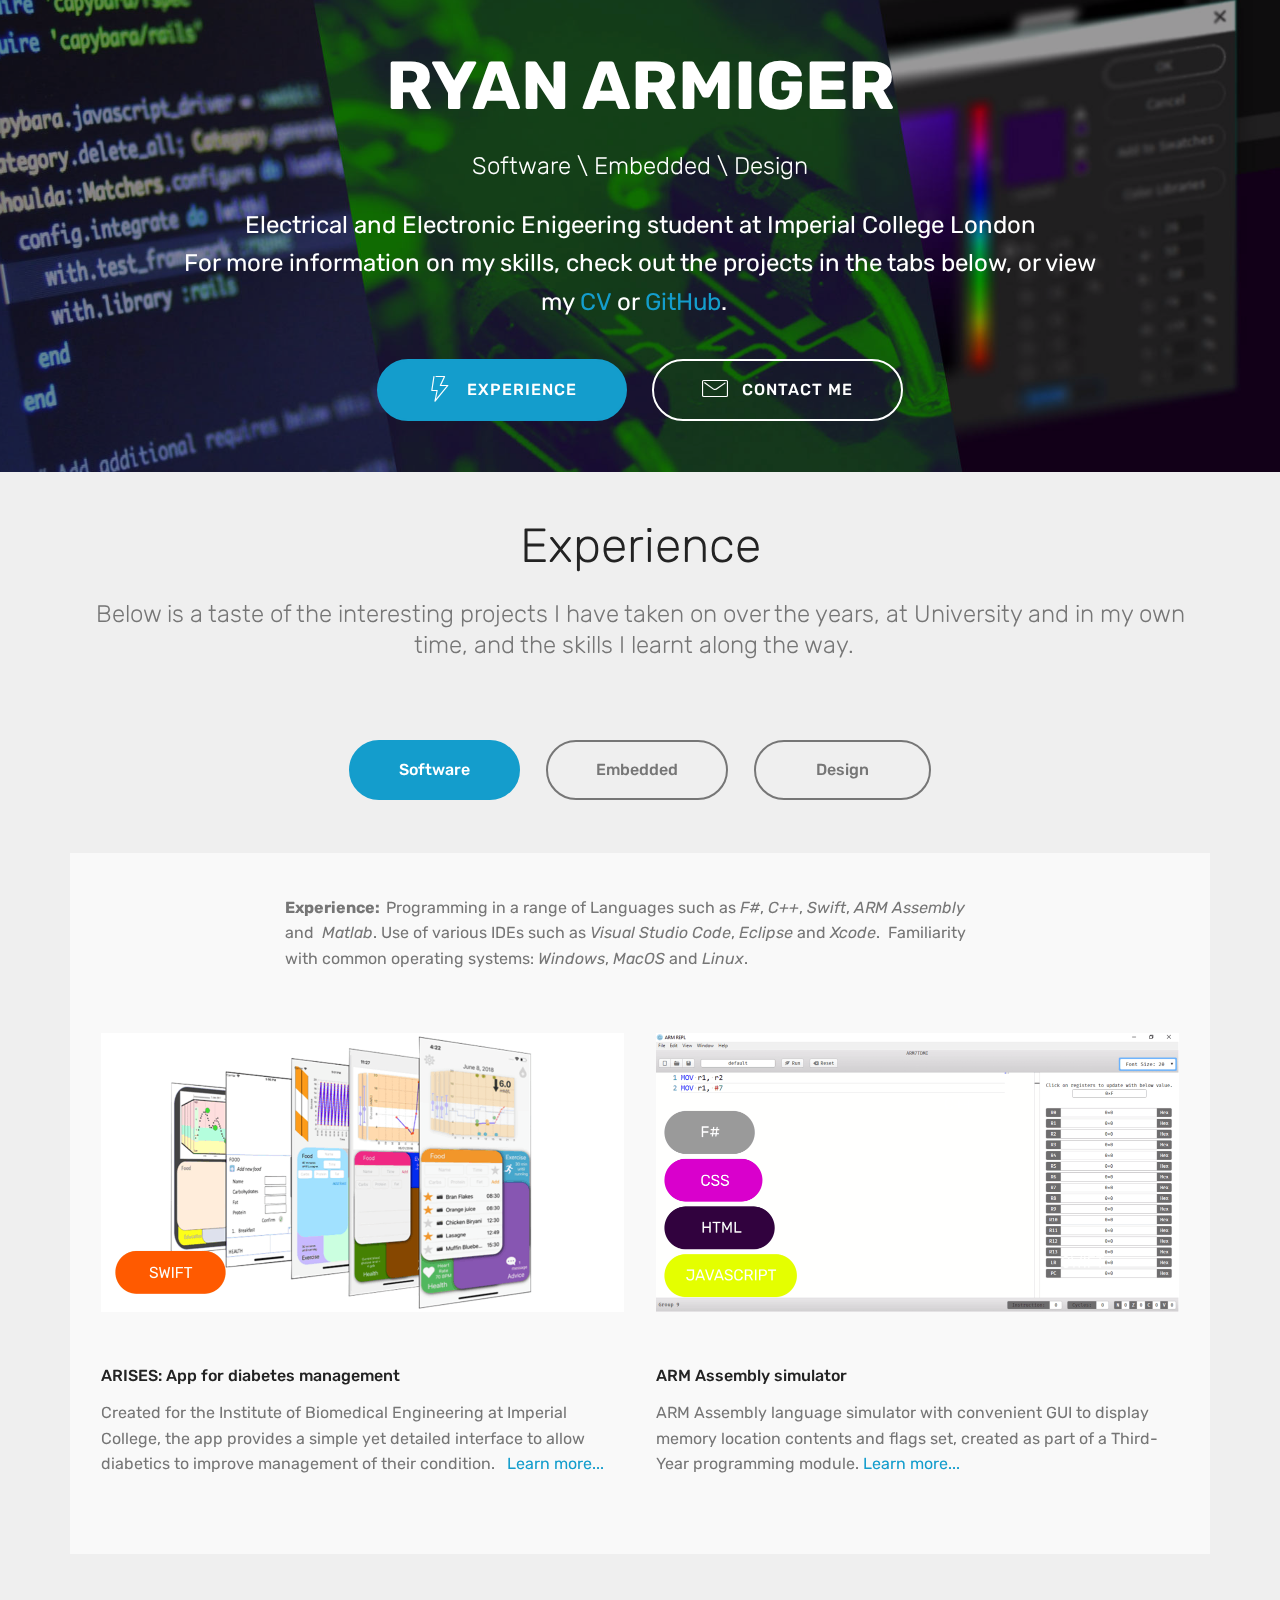
<file: index.html>
<!DOCTYPE html>
<html >
<head>
  <!-- Site made with Mobirise Website Builder v4.7.10, https://mobirise.com -->
  <meta charset="UTF-8">
  <meta http-equiv="X-UA-Compatible" content="IE=edge">
  <meta name="generator" content="Mobirise v4.7.10, mobirise.com">
  <meta name="viewport" content="width=device-width, initial-scale=1, minimum-scale=1">
  <link rel="shortcut icon" href="assets/images/favicon-128x128.png" type="image/x-icon">
  <meta name="description" content="Portfolio page for Ryan Armiger, Electrical and Electronic Engineering student at Imperial College London.">
  <title>Portfolio</title>
  <link rel="stylesheet" href="assets/web/assets/mobirise-icons/mobirise-icons.css">
  <link rel="stylesheet" href="assets/tether/tether.min.css">
  <link rel="stylesheet" href="assets/bootstrap/css/bootstrap.min.css">
  <link rel="stylesheet" href="assets/bootstrap/css/bootstrap-grid.min.css">
  <link rel="stylesheet" href="assets/bootstrap/css/bootstrap-reboot.min.css">
  <link rel="stylesheet" href="assets/animatecss/animate.min.css">
  <link rel="stylesheet" href="assets/socicon/css/styles.css">
  <link rel="stylesheet" href="assets/theme/css/style.css">
  <link rel="stylesheet" href="assets/mobirise/css/mbr-additional.css" type="text/css">



</head>
<body>
  <section class="header1 cid-qWVZUPy7MH mbr-parallax-background" id="header1-34">



    <div class="mbr-overlay" style="opacity: 0.4; background-color: rgb(0, 0, 0);">
    </div>

    <div class="container">
        <div class="row justify-content-md-center">
            <div class="mbr-white col-md-10">
                <h1 class="mbr-section-title align-center mbr-bold pb-3 mbr-fonts-style display-1">
                    RYAN ARMIGER</h1>
                <h3 class="mbr-section-subtitle align-center mbr-light pb-3 mbr-fonts-style display-5">Software \ Embedded \ Design</h3>
                <p class="mbr-text align-center pb-3 mbr-fonts-style display-5">
                    Electrical and Electronic Enigeering student at Imperial College London<br>For more information on my skills, check out the projects in the tabs below, or view my <a href="assets/files/Ryan%20Stewart%20Armiger%20CV2018.pdf" target="_blank">CV</a> or <a href="https://github.com/RyanArmiger" target="_blank">GitHub</a>. &nbsp;</p>
                <div class="mbr-section-btn align-center"><a class="btn btn-md btn-primary display-4" href="index.html#tabs3-e"><span class="mbri-speed mbr-iconfont mbr-iconfont-btn"></span>
                        EXPERIENCE</a>
                    <a class="btn btn-md btn-white-outline display-4" href="index.html#form1-5"><span class="mbri-letter mbr-iconfont mbr-iconfont-btn"></span>
                        CONTACT ME</a></div>
            </div>
        </div>
    </div>

</section>

<section class="tabs3 cid-qWKvKOwUT8" id="tabs3-e">





    <div class="container">
        <h2 class="mbr-section-title align-center pb-3 mbr-fonts-style display-2">
           Experience</h2>
        <h3 class="mbr-section-subtitle  display-5 align-center mbr-light mbr-fonts-style">Below is a taste of the interesting projects I have taken on over the years, at University and in my own time, and the skills I learnt along the way. &nbsp;</h3>
    </div>
    <div class="container-fluid">
        <div class="row tabcont">
            <ul class="nav nav-tabs pt-3 mt-5" role="tablist">
                <li class="nav-item mbr-fonts-style"><a class="nav-link active show display-7" role="tab" data-toggle="tab" href="#tabs3-e_tab0" aria-selected="true">
                        Software</a></li>
                <li class="nav-item mbr-fonts-style"><a class="nav-link show active display-7" role="tab" data-toggle="tab" href="#tabs3-e_tab1" aria-selected="true">Embedded</a></li>
                <li class="nav-item mbr-fonts-style"><a class="nav-link show active display-7" role="tab" data-toggle="tab" href="#tabs3-e_tab2" aria-selected="true">&nbsp; &nbsp;Design &nbsp;&nbsp;</a></li>



            </ul>
        </div>
    </div>

    <div class="container">
        <div class="row px-1">
            <div class="tab-content">
                <div id="tab1" class="tab-pane in active mbr-table" role="tabpanel">
                    <div class="row tab-content-row">
                      <div class="mbr-section article content1 cid-qWKDQcT6qO" id="content1-q">



                          <div class="container">
                              <div class="media-container-row">
                                  <div class="mbr-text col-12 col-md-8 mbr-fonts-style display-7"><p><strong><br></strong></p><p><strong>Experience: </strong><strong>&nbsp;</strong><span style="font-size: 1rem;">Programming in a range of Languages such as <em>F#</em>, <em>C++</em>, <em>Swift</em>, <em>ARM Assembly</em> and &nbsp;<em>Matlab</em>. Use of various IDEs such as <em>Visual Studio Code</em>, <em>Eclipse</em> and<em> Xcode</em>. &nbsp;Familiarity with common operating systems: <em>Windows</em>, <em>MacOS</em> and <em>Linux</em>.</span><br></p></div>
                              </div>
                          </div>
                      </div>


                      <div class="features2 cid-qWKAKwl34w" id="features2-g">





                          <div class="container">
                              <div class="media-container-row">
                                  <div class="card p-3 col-12 col-md-6">
                                      <div class="card-wrapper">
                                          <div class="card-img">
                                              <img src="assets/images/arises-1046x557.png" alt="Mobirise" title="">
                                          </div>
                                          <div class="card-box">
                                              <h4 class="card-title pb-3 mbr-fonts-style display-7">ARISES: App for diabetes management</h4>
                                              <p class="mbr-text mbr-fonts-style display-7">Created for the Institute of Biomedical Engineering at Imperial College, the app provides a simple yet detailed interface to allow diabetics to improve management of their condition. &nbsp;&nbsp;<a href="arises.html#content5-2b">Learn more...</a>
                                              </p>
                                          </div>
                                      </div>
                                  </div>

                                  <div class="card p-3 col-12 col-md-6">
                                      <div class="card-wrapper">
                                          <div class="card-img">
                                              <img src="assets/images/armas-1046x557.png" alt="Mobirise" title="">
                                          </div>
                                          <div class="card-box ">
                                              <h4 class="card-title pb-3 mbr-fonts-style display-7">
                                                  ARM Assembly simulator</h4>
                                              <p class="mbr-text mbr-fonts-style display-7">
                                                  ARM Assembly language simulator with convenient GUI to display memory location contents and flags set, created as part of a Third-Year programming module. <a href="arm.html#content5-1a">Learn more...</a>
                                              </p>
                                          </div>
                                      </div>
                                  </div>




                              </div>
                          </div>
                      </div>



                    </div>
                </div>

                <div id="tab2" class="tab-pane  mbr-table" role="tabpanel">
                    <div class="row tab-content-row">


                      <div class="mbr-section article content1 cid-qWKMVY9SfH" id="content1-r">



                          <div class="container">
                              <div class="media-container-row">
                                  <div class="mbr-text col-12 col-md-8 mbr-fonts-style display-7"><p><strong><br></strong></p><p><strong>Experience:&nbsp;</strong> Practical experience designing, soldering, debugging and analysing circuits with standard lab equipment. Use of design software such as<em> CircuitMaker</em> and programming embedded systems in <em>C++</em>&nbsp;and FPGAs in <em>Verilog</em>  using <em>Quartus</em>.</p></div>
                              </div>
                          </div>
                      </div>

                      <div class="features2 cid-qWKALlrL6l" id="features2-h">





                          <div class="container">
                              <div class="media-container-row">
                                  <div class="card p-3 col-12 col-md-6">
                                      <div class="card-wrapper">
                                          <div class="card-img">
                                              <img src="assets/images/mbed-1046x557.png" alt="Mobirise" title="">
                                          </div>
                                          <div class="card-box">
                                              <h4 class="card-title pb-3 mbr-fonts-style display-7">
                                                  Mbed Signal Generator</h4>
                                              <p class="mbr-text mbr-fonts-style display-7">
                                                  Simple low-to-medium frequency signal generator for square, sawtooth and sine waves. Features capacitive switches and an OLED display with a GUI programmed on an Mbed.&nbsp;<a href="signalgenerator.html#content5-1g">Learn more...</a>
                                              </p>
                                          </div>
                                      </div>
                                  </div>

                                  <div class="card p-3 col-12 col-md-6">
                                      <div class="card-wrapper">
                                          <div class="card-img">
                                              <img src="assets/images/pettracker-1046x557.png" alt="Mobirise" title="">
                                          </div>
                                          <div class="card-box ">
                                              <h4 class="card-title pb-3 mbr-fonts-style display-7">
                                                  Pet Tracker</h4>
                                              <p class="mbr-text mbr-fonts-style display-7">Small GPS tracking device, marketed at pet owners. Features a feasibility study on generating power from the movement of pets. Created in a Second-Year group project. &nbsp;<a href="pettracker.html#content5-y">Learn more...</a>
                                              </p>
                                          </div>
                                      </div>
                                  </div>




                              </div>
                          </div>
                      </div>


                    </div>
                </div>

                <div id="tab3" class="tab-pane  mbr-table" role="tabpanel">
                    <div class="row tab-content-row">

                      <div class="mbr-section article content1 cid-qWKMWNjaxk" id="content1-s">



                          <div class="container">
                              <div class="media-container-row">
                                  <div class="mbr-text col-12 col-md-8 mbr-fonts-style display-7"><p><strong><br></strong></p><p><strong>Experience:</strong>&nbsp;Familiarity with a range of design software including <em>Adobe Photoshop/Illustrator/Premiere Pro</em>. Amateur experience designing a range of products such as Raster/Vector images, iOS apps, software GUIs and event branding.&nbsp;</p></div>
                              </div>
                          </div>
                      </div>

                      <div class="carousel slide cid-qWR8Qe9Dxo" data-interval="false" id="slider2-2p">


                          <div class="container content-slider">
                              <div class="content-slider-wrap">
                                  <div><div class="mbr-slider slide carousel" data-pause="true" data-keyboard="false" data-ride="false" data-interval="false"><ol class="carousel-indicators"><li data-app-prevent-settings="" data-target="#slider2-2p" class=" active" data-slide-to="0"></li><li data-app-prevent-settings="" data-target="#slider2-2p" data-slide-to="1"></li><li data-app-prevent-settings="" data-target="#slider2-2p" data-slide-to="2"></li><li data-app-prevent-settings="" data-target="#slider2-2p" data-slide-to="3"></li></ol><div class="carousel-inner" role="listbox"><div class="carousel-item slider-fullscreen-image active" data-bg-video-slide="false" style="background-image: url(assets/images/arisesdesign-2000x1066.png);"><div class="container container-slide"><div class="image_wrapper"><div class="mbr-overlay" style="opacity: 0.7; background-color: rgb(35, 35, 35);"></div><img src="assets/images/arisesdesign-2000x1066.png"><div class="carousel-caption justify-content-center"><div class="col-10 align-center"><h2 class="mbr-fonts-style display-2">IOS APPS</h2><div class="mbr-section-btn" buttons="0"><a class="btn display-4 btn-primary" href="arises.html#content5-2b">VIEW PROJECT</a> </div></div></div></div></div></div><div class="carousel-item slider-fullscreen-image" data-bg-video-slide="false" style="background-image: url(assets/images/profiles-2000x1066.png);"><div class="container container-slide"><div class="image_wrapper"><div class="mbr-overlay" style="opacity: 0.4;"></div><img src="assets/images/profiles-2000x1066.png"><div class="carousel-caption justify-content-center"><div class="col-10 align-center"><h2 class="mbr-fonts-style display-2">VECTOR IMAGES</h2><div class="mbr-section-btn" buttons="0"><a class="btn btn-primary display-4" href="design.html#content4-2s">VIEW MORE</a> </div></div></div></div></div></div><div class="carousel-item slider-fullscreen-image" data-bg-video-slide="false" style="background-image: url(assets/images/time-2000x1066.png);"><div class="container container-slide"><div class="image_wrapper"><div class="mbr-overlay" style="opacity: 0.3; background-color: rgb(35, 35, 35);"></div><img src="assets/images/time-2000x1066.png"><div class="carousel-caption justify-content-center"><div class="col-10 align-center"><h2 class="mbr-fonts-style display-2">RASTER IMAGES</h2><div class="mbr-section-btn" buttons="0"><a class="btn display-4 btn-primary" href="design.html#content4-2y">VIEW MORE</a> </div></div></div></div></div></div><div class="carousel-item slider-fullscreen-image" data-bg-video-slide="false" style="background-image: url(assets/images/branding-1-2000x1066.png);"><div class="container container-slide"><div class="image_wrapper"><div class="mbr-overlay" style="opacity: 0.5;"></div><img src="assets/images/branding-1-2000x1066.png"><div class="carousel-caption justify-content-center"><div class="col-10 align-center"><h2 class="mbr-fonts-style display-2">BRANDING</h2><div class="mbr-section-btn" buttons="0"><a class="btn btn-primary display-4" href="design.html#content4-2s">VIEW MORE</a> </div></div></div></div></div></div></div><a data-app-prevent-settings="" class="carousel-control carousel-control-prev" role="button" data-slide="prev" href="#slider2-2p"><span aria-hidden="true" class="mbri-left mbr-iconfont"></span><span class="sr-only">Previous</span></a><a data-app-prevent-settings="" class="carousel-control carousel-control-next" role="button" data-slide="next" href="#slider2-2p"><span aria-hidden="true" class="mbri-right mbr-iconfont"></span><span class="sr-only">Next</span></a></div></div>
                              </div>
                          </div>
                      </div>




                    </div>
                </div>

            </div>
        </div>
    </div>
</section>


<section class="cid-qX3N71RAOn" id="social-buttons1-35">





    <div class="container">
        <div class="media-container-row">
            <div class="col-md-8 align-center">
                <h2 class="pb-3 mbr-section-title mbr-fonts-style display-2">
                    SHARE THIS PAGE!
                </h2>
                <div>
                    <div class="mbr-social-likes" data-counters="false">
                        <span class="btn btn-social facebook mx-2" title="Share link on Facebook">
                            <i class="socicon socicon-facebook"></i>
                        </span>
                        <span class="btn btn-social twitter mx-2" title="Share link on Twitter">
                            <i class="socicon socicon-twitter"></i>
                        </span>
                        <span class="btn btn-social plusone mx-2" title="Share link on Google+">
                            <i class="socicon socicon-googleplus"></i>
                        </span>


                    </div>
                </div>
            </div>
        </div>
    </div>
</section>

<section class="mbr-section form1 cid-qWK73XrUxi" id="form1-5">




    <div class="container">
        <div class="row justify-content-center">
            <div class="title col-12 col-lg-8">
                <h2 class="mbr-section-title align-center pb-3 mbr-fonts-style display-2">
                    CONTACT ME</h2>
                <h3 class="mbr-section-subtitle align-center mbr-light pb-3 mbr-fonts-style display-5">
                    For any enquiries, please leave a message below</h3>
            </div>
        </div>
    </div>
    <div class="container">
        <div class="row justify-content-center">
            <div class="media-container-column col-lg-8" data-form-type="formoid">
                    <div data-form-alert="" hidden="">
                        Thanks for filling out the form!
                    </div>

                    <form class="mbr-form" action="https://mobirise.com/" method="post" data-form-title="Mobirise Form"><input type="hidden" name="email" data-form-email="true" value="W2tw/8oWwjeKt0fLaN+Scb14A5HKC+0IuGD9U3GHQBgBjIVMj/N17WCIT9jJWD8GEDleRQBZS4o5+EPVGOgEWZ5RxBDIUhEuZEmxjOXT1BM0Lm8Rtkl2M/BRwo+YHHOK" data-form-field="Email">
                        <div class="row row-sm-offset">
                            <div class="col-md-4 multi-horizontal" data-for="name">
                                <div class="form-group">
                                    <label class="form-control-label mbr-fonts-style display-7" for="name-form1-5">Name</label>
                                    <input type="text" class="form-control" name="name" data-form-field="Name" required="" id="name-form1-5">
                                </div>
                            </div>
                            <div class="col-md-4 multi-horizontal" data-for="email">
                                <div class="form-group">
                                    <label class="form-control-label mbr-fonts-style display-7" for="email-form1-5">Email</label>
                                    <input type="email" class="form-control" name="email" data-form-field="Email" required="" id="email-form1-5">
                                </div>
                            </div>
                            <div class="col-md-4 multi-horizontal" data-for="phone">
                                <div class="form-group">
                                    <label class="form-control-label mbr-fonts-style display-7" for="phone-form1-5">Phone</label>
                                    <input type="tel" class="form-control" name="phone" data-form-field="Phone" id="phone-form1-5">
                                </div>
                            </div>
                        </div>
                        <div class="form-group" data-for="message">
                            <label class="form-control-label mbr-fonts-style display-7" for="message-form1-5">Message</label>
                            <textarea type="text" class="form-control" name="message" rows="7" data-form-field="Message" id="message-form1-5"></textarea>
                        </div>

                        <span class="input-group-btn">
                            <button href="" type="submit" class="btn btn-primary btn-form display-4">SEND FORM</button>
                        </span>
                    </form>
            </div>
        </div>
    </div>
</section>

<section once="" class="cid-qWK6LKjqwU" id="footer6-3">





    <div class="container">
        <div class="media-container-row align-center mbr-white">
            <div class="col-12">
                <p class="mbr-text mb-0 mbr-fonts-style display-7">
                    © Copyright 2018 Ryan Armiger - All Rights Reserved
                </p>
            </div>
        </div>
    </div>
</section>


  <script src="assets/web/assets/jquery/jquery.min.js"></script>
  <script src="assets/popper/popper.min.js"></script>
  <script src="assets/tether/tether.min.js"></script>
  <script src="assets/bootstrap/js/bootstrap.min.js"></script>
  <script src="assets/smoothscroll/smooth-scroll.js"></script>
  <script src="assets/parallax/jarallax.min.js"></script>
  <script src="assets/viewportchecker/jquery.viewportchecker.js"></script>
  <script src="assets/mbr-tabs/mbr-tabs.js"></script>
  <script src="assets/ytplayer/jquery.mb.ytplayer.min.js"></script>
  <script src="assets/vimeoplayer/jquery.mb.vimeo_player.js"></script>
  <script src="assets/bootstrapcarouselswipe/bootstrap-carousel-swipe.js"></script>
  <script src="assets/sociallikes/social-likes.js"></script>
  <script src="assets/theme/js/script.js"></script>
  <script src="assets/slidervideo/script.js"></script>
  <script src="assets/formoid/formoid.min.js"></script>


 <div id="scrollToTop" class="scrollToTop mbr-arrow-up"><a style="text-align: center;"><i></i></a></div>
    <input name="animation" type="hidden">
  </body>
</html>
</file>
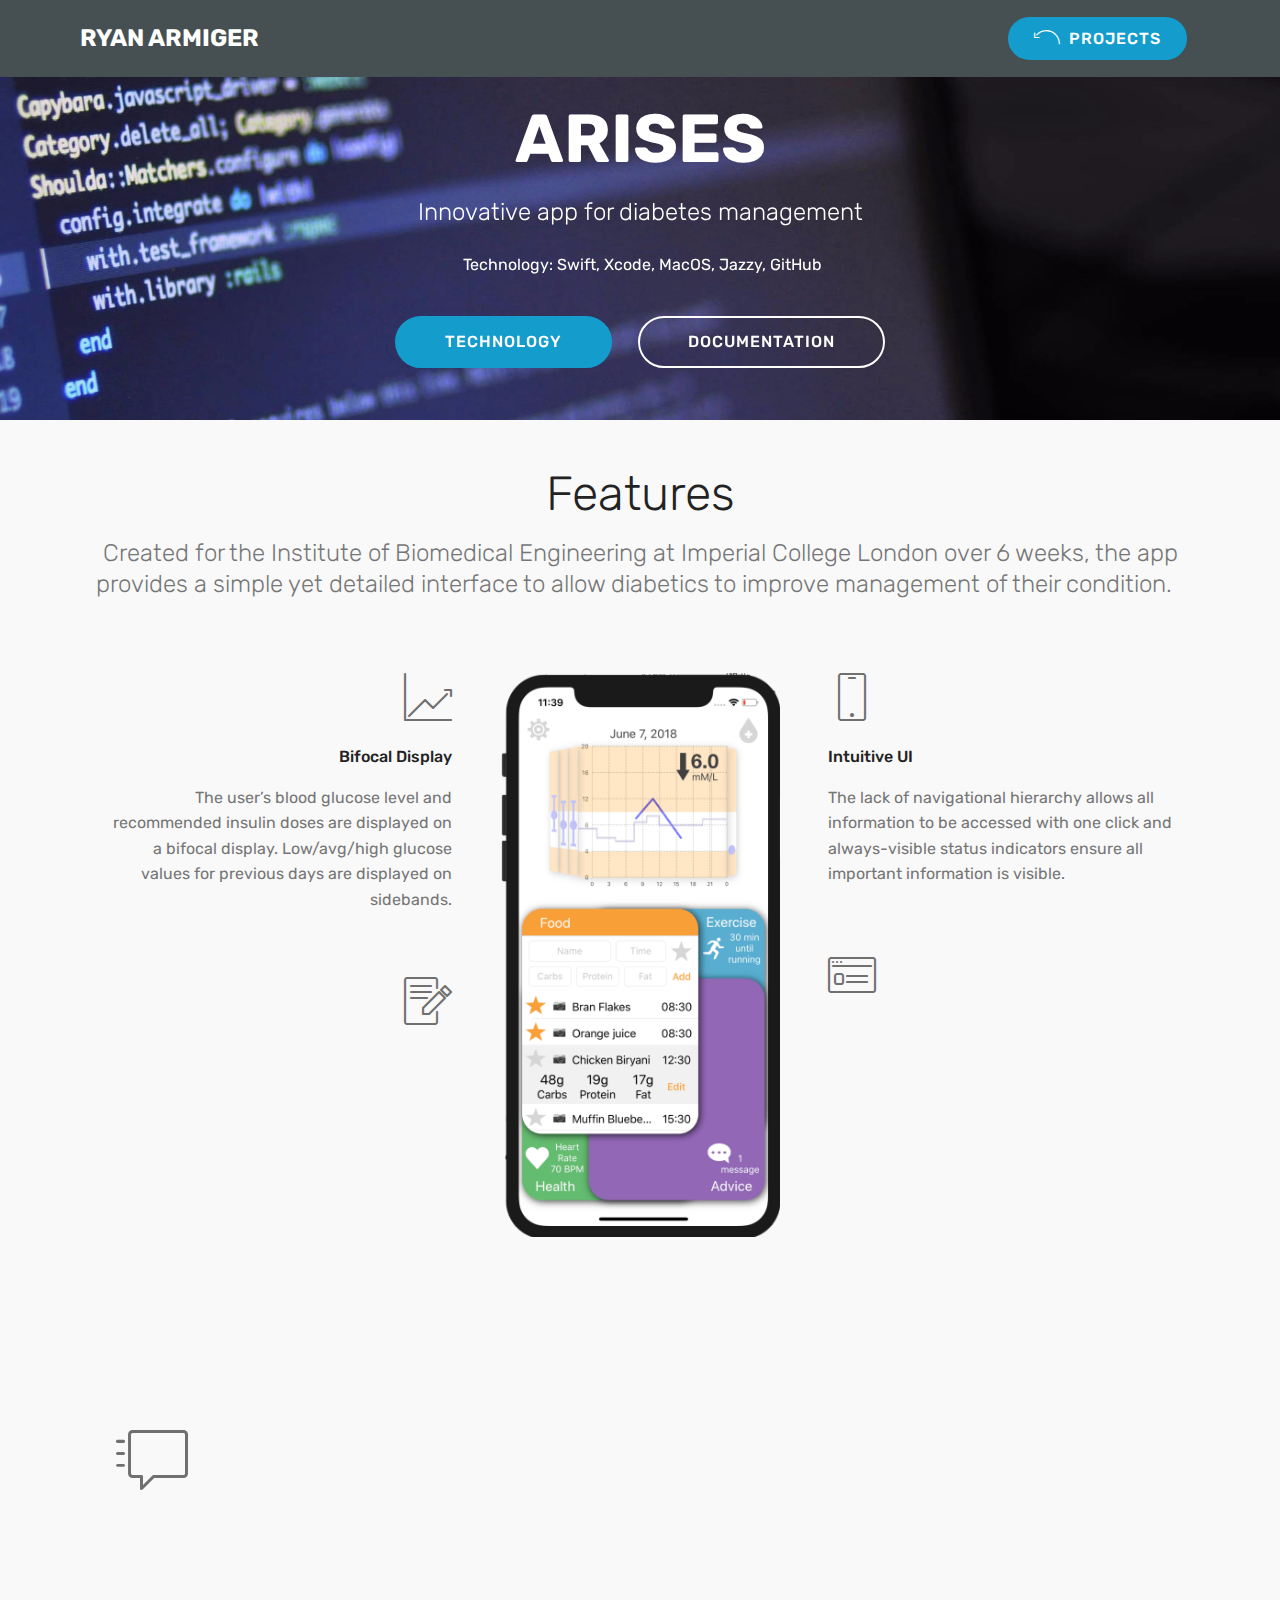
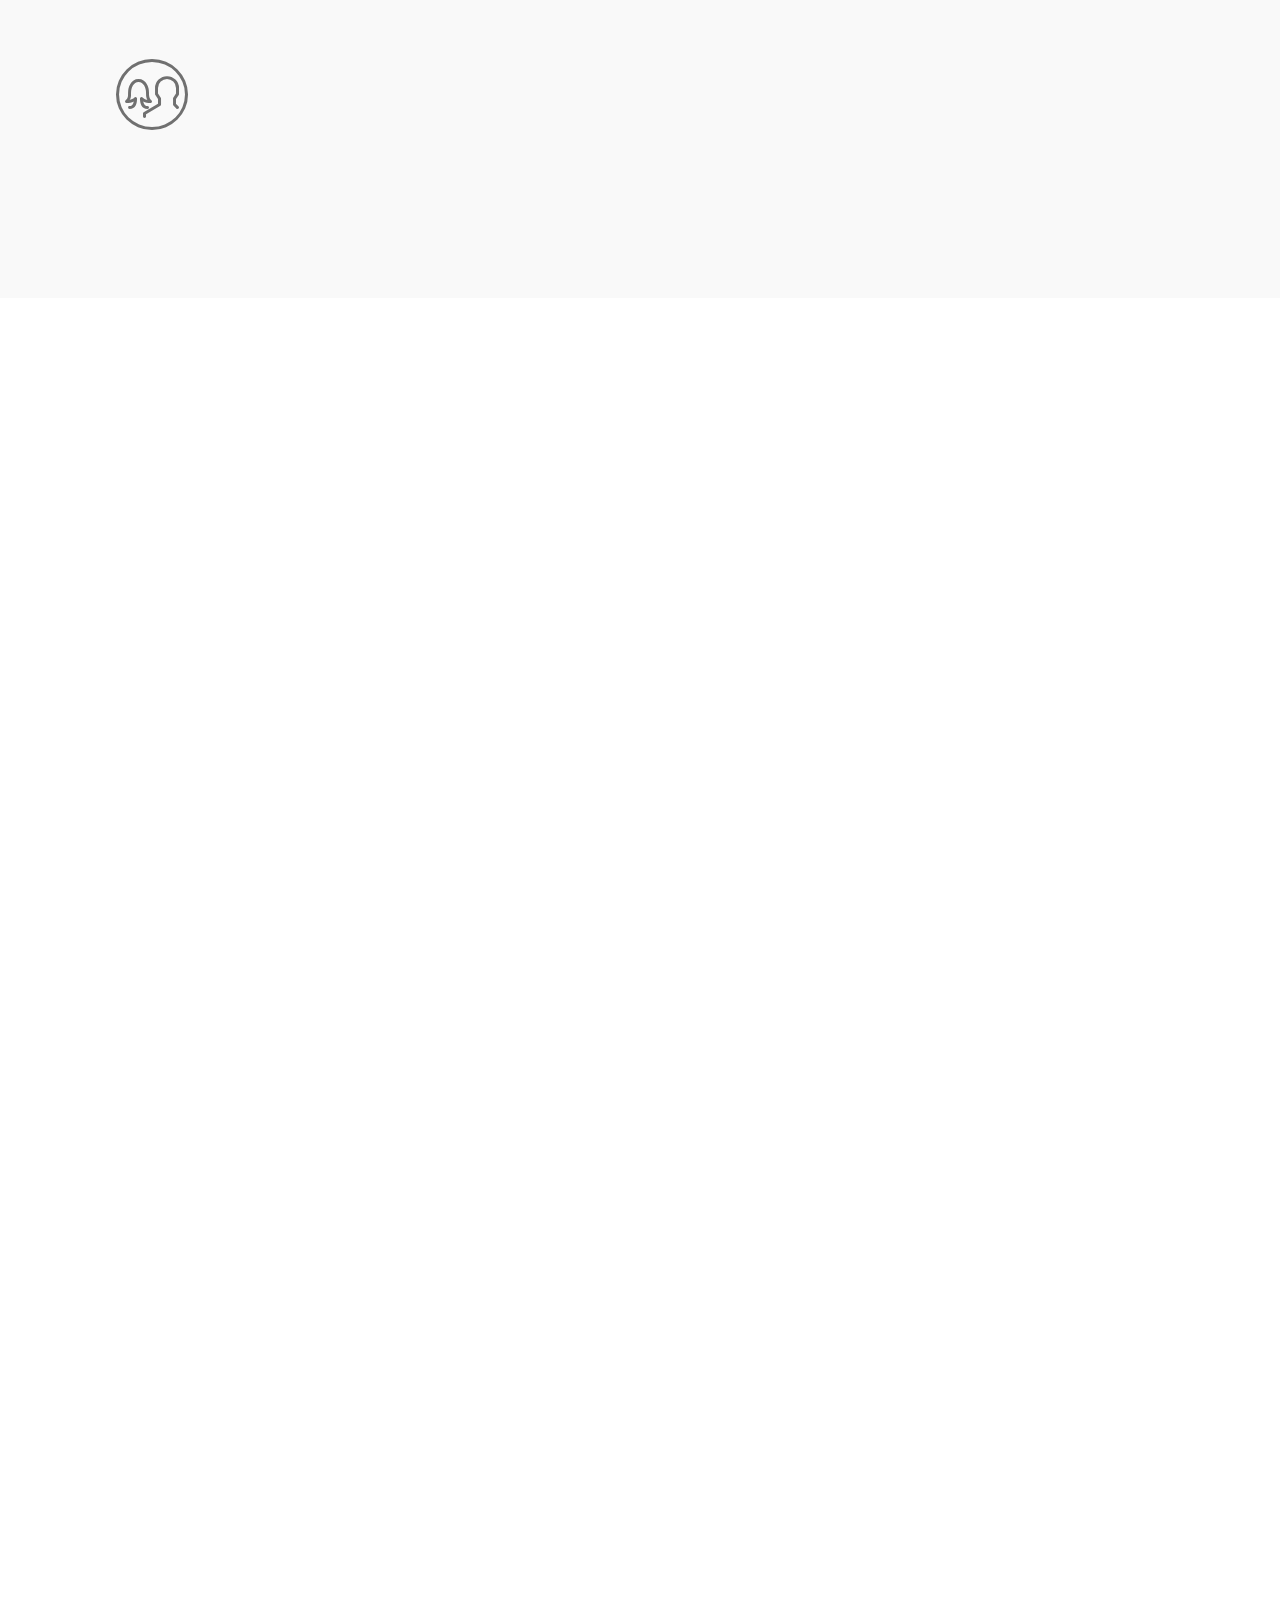
<file: arises.html>
<!DOCTYPE html>
<html >
<head>
  <!-- Site made with Mobirise Website Builder v4.7.10, https://mobirise.com -->
  <meta charset="UTF-8">
  <meta http-equiv="X-UA-Compatible" content="IE=edge">
  <meta name="generator" content="Mobirise v4.7.10, mobirise.com">
  <meta name="viewport" content="width=device-width, initial-scale=1, minimum-scale=1">
  <link rel="shortcut icon" href="assets/images/favicon-128x128.png" type="image/x-icon">
  <meta name="description" content="Project page for ARISES, an innovative healthcare app for diabetes management.">
  <title>ARISES</title>
  <link rel="stylesheet" href="assets/web/assets/mobirise-icons/mobirise-icons.css">
  <link rel="stylesheet" href="assets/tether/tether.min.css">
  <link rel="stylesheet" href="assets/bootstrap/css/bootstrap.min.css">
  <link rel="stylesheet" href="assets/bootstrap/css/bootstrap-grid.min.css">
  <link rel="stylesheet" href="assets/bootstrap/css/bootstrap-reboot.min.css">
  <link rel="stylesheet" href="assets/dropdown/css/style.css">
  <link rel="stylesheet" href="assets/animatecss/animate.min.css">
  <link rel="stylesheet" href="assets/socicon/css/styles.css">
  <link rel="stylesheet" href="assets/theme/css/style.css">
  <link rel="stylesheet" href="assets/mobirise/css/mbr-additional.css" type="text/css">
  
  
  
</head>
<body>
  <section class="menu cid-qWK7P46X6q" once="menu" id="menu1-c">

    

    <nav class="navbar navbar-expand beta-menu navbar-dropdown align-items-center navbar-toggleable-sm">
        <button class="navbar-toggler navbar-toggler-right" type="button" data-toggle="collapse" data-target="#navbarSupportedContent" aria-controls="navbarSupportedContent" aria-expanded="false" aria-label="Toggle navigation">
            <div class="hamburger">
                <span></span>
                <span></span>
                <span></span>
                <span></span>
            </div>
        </button>
        <div class="menu-logo">
            <div class="navbar-brand">
                
                <span class="navbar-caption-wrap"><a class="navbar-caption text-white display-5" href="index.html#header9-0">
                        RYAN ARMIGER</a></span>
            </div>
        </div>
        <div class="collapse navbar-collapse" id="navbarSupportedContent">
            
            <div class="navbar-buttons mbr-section-btn"><a class="btn btn-sm btn-primary display-4" href="index.html#tabs3-e"><span class="mbri-undo mbr-iconfont mbr-iconfont-btn"></span>PROJECTS</a></div>
        </div>
    </nav>
</section>

<section class="engine"><a href="https://mobiri.se/n">simple site templates</a></section><section class="mbr-section content5 cid-qWQ5MZjkpf mbr-parallax-background" id="content5-2b">

    

    

    <div class="container">
        <div class="media-container-row">
            <div class="title col-12 col-md-8">
                <h2 class="align-center mbr-bold mbr-white pb-3 mbr-fonts-style display-1">
                    ARISES</h2>
                <h3 class="mbr-section-subtitle align-center mbr-light mbr-white pb-3 mbr-fonts-style display-5">
                    Innovative app for diabetes management</h3>
                <p class="mbr-text align-center mbr-white pb-3 mbr-fonts-style display-7">&nbsp;Technology: Swift, Xcode, MacOS, Jazzy, GitHub</p>
                <div class="mbr-section-btn align-center"><a class="btn btn-primary display-4" href="arises.html#content4-21">TECHNOLOGY</a>
                    <a class="btn btn-white-outline display-4" href="https://danwells96.github.io/ARISES/index.html">DOCUMENTATION</a></div>
            </div>
        </div>
    </div>
</section>

<section class="features12 cid-qWPSmh9oeg" id="features12-1r">
    
    

    

    <div class="container">
        <h2 class="mbr-section-title pb-2 mbr-fonts-style display-2">
            Features</h2>
        <h3 class="mbr-section-subtitle pb-3 mbr-fonts-style display-5">Created for the Institute of Biomedical Engineering at Imperial College London over 6 weeks, the app provides a simple yet detailed interface to allow diabetics to improve management of their condition. &nbsp;</h3>

        <div class="media-container-row pt-5">
            <div class="block-content align-right">
                <div class="card pl-3 pr-3 pb-5">
                    <div class="mbr-card-img-title">
                        <div class="card-img pb-3">
                             <span class="mbr-iconfont mbri-growing-chart"></span>
                        </div>
                        <div class="mbr-crt-title">
                            <h4 class="card-title py-2 mbr-crt-title mbr-fonts-style display-7">
                                Bifocal Display</h4>
                        </div>
                    </div>                

                    <div class="card-box">
                        <p class="mbr-text mbr-section-text mbr-fonts-style display-7">
                            The user’s blood glucose level and recommended insulin doses are displayed on a bifocal display. Low/avg/high glucose values for previous days are displayed on sidebands.</p>
                    </div>
                </div>

                <div class="card pl-3 pr-3 pb-5">
                    <div class="mbr-card-img-title">
                        <div class="card-img pb-3">
                            <span class="mbr-iconfont mbri-edit"></span>
                        </div>
                        <div class="mbr-crt-title">
                            <h4 class="card-title py-2 mbr-crt-title mbr-fonts-style display-7">
                                Habit Logging</h4>
                        </div>
                    </div>
                    <div class="card-box">
                        <p class="mbr-text mbr-section-text mbr-fonts-style display-7">
                            The food and exercise sections allow the user to input information about meals and exercise activities respectively, and includes a favouriting system for convenience.
                        </p>
                    </div>
                </div>
            </div>

            <div class="mbr-figure" style="width: 31%;">
                <img src="assets/images/appscreenshot-610x1230.png" alt="Mobirise" title="">
            </div>

            <div class="block-content align-left  ">
                <div class="card pl-3 pr-3 pb-5">
                    <div class="mbr-card-img-title">
                        <div class="card-img pb-3">
                             <span class="mbr-iconfont mbri-mobile"></span>
                        </div>
                        <div class="mbr-crt-title">
                            <h4 class="card-title py-2 mbr-crt-title mbr-fonts-style display-7">
                                Intuitive UI</h4>
                        </div>
                    </div>                

                    <div class="card-box">
                        <p class="mbr-text mbr-section-text mbr-fonts-style display-7">
                            The lack of navigational hierarchy allows all information to be accessed with one click and always-visible status indicators ensure all important information is visible.</p>
                    </div>
                </div>

                <div class="card pl-3 pr-3 pb-5">
                    <div class="mbr-card-img-title">
                        <div class="card-img pb-3">
                            <span class="mbri-sites mbr-iconfont"></span>
                        </div>
                        <div class="mbr-crt-title">
                            <h4 class="card-title py-2 mbr-crt-title mbr-fonts-style display-7">
                                Summary Info</h4>
                        </div>
                    </div>
                    <div class="card-box">
                        <p class="mbr-text mbr-section-text mbr-fonts-style display-7">Each day's meal and exercise logs are displayed and the health section lets the user view and filter through summaries of previous day's logs.&nbsp;</p>
                    </div>
                </div>
            </div>
        </div>
    </div>
</section>

<section class="features11 cid-qWPY1lm9Cf" id="features11-1y">

    

    

    <div class="container">   
        <div class="col-md-12">
            <div class="media-container-row">
                <div class="mbr-figure" style="width: 60%;">
                    <img src="assets/images/progression-629x480.png" alt="Mobirise" title="">
                </div>
                <div class=" align-left aside-content">
                    <h2 class="mbr-title pt-2 mbr-fonts-style display-2">
                        Design Process</h2>
                    <div class="mbr-section-text">
                        
                    </div>

                    <div class="block-content">
                        <div class="card p-3 pr-3">
                            <div class="media">
                                <div class=" align-self-center card-img pb-3">
                                    <span class="mbr-iconfont mbri-help"></span>
                                </div>     
                                <div class="media-body">
                                    <h4 class="card-title mbr-fonts-style display-7">
                                        Communication with the client</h4>
                                </div>
                            </div>                

                            <div class="card-box">
                                <p class="block-text mbr-fonts-style display-7">
                                   Weekly meetings ensured the iterative process of development remained true to the aims of the client, while allowing the development team to offer practical, aesthetic and technically viable solutions.</p>
                            </div>
                        </div>

                        <div class="card p-3 pr-3">
                            <div class="media">
                                <div class="align-self-center card-img pb-3">
                                    <span class="mbr-iconfont mbri-users"></span>
                                </div>     
                                <div class="media-body">
                                    <h4 class="card-title mbr-fonts-style display-7">
                                        Focus groups with Diabetics</h4>
                                </div>
                            </div>                

                            <div class="card-box">
                                <p class="block-text mbr-fonts-style display-7">Multiple focus groups with diabetics allowed critical input from target users on the usefulness and priority of the app's features.&nbsp;</p>
                            </div>
                        </div>
                    </div>
                </div>
            </div>
        </div> 
    </div>          
</section>

<section class="mbr-section content4 cid-qWPZsnbaUH" id="content4-21">

    

    <div class="container">
        <div class="media-container-row">
            <div class="title col-12 col-md-8">
                <h2 class="align-center pb-3 mbr-fonts-style display-2">Technology</h2>
                <h3 class="mbr-section-subtitle align-center mbr-light mbr-fonts-style display-5">
                    Designed in Xcode using the Swift, all code available on GitHub and fully documented at the links below</h3>
                
            </div>
        </div>
    </div>
</section>

<section class="mbr-section content8 cid-qWPZUxamYt" id="content8-24">

    

    <div class="container">
        <div class="media-container-row title">
            <div class="col-12 col-md-8">
                <div class="mbr-section-btn align-center"><a class="btn btn-primary display-4" href="https://github.com/RyanArmiger">GITHUB</a>
                    <a class="btn btn-black-outline display-4" href="https://danwells96.github.io/ARISES/index.html">DOCS</a></div>
            </div>
        </div>
    </div>
</section>

<section class="header3 cid-qWQ0fSXHe8" id="header3-25">

    

    

    <div class="container">
        <div class="media-container-row">
            <div class="mbr-figure" style="width: 75%;">
                <img src="assets/images/storyboard-1014x1086.png" alt="Mobirise" title="">
            </div>

            <div class="media-content">
                <h1 class="mbr-section-title mbr-white pb-3 mbr-fonts-style display-2">
                    User Interface</h1>
                
                <div class="mbr-section-text mbr-white pb-3 ">
                    <p class="mbr-text mbr-fonts-style display-5">
                        The navigation between domains within the app is handled by hiding and displaying embedded views. This allows each view to be controlled by a separate view controller, greatly simplifying development. <br>Communication between view controllers is handled via iOS' radio system, the Notification Centre, which alerts view controllers when their view needs to be updated and passes small amounts of information.</p>
                </div>
                <div class="mbr-section-btn"><a class="btn btn-md btn-primary display-4" href="https://danwells96.github.io/ARISES/program-architecture.html">LEARN MORE</a>
                    <a class="btn btn-md btn-white-outline display-4" href="https://mobirise.com">LIVE DEMO</a></div>
            </div>
        </div>
    </div>

</section>

<section class="header3 cid-qWQ0shv1Bw" id="header3-26">

    

    

    <div class="container">
        <div class="media-container-row">
            <div class="mbr-figure" style="width: 100%;">
                <img src="assets/images/database-1014x652.png" alt="Mobirise" title="">
            </div>

            <div class="media-content">
                <h1 class="mbr-section-title mbr-white pb-3 mbr-fonts-style display-2">
                    Relational Database</h1>
                
                <div class="mbr-section-text mbr-white pb-3 ">
                    <p class="mbr-text mbr-fonts-style display-5">A relational database is used to connect and store the user's habit logs. These are persisted using iOS device's "Core Data". The relationships between objects and extension methods created allow simple, intuitive access to user information.</p>
                </div>
                <div class="mbr-section-btn"><a class="btn btn-md btn-primary display-4" href="https://danwells96.github.io/ARISES/Model.html">LEARN MORE</a>
                    <a class="btn btn-md btn-white-outline display-4" href="https://mobirise.com">LIVE DEMO</a></div>
            </div>
        </div>
    </div>

</section>

<section class="header3 cid-qWQ1NLr6RM" id="header3-27">

    

    

    <div class="container">
        <div class="media-container-row">
            <div class="mbr-figure" style="width: 100%;">
                <img src="assets/images/docs-1014x916.png" alt="Mobirise" title="">
            </div>

            <div class="media-content">
                <h1 class="mbr-section-title mbr-white pb-3 mbr-fonts-style display-2">
                    Full Documentation</h1>
                
                <div class="mbr-section-text mbr-white pb-3 ">
                    <p class="mbr-text mbr-fonts-style display-5">
                        Full documentation including code comments, program architecture and design process reports are available at the website linked below. If this detailed website doesn't satisfy your curiosity, feel free to send me a message through the form at the bottom of the page.</p>
                </div>
                <div class="mbr-section-btn"><a class="btn btn-md btn-primary display-4" href="https://danwells96.github.io/ARISES/Documentation.html">DOCS</a>
                    <a class="btn btn-md btn-white-outline display-4" href="https://mobirise.com">LIVE DEMO</a></div>
            </div>
        </div>
    </div>

</section>

<section class="cid-qWK7h9odx3" id="social-buttons1-7">
    
    

    

    <div class="container">
        <div class="media-container-row">
            <div class="col-md-8 align-center">
                <h2 class="pb-3 mbr-section-title mbr-fonts-style display-2">
                    SHARE THIS PAGE!
                </h2>
                <div>
                    <div class="mbr-social-likes" data-counters="false">
                        <span class="btn btn-social facebook mx-2" title="Share link on Facebook">
                            <i class="socicon socicon-facebook"></i>
                        </span>
                        <span class="btn btn-social twitter mx-2" title="Share link on Twitter">
                            <i class="socicon socicon-twitter"></i>
                        </span>
                        <span class="btn btn-social plusone mx-2" title="Share link on Google+">
                            <i class="socicon socicon-googleplus"></i>
                        </span>
                        
                        
                    </div>
                </div>
            </div>
        </div>
    </div>
</section>

<section class="mbr-section form1 cid-qWK7GfW3nd" id="form1-b">

    

    
    <div class="container">
        <div class="row justify-content-center">
            <div class="title col-12 col-lg-8">
                <h2 class="mbr-section-title align-center pb-3 mbr-fonts-style display-2">
                    CONTACT ME</h2>
                <h3 class="mbr-section-subtitle align-center mbr-light pb-3 mbr-fonts-style display-5">For any enquiries, please leave a message below</h3>
            </div>
        </div>
    </div>
    <div class="container">
        <div class="row justify-content-center">
            <div class="media-container-column col-lg-8" data-form-type="formoid">
                    <div data-form-alert="" hidden="">
                        Thanks for filling out the form!
                    </div>
            
                    <form class="mbr-form" action="https://mobirise.com/" method="post" data-form-title="Mobirise Form"><input type="hidden" name="email" data-form-email="true" value="5KS+UxkBjfjYF0+RhCjJBtJJaNyYtfcbsVz0KwukShhxIY9Ftse8EjS1vlcphisQYtSxwlekW+GFGD/PcZ/umDiiEK7YfCl82u54wCg4l2o6BiWMhJyPFJzUrzzkLgii" data-form-field="Email">
                        <div class="row row-sm-offset">
                            <div class="col-md-4 multi-horizontal" data-for="name">
                                <div class="form-group">
                                    <label class="form-control-label mbr-fonts-style display-7" for="name-form1-b">Name</label>
                                    <input type="text" class="form-control" name="name" data-form-field="Name" required="" id="name-form1-b">
                                </div>
                            </div>
                            <div class="col-md-4 multi-horizontal" data-for="email">
                                <div class="form-group">
                                    <label class="form-control-label mbr-fonts-style display-7" for="email-form1-b">Email</label>
                                    <input type="email" class="form-control" name="email" data-form-field="Email" required="" id="email-form1-b">
                                </div>
                            </div>
                            <div class="col-md-4 multi-horizontal" data-for="phone">
                                <div class="form-group">
                                    <label class="form-control-label mbr-fonts-style display-7" for="phone-form1-b">Phone</label>
                                    <input type="tel" class="form-control" name="phone" data-form-field="Phone" id="phone-form1-b">
                                </div>
                            </div>
                        </div>
                        <div class="form-group" data-for="message">
                            <label class="form-control-label mbr-fonts-style display-7" for="message-form1-b">Message</label>
                            <textarea type="text" class="form-control" name="message" rows="7" data-form-field="Message" id="message-form1-b"></textarea>
                        </div>
            
                        <span class="input-group-btn">
                            <button href="" type="submit" class="btn btn-primary btn-form display-4">SEND FORM</button>
                        </span>
                    </form>
            </div>
        </div>
    </div>
</section>

<section once="" class="cid-qWK6LKjqwU" id="footer6-6">

    

    

    <div class="container">
        <div class="media-container-row align-center mbr-white">
            <div class="col-12">
                <p class="mbr-text mb-0 mbr-fonts-style display-7">
                    © Copyright 2018 Ryan Armiger - All Rights Reserved
                </p>
            </div>
        </div>
    </div>
</section>


  <script src="assets/web/assets/jquery/jquery.min.js"></script>
  <script src="assets/popper/popper.min.js"></script>
  <script src="assets/tether/tether.min.js"></script>
  <script src="assets/bootstrap/js/bootstrap.min.js"></script>
  <script src="assets/smoothscroll/smooth-scroll.js"></script>
  <script src="assets/dropdown/js/script.min.js"></script>
  <script src="assets/touchswipe/jquery.touch-swipe.min.js"></script>
  <script src="assets/viewportchecker/jquery.viewportchecker.js"></script>
  <script src="assets/parallax/jarallax.min.js"></script>
  <script src="assets/sociallikes/social-likes.js"></script>
  <script src="assets/theme/js/script.js"></script>
  <script src="assets/formoid/formoid.min.js"></script>
  
  
 <div id="scrollToTop" class="scrollToTop mbr-arrow-up"><a style="text-align: center;"><i></i></a></div>
    <input name="animation" type="hidden">
  </body>
</html>
</file>
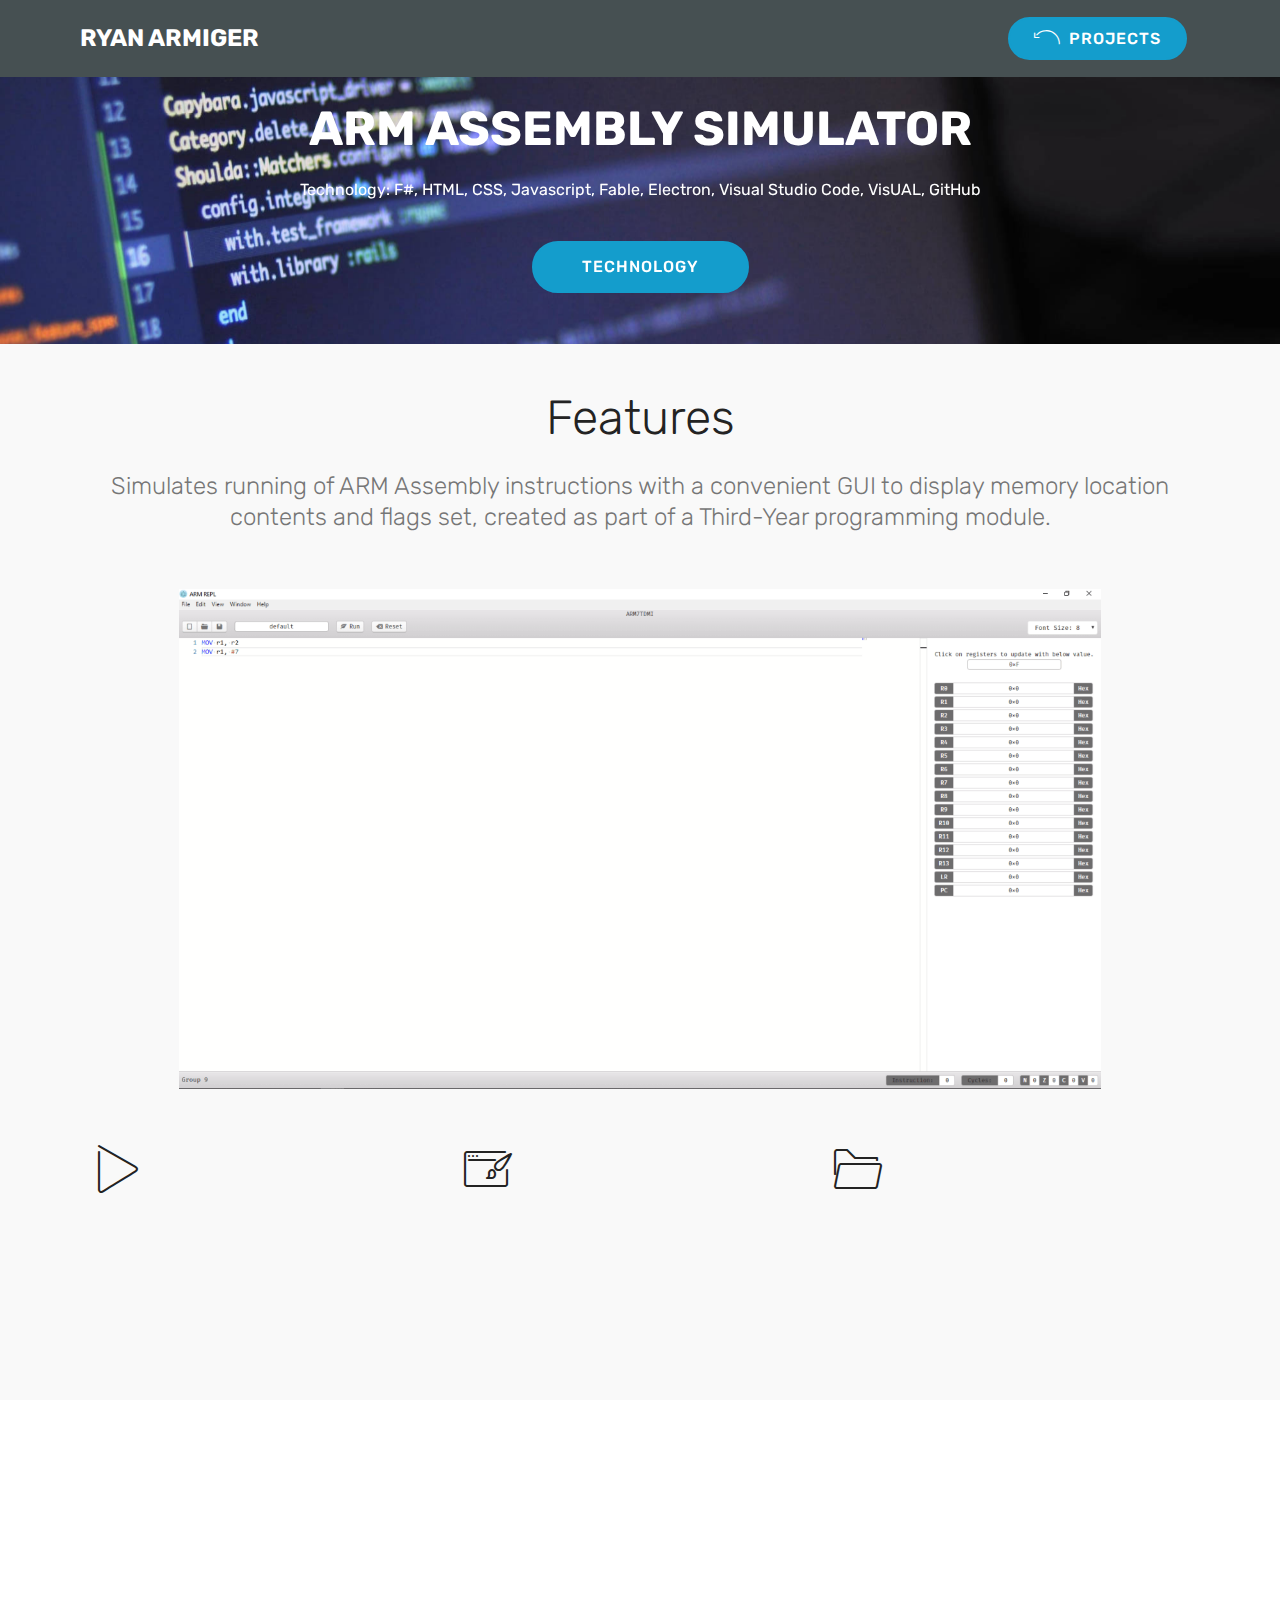
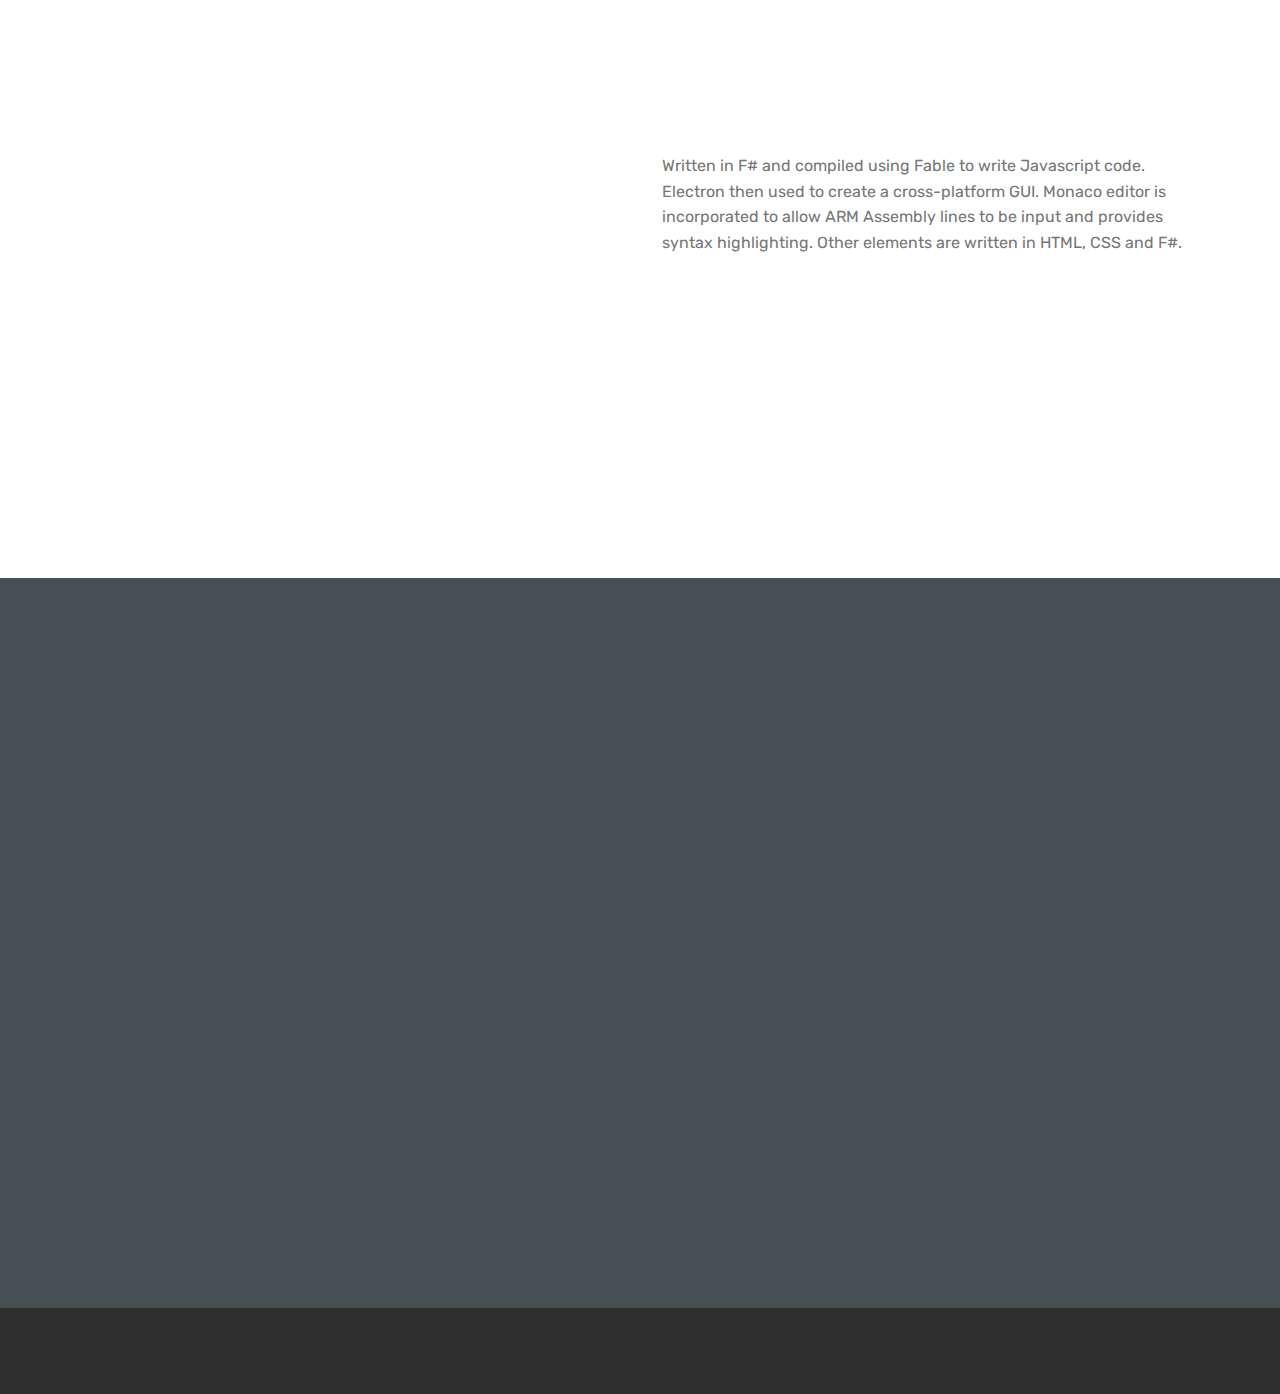
<file: arm.html>
<!DOCTYPE html>
<html >
<head>
  <!-- Site made with Mobirise Website Builder v4.7.10, https://mobirise.com -->
  <meta charset="UTF-8">
  <meta http-equiv="X-UA-Compatible" content="IE=edge">
  <meta name="generator" content="Mobirise v4.7.10, mobirise.com">
  <meta name="viewport" content="width=device-width, initial-scale=1, minimum-scale=1">
  <link rel="shortcut icon" href="assets/images/favicon-128x128.png" type="image/x-icon">
  <meta name="description" content="Project page for an ARM Assembly language simulator, created in F# as a rework of 'Visual'.">
  <title>ARM Assembly Simulator</title>
  <link rel="stylesheet" href="assets/web/assets/mobirise-icons/mobirise-icons.css">
  <link rel="stylesheet" href="assets/tether/tether.min.css">
  <link rel="stylesheet" href="assets/bootstrap/css/bootstrap.min.css">
  <link rel="stylesheet" href="assets/bootstrap/css/bootstrap-grid.min.css">
  <link rel="stylesheet" href="assets/bootstrap/css/bootstrap-reboot.min.css">
  <link rel="stylesheet" href="assets/dropdown/css/style.css">
  <link rel="stylesheet" href="assets/animatecss/animate.min.css">
  <link rel="stylesheet" href="assets/socicon/css/styles.css">
  <link rel="stylesheet" href="assets/theme/css/style.css">
  <link rel="stylesheet" href="assets/mobirise/css/mbr-additional.css" type="text/css">
  
  
  
</head>
<body>
  <section class="menu cid-qWPQR6AaHY" once="menu" id="menu1-19">

    

    <nav class="navbar navbar-expand beta-menu navbar-dropdown align-items-center navbar-toggleable-sm">
        <button class="navbar-toggler navbar-toggler-right" type="button" data-toggle="collapse" data-target="#navbarSupportedContent" aria-controls="navbarSupportedContent" aria-expanded="false" aria-label="Toggle navigation">
            <div class="hamburger">
                <span></span>
                <span></span>
                <span></span>
                <span></span>
            </div>
        </button>
        <div class="menu-logo">
            <div class="navbar-brand">
                
                <span class="navbar-caption-wrap"><a class="navbar-caption text-white display-5" href="index.html#header9-0">
                        RYAN ARMIGER</a></span>
            </div>
        </div>
        <div class="collapse navbar-collapse" id="navbarSupportedContent">
            
            <div class="navbar-buttons mbr-section-btn"><a class="btn btn-sm btn-primary display-4" href="index.html#tabs3-e"><span class="mbri-undo mbr-iconfont mbr-iconfont-btn"></span>PROJECTS</a></div>
        </div>
    </nav>
</section>

<section class="engine"><a href="https://mobiri.se">Mobirise</a></section><section class="mbr-section content5 cid-qWPQR8jhUG mbr-parallax-background" id="content5-1a">

    

    

    <div class="container">
        <div class="media-container-row">
            <div class="title col-12 col-md-8">
                <h2 class="align-center mbr-bold mbr-white pb-3 mbr-fonts-style display-2">
                    ARM ASSEMBLY SIMULATOR</h2>
                
                <p class="mbr-text align-center mbr-white pb-3 mbr-fonts-style display-7">
                    Technology: F#, HTML, CSS, Javascript, Fable, Electron,&nbsp;Visual Studio Code, VisUAL, GitHub</p>
                <div class="mbr-section-btn align-center"><a class="btn btn-primary display-4" href="arm.html#content4-29">TECHNOLOGY</a></div>
            </div>
        </div>
    </div>
</section>

<section class="features14 cid-qWQ4NZF58B" id="features14-2a">
    
    

    
    <div class="container align-center">
        <h2 class="mbr-section-title pb-3 mbr-fonts-style display-2">
            Features</h2>
        <h3 class="mbr-section-subtitle pb-5 mbr-fonts-style display-5">Simulates running of ARM Assembly instructions with a convenient GUI to display memory location contents and flags set, created as part of a Third-Year programming module.</h3>
        <div class="media-container-column">
            <div class="row justify-content-center">
                <div class="card p-4 col-12 col-md-6 col-lg-4">
                    <div class="media pb-3">
                        <div class="card-img align-self-center">
                            <span class="mbr-iconfont mbri-play"></span>
                        </div>
                        <div class="media-body">
                            <h4 class="card-title py-2 align-left mbr-fonts-style display-5">Code Simulation</h4>
                        </div>
                    </div>                
                    <div class="card-box align-left">
                        <p class="mbr-text mbr-fonts-style display-7">
                           Well-tested and almost perfect simulation of ARM Assembly instructions, including branch and EQU instructions.&nbsp;</p>
                    </div>
                </div>

                <div class="card p-4 col-12 col-md-6 col-lg-4">
                <div class="media pb-3">
                    <div class="card-img align-self-center">
                        <span class="mbr-iconfont mbri-website-theme"></span>
                    </div>
                    <div class="media-body">
                        <h4 class="card-title py-2 align-left mbr-fonts-style display-5">
                                Useful GUI</h4>
                    </div>
                </div>
                    <div class="card-box align-left">
                        <p class="mbr-text mbr-fonts-style display-7">
                            Convenient displaying of memory locations in decimal, hexadecimal and binary. Also displays flags set, and instruction cycle.</p>
                    </div>
                </div>

                <div class="card p-4 col-12 col-md-6 col-lg-4">
                <div class="media pb-3">
                    <div class="card-img align-self-center">
                        <span class="mbr-iconfont mbri-opened-folder"></span>
                    </div>
                    <div class="media-body">
                        <h4 class="card-title py-2 align-left mbr-fonts-style display-5">
                            File Management</h4>
                    </div>
                </div>
                    <div class="card-box align-left">
                        <p class="mbr-text mbr-fonts-style display-7">Saving and loading of .txt files containing lines of ARM instructions for convenient development and education.&nbsp;</p>
                    </div>
                </div>

                
            </div>
            <div class="media-container-row image-row">
                <div class="mbr-figure" style="width: 83%;">
                    <img src="assets/images/arm-1332x722.png" alt="Mobirise" title="">
                </div>
            </div>
        </div>
    </div>
</section>

<section class="mbr-section content4 cid-qWQ4Enyzf4" id="content4-29">

    

    <div class="container">
        <div class="media-container-row">
            <div class="title col-12 col-md-8">
                <h2 class="align-center pb-3 mbr-fonts-style display-2">
                    Technology</h2>
                <h3 class="mbr-section-subtitle align-center mbr-light mbr-fonts-style display-5">
                    GitHub project available on request</h3>
                
            </div>
        </div>
    </div>
</section>

<section class="tabs4 cid-qWPQR9LgOC" id="tabs4-1b">

    

    

    <div class="container">
        
        

        <div class="media-container-row mt-5 pt-3">
            <div class="mbr-figure" style="width: 52%;">
                <img src="assets/images/code-1204x624.png" alt="Mobirise" title="">
            </div>
            <div class="tabs-container">
                <ul class="nav nav-tabs" role="tablist">
                    <li class="nav-item"><a class="nav-link mbr-fonts-style active show display-7" role="tab" data-toggle="tab" href="#tabs4-1b_tab0" aria-selected="true">
                            GUI</a></li>
                    <li class="nav-item"><a class="nav-link mbr-fonts-style active show display-7" role="tab" data-toggle="tab" href="#tabs4-1b_tab1" aria-selected="true">
                            MODEL</a></li>
                    
                    
                    
                    
                </ul>
                <div class="tab-content">
                    <div id="tab1" class="tab-pane in active" role="tabpanel">
                        <div class="row">
                            <div class="col-md-12">
                                <p class="mbr-text py-5 mbr-fonts-style display-7">Written in F# and compiled using Fable to write Javascript code. Electron then used to create a cross-platform GUI. Monaco editor is incorporated to allow ARM Assembly lines to be input and provides syntax highlighting. Other elements are written in HTML, CSS and F#.&nbsp;</p>
                            </div>
                        </div>
                    </div>
                    <div id="tab2" class="tab-pane" role="tabpanel">
                        <div class="row">
                            <div class="col-md-12">
                                <p class="mbr-text py-5 mbr-fonts-style display-7">
                                    The model for simulating ARM instructions is written in F#, using functional programming to parse instruction lines and execute them on simulated memory locations, with minimal boilerplate code. Testing done in F# using FsCheck and unit tests against VisUAL, an existing simulator written in Java.</p>
                            </div>
                        </div>
                    </div>
                    <div id="tab3" class="tab-pane" role="tabpanel">
                        <div class="row">
                            <div class="col-md-12">
                                <p class="mbr-text py-5 mbr-fonts-style display-7">
                                    Choose from the large selection of latest pre-made blocks - full-screen intro, bootstrap carousel, content slider, responsive image gallery with lightbox, parallax scrolling, video backgrounds, hamburger menu, sticky header and more.
                                </p>
                            </div>
                        </div>
                    </div>
                    <div id="tab4" class="tab-pane" role="tabpanel">
                        <div class="row">
                            <div class="col-md-12">
                                <p class="mbr-text py-5 mbr-fonts-style display-7">
                                    Sites made with Mobirise are 100% mobile-friendly according the latest Google Test and Google loves those websites (officially)!
                                </p>
                            </div>
                        </div>
                    </div>
                    <div id="tab5" class="tab-pane" role="tabpanel">
                        <div class="row">
                            <div class="col-md-12">
                                <p class="mbr-text py-5 mbr-fonts-style display-7">
                                    Mobirise themes are based on Bootstrap 3 and Bootstrap 4 - most powerful mobile first framework. Now, even if you're not code-savvy, you can be a part of an exciting growing bootstrap community.
                                </p>
                            </div>
                        </div>
                    </div>
                    <div id="tab6" class="tab-pane" role="tabpanel">
                        <div class="row">
                            <div class="col-md-12">
                                <p class="mbr-text py-5 mbr-fonts-style display-7">
                                    Choose from the large selection of latest pre-made blocks - full-screen intro, bootstrap carousel, content slider, responsive image gallery with lightbox, parallax scrolling, video backgrounds, hamburger menu, sticky header and more.
                                </p>
                            </div>
                        </div>
                    </div>
                </div>
            </div>
        </div>
    </div>
</section>

<section class="cid-qWPQRbBxhM" id="social-buttons1-1c">
    
    

    

    <div class="container">
        <div class="media-container-row">
            <div class="col-md-8 align-center">
                <h2 class="pb-3 mbr-section-title mbr-fonts-style display-2">
                    SHARE THIS PAGE!
                </h2>
                <div>
                    <div class="mbr-social-likes" data-counters="false">
                        <span class="btn btn-social facebook mx-2" title="Share link on Facebook">
                            <i class="socicon socicon-facebook"></i>
                        </span>
                        <span class="btn btn-social twitter mx-2" title="Share link on Twitter">
                            <i class="socicon socicon-twitter"></i>
                        </span>
                        <span class="btn btn-social plusone mx-2" title="Share link on Google+">
                            <i class="socicon socicon-googleplus"></i>
                        </span>
                        
                        
                    </div>
                </div>
            </div>
        </div>
    </div>
</section>

<section class="mbr-section form1 cid-qWPQRcJonr" id="form1-1d">

    

    
    <div class="container">
        <div class="row justify-content-center">
            <div class="title col-12 col-lg-8">
                <h2 class="mbr-section-title align-center pb-3 mbr-fonts-style display-2">
                    CONTACT ME</h2>
                <h3 class="mbr-section-subtitle align-center mbr-light pb-3 mbr-fonts-style display-5">For any enquiries, please leave a message below</h3>
            </div>
        </div>
    </div>
    <div class="container">
        <div class="row justify-content-center">
            <div class="media-container-column col-lg-8" data-form-type="formoid">
                    <div data-form-alert="" hidden="">
                        Thanks for filling out the form!
                    </div>
            
                    <form class="mbr-form" action="https://mobirise.com/" method="post" data-form-title="Mobirise Form"><input type="hidden" name="email" data-form-email="true" value="EobS7yrhTiXEKpLuSJ9un0LVhuLqaNbj8YhuPEtzSXiolvrzHLI9e5D0wKkOvmRlGY7gAiB5+xgeqowZWRqUue8ce23qLf6mfpmReaf8NAlcJOe/bqkOBUYOSbEhvE4j" data-form-field="Email">
                        <div class="row row-sm-offset">
                            <div class="col-md-4 multi-horizontal" data-for="name">
                                <div class="form-group">
                                    <label class="form-control-label mbr-fonts-style display-7" for="name-form1-1d">Name</label>
                                    <input type="text" class="form-control" name="name" data-form-field="Name" required="" id="name-form1-1d">
                                </div>
                            </div>
                            <div class="col-md-4 multi-horizontal" data-for="email">
                                <div class="form-group">
                                    <label class="form-control-label mbr-fonts-style display-7" for="email-form1-1d">Email</label>
                                    <input type="email" class="form-control" name="email" data-form-field="Email" required="" id="email-form1-1d">
                                </div>
                            </div>
                            <div class="col-md-4 multi-horizontal" data-for="phone">
                                <div class="form-group">
                                    <label class="form-control-label mbr-fonts-style display-7" for="phone-form1-1d">Phone</label>
                                    <input type="tel" class="form-control" name="phone" data-form-field="Phone" id="phone-form1-1d">
                                </div>
                            </div>
                        </div>
                        <div class="form-group" data-for="message">
                            <label class="form-control-label mbr-fonts-style display-7" for="message-form1-1d">Message</label>
                            <textarea type="text" class="form-control" name="message" rows="7" data-form-field="Message" id="message-form1-1d"></textarea>
                        </div>
            
                        <span class="input-group-btn">
                            <button href="" type="submit" class="btn btn-primary btn-form display-4">SEND FORM</button>
                        </span>
                    </form>
            </div>
        </div>
    </div>
</section>

<section once="" class="cid-qWPQRdRQ9D" id="footer6-1e">

    

    

    <div class="container">
        <div class="media-container-row align-center mbr-white">
            <div class="col-12">
                <p class="mbr-text mb-0 mbr-fonts-style display-7">
                    © Copyright 2018 Ryan Armiger - All Rights Reserved
                </p>
            </div>
        </div>
    </div>
</section>


  <script src="assets/web/assets/jquery/jquery.min.js"></script>
  <script src="assets/popper/popper.min.js"></script>
  <script src="assets/tether/tether.min.js"></script>
  <script src="assets/bootstrap/js/bootstrap.min.js"></script>
  <script src="assets/smoothscroll/smooth-scroll.js"></script>
  <script src="assets/dropdown/js/script.min.js"></script>
  <script src="assets/touchswipe/jquery.touch-swipe.min.js"></script>
  <script src="assets/viewportchecker/jquery.viewportchecker.js"></script>
  <script src="assets/parallax/jarallax.min.js"></script>
  <script src="assets/mbr-tabs/mbr-tabs.js"></script>
  <script src="assets/sociallikes/social-likes.js"></script>
  <script src="assets/theme/js/script.js"></script>
  <script src="assets/formoid/formoid.min.js"></script>
  
  
 <div id="scrollToTop" class="scrollToTop mbr-arrow-up"><a style="text-align: center;"><i></i></a></div>
    <input name="animation" type="hidden">
  </body>
</html>
</file>
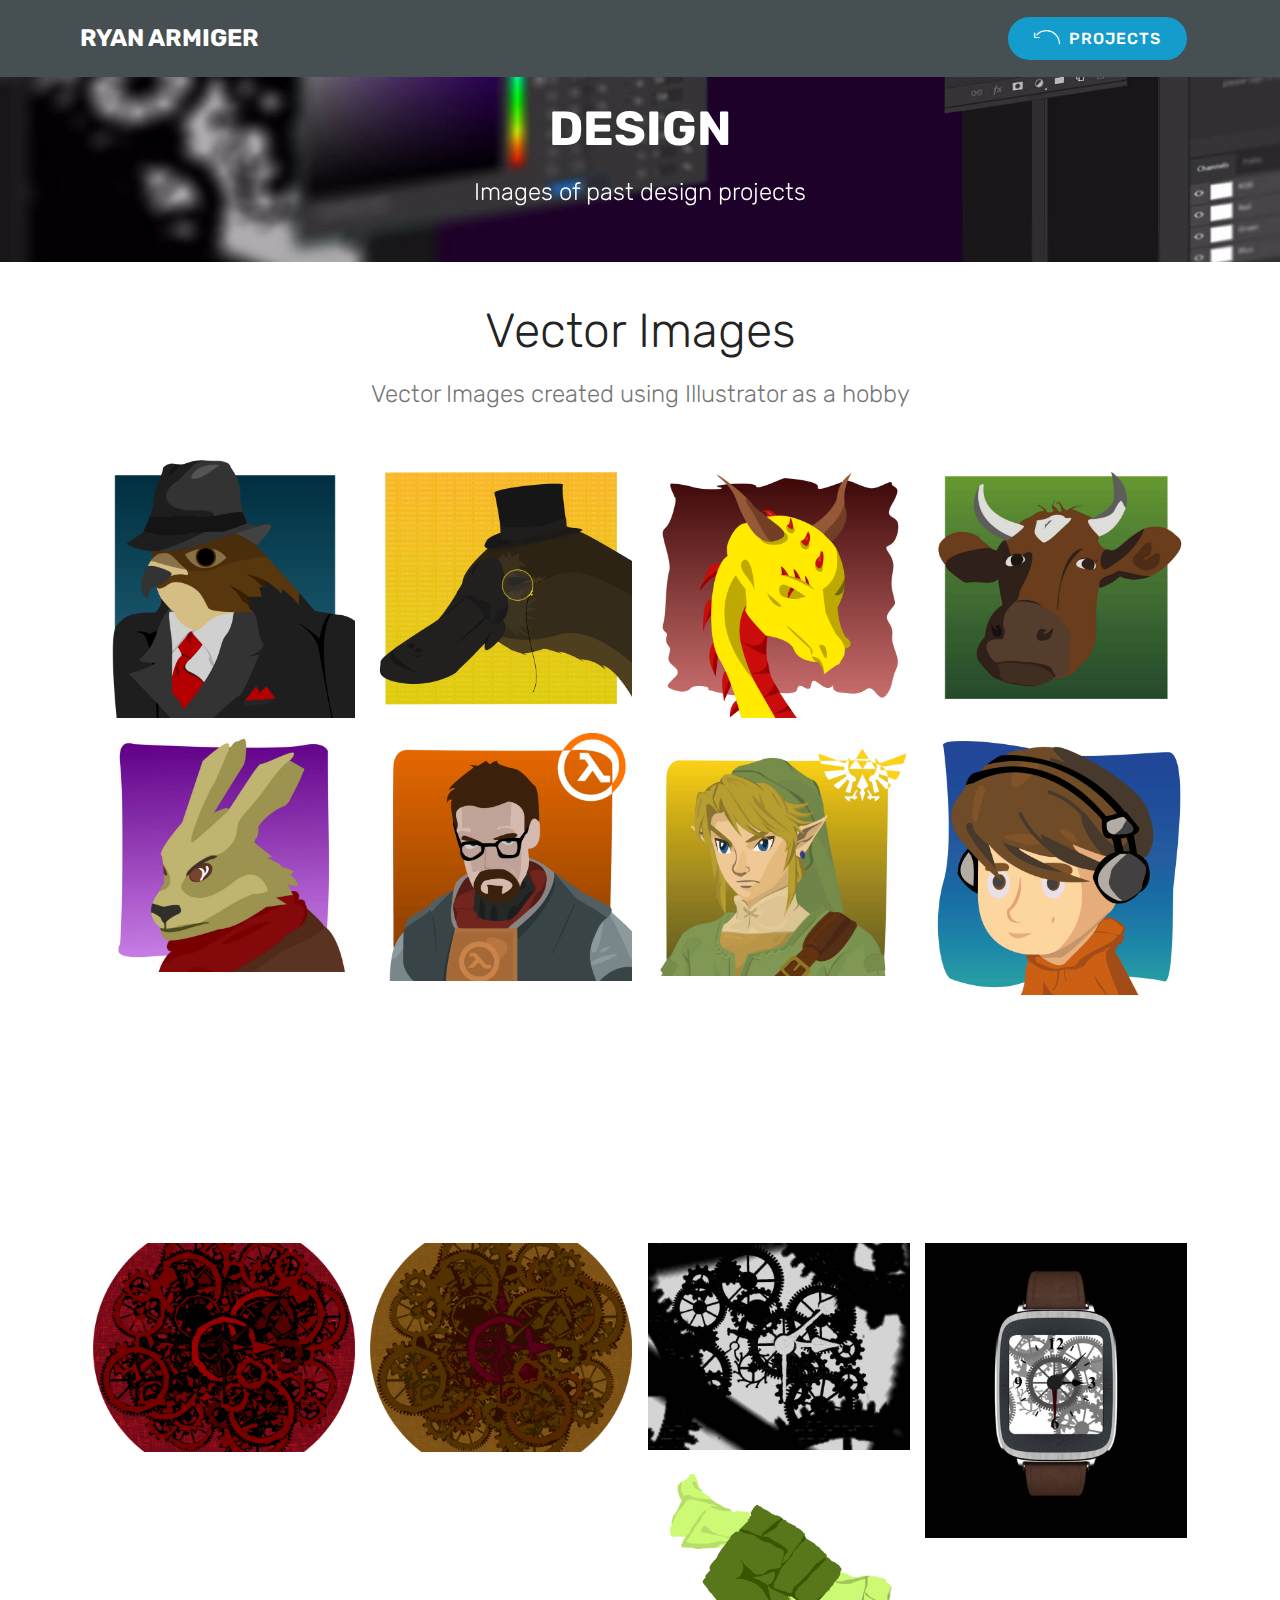
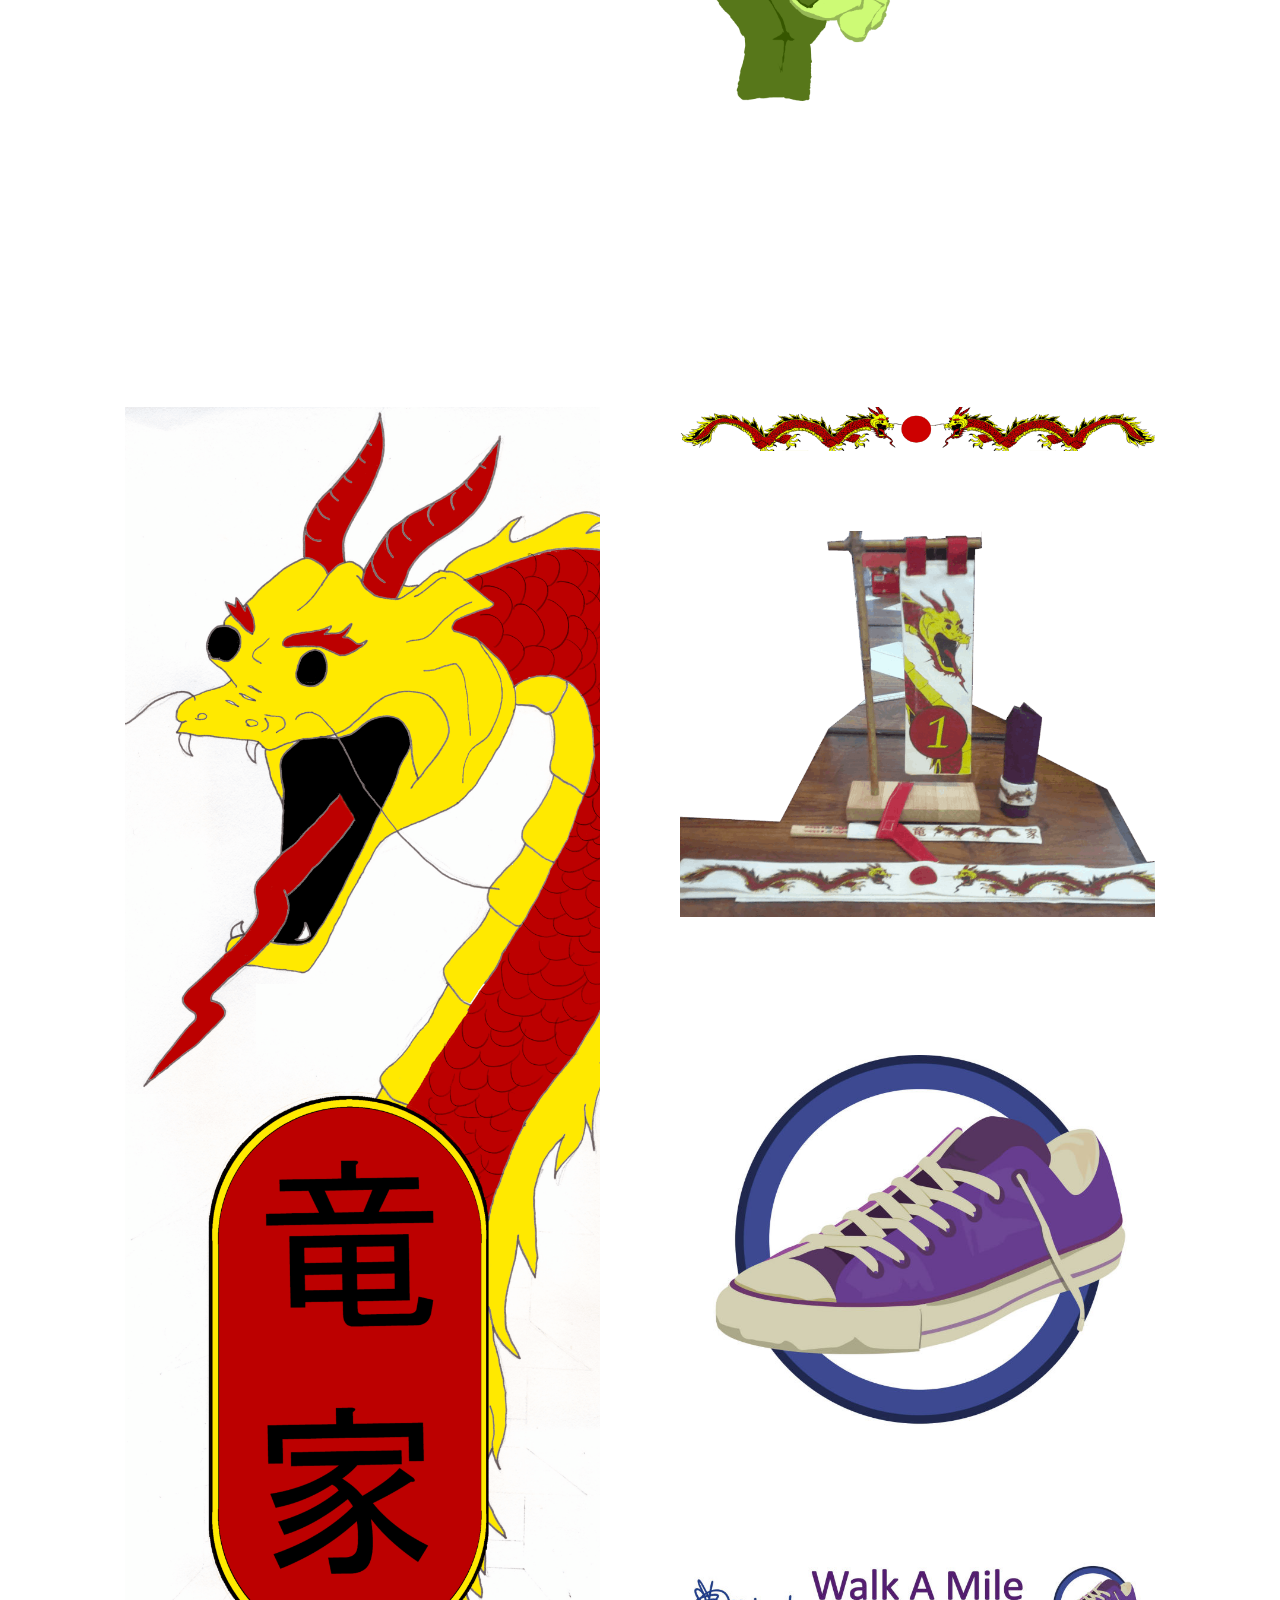
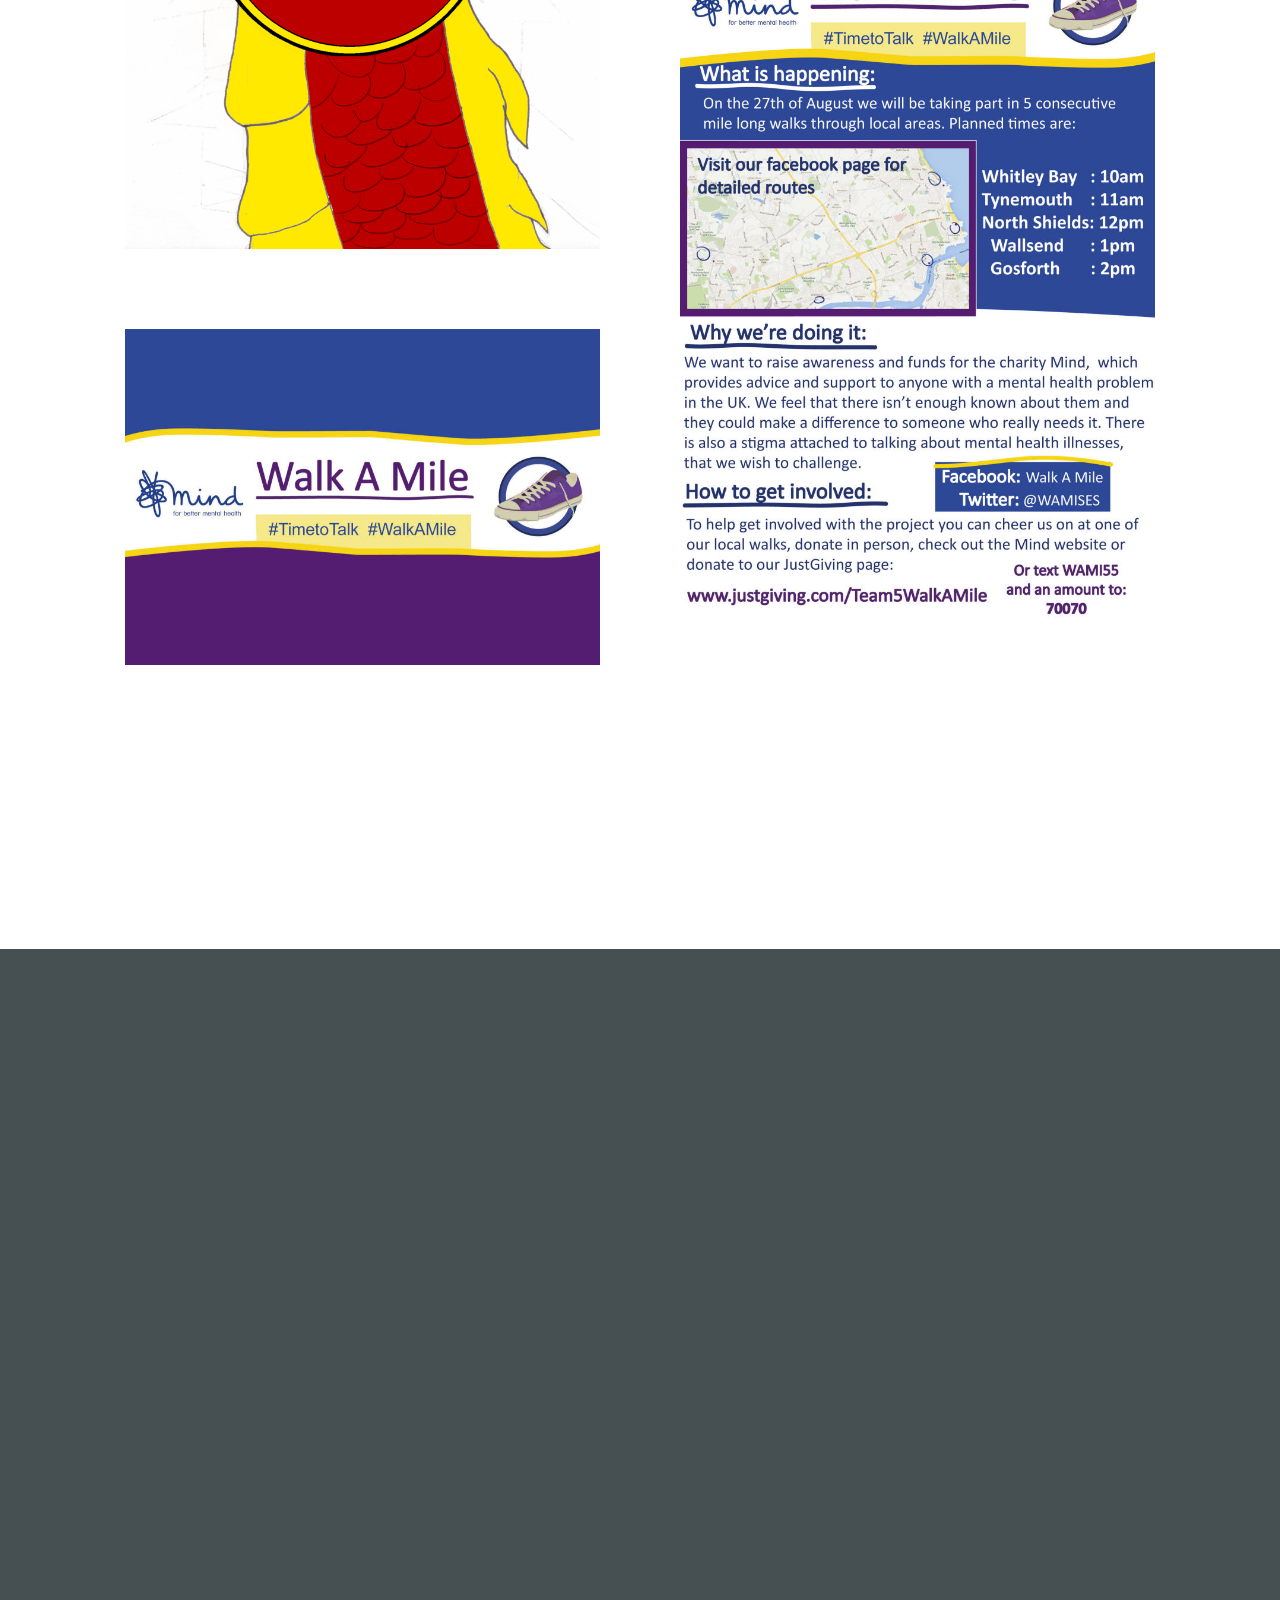
<file: design.html>
<!DOCTYPE html>
<html >
<head>
  <!-- Site made with Mobirise Website Builder v4.7.10, https://mobirise.com -->
  <meta charset="UTF-8">
  <meta http-equiv="X-UA-Compatible" content="IE=edge">
  <meta name="generator" content="Mobirise v4.7.10, mobirise.com">
  <meta name="viewport" content="width=device-width, initial-scale=1, minimum-scale=1">
  <link rel="shortcut icon" href="assets/images/favicon-128x128.png" type="image/x-icon">
  <meta name="description" content="Contains examples of design work">
  <title>Design</title>
  <link rel="stylesheet" href="assets/web/assets/mobirise-icons/mobirise-icons.css">
  <link rel="stylesheet" href="assets/tether/tether.min.css">
  <link rel="stylesheet" href="assets/bootstrap/css/bootstrap.min.css">
  <link rel="stylesheet" href="assets/bootstrap/css/bootstrap-grid.min.css">
  <link rel="stylesheet" href="assets/bootstrap/css/bootstrap-reboot.min.css">
  <link rel="stylesheet" href="assets/dropdown/css/style.css">
  <link rel="stylesheet" href="assets/animatecss/animate.min.css">
  <link rel="stylesheet" href="assets/socicon/css/styles.css">
  <link rel="stylesheet" href="assets/theme/css/style.css">
  <link rel="stylesheet" href="assets/gallery/style.css">
  <link rel="stylesheet" href="assets/mobirise/css/mbr-additional.css" type="text/css">
  
  
  
</head>
<body>
  <section class="menu cid-qWPxR9Y6rM" once="menu" id="menu1-13">

    

    <nav class="navbar navbar-expand beta-menu navbar-dropdown align-items-center navbar-toggleable-sm">
        <button class="navbar-toggler navbar-toggler-right" type="button" data-toggle="collapse" data-target="#navbarSupportedContent" aria-controls="navbarSupportedContent" aria-expanded="false" aria-label="Toggle navigation">
            <div class="hamburger">
                <span></span>
                <span></span>
                <span></span>
                <span></span>
            </div>
        </button>
        <div class="menu-logo">
            <div class="navbar-brand">
                
                <span class="navbar-caption-wrap"><a class="navbar-caption text-white display-5" href="index.html#header9-0">
                        RYAN ARMIGER</a></span>
            </div>
        </div>
        <div class="collapse navbar-collapse" id="navbarSupportedContent">
            
            <div class="navbar-buttons mbr-section-btn"><a class="btn btn-sm btn-primary display-4" href="index.html#tabs3-e"><span class="mbri-undo mbr-iconfont mbr-iconfont-btn"></span>PROJECTS</a></div>
        </div>
    </nav>
</section>

<section class="engine"><a href="https://mobiri.se/q">responsive site templates</a></section><section class="mbr-section content5 cid-qWPxRaTMEZ mbr-parallax-background" id="content5-14">

    

    

    <div class="container">
        <div class="media-container-row">
            <div class="title col-12 col-md-8">
                <h2 class="align-center mbr-bold mbr-white pb-3 mbr-fonts-style display-2">
                    DESIGN</h2>
                <h3 class="mbr-section-subtitle align-center mbr-light mbr-white pb-3 mbr-fonts-style display-5">Images of past design projects</h3>
                
                
            </div>
        </div>
    </div>
</section>

<section class="mbr-section content4 cid-qWRbe2dxwU" id="content4-2s">

    

    <div class="container">
        <div class="media-container-row">
            <div class="title col-12 col-md-8">
                <h2 class="align-center pb-3 mbr-fonts-style display-2">
                    Vector Images</h2>
                <h3 class="mbr-section-subtitle align-center mbr-light mbr-fonts-style display-5">Vector Images created using Illustrator as a hobby</h3>
                
            </div>
        </div>
    </div>
</section>

<section class="mbr-gallery mbr-slider-carousel cid-qWRblzTxlN" id="gallery1-2t">

    

    <div class="container">
        <div><!-- Filter --><!-- Gallery --><div class="mbr-gallery-row"><div class="mbr-gallery-layout-default"><div><div><div class="mbr-gallery-item mbr-gallery-item--p1" data-video-url="false" data-tags="Animated"><div href="#lb-gallery1-2t" data-slide-to="0" data-toggle="modal"><img src="assets/images/eaglebig-1600x1600-800x800.png" alt="" title=""><span class="icon-focus"></span></div></div><div class="mbr-gallery-item mbr-gallery-item--p1" data-video-url="false" data-tags="Animated"><div href="#lb-gallery1-2t" data-slide-to="1" data-toggle="modal"><img src="assets/images/platypus2-2000x2000-800x800.jpg" alt="" title=""><span class="icon-focus"></span></div></div><div class="mbr-gallery-item mbr-gallery-item--p1" data-video-url="false" data-tags="Animated"><div href="#lb-gallery1-2t" data-slide-to="2" data-toggle="modal"><img src="assets/images/mysteamimagewyvern-copyyoutube-1600x1600-800x800.png" alt="" title=""><span class="icon-focus"></span></div></div><div class="mbr-gallery-item mbr-gallery-item--p1" data-video-url="false" data-tags="Animated"><div href="#lb-gallery1-2t" data-slide-to="3" data-toggle="modal"><img src="assets/images/cowbig-2000x2000-800x800.jpg" alt="" title=""><span class="icon-focus"></span></div></div><div class="mbr-gallery-item mbr-gallery-item--p1" data-video-url="false" data-tags="Animated"><div href="#lb-gallery1-2t" data-slide-to="4" data-toggle="modal"><img src="assets/images/rabbitbig-1821x1366-800x730.jpg" alt="" title=""><span class="icon-focus"></span></div></div><div class="mbr-gallery-item mbr-gallery-item--p1" data-video-url="false" data-tags="Animated"><div href="#lb-gallery1-2t" data-slide-to="5" data-toggle="modal"><img src="assets/images/freeman-2000x1909-800x759.png" alt="" title=""><span class="icon-focus"></span></div></div><div class="mbr-gallery-item mbr-gallery-item--p1" data-video-url="false" data-tags="Animated"><div href="#lb-gallery1-2t" data-slide-to="6" data-toggle="modal"><img src="assets/images/linkbackgroundstrap-2000x2000-800x742.jpg" alt="" title=""><span class="icon-focus"></span></div></div><div class="mbr-gallery-item mbr-gallery-item--p1" data-video-url="false" data-tags="Animated"><div href="#lb-gallery1-2t" data-slide-to="7" data-toggle="modal"><img src="assets/images/marcusavataryoutube-1600x1600-800x800.png" alt="" title=""><span class="icon-focus"></span></div></div></div></div><div class="clearfix"></div></div></div><!-- Lightbox --><div data-app-prevent-settings="" class="mbr-slider modal fade carousel slide" tabindex="-1" data-keyboard="true" data-interval="false" id="lb-gallery1-2t"><div class="modal-dialog"><div class="modal-content"><div class="modal-body"><div class="carousel-inner"><div class="carousel-item"><img src="assets/images/eaglebig-1600x1600.png" alt="" title=""></div><div class="carousel-item"><img src="assets/images/platypus2-2000x2000.jpg" alt="" title=""></div><div class="carousel-item"><img src="assets/images/mysteamimagewyvern-copyyoutube-1600x1600.png" alt="" title=""></div><div class="carousel-item"><img src="assets/images/cowbig-2000x2000.jpg" alt="" title=""></div><div class="carousel-item"><img src="assets/images/rabbitbig-1821x1366.jpg" alt="" title=""></div><div class="carousel-item"><img src="assets/images/freeman-2000x1909.png" alt="" title=""></div><div class="carousel-item"><img src="assets/images/linkbackgroundstrap-2000x2000.jpg" alt="" title=""></div><div class="carousel-item active"><img src="assets/images/marcusavataryoutube-1600x1600.png" alt="" title=""></div></div><a class="carousel-control carousel-control-prev" role="button" data-slide="prev" href="#lb-gallery1-2t"><span class="mbri-left mbr-iconfont" aria-hidden="true"></span><span class="sr-only">Previous</span></a><a class="carousel-control carousel-control-next" role="button" data-slide="next" href="#lb-gallery1-2t"><span class="mbri-right mbr-iconfont" aria-hidden="true"></span><span class="sr-only">Next</span></a><a class="close" href="#" role="button" data-dismiss="modal"><span class="sr-only">Close</span></a></div></div></div></div></div>
    </div>

</section>

<section class="mbr-section content4 cid-qWRbteOeqx" id="content4-2y">

    

    <div class="container">
        <div class="media-container-row">
            <div class="title col-12 col-md-8">
                <h2 class="align-center pb-3 mbr-fonts-style display-2">
                    Raster Images</h2>
                <h3 class="mbr-section-subtitle align-center mbr-light mbr-fonts-style display-5">
                    Raster images created using Photoshop, as a hobby</h3>
                
            </div>
        </div>
    </div>
</section>

<section class="mbr-gallery mbr-slider-carousel cid-qWRbnrfiPG" id="gallery1-2u">

    

    <div class="container">
        <div><!-- Filter --><!-- Gallery --><div class="mbr-gallery-row"><div class="mbr-gallery-layout-default"><div><div><div class="mbr-gallery-item mbr-gallery-item--p1" data-video-url="false" data-tags="Awesome"><div href="#lb-gallery1-2u" data-slide-to="0" data-toggle="modal"><img src="assets/images/clockrose-copy-730x586-730x586.png" alt="" title=""><span class="icon-focus"></span></div></div><div class="mbr-gallery-item mbr-gallery-item--p1" data-video-url="false" data-tags="Awesome"><div href="#lb-gallery1-2u" data-slide-to="1" data-toggle="modal"><img src="assets/images/clockautumn-colours-copy-730x586-730x586.png" alt="" title=""><span class="icon-focus"></span></div></div><div class="mbr-gallery-item mbr-gallery-item--p1" data-video-url="false" data-tags="Awesome"><div href="#lb-gallery1-2u" data-slide-to="2" data-toggle="modal"><img src="assets/images/gearclockart3whiteandblack-738x586-738x586.jpg" alt="" title=""><span class="icon-focus"></span></div></div><div class="mbr-gallery-item mbr-gallery-item--p1" data-video-url="false" data-tags="Awesome"><div href="#lb-gallery1-2u" data-slide-to="3" data-toggle="modal"><img src="assets/images/template-1080x1221-800x904.jpg" alt="" title=""><span class="icon-focus"></span></div></div><div class="mbr-gallery-item mbr-gallery-item--p1" data-video-url="false" data-tags="Awesome"><div href="#lb-gallery1-2u" data-slide-to="4" data-toggle="modal"><img src="assets/images/consumerism-copy-2000x2000-800x800.png" alt="" title=""><span class="icon-focus"></span></div></div></div></div><div class="clearfix"></div></div></div><!-- Lightbox --><div data-app-prevent-settings="" class="mbr-slider modal fade carousel slide" tabindex="-1" data-keyboard="true" data-interval="false" id="lb-gallery1-2u"><div class="modal-dialog"><div class="modal-content"><div class="modal-body"><div class="carousel-inner"><div class="carousel-item"><img src="assets/images/clockrose-copy-730x586.png" alt="" title=""></div><div class="carousel-item"><img src="assets/images/clockautumn-colours-copy-730x586.png" alt="" title=""></div><div class="carousel-item active"><img src="assets/images/gearclockart3whiteandblack-738x586.jpg" alt="" title=""></div><div class="carousel-item"><img src="assets/images/template-1080x1221.jpg" alt="" title=""></div><div class="carousel-item"><img src="assets/images/consumerism-copy-2000x2000.png" alt="" title=""></div></div><a class="carousel-control carousel-control-prev" role="button" data-slide="prev" href="#lb-gallery1-2u"><span class="mbri-left mbr-iconfont" aria-hidden="true"></span><span class="sr-only">Previous</span></a><a class="carousel-control carousel-control-next" role="button" data-slide="next" href="#lb-gallery1-2u"><span class="mbri-right mbr-iconfont" aria-hidden="true"></span><span class="sr-only">Next</span></a><a class="close" href="#" role="button" data-dismiss="modal"><span class="sr-only">Close</span></a></div></div></div></div></div>
    </div>

</section>

<section class="mbr-section content4 cid-qWRbr2S5Si" id="content4-2w">

    

    <div class="container">
        <div class="media-container-row">
            <div class="title col-12 col-md-8">
                <h2 class="align-center pb-3 mbr-fonts-style display-2">
                    Event Branding</h2>
                <h3 class="mbr-section-subtitle align-center mbr-light mbr-fonts-style display-5">Branding for small charity event and mock Japanese restaurant</h3>
                
            </div>
        </div>
    </div>
</section>

<section class="mbr-gallery mbr-slider-carousel cid-qWRboL2MJx" id="gallery1-2v">

    

    <div class="container">
        <div><!-- Filter --><!-- Gallery --><div class="mbr-gallery-row"><div class="mbr-gallery-layout-default"><div><div><div class="mbr-gallery-item mbr-gallery-item--p5" data-video-url="false" data-tags="Animated"><div href="#lb-gallery1-2v" data-slide-to="0" data-toggle="modal"><img src="assets/images/bannerfinal-copy-1629x4947-800x2429.png" alt="" title=""><span class="icon-focus"></span></div></div><div class="mbr-gallery-item mbr-gallery-item--p5" data-video-url="false" data-tags="Animated"><div href="#lb-gallery1-2v" data-slide-to="1" data-toggle="modal"><img src="assets/images/bandana-copy-2000x188-800x75.png" alt="" title=""><span class="icon-focus"></span></div></div><div class="mbr-gallery-item mbr-gallery-item--p5" data-video-url="false" data-tags="Animated"><div href="#lb-gallery1-2v" data-slide-to="2" data-toggle="modal"><img src="assets/images/photo0428-1-1024x768-800x651.png" alt="" title=""><span class="icon-focus"></span></div></div><div class="mbr-gallery-item mbr-gallery-item--p5" data-video-url="false" data-tags="Animated"><div href="#lb-gallery1-2v" data-slide-to="3" data-toggle="modal"><img src="assets/images/walkshoeslogo-2000x2000-800x800.jpg" alt="" title=""><span class="icon-focus"></span></div></div><div class="mbr-gallery-item mbr-gallery-item--p5" data-video-url="false" data-tags="Animated"><div href="#lb-gallery1-2v" data-slide-to="4" data-toggle="modal"><img src="assets/images/finalleafleth-2000x2831-800x1132.jpg" alt="" title=""><span class="icon-focus"></span></div></div><div class="mbr-gallery-item mbr-gallery-item--p5" data-video-url="false" data-tags="Animated"><div href="#lb-gallery1-2v" data-slide-to="5" data-toggle="modal"><img src="assets/images/bannercoverbig-1600x1131-800x566.jpg" alt="" title=""><span class="icon-focus"></span></div></div></div></div><div class="clearfix"></div></div></div><!-- Lightbox --><div data-app-prevent-settings="" class="mbr-slider modal fade carousel slide" tabindex="-1" data-keyboard="true" data-interval="false" id="lb-gallery1-2v"><div class="modal-dialog"><div class="modal-content"><div class="modal-body"><div class="carousel-inner"><div class="carousel-item"><img src="assets/images/bannerfinal-copy-1629x4947.png" alt="" title=""></div><div class="carousel-item"><img src="assets/images/bandana-copy-2000x188.png" alt="" title=""></div><div class="carousel-item"><img src="assets/images/photo0428-1-1024x768.png" alt="" title=""></div><div class="carousel-item"><img src="assets/images/walkshoeslogo-2000x2000.jpg" alt="" title=""></div><div class="carousel-item active"><img src="assets/images/finalleafleth-2000x2831.jpg" alt="" title=""></div><div class="carousel-item"><img src="assets/images/bannercoverbig-1600x1131.jpg" alt="" title=""></div></div><a class="carousel-control carousel-control-prev" role="button" data-slide="prev" href="#lb-gallery1-2v"><span class="mbri-left mbr-iconfont" aria-hidden="true"></span><span class="sr-only">Previous</span></a><a class="carousel-control carousel-control-next" role="button" data-slide="next" href="#lb-gallery1-2v"><span class="mbri-right mbr-iconfont" aria-hidden="true"></span><span class="sr-only">Next</span></a><a class="close" href="#" role="button" data-dismiss="modal"><span class="sr-only">Close</span></a></div></div></div></div></div>
    </div>

</section>

<section class="cid-qWPxRdip8b" id="social-buttons1-16">
    
    

    

    <div class="container">
        <div class="media-container-row">
            <div class="col-md-8 align-center">
                <h2 class="pb-3 mbr-section-title mbr-fonts-style display-2">
                    SHARE THIS PAGE!
                </h2>
                <div>
                    <div class="mbr-social-likes" data-counters="false">
                        <span class="btn btn-social facebook mx-2" title="Share link on Facebook">
                            <i class="socicon socicon-facebook"></i>
                        </span>
                        <span class="btn btn-social twitter mx-2" title="Share link on Twitter">
                            <i class="socicon socicon-twitter"></i>
                        </span>
                        <span class="btn btn-social plusone mx-2" title="Share link on Google+">
                            <i class="socicon socicon-googleplus"></i>
                        </span>
                        
                        
                    </div>
                </div>
            </div>
        </div>
    </div>
</section>

<section class="mbr-section form1 cid-qWPxRenI9s" id="form1-17">

    

    
    <div class="container">
        <div class="row justify-content-center">
            <div class="title col-12 col-lg-8">
                <h2 class="mbr-section-title align-center pb-3 mbr-fonts-style display-2">
                    CONTACT ME</h2>
                <h3 class="mbr-section-subtitle align-center mbr-light pb-3 mbr-fonts-style display-5">For any enquiries, please leave a message below</h3>
            </div>
        </div>
    </div>
    <div class="container">
        <div class="row justify-content-center">
            <div class="media-container-column col-lg-8" data-form-type="formoid">
                    <div data-form-alert="" hidden="">
                        Thanks for filling out the form!
                    </div>
            
                    <form class="mbr-form" action="https://mobirise.com/" method="post" data-form-title="Mobirise Form"><input type="hidden" name="email" data-form-email="true" value="CZGVeAwVJBmBV6nzLGFoIpLFhQOfAAh86/nM/ox9WkRUFhTTztB2tA2nLHtg0kAwU6UOxsCXRcBpT1h1TMgtUSvUFxJ/BaIkpjvMePDqJvafeVLcBOC0mJKh3og75lzH" data-form-field="Email">
                        <div class="row row-sm-offset">
                            <div class="col-md-4 multi-horizontal" data-for="name">
                                <div class="form-group">
                                    <label class="form-control-label mbr-fonts-style display-7" for="name-form1-17">Name</label>
                                    <input type="text" class="form-control" name="name" data-form-field="Name" required="" id="name-form1-17">
                                </div>
                            </div>
                            <div class="col-md-4 multi-horizontal" data-for="email">
                                <div class="form-group">
                                    <label class="form-control-label mbr-fonts-style display-7" for="email-form1-17">Email</label>
                                    <input type="email" class="form-control" name="email" data-form-field="Email" required="" id="email-form1-17">
                                </div>
                            </div>
                            <div class="col-md-4 multi-horizontal" data-for="phone">
                                <div class="form-group">
                                    <label class="form-control-label mbr-fonts-style display-7" for="phone-form1-17">Phone</label>
                                    <input type="tel" class="form-control" name="phone" data-form-field="Phone" id="phone-form1-17">
                                </div>
                            </div>
                        </div>
                        <div class="form-group" data-for="message">
                            <label class="form-control-label mbr-fonts-style display-7" for="message-form1-17">Message</label>
                            <textarea type="text" class="form-control" name="message" rows="7" data-form-field="Message" id="message-form1-17"></textarea>
                        </div>
            
                        <span class="input-group-btn">
                            <button href="" type="submit" class="btn btn-primary btn-form display-4">SEND FORM</button>
                        </span>
                    </form>
            </div>
        </div>
    </div>
</section>

<section once="" class="cid-qWPxRfnhqO" id="footer6-18">

    

    

    <div class="container">
        <div class="media-container-row align-center mbr-white">
            <div class="col-12">
                <p class="mbr-text mb-0 mbr-fonts-style display-7">
                    © Copyright 2018 Ryan Armiger - All Rights Reserved
                </p>
            </div>
        </div>
    </div>
</section>


  <script src="assets/web/assets/jquery/jquery.min.js"></script>
  <script src="assets/popper/popper.min.js"></script>
  <script src="assets/tether/tether.min.js"></script>
  <script src="assets/bootstrap/js/bootstrap.min.js"></script>
  <script src="assets/smoothscroll/smooth-scroll.js"></script>
  <script src="assets/dropdown/js/script.min.js"></script>
  <script src="assets/touchswipe/jquery.touch-swipe.min.js"></script>
  <script src="assets/viewportchecker/jquery.viewportchecker.js"></script>
  <script src="assets/parallax/jarallax.min.js"></script>
  <script src="assets/masonry/masonry.pkgd.min.js"></script>
  <script src="assets/imagesloaded/imagesloaded.pkgd.min.js"></script>
  <script src="assets/bootstrapcarouselswipe/bootstrap-carousel-swipe.js"></script>
  <script src="assets/vimeoplayer/jquery.mb.vimeo_player.js"></script>
  <script src="assets/sociallikes/social-likes.js"></script>
  <script src="assets/theme/js/script.js"></script>
  <script src="assets/slidervideo/script.js"></script>
  <script src="assets/gallery/player.min.js"></script>
  <script src="assets/gallery/script.js"></script>
  <script src="assets/formoid/formoid.min.js"></script>
  
  
 <div id="scrollToTop" class="scrollToTop mbr-arrow-up"><a style="text-align: center;"><i></i></a></div>
    <input name="animation" type="hidden">
  </body>
</html>
</file>
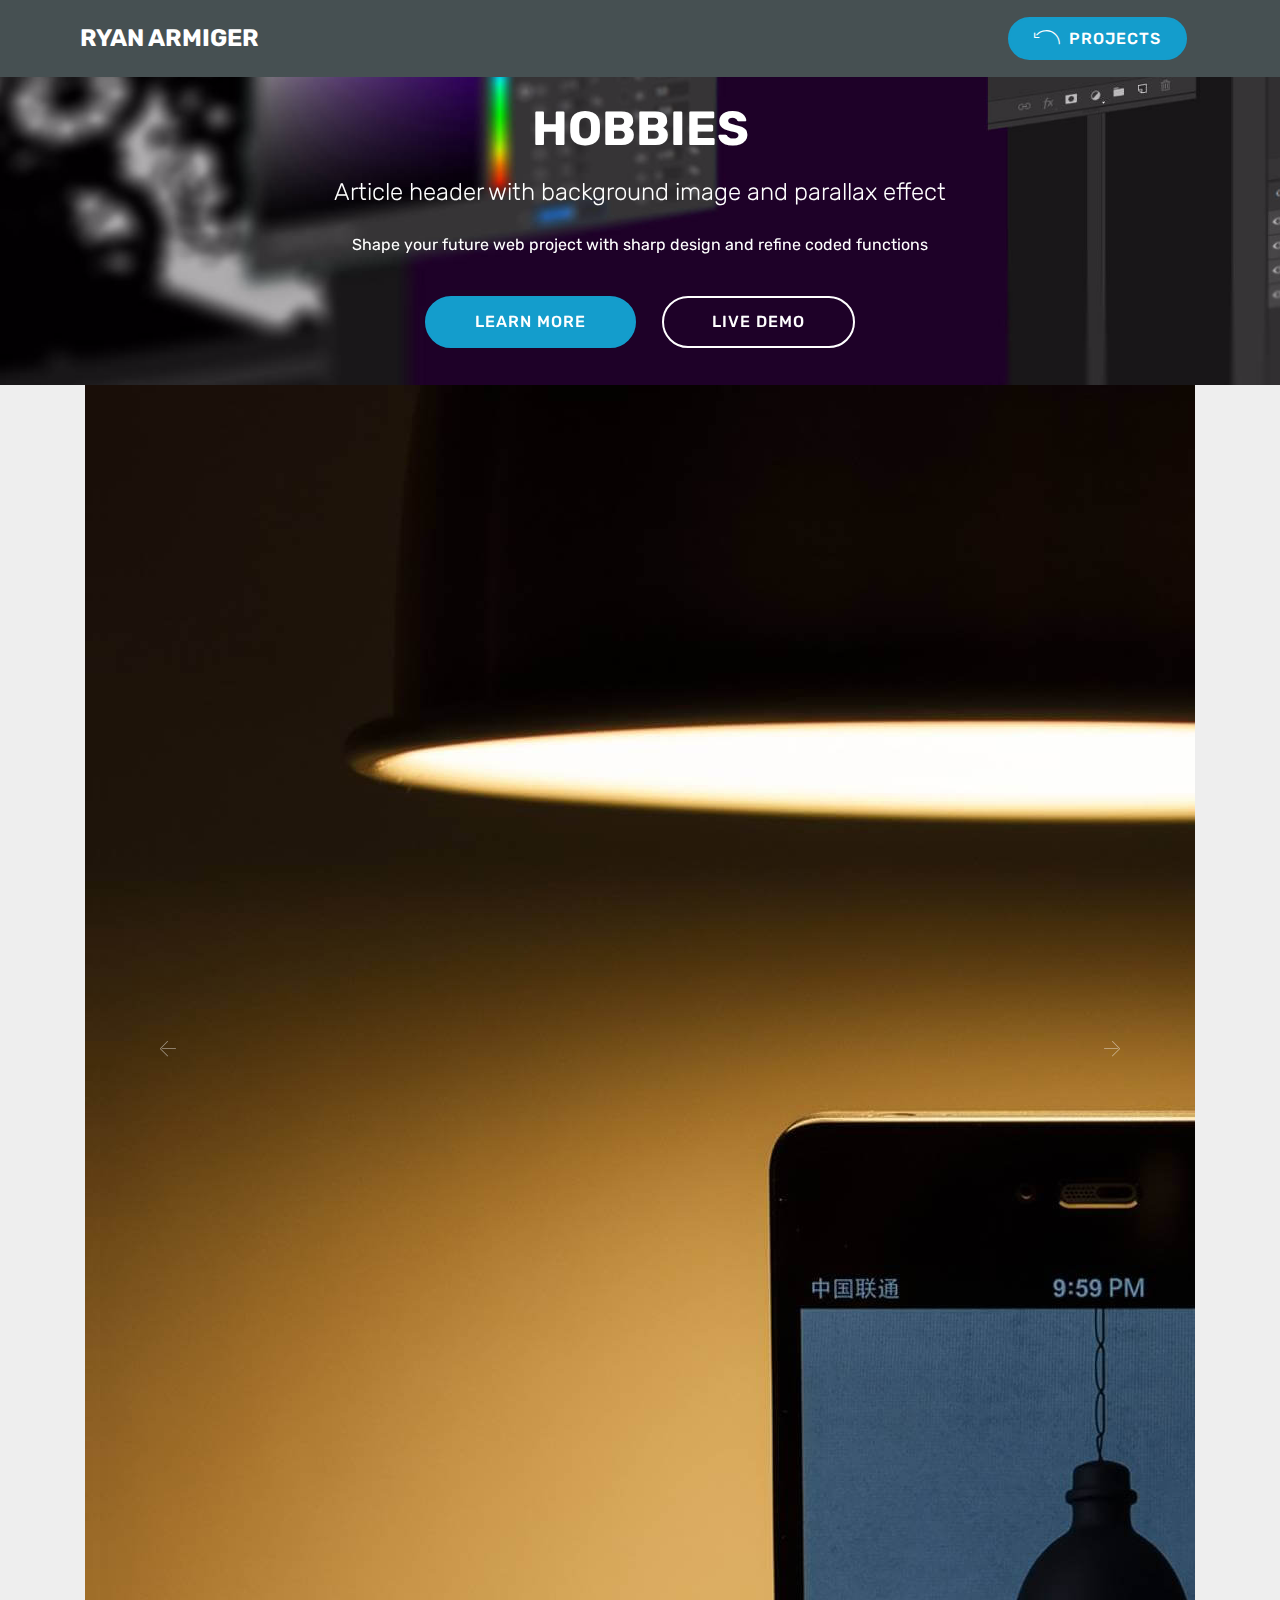
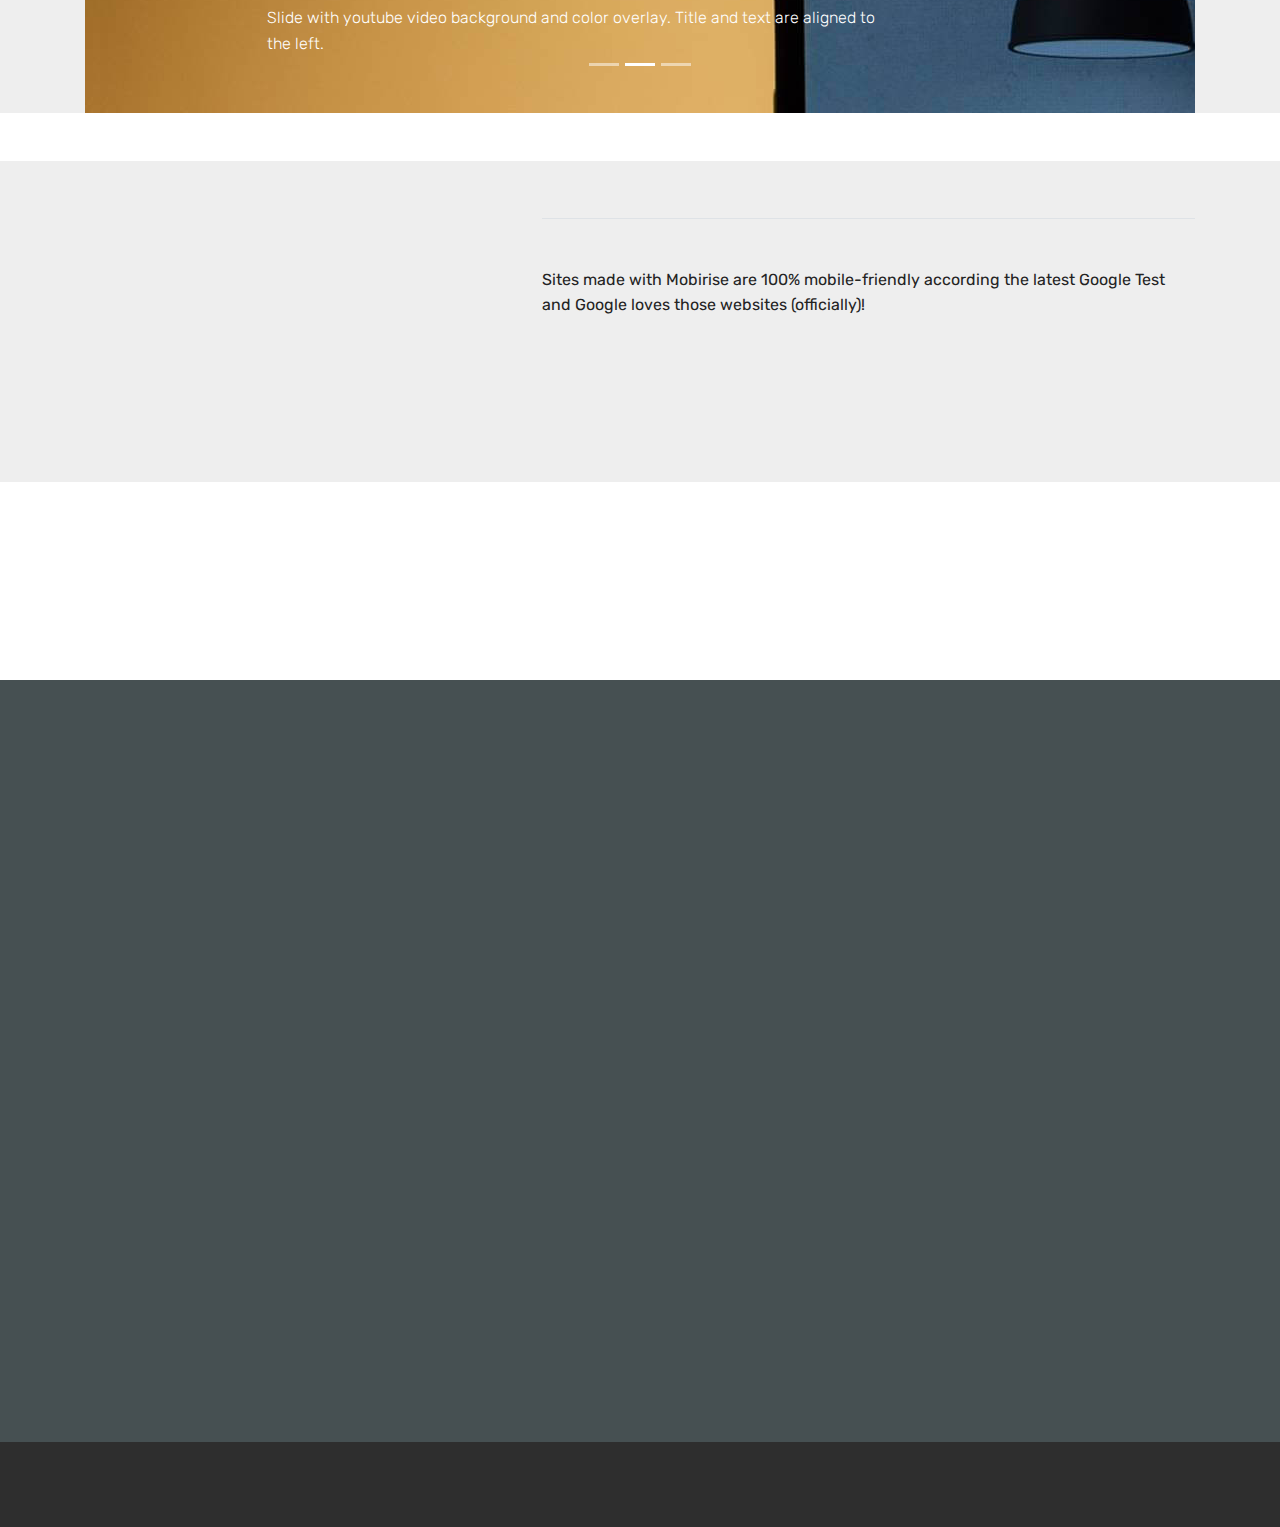
<file: hobbies.html>
<!DOCTYPE html>
<html >
<head>
  <!-- Site made with Mobirise Website Builder v4.7.10, https://mobirise.com -->
  <meta charset="UTF-8">
  <meta http-equiv="X-UA-Compatible" content="IE=edge">
  <meta name="generator" content="Mobirise v4.7.10, mobirise.com">
  <meta name="viewport" content="width=device-width, initial-scale=1, minimum-scale=1">
  <link rel="shortcut icon" href="assets/images/logo4.png" type="image/x-icon">
  <meta name="description" content="Site Builder Description">
  <title>Hobbies</title>
  <link rel="stylesheet" href="assets/web/assets/mobirise-icons/mobirise-icons.css">
  <link rel="stylesheet" href="assets/tether/tether.min.css">
  <link rel="stylesheet" href="assets/bootstrap/css/bootstrap.min.css">
  <link rel="stylesheet" href="assets/bootstrap/css/bootstrap-grid.min.css">
  <link rel="stylesheet" href="assets/bootstrap/css/bootstrap-reboot.min.css">
  <link rel="stylesheet" href="assets/dropdown/css/style.css">
  <link rel="stylesheet" href="assets/animatecss/animate.min.css">
  <link rel="stylesheet" href="assets/socicon/css/styles.css">
  <link rel="stylesheet" href="assets/theme/css/style.css">
  <link rel="stylesheet" href="assets/mobirise/css/mbr-additional.css" type="text/css">
  
  
  
</head>
<body>
  <section class="menu cid-qWPxR9Y6rM" once="menu" id="menu1-13">

    

    <nav class="navbar navbar-expand beta-menu navbar-dropdown align-items-center navbar-toggleable-sm">
        <button class="navbar-toggler navbar-toggler-right" type="button" data-toggle="collapse" data-target="#navbarSupportedContent" aria-controls="navbarSupportedContent" aria-expanded="false" aria-label="Toggle navigation">
            <div class="hamburger">
                <span></span>
                <span></span>
                <span></span>
                <span></span>
            </div>
        </button>
        <div class="menu-logo">
            <div class="navbar-brand">
                
                <span class="navbar-caption-wrap"><a class="navbar-caption text-white display-5" href="index.html#header9-0">
                        RYAN ARMIGER</a></span>
            </div>
        </div>
        <div class="collapse navbar-collapse" id="navbarSupportedContent">
            
            <div class="navbar-buttons mbr-section-btn"><a class="btn btn-sm btn-primary display-4" href="index.html#tabs3-e"><span class="mbri-undo mbr-iconfont mbr-iconfont-btn"></span>PROJECTS</a></div>
        </div>
    </nav>
</section>

<section class="engine"><a href="https://mobiri.se/t">free amp templates</a></section><section class="mbr-section content5 cid-qWPxRaTMEZ mbr-parallax-background" id="content5-14">

    

    

    <div class="container">
        <div class="media-container-row">
            <div class="title col-12 col-md-8">
                <h2 class="align-center mbr-bold mbr-white pb-3 mbr-fonts-style display-2">
                    HOBBIES</h2>
                <h3 class="mbr-section-subtitle align-center mbr-light mbr-white pb-3 mbr-fonts-style display-5">
                    Article header with background image and parallax effect
                </h3>
                <p class="mbr-text align-center mbr-white pb-3 mbr-fonts-style display-7">
                    Shape your future web project with sharp design and refine coded functions
                </p>
                <div class="mbr-section-btn align-center">
                    <a class="btn btn-primary display-4" href="https://mobirise.com">LEARN MORE</a>
                    <a class="btn btn-white-outline display-4" href="https://mobirise.com">LIVE DEMO</a>
                </div>
            </div>
        </div>
    </div>
</section>

<section class="carousel slide cid-qWQ9O8veu2" data-interval="false" id="slider2-2i">

    
    <div class="container content-slider">
        <div class="content-slider-wrap">
            <div><div class="mbr-slider slide carousel" data-pause="true" data-keyboard="false" data-ride="false" data-interval="false"><ol class="carousel-indicators"><li data-app-prevent-settings="" data-target="#slider2-2i" data-slide-to="0"></li><li data-app-prevent-settings="" data-target="#slider2-2i" class=" active" data-slide-to="1"></li><li data-app-prevent-settings="" data-target="#slider2-2i" data-slide-to="2"></li></ol><div class="carousel-inner" role="listbox"><div class="carousel-item slider-fullscreen-image" data-bg-video-slide="false" style="background-image: url(assets/images/1.jpg);"><div class="container container-slide"><div class="image_wrapper"><div class="mbr-overlay"></div><img src="assets/images/1.jpg"><div class="carousel-caption justify-content-center"><div class="col-10 align-center"><p class="lead mbr-text mbr-fonts-style display-7">Choose from the large selection of latest pre-made blocks - jumbotrons, hero images, parallax scrolling, video backgrounds, hamburger menu, sticky header and more.</p></div></div></div></div></div><div class="carousel-item slider-fullscreen-image active" data-bg-video-slide="false" style="background-image: url(assets/images/2.jpg);"><div class="container container-slide"><div class="image_wrapper"><img src="assets/images/2.jpg"><div class="carousel-caption justify-content-center"><div class="col-10 align-left"><p class="lead mbr-text mbr-fonts-style display-7">Slide with youtube video background and color overlay. Title and text are aligned to the left.</p></div></div></div></div></div><div class="carousel-item slider-fullscreen-image" data-bg-video-slide="false" style="background-image: url(assets/images/3.jpg);"><div class="container container-slide"><div class="image_wrapper"><div class="mbr-overlay"></div><img src="assets/images/3.jpg"><div class="carousel-caption justify-content-center"><div class="col-10 align-center"><p class="lead mbr-text mbr-fonts-style display-7">Choose from the large selection of latest pre-made blocks - jumbotrons, hero images, parallax scrolling, video backgrounds, hamburger menu, sticky header and more.</p></div></div></div></div></div></div><a data-app-prevent-settings="" class="carousel-control carousel-control-prev" role="button" data-slide="prev" href="#slider2-2i"><span aria-hidden="true" class="mbri-left mbr-iconfont"></span><span class="sr-only">Previous</span></a><a data-app-prevent-settings="" class="carousel-control carousel-control-next" role="button" data-slide="next" href="#slider2-2i"><span aria-hidden="true" class="mbri-right mbr-iconfont"></span><span class="sr-only">Next</span></a></div></div> 
        </div>
    </div>
</section>

<section class="tabs4 cid-qWPxRc0Lpo" id="tabs4-15">

    

    

    <div class="container">
        
        

        <div class="media-container-row mt-5 pt-3">
            <div class="mbr-figure" style="width: 60%;">
                <img src="assets/images/03.jpg" alt="Mobirise">
            </div>
            <div class="tabs-container">
                <ul class="nav nav-tabs" role="tablist">
                    <li class="nav-item"><a class="nav-link mbr-fonts-style display-7" role="tab" data-toggle="tab" href="#tabs4-15_tab0" aria-selected="false">
                            F#</a></li>
                    <li class="nav-item"><a class="nav-link mbr-fonts-style show active display-7" role="tab" data-toggle="tab" href="#tabs4-15_tab1" aria-selected="true">
                            SWIFT</a></li>
                    <li class="nav-item"><a class="nav-link mbr-fonts-style active show display-7" role="tab" data-toggle="tab" href="#tabs4-15_tab2" aria-selected="true">
                            C++</a></li>
                    <li class="nav-item"><a class="nav-link mbr-fonts-style show active display-7" role="tab" data-toggle="tab" href="#tabs4-15_tab3" aria-selected="true">
                            Javascript</a></li>
                    <li class="nav-item"><a class="nav-link mbr-fonts-style active show display-7" role="tab" data-toggle="tab" href="#tabs4-15_tab4" aria-selected="true">
                            HTML</a></li>
                    <li class="nav-item"><a class="nav-link mbr-fonts-style active show display-7" role="tab" data-toggle="tab" href="#tabs4-15_tab5" aria-selected="true">
                            CSS</a></li>
                </ul>
                <div class="tab-content">
                    <div id="tab1" class="tab-pane in active" role="tabpanel">
                        <div class="row">
                            <div class="col-md-12">
                                <p class="mbr-text py-5 mbr-fonts-style display-7">
                                    Sites made with Mobirise are 100% mobile-friendly according the latest Google Test and Google loves those websites (officially)!
                                </p>
                            </div>
                        </div>
                    </div>
                    <div id="tab2" class="tab-pane" role="tabpanel">
                        <div class="row">
                            <div class="col-md-12">
                                <p class="mbr-text py-5 mbr-fonts-style display-7">
                                    Mobirise themes are based on Bootstrap 3 and Bootstrap 4 - most powerful mobile first framework. Now, even if you're not code-savvy, you can be a part of an exciting growing bootstrap community.</p>
                            </div>
                        </div>
                    </div>
                    <div id="tab3" class="tab-pane" role="tabpanel">
                        <div class="row">
                            <div class="col-md-12">
                                <p class="mbr-text py-5 mbr-fonts-style display-7">
                                    Choose from the large selection of latest pre-made blocks - full-screen intro, bootstrap carousel, content slider, responsive image gallery with lightbox, parallax scrolling, video backgrounds, hamburger menu, sticky header and more.
                                </p>
                            </div>
                        </div>
                    </div>
                    <div id="tab4" class="tab-pane" role="tabpanel">
                        <div class="row">
                            <div class="col-md-12">
                                <p class="mbr-text py-5 mbr-fonts-style display-7">
                                    Sites made with Mobirise are 100% mobile-friendly according the latest Google Test and Google loves those websites (officially)!
                                </p>
                            </div>
                        </div>
                    </div>
                    <div id="tab5" class="tab-pane" role="tabpanel">
                        <div class="row">
                            <div class="col-md-12">
                                <p class="mbr-text py-5 mbr-fonts-style display-7">
                                    Mobirise themes are based on Bootstrap 3 and Bootstrap 4 - most powerful mobile first framework. Now, even if you're not code-savvy, you can be a part of an exciting growing bootstrap community.
                                </p>
                            </div>
                        </div>
                    </div>
                    <div id="tab6" class="tab-pane" role="tabpanel">
                        <div class="row">
                            <div class="col-md-12">
                                <p class="mbr-text py-5 mbr-fonts-style display-7">
                                    Choose from the large selection of latest pre-made blocks - full-screen intro, bootstrap carousel, content slider, responsive image gallery with lightbox, parallax scrolling, video backgrounds, hamburger menu, sticky header and more.
                                </p>
                            </div>
                        </div>
                    </div>
                </div>
            </div>
        </div>
    </div>
</section>

<section class="cid-qWPxRdip8b" id="social-buttons1-16">
    
    

    

    <div class="container">
        <div class="media-container-row">
            <div class="col-md-8 align-center">
                <h2 class="pb-3 mbr-section-title mbr-fonts-style display-2">
                    SHARE THIS PAGE!
                </h2>
                <div>
                    <div class="mbr-social-likes" data-counters="false">
                        <span class="btn btn-social facebook mx-2" title="Share link on Facebook">
                            <i class="socicon socicon-facebook"></i>
                        </span>
                        <span class="btn btn-social twitter mx-2" title="Share link on Twitter">
                            <i class="socicon socicon-twitter"></i>
                        </span>
                        <span class="btn btn-social plusone mx-2" title="Share link on Google+">
                            <i class="socicon socicon-googleplus"></i>
                        </span>
                        
                        
                    </div>
                </div>
            </div>
        </div>
    </div>
</section>

<section class="mbr-section form1 cid-qWPxRenI9s" id="form1-17">

    

    
    <div class="container">
        <div class="row justify-content-center">
            <div class="title col-12 col-lg-8">
                <h2 class="mbr-section-title align-center pb-3 mbr-fonts-style display-2">
                    CONTACT FORM
                </h2>
                <h3 class="mbr-section-subtitle align-center mbr-light pb-3 mbr-fonts-style display-5">
                    Easily add subscribe and contact forms without any server-side integration.
                </h3>
            </div>
        </div>
    </div>
    <div class="container">
        <div class="row justify-content-center">
            <div class="media-container-column col-lg-8" data-form-type="formoid">
                    <div data-form-alert="" hidden="">
                        Thanks for filling out the form!
                    </div>
            
                    <form class="mbr-form" action="https://mobirise.com/" method="post" data-form-title="Mobirise Form"><input type="hidden" name="email" data-form-email="true" value="fjCHy6fZnUnX5yugPx6X9zi9rcSa3zXJK4B0Mi6QzPWznWLV08a0x5NiNkqbuZvZwb2E3eAbzf1pm74Qp9UYnEp4Vh1PMcRmbxuczplM5AEsnJR3fJClxHMY/1hIONwv" data-form-field="Email">
                        <div class="row row-sm-offset">
                            <div class="col-md-4 multi-horizontal" data-for="name">
                                <div class="form-group">
                                    <label class="form-control-label mbr-fonts-style display-7" for="name-form1-17">Name</label>
                                    <input type="text" class="form-control" name="name" data-form-field="Name" required="" id="name-form1-17">
                                </div>
                            </div>
                            <div class="col-md-4 multi-horizontal" data-for="email">
                                <div class="form-group">
                                    <label class="form-control-label mbr-fonts-style display-7" for="email-form1-17">Email</label>
                                    <input type="email" class="form-control" name="email" data-form-field="Email" required="" id="email-form1-17">
                                </div>
                            </div>
                            <div class="col-md-4 multi-horizontal" data-for="phone">
                                <div class="form-group">
                                    <label class="form-control-label mbr-fonts-style display-7" for="phone-form1-17">Phone</label>
                                    <input type="tel" class="form-control" name="phone" data-form-field="Phone" id="phone-form1-17">
                                </div>
                            </div>
                        </div>
                        <div class="form-group" data-for="message">
                            <label class="form-control-label mbr-fonts-style display-7" for="message-form1-17">Message</label>
                            <textarea type="text" class="form-control" name="message" rows="7" data-form-field="Message" id="message-form1-17"></textarea>
                        </div>
            
                        <span class="input-group-btn">
                            <button href="" type="submit" class="btn btn-primary btn-form display-4">SEND FORM</button>
                        </span>
                    </form>
            </div>
        </div>
    </div>
</section>

<section once="" class="cid-qWPxRfnhqO" id="footer6-18">

    

    

    <div class="container">
        <div class="media-container-row align-center mbr-white">
            <div class="col-12">
                <p class="mbr-text mb-0 mbr-fonts-style display-7">
                    © Copyright 2017 Mobirise - All Rights Reserved
                </p>
            </div>
        </div>
    </div>
</section>


  <script src="assets/web/assets/jquery/jquery.min.js"></script>
  <script src="assets/popper/popper.min.js"></script>
  <script src="assets/tether/tether.min.js"></script>
  <script src="assets/bootstrap/js/bootstrap.min.js"></script>
  <script src="assets/smoothscroll/smooth-scroll.js"></script>
  <script src="assets/dropdown/js/script.min.js"></script>
  <script src="assets/touchswipe/jquery.touch-swipe.min.js"></script>
  <script src="assets/viewportchecker/jquery.viewportchecker.js"></script>
  <script src="assets/parallax/jarallax.min.js"></script>
  <script src="assets/ytplayer/jquery.mb.ytplayer.min.js"></script>
  <script src="assets/vimeoplayer/jquery.mb.vimeo_player.js"></script>
  <script src="assets/bootstrapcarouselswipe/bootstrap-carousel-swipe.js"></script>
  <script src="assets/mbr-tabs/mbr-tabs.js"></script>
  <script src="assets/sociallikes/social-likes.js"></script>
  <script src="assets/theme/js/script.js"></script>
  <script src="assets/slidervideo/script.js"></script>
  <script src="assets/formoid/formoid.min.js"></script>
  
  
 <div id="scrollToTop" class="scrollToTop mbr-arrow-up"><a style="text-align: center;"><i></i></a></div>
    <input name="animation" type="hidden">
  </body>
</html>
</file>
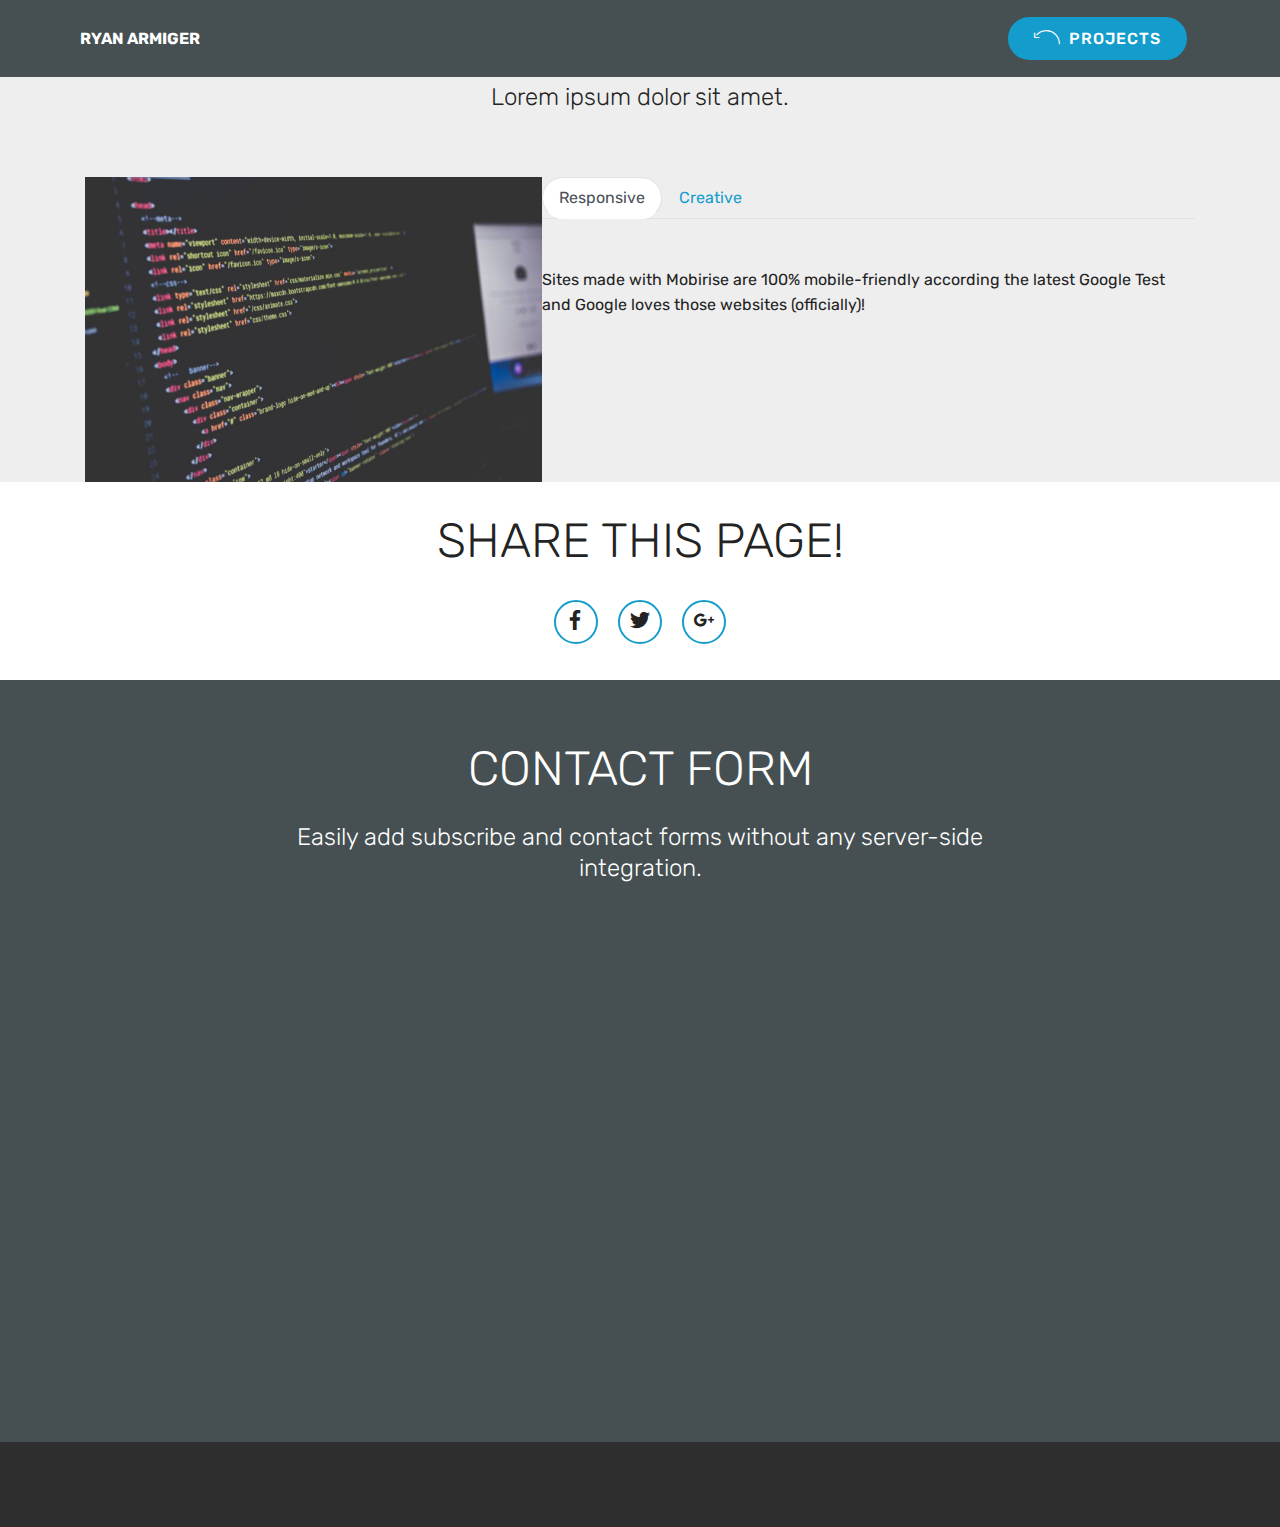
<file: page1.html>
<!DOCTYPE html>
<html >
<head>
  <!-- Site made with Mobirise Website Builder v4.7.10, https://mobirise.com -->
  <meta charset="UTF-8">
  <meta http-equiv="X-UA-Compatible" content="IE=edge">
  <meta name="generator" content="Mobirise v4.7.10, mobirise.com">
  <meta name="viewport" content="width=device-width, initial-scale=1, minimum-scale=1">
  <link rel="shortcut icon" href="assets/images/logo4.png" type="image/x-icon">
  <meta name="description" content="Site Builder Description">
  <title>Project</title>
  <link rel="stylesheet" href="assets/web/assets/mobirise-icons/mobirise-icons.css">
  <link rel="stylesheet" href="assets/tether/tether.min.css">
  <link rel="stylesheet" href="assets/bootstrap/css/bootstrap.min.css">
  <link rel="stylesheet" href="assets/bootstrap/css/bootstrap-grid.min.css">
  <link rel="stylesheet" href="assets/bootstrap/css/bootstrap-reboot.min.css">
  <link rel="stylesheet" href="assets/dropdown/css/style.css">
  <link rel="stylesheet" href="assets/animatecss/animate.min.css">
  <link rel="stylesheet" href="assets/socicon/css/styles.css">
  <link rel="stylesheet" href="assets/theme/css/style.css">
  <link rel="stylesheet" href="assets/mobirise/css/mbr-additional.css" type="text/css">
  
  
  
</head>
<body>
  <section class="menu cid-qWK7P46X6q" once="menu" id="menu1-c">

    

    <nav class="navbar navbar-expand beta-menu navbar-dropdown align-items-center navbar-fixed-top navbar-toggleable-sm">
        <button class="navbar-toggler navbar-toggler-right" type="button" data-toggle="collapse" data-target="#navbarSupportedContent" aria-controls="navbarSupportedContent" aria-expanded="false" aria-label="Toggle navigation">
            <div class="hamburger">
                <span></span>
                <span></span>
                <span></span>
                <span></span>
            </div>
        </button>
        <div class="menu-logo">
            <div class="navbar-brand">
                
                <span class="navbar-caption-wrap"><a class="navbar-caption text-white display-4" href="index.html#header9-0">
                        RYAN ARMIGER</a></span>
            </div>
        </div>
        <div class="collapse navbar-collapse" id="navbarSupportedContent">
            
            <div class="navbar-buttons mbr-section-btn"><a class="btn btn-sm btn-primary display-4" href="index.html#tabs1-1"><span class="mbri-undo mbr-iconfont mbr-iconfont-btn"></span>PROJECTS</a></div>
        </div>
    </nav>
</section>

<section class="engine"><a href="https://mobiri.se/o">portfolio site templates</a></section><section class="tabs4 cid-qWK7mX8KHz" id="tabs4-9">

    

    

    <div class="container">
        <h2 class="mbr-section-title align-center pb-3 mbr-fonts-style display-2">
            Tabs and media
        </h2>
        <h3 class="mbr-section-subtitle align-center mbr-light mbr-fonts-style display-5">
            Lorem ipsum dolor sit amet.
        </h3>

        <div class="media-container-row mt-5 pt-3">
            <div class="mbr-figure" style="width: 60%;">
                <img src="assets/images/03.jpg" alt="Mobirise">
            </div>
            <div class="tabs-container">
                <ul class="nav nav-tabs" role="tablist">
                    <li class="nav-item"><a class="nav-link mbr-fonts-style active show display-7" role="tab" data-toggle="tab" href="#tabs4-9_tab0" aria-selected="true">
                            Responsive
                        </a></li>
                    <li class="nav-item"><a class="nav-link mbr-fonts-style active show display-7" role="tab" data-toggle="tab" href="#tabs4-9_tab1" aria-selected="true">
                            Creative
                        </a></li>
                    
                    
                    
                    
                </ul>
                <div class="tab-content">
                    <div id="tab1" class="tab-pane in active" role="tabpanel">
                        <div class="row">
                            <div class="col-md-12">
                                <p class="mbr-text py-5 mbr-fonts-style display-7">
                                    Sites made with Mobirise are 100% mobile-friendly according the latest Google Test and Google loves those websites (officially)!
                                </p>
                            </div>
                        </div>
                    </div>
                    <div id="tab2" class="tab-pane" role="tabpanel">
                        <div class="row">
                            <div class="col-md-12">
                                <p class="mbr-text py-5 mbr-fonts-style display-7">
                                    Mobirise themes are based on Bootstrap 3 and Bootstrap 4 - most powerful mobile first framework. Now, even if you're not code-savvy, you can be a part of an exciting growing bootstrap community.</p>
                            </div>
                        </div>
                    </div>
                    <div id="tab3" class="tab-pane" role="tabpanel">
                        <div class="row">
                            <div class="col-md-12">
                                <p class="mbr-text py-5 mbr-fonts-style display-7">
                                    Choose from the large selection of latest pre-made blocks - full-screen intro, bootstrap carousel, content slider, responsive image gallery with lightbox, parallax scrolling, video backgrounds, hamburger menu, sticky header and more.
                                </p>
                            </div>
                        </div>
                    </div>
                    <div id="tab4" class="tab-pane" role="tabpanel">
                        <div class="row">
                            <div class="col-md-12">
                                <p class="mbr-text py-5 mbr-fonts-style display-7">
                                    Sites made with Mobirise are 100% mobile-friendly according the latest Google Test and Google loves those websites (officially)!
                                </p>
                            </div>
                        </div>
                    </div>
                    <div id="tab5" class="tab-pane" role="tabpanel">
                        <div class="row">
                            <div class="col-md-12">
                                <p class="mbr-text py-5 mbr-fonts-style display-7">
                                    Mobirise themes are based on Bootstrap 3 and Bootstrap 4 - most powerful mobile first framework. Now, even if you're not code-savvy, you can be a part of an exciting growing bootstrap community.
                                </p>
                            </div>
                        </div>
                    </div>
                    <div id="tab6" class="tab-pane" role="tabpanel">
                        <div class="row">
                            <div class="col-md-12">
                                <p class="mbr-text py-5 mbr-fonts-style display-7">
                                    Choose from the large selection of latest pre-made blocks - full-screen intro, bootstrap carousel, content slider, responsive image gallery with lightbox, parallax scrolling, video backgrounds, hamburger menu, sticky header and more.
                                </p>
                            </div>
                        </div>
                    </div>
                </div>
            </div>
        </div>
    </div>
</section>

<section class="cid-qWK7h9odx3" id="social-buttons1-7">
    
    

    

    <div class="container">
        <div class="media-container-row">
            <div class="col-md-8 align-center">
                <h2 class="pb-3 mbr-section-title mbr-fonts-style display-2">
                    SHARE THIS PAGE!
                </h2>
                <div>
                    <div class="mbr-social-likes" data-counters="false">
                        <span class="btn btn-social facebook mx-2" title="Share link on Facebook">
                            <i class="socicon socicon-facebook"></i>
                        </span>
                        <span class="btn btn-social twitter mx-2" title="Share link on Twitter">
                            <i class="socicon socicon-twitter"></i>
                        </span>
                        <span class="btn btn-social plusone mx-2" title="Share link on Google+">
                            <i class="socicon socicon-googleplus"></i>
                        </span>
                        
                        
                    </div>
                </div>
            </div>
        </div>
    </div>
</section>

<section class="mbr-section form1 cid-qWK7GfW3nd" id="form1-b">

    

    
    <div class="container">
        <div class="row justify-content-center">
            <div class="title col-12 col-lg-8">
                <h2 class="mbr-section-title align-center pb-3 mbr-fonts-style display-2">
                    CONTACT FORM
                </h2>
                <h3 class="mbr-section-subtitle align-center mbr-light pb-3 mbr-fonts-style display-5">
                    Easily add subscribe and contact forms without any server-side integration.
                </h3>
            </div>
        </div>
    </div>
    <div class="container">
        <div class="row justify-content-center">
            <div class="media-container-column col-lg-8" data-form-type="formoid">
                    <div data-form-alert="" hidden="">
                        Thanks for filling out the form!
                    </div>
            
                    <form class="mbr-form" action="https://mobirise.com/" method="post" data-form-title="Mobirise Form"><input type="hidden" name="email" data-form-email="true" value="hvkJ8RB6vaXRcZoSylT0Vd4UWjTgtkDln1M1aXnqt7f8IK2gfyXUG8BXT0mdRLa7EG4PJK0RDJpzsPt92LGJ8tNBHhRLTFPXI9XnD6IIkJHDeh4FtyaNypY2DDB7dxq+" data-form-field="Email">
                        <div class="row row-sm-offset">
                            <div class="col-md-4 multi-horizontal" data-for="name">
                                <div class="form-group">
                                    <label class="form-control-label mbr-fonts-style display-7" for="name-form1-b">Name</label>
                                    <input type="text" class="form-control" name="name" data-form-field="Name" required="" id="name-form1-b">
                                </div>
                            </div>
                            <div class="col-md-4 multi-horizontal" data-for="email">
                                <div class="form-group">
                                    <label class="form-control-label mbr-fonts-style display-7" for="email-form1-b">Email</label>
                                    <input type="email" class="form-control" name="email" data-form-field="Email" required="" id="email-form1-b">
                                </div>
                            </div>
                            <div class="col-md-4 multi-horizontal" data-for="phone">
                                <div class="form-group">
                                    <label class="form-control-label mbr-fonts-style display-7" for="phone-form1-b">Phone</label>
                                    <input type="tel" class="form-control" name="phone" data-form-field="Phone" id="phone-form1-b">
                                </div>
                            </div>
                        </div>
                        <div class="form-group" data-for="message">
                            <label class="form-control-label mbr-fonts-style display-7" for="message-form1-b">Message</label>
                            <textarea type="text" class="form-control" name="message" rows="7" data-form-field="Message" id="message-form1-b"></textarea>
                        </div>
            
                        <span class="input-group-btn">
                            <button href="" type="submit" class="btn btn-primary btn-form display-4">SEND FORM</button>
                        </span>
                    </form>
            </div>
        </div>
    </div>
</section>

<section once="" class="cid-qWK6LKjqwU" id="footer6-6">

    

    

    <div class="container">
        <div class="media-container-row align-center mbr-white">
            <div class="col-12">
                <p class="mbr-text mb-0 mbr-fonts-style display-7">
                    © Copyright 2017 Mobirise - All Rights Reserved
                </p>
            </div>
        </div>
    </div>
</section>


  <script src="assets/web/assets/jquery/jquery.min.js"></script>
  <script src="assets/popper/popper.min.js"></script>
  <script src="assets/tether/tether.min.js"></script>
  <script src="assets/bootstrap/js/bootstrap.min.js"></script>
  <script src="assets/smoothscroll/smooth-scroll.js"></script>
  <script src="assets/dropdown/js/script.min.js"></script>
  <script src="assets/touchswipe/jquery.touch-swipe.min.js"></script>
  <script src="assets/viewportchecker/jquery.viewportchecker.js"></script>
  <script src="assets/mbr-tabs/mbr-tabs.js"></script>
  <script src="assets/sociallikes/social-likes.js"></script>
  <script src="assets/theme/js/script.js"></script>
  <script src="assets/formoid/formoid.min.js"></script>
  
  
 <div id="scrollToTop" class="scrollToTop mbr-arrow-up"><a style="text-align: center;"><i></i></a></div>
    <input name="animation" type="hidden">
  </body>
</html>
</file>
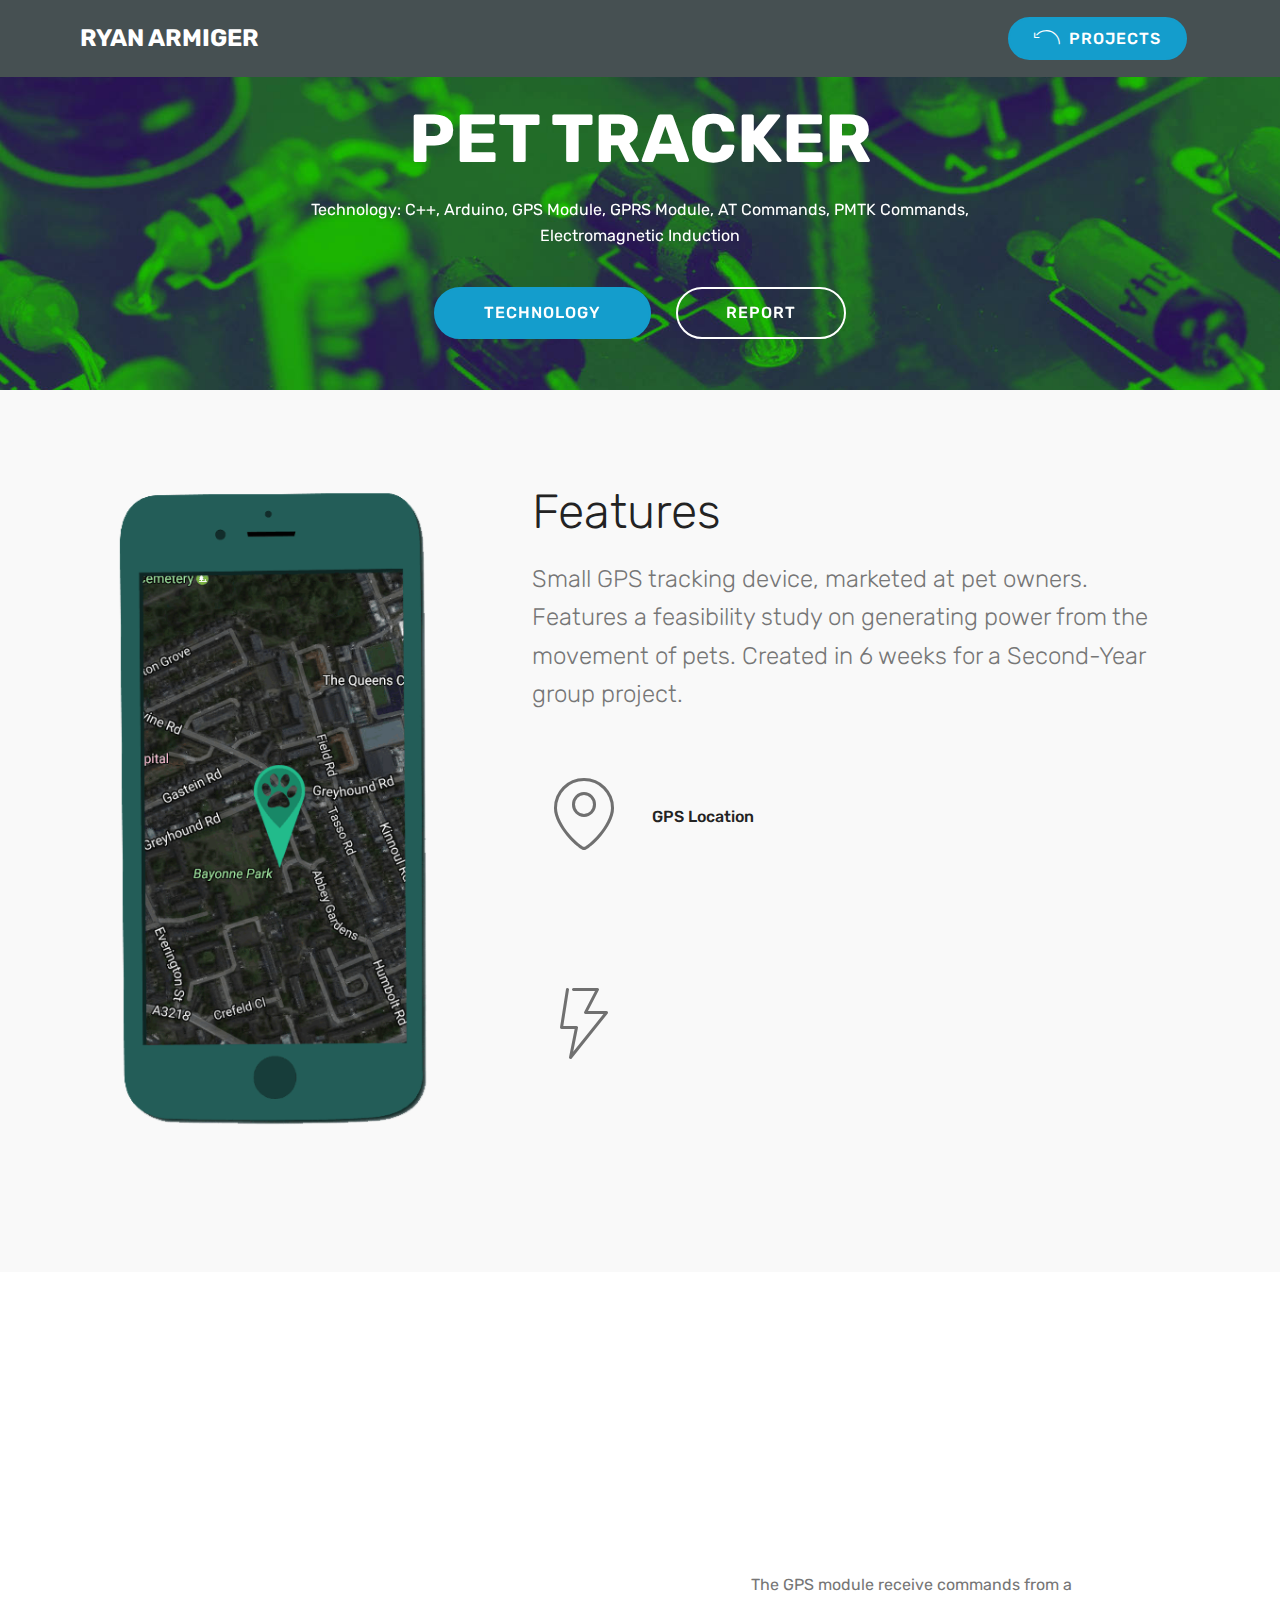
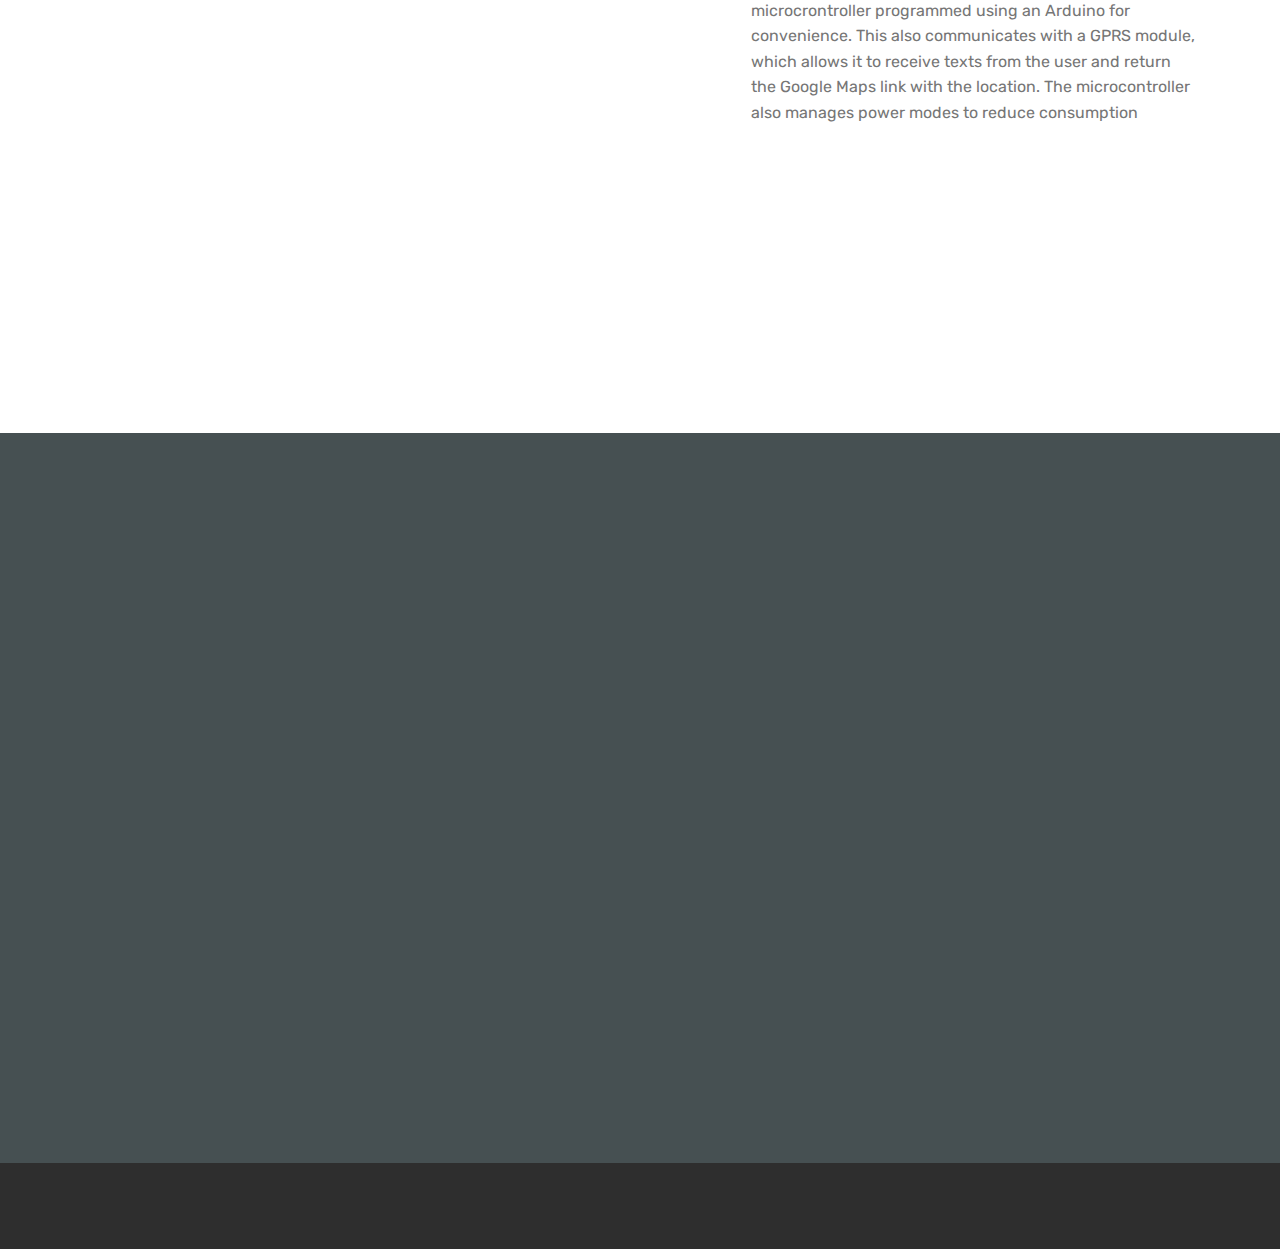
<file: pettracker.html>
<!DOCTYPE html>
<html >
<head>
  <!-- Site made with Mobirise Website Builder v4.7.10, https://mobirise.com -->
  <meta charset="UTF-8">
  <meta http-equiv="X-UA-Compatible" content="IE=edge">
  <meta name="generator" content="Mobirise v4.7.10, mobirise.com">
  <meta name="viewport" content="width=device-width, initial-scale=1, minimum-scale=1">
  <link rel="shortcut icon" href="assets/images/favicon-128x128.png" type="image/x-icon">
  <meta name="description" content="Project page for a Second-Year group project with the aim of helping users track lost pets.">
  <title>Pet Tracker</title>
  <link rel="stylesheet" href="assets/web/assets/mobirise-icons/mobirise-icons.css">
  <link rel="stylesheet" href="assets/tether/tether.min.css">
  <link rel="stylesheet" href="assets/bootstrap/css/bootstrap.min.css">
  <link rel="stylesheet" href="assets/bootstrap/css/bootstrap-grid.min.css">
  <link rel="stylesheet" href="assets/bootstrap/css/bootstrap-reboot.min.css">
  <link rel="stylesheet" href="assets/dropdown/css/style.css">
  <link rel="stylesheet" href="assets/animatecss/animate.min.css">
  <link rel="stylesheet" href="assets/socicon/css/styles.css">
  <link rel="stylesheet" href="assets/theme/css/style.css">
  <link rel="stylesheet" href="assets/mobirise/css/mbr-additional.css" type="text/css">



</head>
<body>
  <section class="menu cid-qWPxOH4VUF" once="menu" id="menu1-x">



    <nav class="navbar navbar-expand beta-menu navbar-dropdown align-items-center navbar-toggleable-sm">
        <button class="navbar-toggler navbar-toggler-right" type="button" data-toggle="collapse" data-target="#navbarSupportedContent" aria-controls="navbarSupportedContent" aria-expanded="false" aria-label="Toggle navigation">
            <div class="hamburger">
                <span></span>
                <span></span>
                <span></span>
                <span></span>
            </div>
        </button>
        <div class="menu-logo">
            <div class="navbar-brand">

                <span class="navbar-caption-wrap"><a class="navbar-caption text-white display-5" href="index.html#header9-0">
                        RYAN ARMIGER</a></span>
            </div>
        </div>
        <div class="collapse navbar-collapse" id="navbarSupportedContent">

            <div class="navbar-buttons mbr-section-btn"><a class="btn btn-sm btn-primary display-4" href="index.html#tabs3-e"><span class="mbri-undo mbr-iconfont mbr-iconfont-btn"></span>PROJECTS</a></div>
        </div>
    </nav>
</section>

<section class="engine"><a href="https://mobiri.se/d">free website maker</a></section><section class="mbr-section content5 cid-qWPxOIOV2x mbr-parallax-background" id="content5-y">





    <div class="container">
        <div class="media-container-row">
            <div class="title col-12 col-md-8">
                <h2 class="align-center mbr-bold mbr-white pb-3 mbr-fonts-style display-1">
                    PET TRACKER</h2>

                <p class="mbr-text align-center mbr-white pb-3 mbr-fonts-style display-7">
                    Technology: C++, Arduino, GPS Module, GPRS Module, AT Commands, PMTK Commands, Electromagnetic Induction</p>
                <div class="mbr-section-btn align-center"><a class="btn btn-primary display-4" href="pettracker.html#tabs4-z">TECHNOLOGY</a>
                    <a class="btn btn-white-outline display-4" href="assets/files/Final_Report.pdf" target="_blank">REPORT</a></div>
            </div>
        </div>
    </div>
</section>

<section class="features11 cid-qWQ7xKwxdj" id="features11-2c">





    <div class="container">
        <div class="col-md-12">
            <div class="media-container-row">
                <div class="mbr-figure" style="width: 40%;">
                    <img src="assets/images/fullphoneblank-390x691.png" alt="Mobirise" title="">
                </div>
                <div class=" align-left aside-content">
                    <h2 class="mbr-title pt-2 mbr-fonts-style display-2">
                        Features</h2>
                    <div class="mbr-section-text">
                        <p class="mbr-text mb-5 pt-3 mbr-light mbr-fonts-style display-5">
                        Small GPS tracking device, marketed at pet owners. Features a feasibility study on generating power from the movement of pets. Created in 6 weeks for a Second-Year group project.
                        </p>
                    </div>

                    <div class="block-content">
                        <div class="card p-3 pr-3">
                            <div class="media">
                                <div class=" align-self-center card-img pb-3">
                                    <span class="mbr-iconfont mbri-pin"></span>
                                </div>
                                <div class="media-body">
                                    <h4 class="card-title mbr-fonts-style display-7">
                                        GPS Location</h4>
                                </div>
                            </div>

                            <div class="card-box">
                                <p class="block-text mbr-fonts-style display-7">
                                   Texting the number of the device returns a link to a Google Maps page displaying the location of the device. When not in use, the device enters a sleep mode to reduce power consumption and increase battery life.</p>
                            </div>
                        </div>

                        <div class="card p-3 pr-3">
                            <div class="media">
                                <div class="align-self-center card-img pb-3">
                                    <span class="mbr-iconfont mbri-speed"></span>
                                </div>
                                <div class="media-body">
                                    <h4 class="card-title mbr-fonts-style display-7">
                                        Energy Harvesting Feasibility Study</h4>
                                </div>
                            </div>

                            <div class="card-box">
                                <p class="block-text mbr-fonts-style display-7">
                                    Study into the feasibility of harvesting energy from the kinetic movement of animals, with the goal of creating enough energy for the device to have a conveniently long battery life or even be self-sustaining.&nbsp;</p>
                            </div>
                        </div>
                    </div>
                </div>
            </div>
        </div>
    </div>
</section>

<section class="tabs4 cid-qWPxOKiSTx" id="tabs4-z">





    <div class="container">
        <h2 class="mbr-section-title align-center pb-3 mbr-fonts-style display-2">
            Technology</h2>

        <div class="media-container-row mt-5 pt-3">
            <div class="mbr-figure" style="width: 60%;">
                <img src="assets/images/interfaces-601x215.png" alt="Mobirise" title="">
            </div>
            <div class="tabs-container">
                <ul class="nav nav-tabs" role="tablist">
                    <li class="nav-item"><a class="nav-link mbr-fonts-style active show display-7" role="tab" data-toggle="tab" href="#tabs4-z_tab0" aria-selected="true">
                            GPS</a></li>
                    <li class="nav-item"><a class="nav-link mbr-fonts-style active show display-7" role="tab" data-toggle="tab" href="#tabs4-z_tab1" aria-selected="true">
                            ENERGY</a></li>




                </ul>
                <div class="tab-content">
                    <div id="tab1" class="tab-pane in active" role="tabpanel">
                        <div class="row">
                            <div class="col-md-12">
                                <p class="mbr-text py-5 mbr-fonts-style display-7">
                                    The GPS module receive commands from a microcrontroller programmed using an Arduino for convenience. This also communicates with a GPRS module, which allows it to receive texts from the user and return the Google Maps link with the location. The microcontroller also manages power modes to reduce consumption</p>
                            </div>
                        </div>
                    </div>
                    <div id="tab2" class="tab-pane" role="tabpanel">
                        <div class="row">
                            <div class="col-md-12">
                                <p class="mbr-text py-5 mbr-fonts-style display-7">
                                    Oscillation of a horizontal magnet in a coil wrapped around a cylinder produces a time-varying magnetic field, generating a time-varying voltage across the coil. This needs to be rectified by switching MOSFETs on and off, to charge and discharge capacitors with lower power losses. This voltage is then stepped up using a Buck-Boost circuit and charges the battery when sufficient energy is available. Many complications exist within harvesting a viable amount of energy using this method.&nbsp;</p>
                            </div>
                        </div>
                    </div>
                    <div id="tab3" class="tab-pane" role="tabpanel">
                        <div class="row">
                            <div class="col-md-12">
                                <p class="mbr-text py-5 mbr-fonts-style display-7">
                                    Choose from the large selection of latest pre-made blocks - full-screen intro, bootstrap carousel, content slider, responsive image gallery with lightbox, parallax scrolling, video backgrounds, hamburger menu, sticky header and more.
                                </p>
                            </div>
                        </div>
                    </div>
                    <div id="tab4" class="tab-pane" role="tabpanel">
                        <div class="row">
                            <div class="col-md-12">
                                <p class="mbr-text py-5 mbr-fonts-style display-7">
                                    Sites made with Mobirise are 100% mobile-friendly according the latest Google Test and Google loves those websites (officially)!
                                </p>
                            </div>
                        </div>
                    </div>
                    <div id="tab5" class="tab-pane" role="tabpanel">
                        <div class="row">
                            <div class="col-md-12">
                                <p class="mbr-text py-5 mbr-fonts-style display-7">
                                    Mobirise themes are based on Bootstrap 3 and Bootstrap 4 - most powerful mobile first framework. Now, even if you're not code-savvy, you can be a part of an exciting growing bootstrap community.
                                </p>
                            </div>
                        </div>
                    </div>
                    <div id="tab6" class="tab-pane" role="tabpanel">
                        <div class="row">
                            <div class="col-md-12">
                                <p class="mbr-text py-5 mbr-fonts-style display-7">
                                    Choose from the large selection of latest pre-made blocks - full-screen intro, bootstrap carousel, content slider, responsive image gallery with lightbox, parallax scrolling, video backgrounds, hamburger menu, sticky header and more.
                                </p>
                            </div>
                        </div>
                    </div>
                </div>
            </div>
        </div>
    </div>
</section>

<section class="cid-qWPxOLKDYx" id="social-buttons1-10">





    <div class="container">
        <div class="media-container-row">
            <div class="col-md-8 align-center">
                <h2 class="pb-3 mbr-section-title mbr-fonts-style display-2">
                    SHARE THIS PAGE!
                </h2>
                <div>
                    <div class="mbr-social-likes" data-counters="false">
                        <span class="btn btn-social facebook mx-2" title="Share link on Facebook">
                            <i class="socicon socicon-facebook"></i>
                        </span>
                        <span class="btn btn-social twitter mx-2" title="Share link on Twitter">
                            <i class="socicon socicon-twitter"></i>
                        </span>
                        <span class="btn btn-social plusone mx-2" title="Share link on Google+">
                            <i class="socicon socicon-googleplus"></i>
                        </span>


                    </div>
                </div>
            </div>
        </div>
    </div>
</section>

<section class="mbr-section form1 cid-qWPxOMwPvr" id="form1-11">




    <div class="container">
        <div class="row justify-content-center">
            <div class="title col-12 col-lg-8">
                <h2 class="mbr-section-title align-center pb-3 mbr-fonts-style display-2">
                    CONTACT ME</h2>
                <h3 class="mbr-section-subtitle align-center mbr-light pb-3 mbr-fonts-style display-5">For any enquiries, please leave a message below</h3>
            </div>
        </div>
    </div>
    <div class="container">
        <div class="row justify-content-center">
            <div class="media-container-column col-lg-8" data-form-type="formoid">
                    <div data-form-alert="" hidden="">
                        Thanks for filling out the form!
                    </div>

                    <form class="mbr-form" action="https://mobirise.com/" method="post" data-form-title="Mobirise Form"><input type="hidden" name="email" data-form-email="true" value="eKBMbP+Jvpj8xt8YAEfwyW8jHgyObAdRGF91mJJlZRRv1KQalsUuxQeDLjwwk8RvbB0LcJ9ul8/zp5rI9CEnUgq2lXzXOM6WGp4pZ7pect1ajDqOl28POsPJ8BAsFWJF" data-form-field="Email">
                        <div class="row row-sm-offset">
                            <div class="col-md-4 multi-horizontal" data-for="name">
                                <div class="form-group">
                                    <label class="form-control-label mbr-fonts-style display-7" for="name-form1-11">Name</label>
                                    <input type="text" class="form-control" name="name" data-form-field="Name" required="" id="name-form1-11">
                                </div>
                            </div>
                            <div class="col-md-4 multi-horizontal" data-for="email">
                                <div class="form-group">
                                    <label class="form-control-label mbr-fonts-style display-7" for="email-form1-11">Email</label>
                                    <input type="email" class="form-control" name="email" data-form-field="Email" required="" id="email-form1-11">
                                </div>
                            </div>
                            <div class="col-md-4 multi-horizontal" data-for="phone">
                                <div class="form-group">
                                    <label class="form-control-label mbr-fonts-style display-7" for="phone-form1-11">Phone</label>
                                    <input type="tel" class="form-control" name="phone" data-form-field="Phone" id="phone-form1-11">
                                </div>
                            </div>
                        </div>
                        <div class="form-group" data-for="message">
                            <label class="form-control-label mbr-fonts-style display-7" for="message-form1-11">Message</label>
                            <textarea type="text" class="form-control" name="message" rows="7" data-form-field="Message" id="message-form1-11"></textarea>
                        </div>

                        <span class="input-group-btn">
                            <button href="" type="submit" class="btn btn-primary btn-form display-4">SEND FORM</button>
                        </span>
                    </form>
            </div>
        </div>
    </div>
</section>

<section once="" class="cid-qWPxONvIej" id="footer6-12">





    <div class="container">
        <div class="media-container-row align-center mbr-white">
            <div class="col-12">
                <p class="mbr-text mb-0 mbr-fonts-style display-7">
                    © Copyright 2018 Ryan Armiger - All Rights Reserved
                </p>
            </div>
        </div>
    </div>
</section>


  <script src="assets/web/assets/jquery/jquery.min.js"></script>
  <script src="assets/popper/popper.min.js"></script>
  <script src="assets/tether/tether.min.js"></script>
  <script src="assets/bootstrap/js/bootstrap.min.js"></script>
  <script src="assets/smoothscroll/smooth-scroll.js"></script>
  <script src="assets/dropdown/js/script.min.js"></script>
  <script src="assets/touchswipe/jquery.touch-swipe.min.js"></script>
  <script src="assets/viewportchecker/jquery.viewportchecker.js"></script>
  <script src="assets/parallax/jarallax.min.js"></script>
  <script src="assets/mbr-tabs/mbr-tabs.js"></script>
  <script src="assets/sociallikes/social-likes.js"></script>
  <script src="assets/theme/js/script.js"></script>
  <script src="assets/formoid/formoid.min.js"></script>


 <div id="scrollToTop" class="scrollToTop mbr-arrow-up"><a style="text-align: center;"><i></i></a></div>
    <input name="animation" type="hidden">
  </body>
</html>
</file>
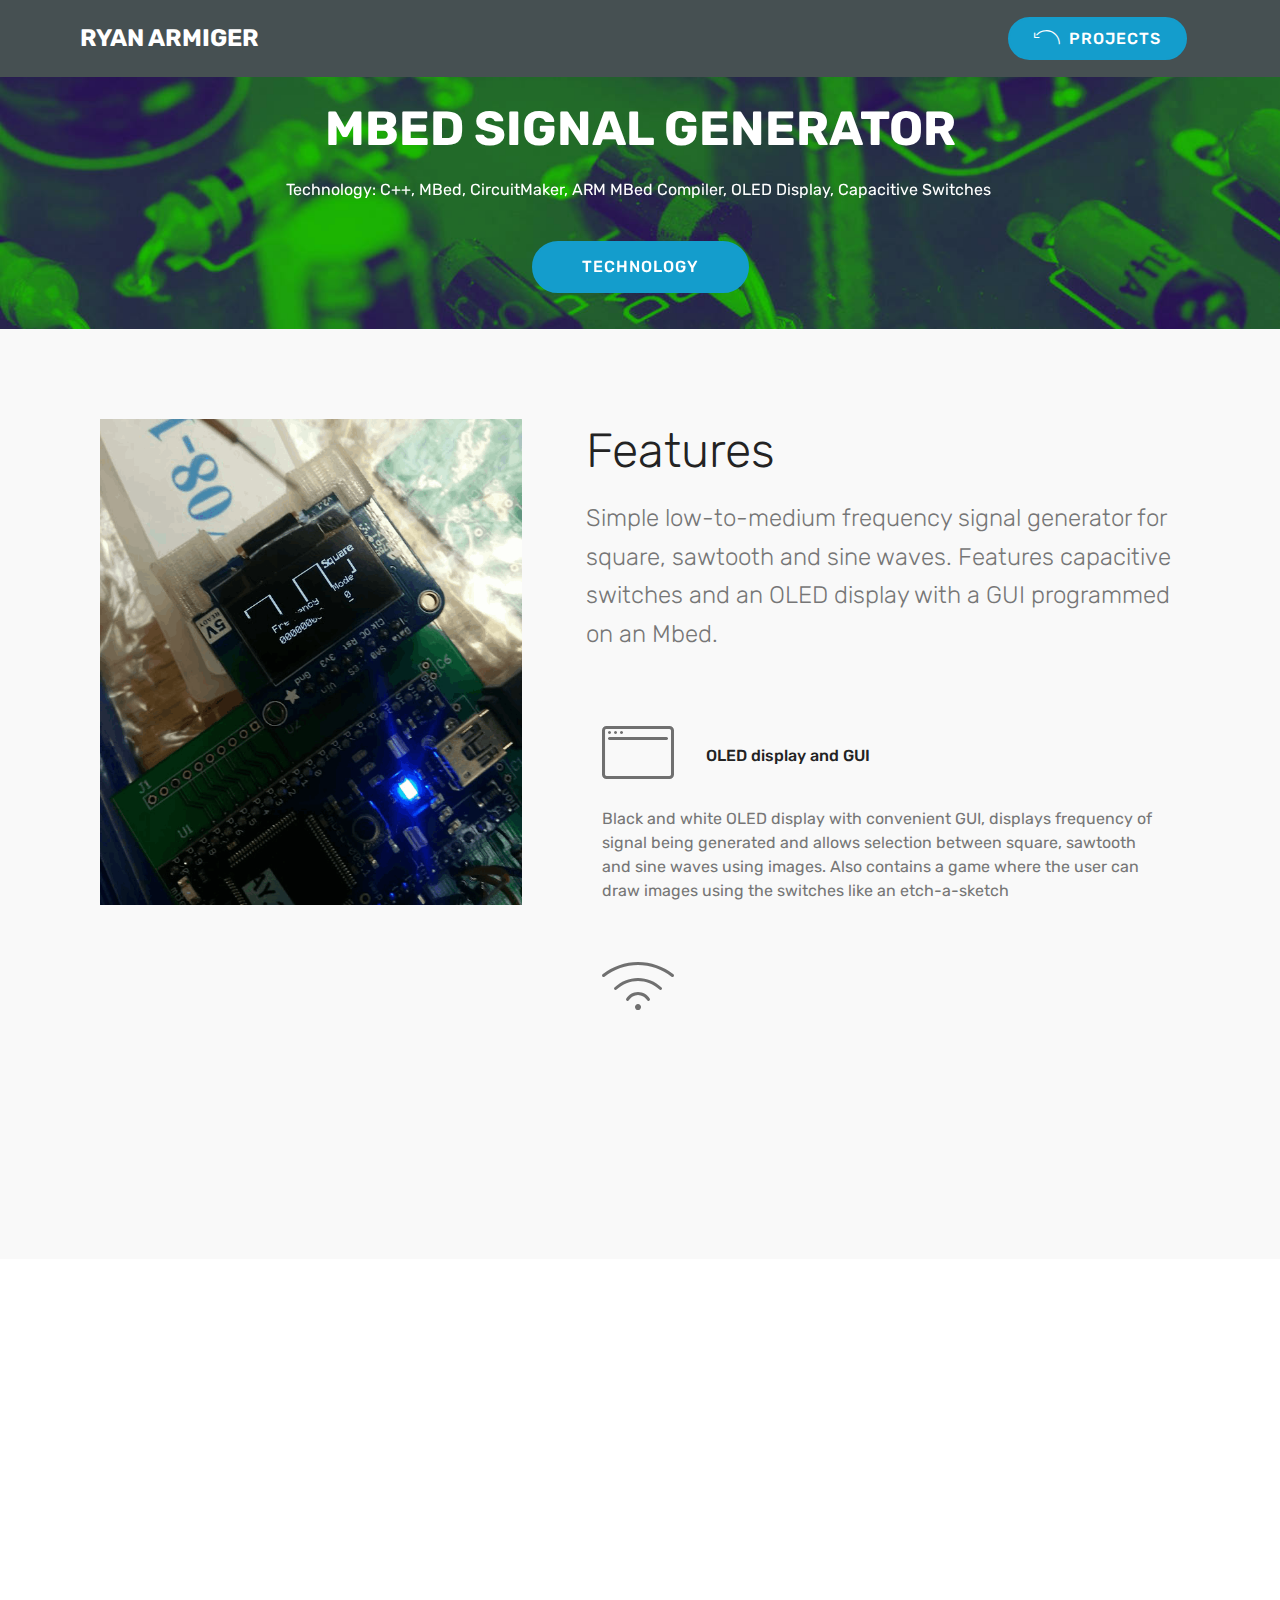
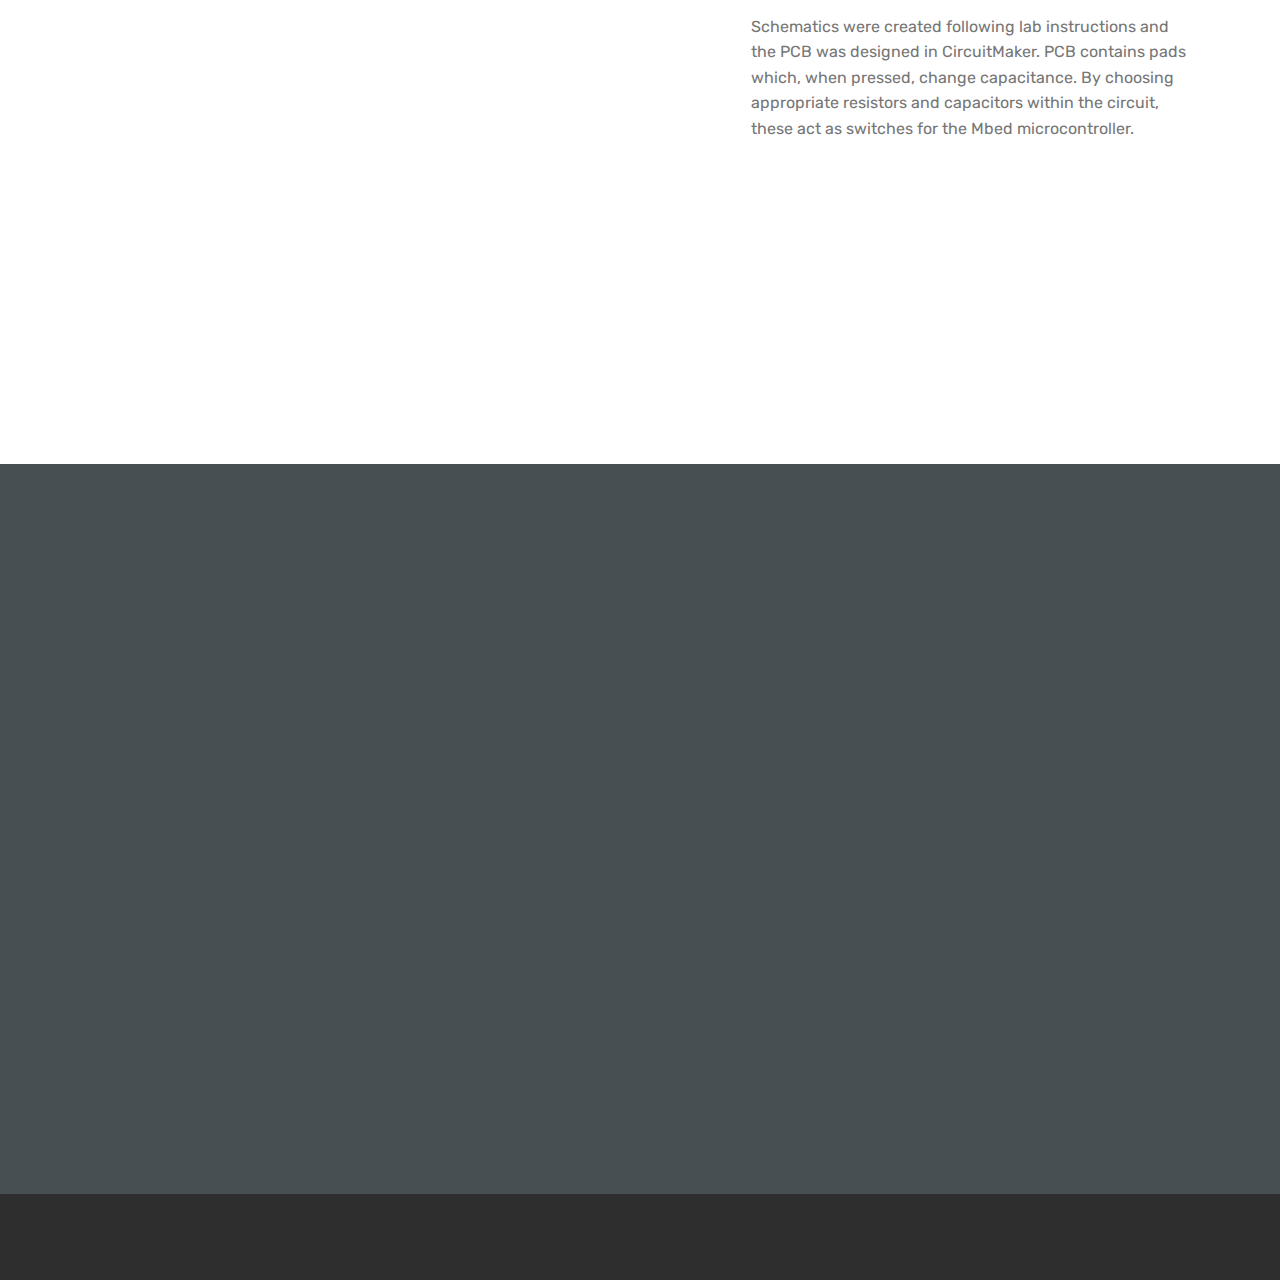
<file: signalgenerator.html>
<!DOCTYPE html>
<html >
<head>
  <!-- Site made with Mobirise Website Builder v4.7.10, https://mobirise.com -->
  <meta charset="UTF-8">
  <meta http-equiv="X-UA-Compatible" content="IE=edge">
  <meta name="generator" content="Mobirise v4.7.10, mobirise.com">
  <meta name="viewport" content="width=device-width, initial-scale=1, minimum-scale=1">
  <link rel="shortcut icon" href="assets/images/favicon-128x128.png" type="image/x-icon">
  <meta name="description" content="Project page for a simple signal generator created on an Mbed as part of a Second-Year lab.">
  <title>Mbed Signal Generator</title>
  <link rel="stylesheet" href="assets/web/assets/mobirise-icons/mobirise-icons.css">
  <link rel="stylesheet" href="assets/tether/tether.min.css">
  <link rel="stylesheet" href="assets/bootstrap/css/bootstrap.min.css">
  <link rel="stylesheet" href="assets/bootstrap/css/bootstrap-grid.min.css">
  <link rel="stylesheet" href="assets/bootstrap/css/bootstrap-reboot.min.css">
  <link rel="stylesheet" href="assets/dropdown/css/style.css">
  <link rel="stylesheet" href="assets/animatecss/animate.min.css">
  <link rel="stylesheet" href="assets/socicon/css/styles.css">
  <link rel="stylesheet" href="assets/theme/css/style.css">
  <link rel="stylesheet" href="assets/mobirise/css/mbr-additional.css" type="text/css">
  
  
  
</head>
<body>
  <section class="menu cid-qWPR7Jn1N7" once="menu" id="menu1-1f">

    

    <nav class="navbar navbar-expand beta-menu navbar-dropdown align-items-center navbar-toggleable-sm">
        <button class="navbar-toggler navbar-toggler-right" type="button" data-toggle="collapse" data-target="#navbarSupportedContent" aria-controls="navbarSupportedContent" aria-expanded="false" aria-label="Toggle navigation">
            <div class="hamburger">
                <span></span>
                <span></span>
                <span></span>
                <span></span>
            </div>
        </button>
        <div class="menu-logo">
            <div class="navbar-brand">
                
                <span class="navbar-caption-wrap"><a class="navbar-caption text-white display-5" href="index.html#header9-0">
                        RYAN ARMIGER</a></span>
            </div>
        </div>
        <div class="collapse navbar-collapse" id="navbarSupportedContent">
            
            <div class="navbar-buttons mbr-section-btn"><a class="btn btn-sm btn-primary display-4" href="index.html#tabs3-e"><span class="mbri-undo mbr-iconfont mbr-iconfont-btn"></span>PROJECTS</a></div>
        </div>
    </nav>
</section>

<section class="engine"><a href="https://mobiri.se/w">free html5 templates</a></section><section class="mbr-section content5 cid-qWPR7KPlzV mbr-parallax-background" id="content5-1g">

    

    

    <div class="container">
        <div class="media-container-row">
            <div class="title col-12 col-md-8">
                <h2 class="align-center mbr-bold mbr-white pb-3 mbr-fonts-style display-2">
                    MBED SIGNAL GENERATOR</h2>
                
                <p class="mbr-text align-center mbr-white pb-3 mbr-fonts-style display-7">
                    Technology: C++, MBed, CircuitMaker, ARM MBed Compiler, OLED Display, Capacitive Switches&nbsp;</p>
                <div class="mbr-section-btn align-center"><a class="btn btn-primary display-4" href="signalgenerator.html#tabs4-2f">TECHNOLOGY</a></div>
            </div>
        </div>
    </div>
</section>

<section class="features11 cid-qXfmT5J38O" id="features11-36">

    

    

    <div class="container">   
        <div class="col-md-12">
            <div class="media-container-row">
                <div class="mbr-figure" style="width: 45%;">
                    <img src="assets/images/mbedsign-635x731.png" alt="Mobirise" title="">
                </div>
                <div class=" align-left aside-content">
                    <h2 class="mbr-title pt-2 mbr-fonts-style display-2">
                        Features</h2>
                    <div class="mbr-section-text">
                        <p class="mbr-text mb-5 pt-3 mbr-light mbr-fonts-style display-5">
                        Simple low-to-medium frequency signal generator for square, sawtooth and sine waves. Features capacitive switches and an OLED display with a GUI programmed on an Mbed.&nbsp;</p>
                    </div>

                    <div class="block-content">
                        <div class="card p-3 pr-3">
                            <div class="media">
                                <div class=" align-self-center card-img pb-3">
                                    <span class="mbr-iconfont mbri-browse"></span>
                                </div>     
                                <div class="media-body">
                                    <h4 class="card-title mbr-fonts-style display-7">OLED display and GUI</h4>
                                </div>
                            </div>                

                            <div class="card-box">
                                <p class="block-text mbr-fonts-style display-7">
                                   Black and white OLED display with convenient GUI, displays frequency of signal being generated and allows selection between square, sawtooth and sine waves using images. Also contains a game where the user can draw images using the switches like an etch-a-sketch</p>
                            </div>
                        </div>

                        <div class="card p-3 pr-3">
                            <div class="media">
                                <div class="align-self-center card-img pb-3">
                                    <span class="mbr-iconfont mbri-wifi"></span>
                                </div>     
                                <div class="media-body">
                                    <h4 class="card-title mbr-fonts-style display-7">
                                        Signal generator</h4>
                                </div>
                            </div>                

                            <div class="card-box">
                                <p class="block-text mbr-fonts-style display-7">
                                    Capacitive switches allow the user to interact with the GUI and change settings such as signal frequency. Interrupt handling reduces the effect running the GUI has on the signal generated, negligible at lower frequencies.&nbsp;</p>
                            </div>
                        </div>
                    </div>
                </div>
            </div>
        </div> 
    </div>          
</section>

<section class="tabs4 cid-qWQ8jQlv8l" id="tabs4-2f">

    

    

    <div class="container">
        <h2 class="mbr-section-title align-center pb-3 mbr-fonts-style display-2">
            Technology</h2>
        <h3 class="mbr-section-subtitle align-center mbr-light mbr-fonts-style display-5">CircuitMaker files for schematics and PCB available <a href="https://workspace.circuitmaker.com/Projects/Details/Abhinaya-Mathivanan/AY-17-EEE-Touchswitch">here</a>. Mbed code <a href="assets/files/switch.pdf" target="_blank">here</a></h3>

        <div class="media-container-row mt-5 pt-3">
            <div class="mbr-figure" style="width: 60%;">
                <img src="assets/images/schem-804x398.png" alt="Mobirise" title="">
            </div>
            <div class="tabs-container">
                <ul class="nav nav-tabs" role="tablist">
                    <li class="nav-item"><a class="nav-link mbr-fonts-style active show display-7" role="tab" data-toggle="tab" href="#tabs4-2f_tab0" aria-selected="true">
                            Hardware</a></li>
                    <li class="nav-item"><a class="nav-link mbr-fonts-style active show display-7" role="tab" data-toggle="tab" href="#tabs4-2f_tab1" aria-selected="true">
                            Software</a></li>
                    
                    
                    
                    
                </ul>
                <div class="tab-content">
                    <div id="tab1" class="tab-pane in active" role="tabpanel">
                        <div class="row">
                            <div class="col-md-12">
                                <p class="mbr-text py-5 mbr-fonts-style display-7">
                                    Schematics were created following lab instructions and the PCB was designed in CircuitMaker. PCB contains pads which, when pressed, change capacitance. By choosing appropriate resistors and capacitors within the circuit, these act as switches for the Mbed microcontroller.</p>
                            </div>
                        </div>
                    </div>
                    <div id="tab2" class="tab-pane" role="tabpanel">
                        <div class="row">
                            <div class="col-md-12">
                                <p class="mbr-text py-5 mbr-fonts-style display-7">
                                    The Mbed microcontroller is programmed in C++ and compile into bin files using the online ARM Mbed compiler. This software handles the switch interrupts, allowing the GUI to be displayed and used while a signal is being generated simultaneously.&nbsp;</p>
                            </div>
                        </div>
                    </div>
                    <div id="tab3" class="tab-pane" role="tabpanel">
                        <div class="row">
                            <div class="col-md-12">
                                <p class="mbr-text py-5 mbr-fonts-style display-7">
                                    Choose from the large selection of latest pre-made blocks - full-screen intro, bootstrap carousel, content slider, responsive image gallery with lightbox, parallax scrolling, video backgrounds, hamburger menu, sticky header and more.
                                </p>
                            </div>
                        </div>
                    </div>
                    <div id="tab4" class="tab-pane" role="tabpanel">
                        <div class="row">
                            <div class="col-md-12">
                                <p class="mbr-text py-5 mbr-fonts-style display-7">
                                    Sites made with Mobirise are 100% mobile-friendly according the latest Google Test and Google loves those websites (officially)!
                                </p>
                            </div>
                        </div>
                    </div>
                    <div id="tab5" class="tab-pane" role="tabpanel">
                        <div class="row">
                            <div class="col-md-12">
                                <p class="mbr-text py-5 mbr-fonts-style display-7">
                                    Mobirise themes are based on Bootstrap 3 and Bootstrap 4 - most powerful mobile first framework. Now, even if you're not code-savvy, you can be a part of an exciting growing bootstrap community.
                                </p>
                            </div>
                        </div>
                    </div>
                    <div id="tab6" class="tab-pane" role="tabpanel">
                        <div class="row">
                            <div class="col-md-12">
                                <p class="mbr-text py-5 mbr-fonts-style display-7">
                                    Choose from the large selection of latest pre-made blocks - full-screen intro, bootstrap carousel, content slider, responsive image gallery with lightbox, parallax scrolling, video backgrounds, hamburger menu, sticky header and more.
                                </p>
                            </div>
                        </div>
                    </div>
                </div>
            </div>
        </div>
    </div>
</section>

<section class="cid-qWPR7O3ZuJ" id="social-buttons1-1i">
    
    

    

    <div class="container">
        <div class="media-container-row">
            <div class="col-md-8 align-center">
                <h2 class="pb-3 mbr-section-title mbr-fonts-style display-2">
                    SHARE THIS PAGE!
                </h2>
                <div>
                    <div class="mbr-social-likes" data-counters="false">
                        <span class="btn btn-social facebook mx-2" title="Share link on Facebook">
                            <i class="socicon socicon-facebook"></i>
                        </span>
                        <span class="btn btn-social twitter mx-2" title="Share link on Twitter">
                            <i class="socicon socicon-twitter"></i>
                        </span>
                        <span class="btn btn-social plusone mx-2" title="Share link on Google+">
                            <i class="socicon socicon-googleplus"></i>
                        </span>
                        
                        
                    </div>
                </div>
            </div>
        </div>
    </div>
</section>

<section class="mbr-section form1 cid-qWPR7OZKx0" id="form1-1j">

    

    
    <div class="container">
        <div class="row justify-content-center">
            <div class="title col-12 col-lg-8">
                <h2 class="mbr-section-title align-center pb-3 mbr-fonts-style display-2">
                    CONTACT ME</h2>
                <h3 class="mbr-section-subtitle align-center mbr-light pb-3 mbr-fonts-style display-5">For any enquiries, please leave a message below</h3>
            </div>
        </div>
    </div>
    <div class="container">
        <div class="row justify-content-center">
            <div class="media-container-column col-lg-8" data-form-type="formoid">
                    <div data-form-alert="" hidden="">
                        Thanks for filling out the form!
                    </div>
            
                    <form class="mbr-form" action="https://mobirise.com/" method="post" data-form-title="Mobirise Form"><input type="hidden" name="email" data-form-email="true" value="4Ur+WvDwTk9qMjObPSvebf+rEyATDJ35pGlFG+fxg1do8IpFTwTfK/U12q969TC3hQbCsDSP85SyA0qiTsojZDVH+2z9CeNjVWDyOI4hNLe0yomQQDzvgR0HE1HjdK5N" data-form-field="Email">
                        <div class="row row-sm-offset">
                            <div class="col-md-4 multi-horizontal" data-for="name">
                                <div class="form-group">
                                    <label class="form-control-label mbr-fonts-style display-7" for="name-form1-1j">Name</label>
                                    <input type="text" class="form-control" name="name" data-form-field="Name" required="" id="name-form1-1j">
                                </div>
                            </div>
                            <div class="col-md-4 multi-horizontal" data-for="email">
                                <div class="form-group">
                                    <label class="form-control-label mbr-fonts-style display-7" for="email-form1-1j">Email</label>
                                    <input type="email" class="form-control" name="email" data-form-field="Email" required="" id="email-form1-1j">
                                </div>
                            </div>
                            <div class="col-md-4 multi-horizontal" data-for="phone">
                                <div class="form-group">
                                    <label class="form-control-label mbr-fonts-style display-7" for="phone-form1-1j">Phone</label>
                                    <input type="tel" class="form-control" name="phone" data-form-field="Phone" id="phone-form1-1j">
                                </div>
                            </div>
                        </div>
                        <div class="form-group" data-for="message">
                            <label class="form-control-label mbr-fonts-style display-7" for="message-form1-1j">Message</label>
                            <textarea type="text" class="form-control" name="message" rows="7" data-form-field="Message" id="message-form1-1j"></textarea>
                        </div>
            
                        <span class="input-group-btn">
                            <button href="" type="submit" class="btn btn-primary btn-form display-4">SEND FORM</button>
                        </span>
                    </form>
            </div>
        </div>
    </div>
</section>

<section once="" class="cid-qWPR7Qia7S" id="footer6-1k">

    

    

    <div class="container">
        <div class="media-container-row align-center mbr-white">
            <div class="col-12">
                <p class="mbr-text mb-0 mbr-fonts-style display-7">
                    © Copyright 2018 Ryan Armiger - All Rights Reserved
                </p>
            </div>
        </div>
    </div>
</section>


  <script src="assets/web/assets/jquery/jquery.min.js"></script>
  <script src="assets/popper/popper.min.js"></script>
  <script src="assets/tether/tether.min.js"></script>
  <script src="assets/bootstrap/js/bootstrap.min.js"></script>
  <script src="assets/smoothscroll/smooth-scroll.js"></script>
  <script src="assets/dropdown/js/script.min.js"></script>
  <script src="assets/touchswipe/jquery.touch-swipe.min.js"></script>
  <script src="assets/viewportchecker/jquery.viewportchecker.js"></script>
  <script src="assets/parallax/jarallax.min.js"></script>
  <script src="assets/mbr-tabs/mbr-tabs.js"></script>
  <script src="assets/sociallikes/social-likes.js"></script>
  <script src="assets/theme/js/script.js"></script>
  <script src="assets/formoid/formoid.min.js"></script>
  
  
 <div id="scrollToTop" class="scrollToTop mbr-arrow-up"><a style="text-align: center;"><i></i></a></div>
    <input name="animation" type="hidden">
  </body>
</html>
</file>
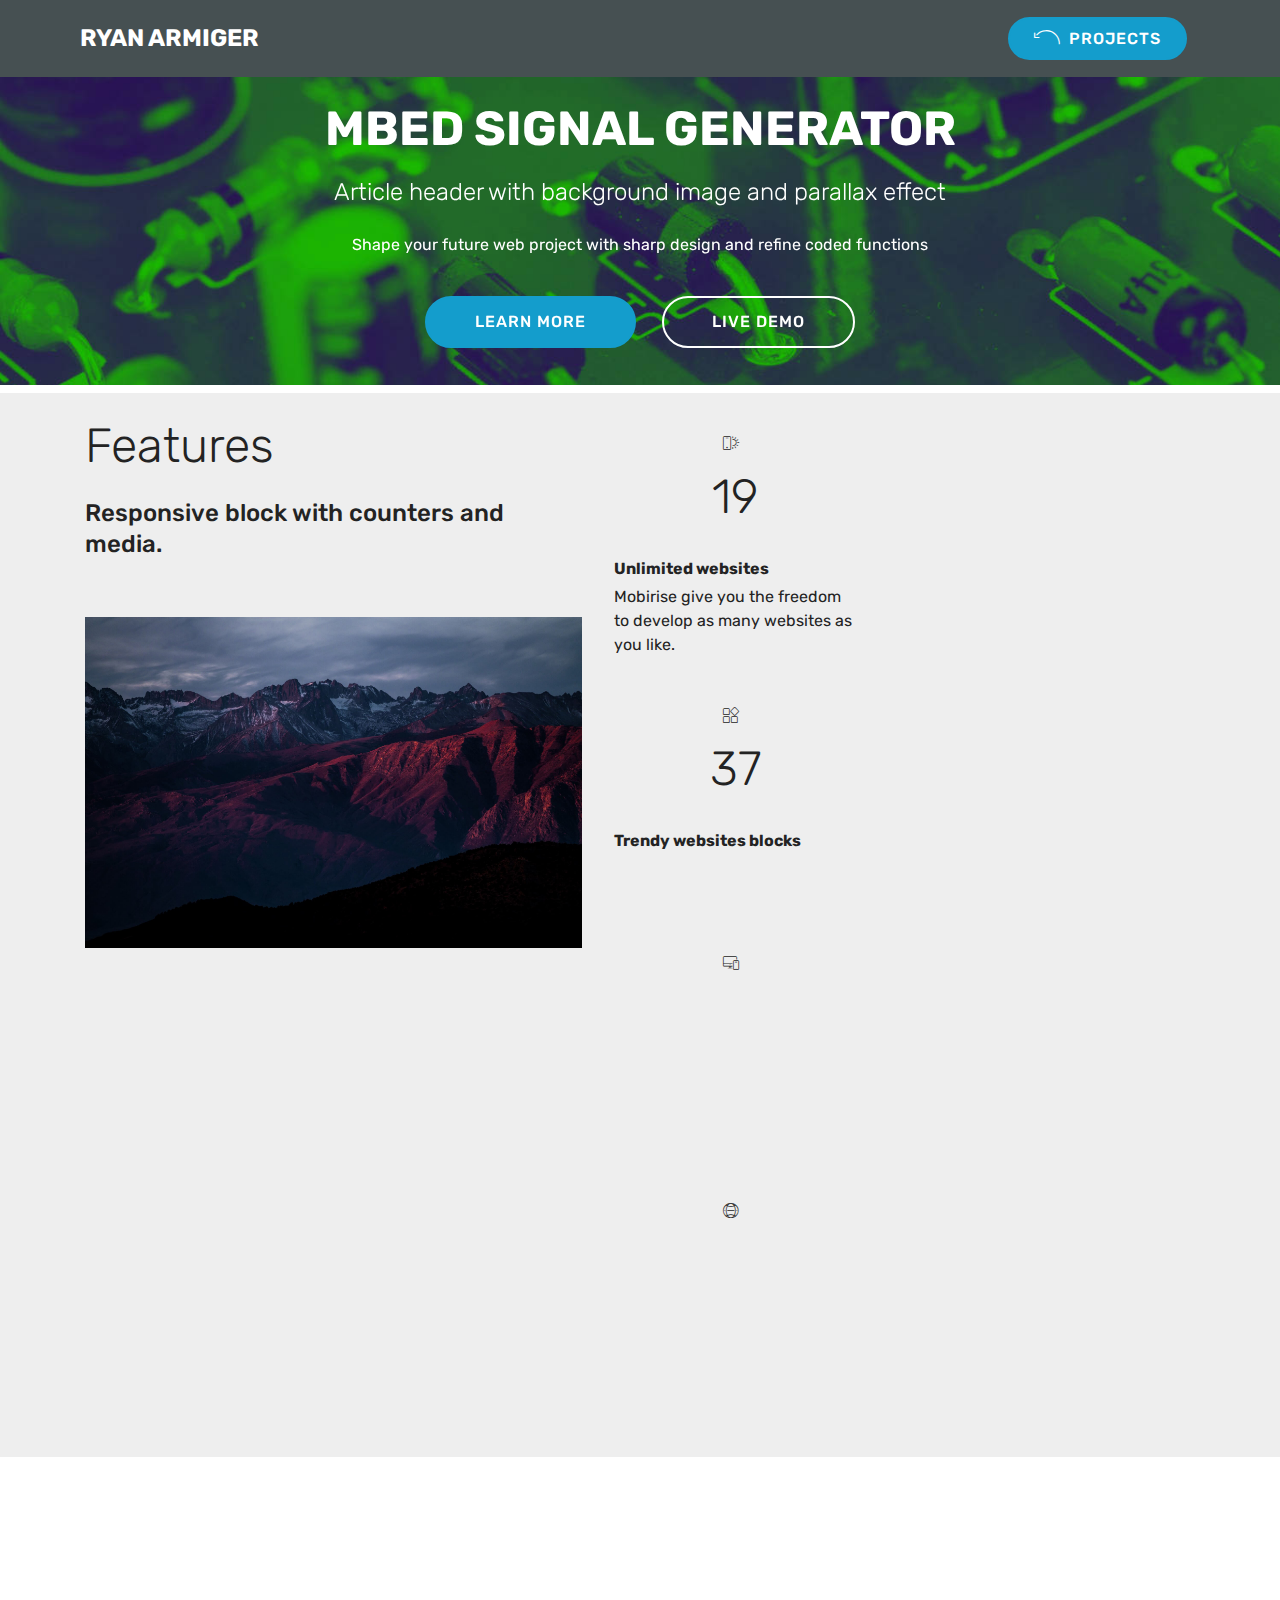
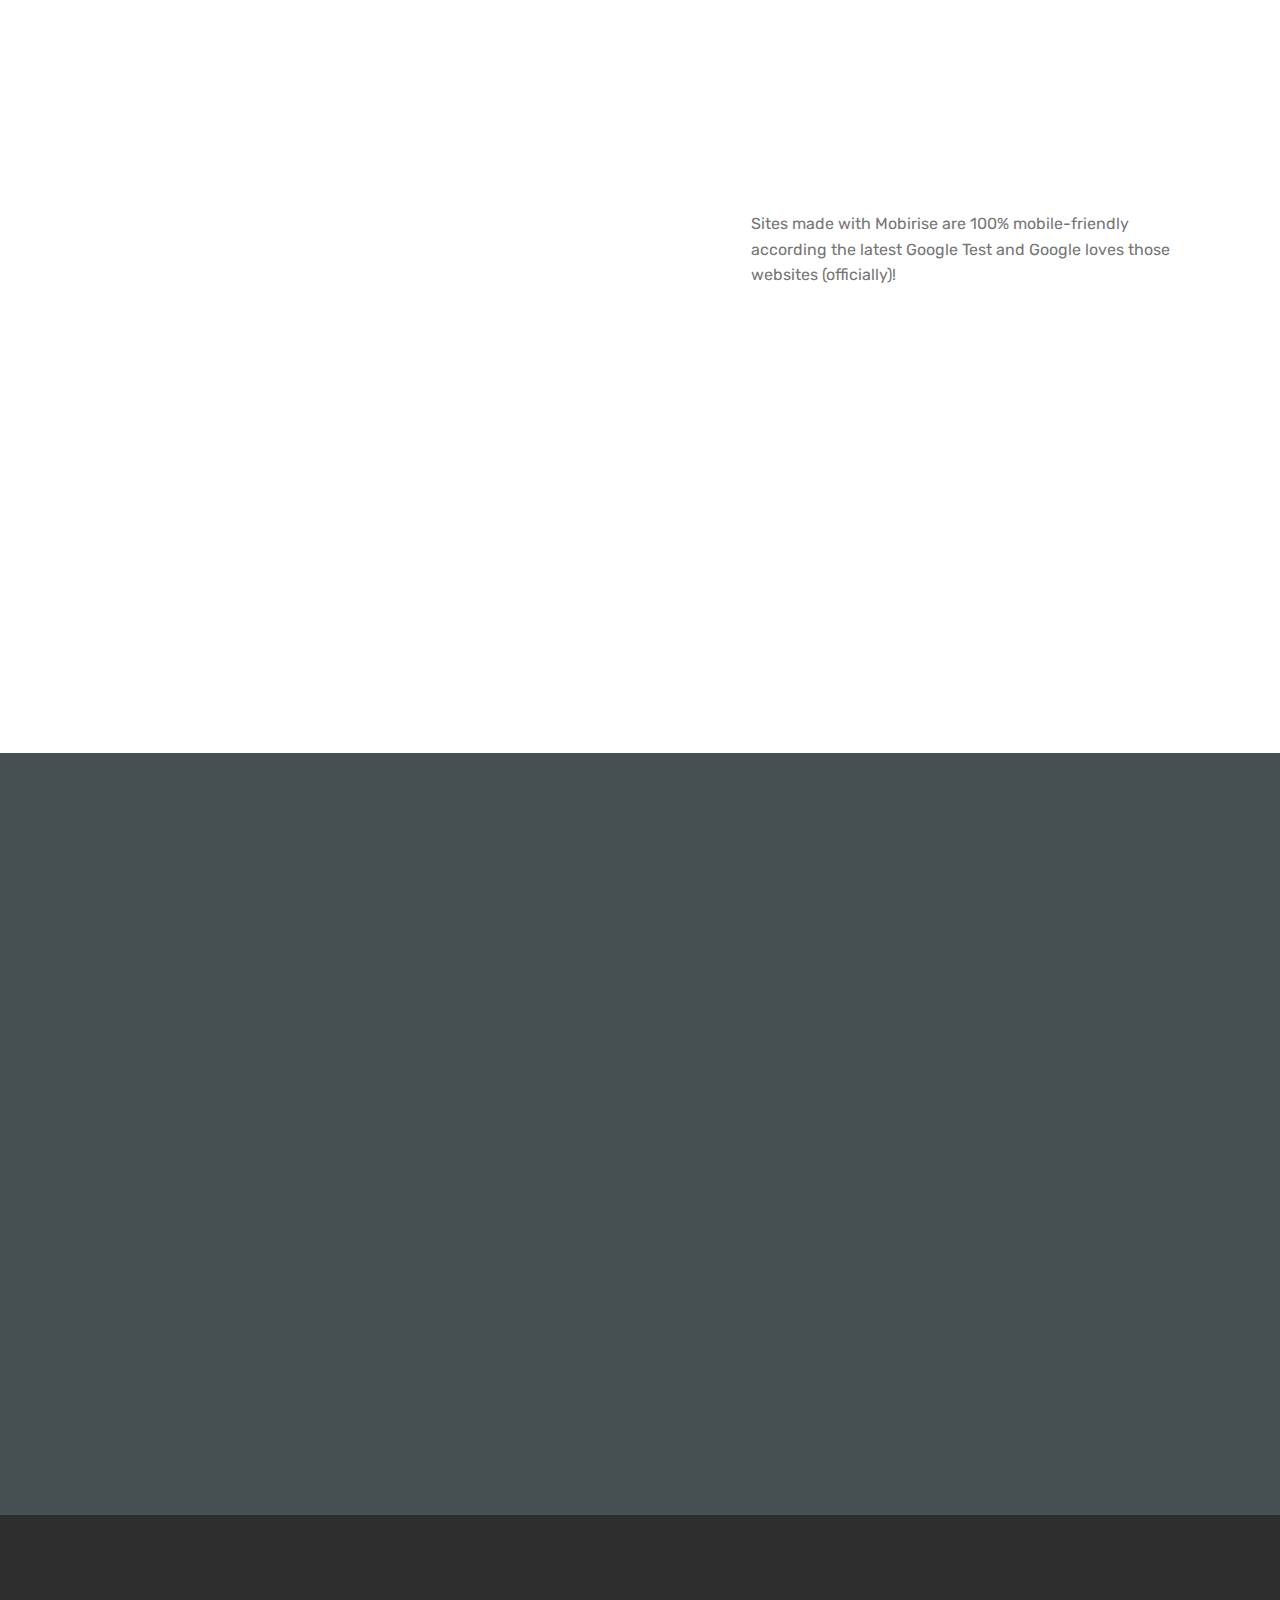
<file: switch.html>
<!DOCTYPE html>
<html >
<head>
  <!-- Site made with Mobirise Website Builder v4.7.10, https://mobirise.com -->
  <meta charset="UTF-8">
  <meta http-equiv="X-UA-Compatible" content="IE=edge">
  <meta name="generator" content="Mobirise v4.7.10, mobirise.com">
  <meta name="viewport" content="width=device-width, initial-scale=1, minimum-scale=1">
  <link rel="shortcut icon" href="assets/images/logo4.png" type="image/x-icon">
  <meta name="description" content="Site Builder Description">
  <title>Switch</title>
  <link rel="stylesheet" href="assets/web/assets/mobirise-icons/mobirise-icons.css">
  <link rel="stylesheet" href="assets/tether/tether.min.css">
  <link rel="stylesheet" href="assets/bootstrap/css/bootstrap.min.css">
  <link rel="stylesheet" href="assets/bootstrap/css/bootstrap-grid.min.css">
  <link rel="stylesheet" href="assets/bootstrap/css/bootstrap-reboot.min.css">
  <link rel="stylesheet" href="assets/dropdown/css/style.css">
  <link rel="stylesheet" href="assets/animatecss/animate.min.css">
  <link rel="stylesheet" href="assets/socicon/css/styles.css">
  <link rel="stylesheet" href="assets/theme/css/style.css">
  <link rel="stylesheet" href="assets/mobirise/css/mbr-additional.css" type="text/css">
  
  
  
</head>
<body>
  <section class="menu cid-qWPR7Jn1N7" once="menu" id="menu1-1f">

    

    <nav class="navbar navbar-expand beta-menu navbar-dropdown align-items-center navbar-toggleable-sm">
        <button class="navbar-toggler navbar-toggler-right" type="button" data-toggle="collapse" data-target="#navbarSupportedContent" aria-controls="navbarSupportedContent" aria-expanded="false" aria-label="Toggle navigation">
            <div class="hamburger">
                <span></span>
                <span></span>
                <span></span>
                <span></span>
            </div>
        </button>
        <div class="menu-logo">
            <div class="navbar-brand">
                
                <span class="navbar-caption-wrap"><a class="navbar-caption text-white display-5" href="index.html#header9-0">
                        RYAN ARMIGER</a></span>
            </div>
        </div>
        <div class="collapse navbar-collapse" id="navbarSupportedContent">
            
            <div class="navbar-buttons mbr-section-btn"><a class="btn btn-sm btn-primary display-4" href="index.html#tabs3-e"><span class="mbri-undo mbr-iconfont mbr-iconfont-btn"></span>PROJECTS</a></div>
        </div>
    </nav>
</section>

<section class="engine"><a href="https://mobiri.se/o">free portfolio site templates</a></section><section class="mbr-section content5 cid-qWPR7KPlzV mbr-parallax-background" id="content5-1g">

    

    

    <div class="container">
        <div class="media-container-row">
            <div class="title col-12 col-md-8">
                <h2 class="align-center mbr-bold mbr-white pb-3 mbr-fonts-style display-2">
                    MBED SIGNAL GENERATOR</h2>
                <h3 class="mbr-section-subtitle align-center mbr-light mbr-white pb-3 mbr-fonts-style display-5">
                    Article header with background image and parallax effect
                </h3>
                <p class="mbr-text align-center mbr-white pb-3 mbr-fonts-style display-7">
                    Shape your future web project with sharp design and refine coded functions
                </p>
                <div class="mbr-section-btn align-center">
                    <a class="btn btn-primary display-4" href="https://mobirise.com">LEARN MORE</a>
                    <a class="btn btn-white-outline display-4" href="https://mobirise.com">LIVE DEMO</a>
                </div>
            </div>
        </div>
    </div>
</section>

<section class="counters2 counters cid-qWQ8oV7NFp" id="counters2-2g">

    

    

    <div class="container pt-4 mt-2">
        <div class="media-container-row">
            <div class="media-block" style="width: 50%;">
                <h2 class="mbr-section-title pb-3 align-left mbr-fonts-style display-2">
                    Features</h2>
                <h3 class="mbr-section-subtitle pb-5 align-left mbr-fonts-style display-5">
                    Responsive block with counters and media. 
                </h3>
                <div class="mbr-figure">
                    <img src="assets/images/jumbotron.jpg">
                </div>
            </div>
            <div class="cards-block">
                <div class="cards-container">
                    <div class="card px-3 align-left col-12 col-md-6">
                        <div class="panel-item p-3">
                            <div class="card-img pb-3">
                                <span class="mbri-mobirise mbr-iconfont pr-2"></span>
                                <h3 class="count py-3 mbr-fonts-style display-2">
                                    100
                                </h3>
                            </div>
                            <div class="card-text">
                                <h4 class="mbr-content-title mbr-bold mbr-fonts-style display-7">
                                    Unlimited websites
                                </h4>
                                <p class="mbr-content-text mbr-fonts-style display-7">
                                    Mobirise give you the freedom to develop as many websites as you like.
                                </p>
                            </div>
                        </div>
                    </div>
                    <div class="card px-3 align-left col-12 col-md-6">
                        <div class="panel-item p-3">
                            <div class="card-img pb-3">
                                <span class="mbri-extension mbr-iconfont pr-2"></span>
                                <h3 class="count py-3 mbr-fonts-style display-2">
                                    200
                                </h3>
                            </div>
                            <div class="card-text">
                                <h4 class="mbr-content-title mbr-bold mbr-fonts-style display-7">
                                    Trendy websites blocks
                                </h4>
                                <p class="mbr-content-text mbr-fonts-style display-7">
                                    Choose from the large selection of latest pre-made blocks.
                                </p>
                            </div>
                        </div>
                    </div>
                    <div class="card px-3 align-left col-12 col-md-6">
                        <div class="panel-item p-3">
                            <div class="card-img pb-3">
                                <span class="mbri-responsive mbr-iconfont pr-2"></span>
                                <h3 class="count py-3 mbr-fonts-style display-2">
                                    300
                                </h3>
                            </div>
                            <div class="card-text">
                                <h4 class="mbr-content-title mbr-bold mbr-fonts-style display-7">
                                    Bootstrap
                                </h4>
                                <p class="mbr-content-text mbr-fonts-style display-7">
                                        One of Bootstrap's big point is responsiveness 
                                </p>
                            </div>
                        </div>
                    </div>
                    <div class="card px-3 align-left col-12 col-md-6">
                        <div class="panel-item p-3">
                            <div class="card-img pb-3">
                                <span class="mbri-globe-2 mbr-iconfont pr-2"></span>
                                <h3 class="count py-3 mbr-fonts-style display-2">
                                    400
                                </h3>
                            </div>
                            <div class="card-texts">
                                <h4 class="mbr-content-title mbr-bold mbr-fonts-style display-7">
                                    Web fonts
                                </h4>
                                <p class="mbr-content-text mbr-fonts-style display-7">
                                        Mobirise make it easy for you to use Google fonts on your website easily and freely.
                                </p>
                            </div>
                        </div>
                    </div>
                </div>
            </div>
        </div>
    </div>
</section>

<section class="tabs4 cid-qWQ8jQlv8l" id="tabs4-2f">

    

    

    <div class="container">
        <h2 class="mbr-section-title align-center pb-3 mbr-fonts-style display-2">
            Technology</h2>
        <h3 class="mbr-section-subtitle align-center mbr-light mbr-fonts-style display-5">
            Lorem ipsum dolor sit amet.
        </h3>

        <div class="media-container-row mt-5 pt-3">
            <div class="mbr-figure" style="width: 60%;">
                <img src="assets/images/03.jpg" alt="Mobirise">
            </div>
            <div class="tabs-container">
                <ul class="nav nav-tabs" role="tablist">
                    <li class="nav-item">
                        <a class="nav-link active mbr-fonts-style display-7" role="tab" data-toggle="tab" href="#tab1">
                            Responsive
                        </a>
                    </li>
                    <li class="nav-item">
                        <a class="nav-link mbr-fonts-style display-7" role="tab" data-toggle="tab" href="#tab2">
                            Creative
                        </a>
                    </li>
                    
                    
                    
                    
                </ul>
                <div class="tab-content">
                    <div id="tab1" class="tab-pane in active" role="tabpanel">
                        <div class="row">
                            <div class="col-md-12">
                                <p class="mbr-text py-5 mbr-fonts-style display-7">
                                    Sites made with Mobirise are 100% mobile-friendly according the latest Google Test and Google loves those websites (officially)!
                                </p>
                            </div>
                        </div>
                    </div>
                    <div id="tab2" class="tab-pane" role="tabpanel">
                        <div class="row">
                            <div class="col-md-12">
                                <p class="mbr-text py-5 mbr-fonts-style display-7">
                                    Mobirise themes are based on Bootstrap 3 and Bootstrap 4 - most powerful mobile first framework. Now, even if you're not code-savvy, you can be a part of an exciting growing bootstrap community.</p>
                            </div>
                        </div>
                    </div>
                    <div id="tab3" class="tab-pane" role="tabpanel">
                        <div class="row">
                            <div class="col-md-12">
                                <p class="mbr-text py-5 mbr-fonts-style display-7">
                                    Choose from the large selection of latest pre-made blocks - full-screen intro, bootstrap carousel, content slider, responsive image gallery with lightbox, parallax scrolling, video backgrounds, hamburger menu, sticky header and more.
                                </p>
                            </div>
                        </div>
                    </div>
                    <div id="tab4" class="tab-pane" role="tabpanel">
                        <div class="row">
                            <div class="col-md-12">
                                <p class="mbr-text py-5 mbr-fonts-style display-7">
                                    Sites made with Mobirise are 100% mobile-friendly according the latest Google Test and Google loves those websites (officially)!
                                </p>
                            </div>
                        </div>
                    </div>
                    <div id="tab5" class="tab-pane" role="tabpanel">
                        <div class="row">
                            <div class="col-md-12">
                                <p class="mbr-text py-5 mbr-fonts-style display-7">
                                    Mobirise themes are based on Bootstrap 3 and Bootstrap 4 - most powerful mobile first framework. Now, even if you're not code-savvy, you can be a part of an exciting growing bootstrap community.
                                </p>
                            </div>
                        </div>
                    </div>
                    <div id="tab6" class="tab-pane" role="tabpanel">
                        <div class="row">
                            <div class="col-md-12">
                                <p class="mbr-text py-5 mbr-fonts-style display-7">
                                    Choose from the large selection of latest pre-made blocks - full-screen intro, bootstrap carousel, content slider, responsive image gallery with lightbox, parallax scrolling, video backgrounds, hamburger menu, sticky header and more.
                                </p>
                            </div>
                        </div>
                    </div>
                </div>
            </div>
        </div>
    </div>
</section>

<section class="cid-qWPR7O3ZuJ" id="social-buttons1-1i">
    
    

    

    <div class="container">
        <div class="media-container-row">
            <div class="col-md-8 align-center">
                <h2 class="pb-3 mbr-section-title mbr-fonts-style display-2">
                    SHARE THIS PAGE!
                </h2>
                <div>
                    <div class="mbr-social-likes" data-counters="false">
                        <span class="btn btn-social facebook mx-2" title="Share link on Facebook">
                            <i class="socicon socicon-facebook"></i>
                        </span>
                        <span class="btn btn-social twitter mx-2" title="Share link on Twitter">
                            <i class="socicon socicon-twitter"></i>
                        </span>
                        <span class="btn btn-social plusone mx-2" title="Share link on Google+">
                            <i class="socicon socicon-googleplus"></i>
                        </span>
                        
                        
                    </div>
                </div>
            </div>
        </div>
    </div>
</section>

<section class="mbr-section form1 cid-qWPR7OZKx0" id="form1-1j">

    

    
    <div class="container">
        <div class="row justify-content-center">
            <div class="title col-12 col-lg-8">
                <h2 class="mbr-section-title align-center pb-3 mbr-fonts-style display-2">
                    CONTACT FORM
                </h2>
                <h3 class="mbr-section-subtitle align-center mbr-light pb-3 mbr-fonts-style display-5">
                    Easily add subscribe and contact forms without any server-side integration.
                </h3>
            </div>
        </div>
    </div>
    <div class="container">
        <div class="row justify-content-center">
            <div class="media-container-column col-lg-8" data-form-type="formoid">
                    <div data-form-alert="" hidden="">
                        Thanks for filling out the form!
                    </div>
            
                    <form class="mbr-form" action="https://mobirise.com/" method="post" data-form-title="Mobirise Form"><input type="hidden" name="email" data-form-email="true" value="4jMfNJ5jkaz+eshZHcOyi/phPo72DO4K93140corDrS2WZNYBNJN/jd1pU/t6oQdsmQj+m1OzCy7mxcfQcI3+OBUns8a+ikeYFTFW+TvXRNeoTcX+6K8OLKMCniZRrQ6" data-form-field="Email">
                        <div class="row row-sm-offset">
                            <div class="col-md-4 multi-horizontal" data-for="name">
                                <div class="form-group">
                                    <label class="form-control-label mbr-fonts-style display-7" for="name-form1-1j">Name</label>
                                    <input type="text" class="form-control" name="name" data-form-field="Name" required="" id="name-form1-1j">
                                </div>
                            </div>
                            <div class="col-md-4 multi-horizontal" data-for="email">
                                <div class="form-group">
                                    <label class="form-control-label mbr-fonts-style display-7" for="email-form1-1j">Email</label>
                                    <input type="email" class="form-control" name="email" data-form-field="Email" required="" id="email-form1-1j">
                                </div>
                            </div>
                            <div class="col-md-4 multi-horizontal" data-for="phone">
                                <div class="form-group">
                                    <label class="form-control-label mbr-fonts-style display-7" for="phone-form1-1j">Phone</label>
                                    <input type="tel" class="form-control" name="phone" data-form-field="Phone" id="phone-form1-1j">
                                </div>
                            </div>
                        </div>
                        <div class="form-group" data-for="message">
                            <label class="form-control-label mbr-fonts-style display-7" for="message-form1-1j">Message</label>
                            <textarea type="text" class="form-control" name="message" rows="7" data-form-field="Message" id="message-form1-1j"></textarea>
                        </div>
            
                        <span class="input-group-btn">
                            <button href="" type="submit" class="btn btn-primary btn-form display-4">SEND FORM</button>
                        </span>
                    </form>
            </div>
        </div>
    </div>
</section>

<section once="" class="cid-qWPR7Qia7S" id="footer6-1k">

    

    

    <div class="container">
        <div class="media-container-row align-center mbr-white">
            <div class="col-12">
                <p class="mbr-text mb-0 mbr-fonts-style display-7">
                    © Copyright 2018 Ryan Armiger - All Rights Reserved
                </p>
            </div>
        </div>
    </div>
</section>


  <script src="assets/web/assets/jquery/jquery.min.js"></script>
  <script src="assets/popper/popper.min.js"></script>
  <script src="assets/tether/tether.min.js"></script>
  <script src="assets/bootstrap/js/bootstrap.min.js"></script>
  <script src="assets/smoothscroll/smooth-scroll.js"></script>
  <script src="assets/dropdown/js/script.min.js"></script>
  <script src="assets/touchswipe/jquery.touch-swipe.min.js"></script>
  <script src="assets/viewportchecker/jquery.viewportchecker.js"></script>
  <script src="assets/parallax/jarallax.min.js"></script>
  <script src="assets/mbr-tabs/mbr-tabs.js"></script>
  <script src="assets/sociallikes/social-likes.js"></script>
  <script src="assets/theme/js/script.js"></script>
  <script src="assets/formoid/formoid.min.js"></script>
  
  
 <div id="scrollToTop" class="scrollToTop mbr-arrow-up"><a style="text-align: center;"><i></i></a></div>
    <input name="animation" type="hidden">
  </body>
</html>
</file>
<file: assets/web/assets/mobirise-icons/mobirise-icons.css>
@font-face {
  font-family: 'MobiriseIcons';
  src:  url('mobirise-icons.eot?spat4u');
  src:  url('mobirise-icons.eot?spat4u#iefix') format('embedded-opentype'),
    url('mobirise-icons.ttf?spat4u') format('truetype'),
    url('mobirise-icons.woff?spat4u') format('woff'),
    url('mobirise-icons.svg?spat4u#MobiriseIcons') format('svg');
  font-weight: normal;
  font-style: normal;
}

[class^="mbri-"], [class*=" mbri-"] {
  /* use !important to prevent issues with browser extensions that change fonts */
  font-family: MobiriseIcons !important;
  speak: none;
  font-style: normal;
  font-weight: normal;
  font-variant: normal;
  text-transform: none;
  line-height: 1;

  /* Better Font Rendering =========== */
  -webkit-font-smoothing: antialiased;
  -moz-osx-font-smoothing: grayscale;
}

.mbri-add-submenu:before {
  content: "\e900";
}
.mbri-alert:before {
  content: "\e901";
}
.mbri-align-center:before {
  content: "\e902";
}
.mbri-align-justify:before {
  content: "\e903";
}
.mbri-align-left:before {
  content: "\e904";
}
.mbri-align-right:before {
  content: "\e905";
}
.mbri-android:before {
  content: "\e906";
}
.mbri-apple:before {
  content: "\e907";
}
.mbri-arrow-down:before {
  content: "\e908";
}
.mbri-arrow-next:before {
  content: "\e909";
}
.mbri-arrow-prev:before {
  content: "\e90a";
}
.mbri-arrow-up:before {
  content: "\e90b";
}
.mbri-bold:before {
  content: "\e90c";
}
.mbri-bookmark:before {
  content: "\e90d";
}
.mbri-bootstrap:before {
  content: "\e90e";
}
.mbri-briefcase:before {
  content: "\e90f";
}
.mbri-browse:before {
  content: "\e910";
}
.mbri-bulleted-list:before {
  content: "\e911";
}
.mbri-calendar:before {
  content: "\e912";
}
.mbri-camera:before {
  content: "\e913";
}
.mbri-cart-add:before {
  content: "\e914";
}
.mbri-cart-full:before {
  content: "\e915";
}
.mbri-cash:before {
  content: "\e916";
}
.mbri-change-style:before {
  content: "\e917";
}
.mbri-chat:before {
  content: "\e918";
}
.mbri-clock:before {
  content: "\e919";
}
.mbri-close:before {
  content: "\e91a";
}
.mbri-cloud:before {
  content: "\e91b";
}
.mbri-code:before {
  content: "\e91c";
}
.mbri-contact-form:before {
  content: "\e91d";
}
.mbri-credit-card:before {
  content: "\e91e";
}
.mbri-cursor-click:before {
  content: "\e91f";
}
.mbri-cust-feedback:before {
  content: "\e920";
}
.mbri-database:before {
  content: "\e921";
}
.mbri-delivery:before {
  content: "\e922";
}
.mbri-desktop:before {
  content: "\e923";
}
.mbri-devices:before {
  content: "\e924";
}
.mbri-down:before {
  content: "\e925";
}
.mbri-download:before {
  content: "\e989";
}
.mbri-drag-n-drop:before {
  content: "\e927";
}
.mbri-drag-n-drop2:before {
  content: "\e928";
}
.mbri-edit:before {
  content: "\e929";
}
.mbri-edit2:before {
  content: "\e92a";
}
.mbri-error:before {
  content: "\e92b";
}
.mbri-extension:before {
  content: "\e92c";
}
.mbri-features:before {
  content: "\e92d";
}
.mbri-file:before {
  content: "\e92e";
}
.mbri-flag:before {
  content: "\e92f";
}
.mbri-folder:before {
  content: "\e930";
}
.mbri-gift:before {
  content: "\e931";
}
.mbri-github:before {
  content: "\e932";
}
.mbri-globe:before {
  content: "\e933";
}
.mbri-globe-2:before {
  content: "\e934";
}
.mbri-growing-chart:before {
  content: "\e935";
}
.mbri-hearth:before {
  content: "\e936";
}
.mbri-help:before {
  content: "\e937";
}
.mbri-home:before {
  content: "\e938";
}
.mbri-hot-cup:before {
  content: "\e939";
}
.mbri-idea:before {
  content: "\e93a";
}
.mbri-image-gallery:before {
  content: "\e93b";
}
.mbri-image-slider:before {
  content: "\e93c";
}
.mbri-info:before {
  content: "\e93d";
}
.mbri-italic:before {
  content: "\e93e";
}
.mbri-key:before {
  content: "\e93f";
}
.mbri-laptop:before {
  content: "\e940";
}
.mbri-layers:before {
  content: "\e941";
}
.mbri-left-right:before {
  content: "\e942";
}
.mbri-left:before {
  content: "\e943";
}
.mbri-letter:before {
  content: "\e944";
}
.mbri-like:before {
  content: "\e945";
}
.mbri-link:before {
  content: "\e946";
}
.mbri-lock:before {
  content: "\e947";
}
.mbri-login:before {
  content: "\e948";
}
.mbri-logout:before {
  content: "\e949";
}
.mbri-magic-stick:before {
  content: "\e94a";
}
.mbri-map-pin:before {
  content: "\e94b";
}
.mbri-menu:before {
  content: "\e94c";
}
.mbri-mobile:before {
  content: "\e94d";
}
.mbri-mobile2:before {
  content: "\e94e";
}
.mbri-mobirise:before {
  content: "\e94f";
}
.mbri-more-horizontal:before {
  content: "\e950";
}
.mbri-more-vertical:before {
  content: "\e951";
}
.mbri-music:before {
  content: "\e952";
}
.mbri-new-file:before {
  content: "\e953";
}
.mbri-numbered-list:before {
  content: "\e954";
}
.mbri-opened-folder:before {
  content: "\e955";
}
.mbri-pages:before {
  content: "\e956";
}
.mbri-paper-plane:before {
  content: "\e957";
}
.mbri-paperclip:before {
  content: "\e958";
}
.mbri-photo:before {
  content: "\e959";
}
.mbri-photos:before {
  content: "\e95a";
}
.mbri-pin:before {
  content: "\e95b";
}
.mbri-play:before {
  content: "\e95c";
}
.mbri-plus:before {
  content: "\e95d";
}
.mbri-preview:before {
  content: "\e95e";
}
.mbri-print:before {
  content: "\e95f";
}
.mbri-protect:before {
  content: "\e960";
}
.mbri-question:before {
  content: "\e961";
}
.mbri-quote-left:before {
  content: "\e962";
}
.mbri-quote-right:before {
  content: "\e963";
}
.mbri-refresh:before {
  content: "\e964";
}
.mbri-responsive:before {
  content: "\e965";
}
.mbri-right:before {
  content: "\e966";
}
.mbri-rocket:before {
  content: "\e967";
}
.mbri-sad-face:before {
  content: "\e968";
}
.mbri-sale:before {
  content: "\e969";
}
.mbri-save:before {
  content: "\e96a";
}
.mbri-search:before {
  content: "\e96b";
}
.mbri-setting:before {
  content: "\e96c";
}
.mbri-setting2:before {
  content: "\e96d";
}
.mbri-setting3:before {
  content: "\e96e";
}
.mbri-share:before {
  content: "\e96f";
}
.mbri-shopping-bag:before {
  content: "\e970";
}
.mbri-shopping-basket:before {
  content: "\e971";
}
.mbri-shopping-cart:before {
  content: "\e972";
}
.mbri-sites:before {
  content: "\e973";
}
.mbri-smile-face:before {
  content: "\e974";
}
.mbri-speed:before {
  content: "\e975";
}
.mbri-star:before {
  content: "\e976";
}
.mbri-success:before {
  content: "\e977";
}
.mbri-sun:before {
  content: "\e978";
}
.mbri-sun2:before {
  content: "\e979";
}
.mbri-tablet:before {
  content: "\e97a";
}
.mbri-tablet-vertical:before {
  content: "\e97b";
}
.mbri-target:before {
  content: "\e97c";
}
.mbri-timer:before {
  content: "\e97d";
}
.mbri-to-ftp:before {
  content: "\e97e";
}
.mbri-to-local-drive:before {
  content: "\e97f";
}
.mbri-touch-swipe:before {
  content: "\e980";
}
.mbri-touch:before {
  content: "\e981";
}
.mbri-trash:before {
  content: "\e982";
}
.mbri-underline:before {
  content: "\e983";
}
.mbri-unlink:before {
  content: "\e984";
}
.mbri-unlock:before {
  content: "\e985";
}
.mbri-up-down:before {
  content: "\e986";
}
.mbri-up:before {
  content: "\e987";
}
.mbri-update:before {
  content: "\e988";
}
.mbri-upload:before {
 content: "\e926"; 
}
.mbri-user:before {
  content: "\e98a";
}
.mbri-user2:before {
  content: "\e98b";
}
.mbri-users:before {
  content: "\e98c";
}
.mbri-video:before {
  content: "\e98d";
}
.mbri-video-play:before {
  content: "\e98e";
}
.mbri-watch:before {
  content: "\e98f";
}
.mbri-website-theme:before {
  content: "\e990";
}
.mbri-wifi:before {
  content: "\e991";
}
.mbri-windows:before {
  content: "\e992";
}
.mbri-zoom-out:before {
  content: "\e993";
}
.mbri-redo:before {
  content: "\e994";
}
.mbri-undo:before {
  content: "\e995";
}
</file>
<file: assets/socicon/css/styles.css>
@charset "UTF-8";

@font-face {
  font-family: "socicon";
  src:url("../fonts/socicon.eot");
  src:url("../fonts/socicon.eot?#iefix") format("embedded-opentype"),
    url("../fonts/socicon.woff") format("woff"),
    url("../fonts/socicon.ttf") format("truetype"),
    url("../fonts/socicon.svg#socicon") format("svg");
  font-weight: normal;
  font-style: normal;

}

[data-icon]:before {
  font-family: "socicon" !important;
  content: attr(data-icon);
  font-style: normal !important;
  font-weight: normal !important;
  font-variant: normal !important;
  text-transform: none !important;
  speak: none;
  line-height: 1;
  -webkit-font-smoothing: antialiased;
  -moz-osx-font-smoothing: grayscale;
}

[class^="socicon-"]:before,
[class*=" socicon-"]:before {
  font-family: "socicon" !important;
  font-style: normal !important;
  font-weight: normal !important;
  font-variant: normal !important;
  text-transform: none !important;
  speak: none;
  line-height: 1;
  -webkit-font-smoothing: antialiased;
  -moz-osx-font-smoothing: grayscale;
}

.socicon-modelmayhem:before {
  content: "\e000";
}
.socicon-mixcloud:before {
  content: "\e001";
}
.socicon-drupal:before {
  content: "\e002";
}
.socicon-swarm:before {
  content: "\e003";
}
.socicon-istock:before {
  content: "\e004";
}
.socicon-yammer:before {
  content: "\e005";
}
.socicon-ello:before {
  content: "\e006";
}
.socicon-stackoverflow:before {
  content: "\e007";
}
.socicon-persona:before {
  content: "\e008";
}
.socicon-triplej:before {
  content: "\e009";
}
.socicon-houzz:before {
  content: "\e00a";
}
.socicon-rss:before {
  content: "\e00b";
}
.socicon-paypal:before {
  content: "\e00c";
}
.socicon-odnoklassniki:before {
  content: "\e00d";
}
.socicon-airbnb:before {
  content: "\e00e";
}
.socicon-periscope:before {
  content: "\e00f";
}
.socicon-outlook:before {
  content: "\e010";
}
.socicon-coderwall:before {
  content: "\e011";
}
.socicon-tripadvisor:before {
  content: "\e012";
}
.socicon-appnet:before {
  content: "\e013";
}
.socicon-goodreads:before {
  content: "\e014";
}
.socicon-tripit:before {
  content: "\e015";
}
.socicon-lanyrd:before {
  content: "\e016";
}
.socicon-slideshare:before {
  content: "\e017";
}
.socicon-buffer:before {
  content: "\e018";
}
.socicon-disqus:before {
  content: "\e019";
}
.socicon-vkontakte:before {
  content: "\e01a";
}
.socicon-whatsapp:before {
  content: "\e01b";
}
.socicon-patreon:before {
  content: "\e01c";
}
.socicon-storehouse:before {
  content: "\e01d";
}
.socicon-pocket:before {
  content: "\e01e";
}
.socicon-mail:before {
  content: "\e01f";
}
.socicon-blogger:before {
  content: "\e020";
}
.socicon-technorati:before {
  content: "\e021";
}
.socicon-reddit:before {
  content: "\e022";
}
.socicon-dribbble:before {
  content: "\e023";
}
.socicon-stumbleupon:before {
  content: "\e024";
}
.socicon-digg:before {
  content: "\e025";
}
.socicon-envato:before {
  content: "\e026";
}
.socicon-behance:before {
  content: "\e027";
}
.socicon-delicious:before {
  content: "\e028";
}
.socicon-deviantart:before {
  content: "\e029";
}
.socicon-forrst:before {
  content: "\e02a";
}
.socicon-play:before {
  content: "\e02b";
}
.socicon-zerply:before {
  content: "\e02c";
}
.socicon-wikipedia:before {
  content: "\e02d";
}
.socicon-apple:before {
  content: "\e02e";
}
.socicon-flattr:before {
  content: "\e02f";
}
.socicon-github:before {
  content: "\e030";
}
.socicon-renren:before {
  content: "\e031";
}
.socicon-friendfeed:before {
  content: "\e032";
}
.socicon-newsvine:before {
  content: "\e033";
}
.socicon-identica:before {
  content: "\e034";
}
.socicon-bebo:before {
  content: "\e035";
}
.socicon-zynga:before {
  content: "\e036";
}
.socicon-steam:before {
  content: "\e037";
}
.socicon-xbox:before {
  content: "\e038";
}
.socicon-windows:before {
  content: "\e039";
}
.socicon-qq:before {
  content: "\e03a";
}
.socicon-douban:before {
  content: "\e03b";
}
.socicon-meetup:before {
  content: "\e03c";
}
.socicon-playstation:before {
  content: "\e03d";
}
.socicon-android:before {
  content: "\e03e";
}
.socicon-snapchat:before {
  content: "\e03f";
}
.socicon-twitter:before {
  content: "\e040";
}
.socicon-facebook:before {
  content: "\e041";
}
.socicon-googleplus:before {
  content: "\e042";
}
.socicon-pinterest:before {
  content: "\e043";
}
.socicon-foursquare:before {
  content: "\e044";
}
.socicon-yahoo:before {
  content: "\e045";
}
.socicon-skype:before {
  content: "\e046";
}
.socicon-yelp:before {
  content: "\e047";
}
.socicon-feedburner:before {
  content: "\e048";
}
.socicon-linkedin:before {
  content: "\e049";
}
.socicon-viadeo:before {
  content: "\e04a";
}
.socicon-xing:before {
  content: "\e04b";
}
.socicon-myspace:before {
  content: "\e04c";
}
.socicon-soundcloud:before {
  content: "\e04d";
}
.socicon-spotify:before {
  content: "\e04e";
}
.socicon-grooveshark:before {
  content: "\e04f";
}
.socicon-lastfm:before {
  content: "\e050";
}
.socicon-youtube:before {
  content: "\e051";
}
.socicon-vimeo:before {
  content: "\e052";
}
.socicon-dailymotion:before {
  content: "\e053";
}
.socicon-vine:before {
  content: "\e054";
}
.socicon-flickr:before {
  content: "\e055";
}
.socicon-500px:before {
  content: "\e056";
}
.socicon-wordpress:before {
  content: "\e058";
}
.socicon-tumblr:before {
  content: "\e059";
}
.socicon-twitch:before {
  content: "\e05a";
}
.socicon-8tracks:before {
  content: "\e05b";
}
.socicon-amazon:before {
  content: "\e05c";
}
.socicon-icq:before {
  content: "\e05d";
}
.socicon-smugmug:before {
  content: "\e05e";
}
.socicon-ravelry:before {
  content: "\e05f";
}
.socicon-weibo:before {
  content: "\e060";
}
.socicon-baidu:before {
  content: "\e061";
}
.socicon-angellist:before {
  content: "\e062";
}
.socicon-ebay:before {
  content: "\e063";
}
.socicon-imdb:before {
  content: "\e064";
}
.socicon-stayfriends:before {
  content: "\e065";
}
.socicon-residentadvisor:before {
  content: "\e066";
}
.socicon-google:before {
  content: "\e067";
}
.socicon-yandex:before {
  content: "\e068";
}
.socicon-sharethis:before {
  content: "\e069";
}
.socicon-bandcamp:before {
  content: "\e06a";
}
.socicon-itunes:before {
  content: "\e06b";
}
.socicon-deezer:before {
  content: "\e06c";
}
.socicon-telegram:before {
  content: "\e06e";
}
.socicon-openid:before {
  content: "\e06f";
}
.socicon-amplement:before {
  content: "\e070";
}
.socicon-viber:before {
  content: "\e071";
}
.socicon-zomato:before {
  content: "\e072";
}
.socicon-draugiem:before {
  content: "\e074";
}
.socicon-endomodo:before {
  content: "\e075";
}
.socicon-filmweb:before {
  content: "\e076";
}
.socicon-stackexchange:before {
  content: "\e077";
}
.socicon-wykop:before {
  content: "\e078";
}
.socicon-teamspeak:before {
  content: "\e079";
}
.socicon-teamviewer:before {
  content: "\e07a";
}
.socicon-ventrilo:before {
  content: "\e07b";
}
.socicon-younow:before {
  content: "\e07c";
}
.socicon-raidcall:before {
  content: "\e07d";
}
.socicon-mumble:before {
  content: "\e07e";
}
.socicon-medium:before {
  content: "\e06d";
}
.socicon-bebee:before {
  content: "\e07f";
}
.socicon-hitbox:before {
  content: "\e080";
}
.socicon-reverbnation:before {
  content: "\e081";
}
.socicon-formulr:before {
  content: "\e082";
}
.socicon-instagram:before {
  content: "\e057";
}
.socicon-battlenet:before {
  content: "\e083";
}
.socicon-chrome:before {
  content: "\e084";
}
.socicon-discord:before {
  content: "\e086";
}
.socicon-issuu:before {
  content: "\e087";
}
.socicon-macos:before {
  content: "\e088";
}
.socicon-firefox:before {
  content: "\e089";
}
.socicon-opera:before {
  content: "\e08d";
}
.socicon-keybase:before {
  content: "\e090";
}
.socicon-alliance:before {
  content: "\e091";
}
.socicon-livejournal:before {
  content: "\e092";
}
.socicon-googlephotos:before {
  content: "\e093";
}
.socicon-horde:before {
  content: "\e094";
}
.socicon-etsy:before {
  content: "\e095";
}
.socicon-zapier:before {
  content: "\e096";
}
.socicon-google-scholar:before {
  content: "\e097";
}
.socicon-researchgate:before {
  content: "\e098";
}
.socicon-wechat:before {
  content: "\e099";
}
.socicon-strava:before {
  content: "\e09a";
}
.socicon-line:before {
  content: "\e09b";
}
.socicon-lyft:before {
  content: "\e09c";
}
.socicon-uber:before {
  content: "\e09d";
}
.socicon-songkick:before {
  content: "\e09e";
}
.socicon-viewbug:before {
  content: "\e09f";
}
.socicon-googlegroups:before {
  content: "\e0a0";
}
.socicon-quora:before {
  content: "\e073";
}
.socicon-diablo:before {
  content: "\e085";
}
.socicon-blizzard:before {
  content: "\e0a1";
}
.socicon-hearthstone:before {
  content: "\e08b";
}
.socicon-heroes:before {
  content: "\e08a";
}
.socicon-overwatch:before {
  content: "\e08c";
}
.socicon-warcraft:before {
  content: "\e08e";
}
.socicon-starcraft:before {
  content: "\e08f";
}
.socicon-beam:before {
  content: "\e0a2";
}
.socicon-curse:before {
  content: "\e0a3";
}
.socicon-player:before {
  content: "\e0a4";
}
.socicon-streamjar:before {
  content: "\e0a5";
}
.socicon-nintendo:before {
  content: "\e0a6";
}
.socicon-hellocoton:before {
  content: "\e0a7";
}
</file>
<file: assets/theme/css/style.css>
/*!
 * Mobirise v4 theme (https://mobirise.com/)
 * Copyright 2017 Mobirise
 */
section {
  background-color: #eeeeee; }

section,
.container,
.container-fluid {
  position: relative;
  word-wrap: break-word; }

a.mbr-iconfont:hover {
  text-decoration: none; }

.article .lead p, .article .lead ul, .article .lead ol, .article .lead pre, .article .lead blockquote {
  margin-bottom: 0; }

a {
  font-style: normal;
  font-weight: 400;
  cursor: pointer; }
  a, a:hover {
    text-decoration: none; }

figure {
  margin-bottom: 0; }

body {
  color: #232323; }

h1, h2, h3, h4, h5, h6,
.h1, .h2, .h3, .h4, .h5, .h6,
.display-1, .display-2, .display-3, .display-4 {
  line-height: 1;
  word-break: break-word;
  word-wrap: break-word; }

b, strong {
  font-weight: bold; }

blockquote {
  padding: 10px 0 10px 20px;
  position: relative;
  border-left: 2px solid;
  border-color: #ff3366; }

input:-webkit-autofill, input:-webkit-autofill:hover, input:-webkit-autofill:focus, input:-webkit-autofill:active {
  transition-delay: 9999s;
  transition-property: background-color, color; }

textarea[type="hidden"] {
  display: none; }

body {
  position: relative; }

section {
  background-position: 50% 50%;
  background-repeat: no-repeat;
  background-size: cover; }
  section .mbr-background-video,
  section .mbr-background-video-preview {
    position: absolute;
    bottom: 0;
    left: 0;
    right: 0;
    top: 0; }

.hidden {
  visibility: hidden; }

.mbr-z-index20 {
  z-index: 20; }

/*! Base colors */
.mbr-white {
  color: #ffffff; }

.mbr-black {
  color: #000000; }

.mbr-bg-white {
  background-color: #ffffff; }

.mbr-bg-black {
  background-color: #000000; }

/*! Text-aligns */
.align-left {
  text-align: left; }

.align-center {
  text-align: center; }

.align-right {
  text-align: right; }

@media (max-width: 767px) {
  .align-left, .align-center, .align-right, .mbr-section-btn, .mbr-section-title {
    text-align: center; } }
/*! Font-weight  */
.mbr-light {
  font-weight: 300; }

.mbr-regular {
  font-weight: 400; }

.mbr-semibold {
  font-weight: 500; }

.mbr-bold {
  font-weight: 700; }

/*! Media  */
.media-size-item {
  -webkit-flex: 1 1 auto;
  -moz-flex: 1 1 auto;
  -ms-flex: 1 1 auto;
  -o-flex: 1 1 auto;
  flex: 1 1 auto; }

.media-content {
  -webkit-flex-basis: 100%;
  flex-basis: 100%; }

.media-container-row {
  display: -ms-flexbox;
  display: -webkit-flex;
  display: flex;
  -webkit-flex-direction: row;
  -ms-flex-direction: row;
  flex-direction: row;
  -webkit-flex-wrap: wrap;
  -ms-flex-wrap: wrap;
  flex-wrap: wrap;
  -webkit-justify-content: center;
  -ms-flex-pack: center;
  justify-content: center;
  -webkit-align-content: center;
  -ms-flex-line-pack: center;
  align-content: center;
  -webkit-align-items: start;
  -ms-flex-align: start;
  align-items: start; }
  .media-container-row .media-size-item {
    width: 400px; }

.media-container-column {
  display: -ms-flexbox;
  display: -webkit-flex;
  display: flex;
  -webkit-flex-direction: column;
  -ms-flex-direction: column;
  flex-direction: column;
  -webkit-flex-wrap: wrap;
  -ms-flex-wrap: wrap;
  flex-wrap: wrap;
  -webkit-justify-content: center;
  -ms-flex-pack: center;
  justify-content: center;
  -webkit-align-content: center;
  -ms-flex-line-pack: center;
  align-content: center;
  -webkit-align-items: stretch;
  -ms-flex-align: stretch;
  align-items: stretch; }
  .media-container-column > * {
    width: 100%; }

@media (min-width: 992px) {
  .media-container-row {
    -webkit-flex-wrap: nowrap;
    -ms-flex-wrap: nowrap;
    flex-wrap: nowrap; } }
figure {
  overflow: hidden; }

figure[mbr-media-size] {
  transition: width 0.1s; }

.mbr-figure img, .mbr-figure iframe {
  display: block;
  width: 100%; }

.card {
  background-color: transparent;
  border: none; }

.card-img {
  text-align: center;
  flex-shrink: 0; }

.media {
  max-width: 100%;
  margin: 0 auto; }

.mbr-figure {
  -ms-flex-item-align: center;
  -ms-grid-row-align: center;
  -webkit-align-self: center;
  align-self: center; }

.media-container > div {
  max-width: 100%; }

.mbr-figure img, .card-img img {
  width: 100%; }

@media (max-width: 991px) {
  .media-size-item {
    width: auto !important; }

  .media {
    width: auto; }

  .mbr-figure {
    width: 100% !important; } }
/*! Buttons */
.mbr-section-btn {
  margin-left: -.25rem;
  margin-right: -.25rem;
  font-size: 0; }

nav .mbr-section-btn {
  margin-left: 0rem;
  margin-right: 0rem; }

/*! Btn icon margin */
.btn .mbr-iconfont, .btn.btn-sm .mbr-iconfont {
  cursor: pointer;
  margin-right: 0.5rem; }

.btn.btn-md .mbr-iconfont, .btn.btn-md .mbr-iconfont {
  margin-right: 0.8rem; }

.mbr-regular {
  font-weight: 400; }

.mbr-semibold {
  font-weight: 500; }

.mbr-bold {
  font-weight: 700; }

[type="submit"] {
  -webkit-appearance: none; }

/*! Full-screen */
.mbr-fullscreen .mbr-overlay {
  min-height: 100vh; }

.mbr-fullscreen {
  display: flex;
  display: -webkit-flex;
  display: -moz-flex;
  display: -ms-flex;
  display: -o-flex;
  align-items: center;
  -webkit-align-items: center;
  min-height: 100vh;
  padding-top: 3rem;
  padding-bottom: 3rem; }

/*! Map */
.map {
  height: 25rem;
  position: relative; }
  .map iframe {
    width: 100%;
    height: 100%; }

/* Form */
.form-asterisk {
  font-family: initial;
  position: absolute;
  top: -2px;
  font-weight: normal; }

/*! Scroll to top arrow */
.mbr-arrow-up {
  bottom: 25px;
  right: 90px;
  position: fixed;
  text-align: right;
  z-index: 5000;
  color: #ffffff;
  font-size: 32px;
  transform: rotate(180deg);
  -webkit-transform: rotate(180deg); }

.mbr-arrow-up a {
  background: rgba(0, 0, 0, 0.2);
  border-radius: 3px;
  color: #fff;
  display: inline-block;
  height: 60px;
  width: 60px;
  outline-style: none !important;
  position: relative;
  text-decoration: none;
  transition: all .3s ease-in-out;
  cursor: pointer;
  text-align: center; }
  .mbr-arrow-up a:hover {
    background-color: rgba(0, 0, 0, 0.4); }
  .mbr-arrow-up a i {
    line-height: 60px; }

.mbr-arrow-up-icon {
  display: block;
  color: #fff; }

.mbr-arrow-up-icon::before {
  content: "\203a";
  display: inline-block;
  font-family: serif;
  font-size: 32px;
  line-height: 1;
  font-style: normal;
  position: relative;
  top: 6px;
  left: -4px;
  -webkit-transform: rotate(-90deg);
  transform: rotate(-90deg); }

/*! Arrow Down */
.mbr-arrow {
  position: absolute;
  bottom: 45px;
  left: 50%;
  width: 60px;
  height: 60px;
  cursor: pointer;
  background-color: rgba(80, 80, 80, 0.5);
  border-radius: 50%;
  -webkit-transform: translateX(-50%);
  transform: translateX(-50%); }
  .mbr-arrow > a {
    display: inline-block;
    text-decoration: none;
    outline-style: none;
    -webkit-animation: arrowdown 1.7s ease-in-out infinite;
    animation: arrowdown 1.7s ease-in-out infinite; }
    .mbr-arrow > a > i {
      position: absolute;
      top: -2px;
      left: 15px;
      font-size: 2rem; }

@keyframes arrowdown {
  0% {
    transform: translateY(0px);
    -webkit-transform: translateY(0px); }
  50% {
    transform: translateY(-5px);
    -webkit-transform: translateY(-5px); }
  100% {
    transform: translateY(0px);
    -webkit-transform: translateY(0px); } }
@-webkit-keyframes arrowdown {
  0% {
    transform: translateY(0px);
    -webkit-transform: translateY(0px); }
  50% {
    transform: translateY(-5px);
    -webkit-transform: translateY(-5px); }
  100% {
    transform: translateY(0px);
    -webkit-transform: translateY(0px); } }
@media (max-width: 500px) {
  .mbr-arrow-up {
    left: 50%;
    right: auto;
    transform: translateX(-50%) rotate(180deg);
    -webkit-transform: translateX(-50%) rotate(180deg); } }
/*Gradients animation*/
@keyframes gradient-animation {
  from {
    background-position: 0% 100%;
    animation-timing-function: ease-in-out; }
  to {
    background-position: 100% 0%;
    animation-timing-function: ease-in-out; } }
@-webkit-keyframes gradient-animation {
  from {
    background-position: 0% 100%;
    animation-timing-function: ease-in-out; }
  to {
    background-position: 100% 0%;
    animation-timing-function: ease-in-out; } }
.bg-gradient {
  background-size: 200% 200%;
  animation: gradient-animation 5s infinite alternate;
  -webkit-animation: gradient-animation 5s infinite alternate; }

.menu .navbar-brand {
  display: -webkit-flex; }
  .menu .navbar-brand span {
    display: flex;
    display: -webkit-flex; }
  .menu .navbar-brand .navbar-caption-wrap {
    display: -webkit-flex; }
  .menu .navbar-brand .navbar-logo img {
    display: -webkit-flex; }
@media (min-width: 768px) and (max-width: 991px) {
  .menu .navbar-toggleable-sm .navbar-nav {
    display: -webkit-box;
    display: -webkit-flex;
    display: -ms-flexbox; } }
@media (min-width: 992px) {
  .menu .navbar-nav.nav-dropdown {
    display: -webkit-flex; }
  .menu .navbar-toggleable-sm .navbar-collapse {
    display: -webkit-flex !important; } }

/*# sourceMappingURL=style.css.map */
.engine {
	position: absolute;
	text-indent: -2400px;
	text-align: center;
	padding: 0;
	top: 0;
	left: -2400px;
}
</file>
<file: assets/mobirise/css/mbr-additional.css>
@import url(https://fonts.googleapis.com/css?family=Rubik:300,300i,400,400i,500,500i,700,700i,900,900i);





body {
  font-style: normal;
  line-height: 1.5;
}
.mbr-section-title {
  font-style: normal;
  line-height: 1.2;
}
.mbr-section-subtitle {
  line-height: 1.3;
}
.mbr-text {
  font-style: normal;
  line-height: 1.6;
}
.display-1 {
  font-family: 'Rubik', sans-serif;
  font-size: 4.25rem;
}
.display-1 > .mbr-iconfont {
  font-size: 6.8rem;
}
.display-2 {
  font-family: 'Rubik', sans-serif;
  font-size: 3rem;
}
.display-2 > .mbr-iconfont {
  font-size: 4.8rem;
}
.display-4 {
  font-family: 'Rubik', sans-serif;
  font-size: 1rem;
}
.display-4 > .mbr-iconfont {
  font-size: 1.6rem;
}
.display-5 {
  font-family: 'Rubik', sans-serif;
  font-size: 1.5rem;
}
.display-5 > .mbr-iconfont {
  font-size: 2.4rem;
}
.display-7 {
  font-family: 'Rubik', sans-serif;
  font-size: 1rem;
}
.display-7 > .mbr-iconfont {
  font-size: 1.6rem;
}
/* ---- Fluid typography for mobile devices ---- */
/* 1.4 - font scale ratio ( bootstrap == 1.42857 ) */
/* 100vw - current viewport width */
/* (48 - 20)  48 == 48rem == 768px, 20 == 20rem == 320px(minimal supported viewport) */
/* 0.65 - min scale variable, may vary */
@media (max-width: 768px) {
  .display-1 {
    font-size: 3.4rem;
    font-size: calc( 2.1374999999999997rem + (4.25 - 2.1374999999999997) * ((100vw - 20rem) / (48 - 20)));
    line-height: calc( 1.4 * (2.1374999999999997rem + (4.25 - 2.1374999999999997) * ((100vw - 20rem) / (48 - 20))));
  }
  .display-2 {
    font-size: 2.4rem;
    font-size: calc( 1.7rem + (3 - 1.7) * ((100vw - 20rem) / (48 - 20)));
    line-height: calc( 1.4 * (1.7rem + (3 - 1.7) * ((100vw - 20rem) / (48 - 20))));
  }
  .display-4 {
    font-size: 0.8rem;
    font-size: calc( 1rem + (1 - 1) * ((100vw - 20rem) / (48 - 20)));
    line-height: calc( 1.4 * (1rem + (1 - 1) * ((100vw - 20rem) / (48 - 20))));
  }
  .display-5 {
    font-size: 1.2rem;
    font-size: calc( 1.175rem + (1.5 - 1.175) * ((100vw - 20rem) / (48 - 20)));
    line-height: calc( 1.4 * (1.175rem + (1.5 - 1.175) * ((100vw - 20rem) / (48 - 20))));
  }
}
/* Buttons */
.btn {
  font-weight: 500;
  border-width: 2px;
  font-style: normal;
  letter-spacing: 1px;
  margin: .4rem .8rem;
  white-space: normal;
  -webkit-transition: all 0.3s ease-in-out;
  -moz-transition: all 0.3s ease-in-out;
  transition: all 0.3s ease-in-out;
  padding: 1rem 3rem;
  border-radius: 3px;
  display: inline-flex;
  align-items: center;
  justify-content: center;
  word-break: break-word;
}
.btn-sm {
  font-weight: 500;
  letter-spacing: 1px;
  -webkit-transition: all 0.3s ease-in-out;
  -moz-transition: all 0.3s ease-in-out;
  transition: all 0.3s ease-in-out;
  padding: 0.6rem 1.5rem;
  border-radius: 3px;
}
.btn-md {
  font-weight: 500;
  letter-spacing: 1px;
  margin: .4rem .8rem !important;
  -webkit-transition: all 0.3s ease-in-out;
  -moz-transition: all 0.3s ease-in-out;
  transition: all 0.3s ease-in-out;
  padding: 1rem 3rem;
  border-radius: 3px;
}
.btn-lg {
  font-weight: 500;
  letter-spacing: 1px;
  margin: .4rem .8rem !important;
  -webkit-transition: all 0.3s ease-in-out;
  -moz-transition: all 0.3s ease-in-out;
  transition: all 0.3s ease-in-out;
  padding: 1.2rem 3.2rem;
  border-radius: 3px;
}
.bg-primary {
  background-color: #149dcc !important;
}
.bg-success {
  background-color: #f7ed4a !important;
}
.bg-info {
  background-color: #82786e !important;
}
.bg-warning {
  background-color: #879a9f !important;
}
.bg-danger {
  background-color: #b1a374 !important;
}
.btn-primary,
.btn-primary:active {
  background-color: #149dcc !important;
  border-color: #149dcc !important;
  color: #ffffff !important;
}
.btn-primary:hover,
.btn-primary:focus,
.btn-primary.focus,
.btn-primary.active {
  color: #ffffff !important;
  background-color: #0d6786 !important;
  border-color: #0d6786 !important;
}
.btn-primary.disabled,
.btn-primary:disabled {
  color: #ffffff !important;
  background-color: #0d6786 !important;
  border-color: #0d6786 !important;
}
.btn-secondary,
.btn-secondary:active {
  background-color: #ff3366 !important;
  border-color: #ff3366 !important;
  color: #ffffff !important;
}
.btn-secondary:hover,
.btn-secondary:focus,
.btn-secondary.focus,
.btn-secondary.active {
  color: #ffffff !important;
  background-color: #e50039 !important;
  border-color: #e50039 !important;
}
.btn-secondary.disabled,
.btn-secondary:disabled {
  color: #ffffff !important;
  background-color: #e50039 !important;
  border-color: #e50039 !important;
}
.btn-info,
.btn-info:active {
  background-color: #82786e !important;
  border-color: #82786e !important;
  color: #ffffff !important;
}
.btn-info:hover,
.btn-info:focus,
.btn-info.focus,
.btn-info.active {
  color: #ffffff !important;
  background-color: #59524b !important;
  border-color: #59524b !important;
}
.btn-info.disabled,
.btn-info:disabled {
  color: #ffffff !important;
  background-color: #59524b !important;
  border-color: #59524b !important;
}
.btn-success,
.btn-success:active {
  background-color: #f7ed4a !important;
  border-color: #f7ed4a !important;
  color: #3f3c03 !important;
}
.btn-success:hover,
.btn-success:focus,
.btn-success.focus,
.btn-success.active {
  color: #3f3c03 !important;
  background-color: #eadd0a !important;
  border-color: #eadd0a !important;
}
.btn-success.disabled,
.btn-success:disabled {
  color: #3f3c03 !important;
  background-color: #eadd0a !important;
  border-color: #eadd0a !important;
}
.btn-warning,
.btn-warning:active {
  background-color: #879a9f !important;
  border-color: #879a9f !important;
  color: #ffffff !important;
}
.btn-warning:hover,
.btn-warning:focus,
.btn-warning.focus,
.btn-warning.active {
  color: #ffffff !important;
  background-color: #617479 !important;
  border-color: #617479 !important;
}
.btn-warning.disabled,
.btn-warning:disabled {
  color: #ffffff !important;
  background-color: #617479 !important;
  border-color: #617479 !important;
}
.btn-danger,
.btn-danger:active {
  background-color: #b1a374 !important;
  border-color: #b1a374 !important;
  color: #ffffff !important;
}
.btn-danger:hover,
.btn-danger:focus,
.btn-danger.focus,
.btn-danger.active {
  color: #ffffff !important;
  background-color: #8b7d4e !important;
  border-color: #8b7d4e !important;
}
.btn-danger.disabled,
.btn-danger:disabled {
  color: #ffffff !important;
  background-color: #8b7d4e !important;
  border-color: #8b7d4e !important;
}
.btn-white {
  color: #333333 !important;
}
.btn-white,
.btn-white:active {
  background-color: #ffffff !important;
  border-color: #ffffff !important;
  color: #808080 !important;
}
.btn-white:hover,
.btn-white:focus,
.btn-white.focus,
.btn-white.active {
  color: #808080 !important;
  background-color: #d9d9d9 !important;
  border-color: #d9d9d9 !important;
}
.btn-white.disabled,
.btn-white:disabled {
  color: #808080 !important;
  background-color: #d9d9d9 !important;
  border-color: #d9d9d9 !important;
}
.btn-black,
.btn-black:active {
  background-color: #333333 !important;
  border-color: #333333 !important;
  color: #ffffff !important;
}
.btn-black:hover,
.btn-black:focus,
.btn-black.focus,
.btn-black.active {
  color: #ffffff !important;
  background-color: #0d0d0d !important;
  border-color: #0d0d0d !important;
}
.btn-black.disabled,
.btn-black:disabled {
  color: #ffffff !important;
  background-color: #0d0d0d !important;
  border-color: #0d0d0d !important;
}
.btn-primary-outline,
.btn-primary-outline:active {
  background: none;
  border-color: #0b566f;
  color: #0b566f;
}
.btn-primary-outline:hover,
.btn-primary-outline:focus,
.btn-primary-outline.focus,
.btn-primary-outline.active {
  color: #ffffff;
  background-color: #149dcc;
  border-color: #149dcc;
}
.btn-primary-outline.disabled,
.btn-primary-outline:disabled {
  color: #ffffff !important;
  background-color: #149dcc !important;
  border-color: #149dcc !important;
}
.btn-secondary-outline,
.btn-secondary-outline:active {
  background: none;
  border-color: #cc0033;
  color: #cc0033;
}
.btn-secondary-outline:hover,
.btn-secondary-outline:focus,
.btn-secondary-outline.focus,
.btn-secondary-outline.active {
  color: #ffffff;
  background-color: #ff3366;
  border-color: #ff3366;
}
.btn-secondary-outline.disabled,
.btn-secondary-outline:disabled {
  color: #ffffff !important;
  background-color: #ff3366 !important;
  border-color: #ff3366 !important;
}
.btn-info-outline,
.btn-info-outline:active {
  background: none;
  border-color: #4b453f;
  color: #4b453f;
}
.btn-info-outline:hover,
.btn-info-outline:focus,
.btn-info-outline.focus,
.btn-info-outline.active {
  color: #ffffff;
  background-color: #82786e;
  border-color: #82786e;
}
.btn-info-outline.disabled,
.btn-info-outline:disabled {
  color: #ffffff !important;
  background-color: #82786e !important;
  border-color: #82786e !important;
}
.btn-success-outline,
.btn-success-outline:active {
  background: none;
  border-color: #d2c609;
  color: #d2c609;
}
.btn-success-outline:hover,
.btn-success-outline:focus,
.btn-success-outline.focus,
.btn-success-outline.active {
  color: #3f3c03;
  background-color: #f7ed4a;
  border-color: #f7ed4a;
}
.btn-success-outline.disabled,
.btn-success-outline:disabled {
  color: #3f3c03 !important;
  background-color: #f7ed4a !important;
  border-color: #f7ed4a !important;
}
.btn-warning-outline,
.btn-warning-outline:active {
  background: none;
  border-color: #55666b;
  color: #55666b;
}
.btn-warning-outline:hover,
.btn-warning-outline:focus,
.btn-warning-outline.focus,
.btn-warning-outline.active {
  color: #ffffff;
  background-color: #879a9f;
  border-color: #879a9f;
}
.btn-warning-outline.disabled,
.btn-warning-outline:disabled {
  color: #ffffff !important;
  background-color: #879a9f !important;
  border-color: #879a9f !important;
}
.btn-danger-outline,
.btn-danger-outline:active {
  background: none;
  border-color: #7a6e45;
  color: #7a6e45;
}
.btn-danger-outline:hover,
.btn-danger-outline:focus,
.btn-danger-outline.focus,
.btn-danger-outline.active {
  color: #ffffff;
  background-color: #b1a374;
  border-color: #b1a374;
}
.btn-danger-outline.disabled,
.btn-danger-outline:disabled {
  color: #ffffff !important;
  background-color: #b1a374 !important;
  border-color: #b1a374 !important;
}
.btn-black-outline,
.btn-black-outline:active {
  background: none;
  border-color: #000000;
  color: #000000;
}
.btn-black-outline:hover,
.btn-black-outline:focus,
.btn-black-outline.focus,
.btn-black-outline.active {
  color: #ffffff;
  background-color: #333333;
  border-color: #333333;
}
.btn-black-outline.disabled,
.btn-black-outline:disabled {
  color: #ffffff !important;
  background-color: #333333 !important;
  border-color: #333333 !important;
}
.btn-white-outline,
.btn-white-outline:active,
.btn-white-outline.active {
  background: none;
  border-color: #ffffff;
  color: #ffffff;
}
.btn-white-outline:hover,
.btn-white-outline:focus,
.btn-white-outline.focus {
  color: #333333;
  background-color: #ffffff;
  border-color: #ffffff;
}
.text-primary {
  color: #149dcc !important;
}
.text-secondary {
  color: #ff3366 !important;
}
.text-success {
  color: #f7ed4a !important;
}
.text-info {
  color: #82786e !important;
}
.text-warning {
  color: #879a9f !important;
}
.text-danger {
  color: #b1a374 !important;
}
.text-white {
  color: #ffffff !important;
}
.text-black {
  color: #000000 !important;
}
a.text-primary:hover,
a.text-primary:focus {
  color: #0b566f !important;
}
a.text-secondary:hover,
a.text-secondary:focus {
  color: #cc0033 !important;
}
a.text-success:hover,
a.text-success:focus {
  color: #d2c609 !important;
}
a.text-info:hover,
a.text-info:focus {
  color: #4b453f !important;
}
a.text-warning:hover,
a.text-warning:focus {
  color: #55666b !important;
}
a.text-danger:hover,
a.text-danger:focus {
  color: #7a6e45 !important;
}
a.text-white:hover,
a.text-white:focus {
  color: #b3b3b3 !important;
}
a.text-black:hover,
a.text-black:focus {
  color: #4d4d4d !important;
}
.alert-success {
  background-color: #70c770;
}
.alert-info {
  background-color: #82786e;
}
.alert-warning {
  background-color: #879a9f;
}
.alert-danger {
  background-color: #b1a374;
}
.mbr-section-btn a.btn:not(.btn-form) {
  border-radius: 100px;
}
.mbr-section-btn a.btn:not(.btn-form):hover,
.mbr-section-btn a.btn:not(.btn-form):focus {
  box-shadow: none !important;
}
.mbr-section-btn a.btn:not(.btn-form):hover,
.mbr-section-btn a.btn:not(.btn-form):focus {
  box-shadow: 0 10px 40px 0 rgba(0, 0, 0, 0.2) !important;
  -webkit-box-shadow: 0 10px 40px 0 rgba(0, 0, 0, 0.2) !important;
}
.mbr-gallery-filter li a {
  border-radius: 100px !important;
}
.mbr-gallery-filter li.active .btn {
  background-color: #149dcc;
  border-color: #149dcc;
  color: #ffffff;
}
.mbr-gallery-filter li.active .btn:focus {
  box-shadow: none;
}
.nav-tabs .nav-link {
  border-radius: 100px !important;
}
.btn-form {
  border-radius: 0;
}
.btn-form:hover {
  cursor: pointer;
}
a,
a:hover {
  color: #149dcc;
}
.mbr-plan-header.bg-primary .mbr-plan-subtitle,
.mbr-plan-header.bg-primary .mbr-plan-price-desc {
  color: #b4e6f8;
}
.mbr-plan-header.bg-success .mbr-plan-subtitle,
.mbr-plan-header.bg-success .mbr-plan-price-desc {
  color: #ffffff;
}
.mbr-plan-header.bg-info .mbr-plan-subtitle,
.mbr-plan-header.bg-info .mbr-plan-price-desc {
  color: #beb8b2;
}
.mbr-plan-header.bg-warning .mbr-plan-subtitle,
.mbr-plan-header.bg-warning .mbr-plan-price-desc {
  color: #ced6d8;
}
.mbr-plan-header.bg-danger .mbr-plan-subtitle,
.mbr-plan-header.bg-danger .mbr-plan-price-desc {
  color: #dfd9c6;
}
/* Scroll to top button*/
#scrollToTop a {
  border-radius: 100px;
}
#scrollToTop a i:before {
  content: '';
  position: absolute;
  height: 40%;
  top: 25%;
  background: #fff;
  width: 2px;
  left: calc(50% - 1px);
}
#scrollToTop a i:after {
  content: '';
  position: absolute;
  display: block;
  border-top: 2px solid #fff;
  border-right: 2px solid #fff;
  width: 40%;
  height: 40%;
  left: 30%;
  bottom: 30%;
  transform: rotate(135deg);
}
/* Others*/
.note-check a[data-value=Rubik] {
  font-style: normal;
}
.mbr-arrow a {
  color: #ffffff;
}
@media (max-width: 767px) {
  .mbr-arrow {
    display: none;
  }
}
.form-control-label {
  position: relative;
  cursor: pointer;
  margin-bottom: .357em;
  padding: 0;
}
.alert {
  color: #ffffff;
  border-radius: 0;
  border: 0;
  font-size: .875rem;
  line-height: 1.5;
  margin-bottom: 1.875rem;
  padding: 1.25rem;
  position: relative;
}
.alert.alert-form::after {
  background-color: inherit;
  bottom: -7px;
  content: "";
  display: block;
  height: 14px;
  left: 50%;
  margin-left: -7px;
  position: absolute;
  transform: rotate(45deg);
  width: 14px;
}
.form-control {
  background-color: #f5f5f5;
  box-shadow: none;
  color: #565656;
  font-family: 'Rubik', sans-serif;
  font-size: 1rem;
  line-height: 1.43;
  min-height: 3.5em;
  padding: 1.07em .5em;
}
.form-control > .mbr-iconfont {
  font-size: 1.6rem;
}
.form-control,
.form-control:focus {
  border: 1px solid #e8e8e8;
}
.form-active .form-control:invalid {
  border-color: red;
}
.mbr-overlay {
  background-color: #000;
  bottom: 0;
  left: 0;
  opacity: .5;
  position: absolute;
  right: 0;
  top: 0;
  z-index: 0;
}
blockquote {
  font-style: italic;
  padding: 10px 0 10px 20px;
  font-size: 1.09rem;
  position: relative;
  border-color: #149dcc;
  border-width: 3px;
}
ul,
ol,
pre,
blockquote {
  margin-bottom: 2.3125rem;
}
pre {
  background: #f4f4f4;
  padding: 10px 24px;
  white-space: pre-wrap;
}
.inactive {
  -webkit-user-select: none;
  -moz-user-select: none;
  -ms-user-select: none;
  user-select: none;
  pointer-events: none;
  -webkit-user-drag: none;
  user-drag: none;
}
.mbr-section__comments .row {
  justify-content: center;
}
/* Forms */
.mbr-form .btn {
  margin: .4rem 0;
}
.mbr-form .input-group-btn a.btn {
  border-radius: 100px !important;
}
.mbr-form .input-group-btn a.btn:hover {
  box-shadow: 0 10px 40px 0 rgba(0, 0, 0, 0.2);
}
.mbr-form .input-group-btn button[type="submit"] {
  border-radius: 100px !important;
  padding: 1rem 3rem;
}
.mbr-form .input-group-btn button[type="submit"]:hover {
  box-shadow: 0 10px 40px 0 rgba(0, 0, 0, 0.2);
}
.form2 .form-control {
  border-top-left-radius: 100px;
  border-bottom-left-radius: 100px;
}
.form2 .input-group-btn a.btn {
  border-top-left-radius: 0 !important;
  border-bottom-left-radius: 0 !important;
}
.form2 .input-group-btn button[type="submit"] {
  border-top-left-radius: 0 !important;
  border-bottom-left-radius: 0 !important;
}
.form3 input[type="email"] {
  border-radius: 100px !important;
}
@media (max-width: 349px) {
  .form2 input[type="email"] {
    border-radius: 100px !important;
  }
  .form2 .input-group-btn a.btn {
    border-radius: 100px !important;
  }
  .form2 .input-group-btn button[type="submit"] {
    border-radius: 100px !important;
  }
}
@media (max-width: 767px) {
  .btn {
    font-size: .75rem !important;
  }
  .btn .mbr-iconfont {
    font-size: 1rem !important;
  }
}
/* Social block */
.btn-social {
  font-size: 20px;
  border-radius: 50%;
  padding: 0;
  width: 44px;
  height: 44px;
  line-height: 44px;
  text-align: center;
  position: relative;
  border: 2px solid #c0a375;
  border-color: #149dcc;
  color: #232323;
  cursor: pointer;
}
.btn-social i {
  top: 0;
  line-height: 44px;
  width: 44px;
}
.btn-social:hover {
  color: #fff;
  background: #149dcc;
}
.btn-social + .btn {
  margin-left: .1rem;
}
/* Footer */
.mbr-footer-content li::before,
.mbr-footer .mbr-contacts li::before {
  background: #149dcc;
}
.mbr-footer-content li a:hover,
.mbr-footer .mbr-contacts li a:hover {
  color: #149dcc;
}
.footer3 input[type="email"],
.footer4 input[type="email"] {
  border-radius: 100px !important;
}
.footer3 .input-group-btn a.btn,
.footer4 .input-group-btn a.btn {
  border-radius: 100px !important;
}
.footer3 .input-group-btn button[type="submit"],
.footer4 .input-group-btn button[type="submit"] {
  border-radius: 100px !important;
}
/* Headers*/
.header13 .form-inline input[type="email"],
.header14 .form-inline input[type="email"] {
  border-radius: 100px;
}
.header13 .form-inline input[type="text"],
.header14 .form-inline input[type="text"] {
  border-radius: 100px;
}
.header13 .form-inline input[type="tel"],
.header14 .form-inline input[type="tel"] {
  border-radius: 100px;
}
.header13 .form-inline a.btn,
.header14 .form-inline a.btn {
  border-radius: 100px;
}
.header13 .form-inline button,
.header14 .form-inline button {
  border-radius: 100px !important;
}
.offset-1 {
  margin-left: 8.33333%;
}
.offset-2 {
  margin-left: 16.66667%;
}
.offset-3 {
  margin-left: 25%;
}
.offset-4 {
  margin-left: 33.33333%;
}
.offset-5 {
  margin-left: 41.66667%;
}
.offset-6 {
  margin-left: 50%;
}
.offset-7 {
  margin-left: 58.33333%;
}
.offset-8 {
  margin-left: 66.66667%;
}
.offset-9 {
  margin-left: 75%;
}
.offset-10 {
  margin-left: 83.33333%;
}
.offset-11 {
  margin-left: 91.66667%;
}
@media (min-width: 576px) {
  .offset-sm-0 {
    margin-left: 0%;
  }
  .offset-sm-1 {
    margin-left: 8.33333%;
  }
  .offset-sm-2 {
    margin-left: 16.66667%;
  }
  .offset-sm-3 {
    margin-left: 25%;
  }
  .offset-sm-4 {
    margin-left: 33.33333%;
  }
  .offset-sm-5 {
    margin-left: 41.66667%;
  }
  .offset-sm-6 {
    margin-left: 50%;
  }
  .offset-sm-7 {
    margin-left: 58.33333%;
  }
  .offset-sm-8 {
    margin-left: 66.66667%;
  }
  .offset-sm-9 {
    margin-left: 75%;
  }
  .offset-sm-10 {
    margin-left: 83.33333%;
  }
  .offset-sm-11 {
    margin-left: 91.66667%;
  }
}
@media (min-width: 768px) {
  .offset-md-0 {
    margin-left: 0%;
  }
  .offset-md-1 {
    margin-left: 8.33333%;
  }
  .offset-md-2 {
    margin-left: 16.66667%;
  }
  .offset-md-3 {
    margin-left: 25%;
  }
  .offset-md-4 {
    margin-left: 33.33333%;
  }
  .offset-md-5 {
    margin-left: 41.66667%;
  }
  .offset-md-6 {
    margin-left: 50%;
  }
  .offset-md-7 {
    margin-left: 58.33333%;
  }
  .offset-md-8 {
    margin-left: 66.66667%;
  }
  .offset-md-9 {
    margin-left: 75%;
  }
  .offset-md-10 {
    margin-left: 83.33333%;
  }
  .offset-md-11 {
    margin-left: 91.66667%;
  }
}
@media (min-width: 992px) {
  .offset-lg-0 {
    margin-left: 0%;
  }
  .offset-lg-1 {
    margin-left: 8.33333%;
  }
  .offset-lg-2 {
    margin-left: 16.66667%;
  }
  .offset-lg-3 {
    margin-left: 25%;
  }
  .offset-lg-4 {
    margin-left: 33.33333%;
  }
  .offset-lg-5 {
    margin-left: 41.66667%;
  }
  .offset-lg-6 {
    margin-left: 50%;
  }
  .offset-lg-7 {
    margin-left: 58.33333%;
  }
  .offset-lg-8 {
    margin-left: 66.66667%;
  }
  .offset-lg-9 {
    margin-left: 75%;
  }
  .offset-lg-10 {
    margin-left: 83.33333%;
  }
  .offset-lg-11 {
    margin-left: 91.66667%;
  }
}
@media (min-width: 1200px) {
  .offset-xl-0 {
    margin-left: 0%;
  }
  .offset-xl-1 {
    margin-left: 8.33333%;
  }
  .offset-xl-2 {
    margin-left: 16.66667%;
  }
  .offset-xl-3 {
    margin-left: 25%;
  }
  .offset-xl-4 {
    margin-left: 33.33333%;
  }
  .offset-xl-5 {
    margin-left: 41.66667%;
  }
  .offset-xl-6 {
    margin-left: 50%;
  }
  .offset-xl-7 {
    margin-left: 58.33333%;
  }
  .offset-xl-8 {
    margin-left: 66.66667%;
  }
  .offset-xl-9 {
    margin-left: 75%;
  }
  .offset-xl-10 {
    margin-left: 83.33333%;
  }
  .offset-xl-11 {
    margin-left: 91.66667%;
  }
}
.navbar-toggler {
  -webkit-align-self: flex-start;
  -ms-flex-item-align: start;
  align-self: flex-start;
  padding: 0.25rem 0.75rem;
  font-size: 1.25rem;
  line-height: 1;
  background: transparent;
  border: 1px solid transparent;
  -webkit-border-radius: 0.25rem;
  border-radius: 0.25rem;
}
.navbar-toggler:focus,
.navbar-toggler:hover {
  text-decoration: none;
}
.navbar-toggler-icon {
  display: inline-block;
  width: 1.5em;
  height: 1.5em;
  vertical-align: middle;
  content: "";
  background: no-repeat center center;
  -webkit-background-size: 100% 100%;
  -o-background-size: 100% 100%;
  background-size: 100% 100%;
}
.navbar-toggler-left {
  position: absolute;
  left: 1rem;
}
.navbar-toggler-right {
  position: absolute;
  right: 1rem;
}
@media (max-width: 575px) {
  .navbar-toggleable .navbar-nav .dropdown-menu {
    position: static;
    float: none;
  }
  .navbar-toggleable > .container {
    padding-right: 0;
    padding-left: 0;
  }
}
@media (min-width: 576px) {
  .navbar-toggleable {
    -webkit-box-orient: horizontal;
    -webkit-box-direction: normal;
    -webkit-flex-direction: row;
    -ms-flex-direction: row;
    flex-direction: row;
    -webkit-flex-wrap: nowrap;
    -ms-flex-wrap: nowrap;
    flex-wrap: nowrap;
    -webkit-box-align: center;
    -webkit-align-items: center;
    -ms-flex-align: center;
    align-items: center;
  }
  .navbar-toggleable .navbar-nav {
    -webkit-box-orient: horizontal;
    -webkit-box-direction: normal;
    -webkit-flex-direction: row;
    -ms-flex-direction: row;
    flex-direction: row;
  }
  .navbar-toggleable .navbar-nav .nav-link {
    padding-right: .5rem;
    padding-left: .5rem;
  }
  .navbar-toggleable > .container {
    display: -webkit-box;
    display: -webkit-flex;
    display: -ms-flexbox;
    display: flex;
    -webkit-flex-wrap: nowrap;
    -ms-flex-wrap: nowrap;
    flex-wrap: nowrap;
    -webkit-box-align: center;
    -webkit-align-items: center;
    -ms-flex-align: center;
    align-items: center;
  }
  .navbar-toggleable .navbar-collapse {
    display: -webkit-box !important;
    display: -webkit-flex !important;
    display: -ms-flexbox !important;
    display: flex !important;
    width: 100%;
  }
  .navbar-toggleable .navbar-toggler {
    display: none;
  }
}
@media (max-width: 767px) {
  .navbar-toggleable-sm .navbar-nav .dropdown-menu {
    position: static;
    float: none;
  }
  .navbar-toggleable-sm > .container {
    padding-right: 0;
    padding-left: 0;
  }
}
@media (min-width: 768px) {
  .navbar-toggleable-sm {
    -webkit-box-orient: horizontal;
    -webkit-box-direction: normal;
    -webkit-flex-direction: row;
    -ms-flex-direction: row;
    flex-direction: row;
    -webkit-flex-wrap: nowrap;
    -ms-flex-wrap: nowrap;
    flex-wrap: nowrap;
    -webkit-box-align: center;
    -webkit-align-items: center;
    -ms-flex-align: center;
    align-items: center;
  }
  .navbar-toggleable-sm .navbar-nav {
    -webkit-box-orient: horizontal;
    -webkit-box-direction: normal;
    -webkit-flex-direction: row;
    -ms-flex-direction: row;
    flex-direction: row;
  }
  .navbar-toggleable-sm .navbar-nav .nav-link {
    padding-right: .5rem;
    padding-left: .5rem;
  }
  .navbar-toggleable-sm > .container {
    display: -webkit-box;
    display: -webkit-flex;
    display: -ms-flexbox;
    display: flex;
    -webkit-flex-wrap: nowrap;
    -ms-flex-wrap: nowrap;
    flex-wrap: nowrap;
    -webkit-box-align: center;
    -webkit-align-items: center;
    -ms-flex-align: center;
    align-items: center;
  }
  .navbar-toggleable-sm .navbar-collapse {
    display: -webkit-box !important;
    display: -webkit-flex !important;
    display: -ms-flexbox !important;
    display: flex !important;
    width: 100%;
  }
  .navbar-toggleable-sm .navbar-toggler {
    display: none;
  }
}
@media (max-width: 991px) {
  .navbar-toggleable-md .navbar-nav .dropdown-menu {
    position: static;
    float: none;
  }
  .navbar-toggleable-md > .container {
    padding-right: 0;
    padding-left: 0;
  }
}
@media (min-width: 992px) {
  .navbar-toggleable-md {
    -webkit-box-orient: horizontal;
    -webkit-box-direction: normal;
    -webkit-flex-direction: row;
    -ms-flex-direction: row;
    flex-direction: row;
    -webkit-flex-wrap: nowrap;
    -ms-flex-wrap: nowrap;
    flex-wrap: nowrap;
    -webkit-box-align: center;
    -webkit-align-items: center;
    -ms-flex-align: center;
    align-items: center;
  }
  .navbar-toggleable-md .navbar-nav {
    -webkit-box-orient: horizontal;
    -webkit-box-direction: normal;
    -webkit-flex-direction: row;
    -ms-flex-direction: row;
    flex-direction: row;
  }
  .navbar-toggleable-md .navbar-nav .nav-link {
    padding-right: .5rem;
    padding-left: .5rem;
  }
  .navbar-toggleable-md > .container {
    display: -webkit-box;
    display: -webkit-flex;
    display: -ms-flexbox;
    display: flex;
    -webkit-flex-wrap: nowrap;
    -ms-flex-wrap: nowrap;
    flex-wrap: nowrap;
    -webkit-box-align: center;
    -webkit-align-items: center;
    -ms-flex-align: center;
    align-items: center;
  }
  .navbar-toggleable-md .navbar-collapse {
    display: -webkit-box !important;
    display: -webkit-flex !important;
    display: -ms-flexbox !important;
    display: flex !important;
    width: 100%;
  }
  .navbar-toggleable-md .navbar-toggler {
    display: none;
  }
}
@media (max-width: 1199px) {
  .navbar-toggleable-lg .navbar-nav .dropdown-menu {
    position: static;
    float: none;
  }
  .navbar-toggleable-lg > .container {
    padding-right: 0;
    padding-left: 0;
  }
}
@media (min-width: 1200px) {
  .navbar-toggleable-lg {
    -webkit-box-orient: horizontal;
    -webkit-box-direction: normal;
    -webkit-flex-direction: row;
    -ms-flex-direction: row;
    flex-direction: row;
    -webkit-flex-wrap: nowrap;
    -ms-flex-wrap: nowrap;
    flex-wrap: nowrap;
    -webkit-box-align: center;
    -webkit-align-items: center;
    -ms-flex-align: center;
    align-items: center;
  }
  .navbar-toggleable-lg .navbar-nav {
    -webkit-box-orient: horizontal;
    -webkit-box-direction: normal;
    -webkit-flex-direction: row;
    -ms-flex-direction: row;
    flex-direction: row;
  }
  .navbar-toggleable-lg .navbar-nav .nav-link {
    padding-right: .5rem;
    padding-left: .5rem;
  }
  .navbar-toggleable-lg > .container {
    display: -webkit-box;
    display: -webkit-flex;
    display: -ms-flexbox;
    display: flex;
    -webkit-flex-wrap: nowrap;
    -ms-flex-wrap: nowrap;
    flex-wrap: nowrap;
    -webkit-box-align: center;
    -webkit-align-items: center;
    -ms-flex-align: center;
    align-items: center;
  }
  .navbar-toggleable-lg .navbar-collapse {
    display: -webkit-box !important;
    display: -webkit-flex !important;
    display: -ms-flexbox !important;
    display: flex !important;
    width: 100%;
  }
  .navbar-toggleable-lg .navbar-toggler {
    display: none;
  }
}
.navbar-toggleable-xl {
  -webkit-box-orient: horizontal;
  -webkit-box-direction: normal;
  -webkit-flex-direction: row;
  -ms-flex-direction: row;
  flex-direction: row;
  -webkit-flex-wrap: nowrap;
  -ms-flex-wrap: nowrap;
  flex-wrap: nowrap;
  -webkit-box-align: center;
  -webkit-align-items: center;
  -ms-flex-align: center;
  align-items: center;
}
.navbar-toggleable-xl .navbar-nav .dropdown-menu {
  position: static;
  float: none;
}
.navbar-toggleable-xl > .container {
  padding-right: 0;
  padding-left: 0;
}
.navbar-toggleable-xl .navbar-nav {
  -webkit-box-orient: horizontal;
  -webkit-box-direction: normal;
  -webkit-flex-direction: row;
  -ms-flex-direction: row;
  flex-direction: row;
}
.navbar-toggleable-xl .navbar-nav .nav-link {
  padding-right: .5rem;
  padding-left: .5rem;
}
.navbar-toggleable-xl > .container {
  display: -webkit-box;
  display: -webkit-flex;
  display: -ms-flexbox;
  display: flex;
  -webkit-flex-wrap: nowrap;
  -ms-flex-wrap: nowrap;
  flex-wrap: nowrap;
  -webkit-box-align: center;
  -webkit-align-items: center;
  -ms-flex-align: center;
  align-items: center;
}
.navbar-toggleable-xl .navbar-collapse {
  display: -webkit-box !important;
  display: -webkit-flex !important;
  display: -ms-flexbox !important;
  display: flex !important;
  width: 100%;
}
.navbar-toggleable-xl .navbar-toggler {
  display: none;
}
.card-img {
  width: auto;
}
.menu .navbar.collapsed:not(.beta-menu) {
  flex-direction: column;
}
.carousel-item.active,
.carousel-item-next,
.carousel-item-prev {
  display: -webkit-box;
  display: -webkit-flex;
  display: -ms-flexbox;
  display: flex;
}
.note-air-layout .dropup .dropdown-menu,
.note-air-layout .navbar-fixed-bottom .dropdown .dropdown-menu {
  bottom: initial !important;
}
html,
body {
  height: auto;
  min-height: 100vh;
}
.dropup .dropdown-toggle::after {
  display: none;
}
.cid-qWVZUPy7MH {
  padding-top: 45px;
  padding-bottom: 45px;
  background-image: url("../../../assets/images/background-4-2000x1328.jpg");
}
.cid-qWKvKOwUT8 {
  padding-top: 45px;
  padding-bottom: 30px;
  background-color: #efefef;
}
.cid-qWKvKOwUT8 .mbr-section-text {
  color: #767676;
  text-align: center;
}
.cid-qWKvKOwUT8 .mbr-section-subtitle {
  color: #767676;
  text-align: center;
}
.cid-qWKvKOwUT8 .tabcont {
  -webkit-justify-content: center;
  justify-content: center;
}
.cid-qWKvKOwUT8 .mbr-iconfont {
  font-size: 48px;
}
.cid-qWKvKOwUT8 .card-img {
  margin-bottom: 1.5rem;
}
.cid-qWKvKOwUT8 .tab-content-row {
  -webkit-justify-content: center;
  justify-content: center;
}
.cid-qWKvKOwUT8 .tab-content {
  margin-top: 3rem;
  width: 100%;
}
.cid-qWKvKOwUT8 .nav-tabs {
  -webkit-justify-content: center;
  justify-content: center;
  -webkit-flex-wrap: wrap;
  flex-wrap: wrap;
  border-bottom: none;
}
.cid-qWKvKOwUT8 .nav-tabs .nav-link {
  box-sizing: border-box;
  color: #767676;
  font-style: normal;
  font-weight: 500;
  border-radius: 3px;
  padding: 1rem 3rem;
  margin: 0.4rem .8rem !important;
  transition: color .3s;
  border: 2px solid #767676;
}
.cid-qWKvKOwUT8 .nav-tabs .nav-link:hover {
  background: #149dcc;
}
.cid-qWKvKOwUT8 .nav-tabs .nav-link.active {
  color: #ffffff;
  font-style: normal;
  border: 2px solid #149dcc;
  background: #149dcc;
}
.cid-qWKvKOwUT8 .nav-tabs .nav-link.active:hover {
  border: 2px solid #149dcc;
}
.cid-qWKAKwl34w {
  padding-top: 30px;
  padding-bottom: 45px;
  background-color: #f9f9f9;
}
.cid-qWKAKwl34w h4 {
  font-weight: 500;
  margin-bottom: 0;
  text-align: left;
}
.cid-qWKAKwl34w p {
  color: #767676;
  text-align: left;
}
.cid-qWKAKwl34w .card-box {
  padding-top: 2rem;
}
.cid-qWKAKwl34w .card-wrapper {
  height: 100%;
}
.cid-qWKALlrL6l {
  padding-top: 30px;
  padding-bottom: 45px;
  background-color: #f9f9f9;
}
.cid-qWKALlrL6l h4 {
  font-weight: 500;
  margin-bottom: 0;
  text-align: left;
}
.cid-qWKALlrL6l p {
  color: #767676;
  text-align: left;
}
.cid-qWKALlrL6l .card-box {
  padding-top: 2rem;
}
.cid-qWKALlrL6l .card-wrapper {
  height: 100%;
}
.cid-qWR8Qe9Dxo {
  padding-top: 15px;
  padding-bottom: 45px;
  background-color: #f9f9f9;
}
.cid-qWR8Qe9Dxo .content-slider {
  display: flex;
  justify-content: center;
}
.cid-qWR8Qe9Dxo .modal-body .close {
  background: #1b1b1b;
}
.cid-qWR8Qe9Dxo .modal-body .close span {
  font-style: normal;
}
.cid-qWR8Qe9Dxo .carousel-inner > .active,
.cid-qWR8Qe9Dxo .carousel-inner > .next,
.cid-qWR8Qe9Dxo .carousel-inner > .prev {
  display: flex;
}
.cid-qWR8Qe9Dxo .carousel-control .icon-next,
.cid-qWR8Qe9Dxo .carousel-control .icon-prev {
  margin-top: -18px;
  font-size: 40px;
  line-height: 27px;
}
.cid-qWR8Qe9Dxo .carousel-control:hover {
  background: #1b1b1b;
  color: #fff;
  opacity: 1;
}
@media (max-width: 767px) {
  .cid-qWR8Qe9Dxo .container .carousel-control {
    margin-bottom: 0;
  }
  .cid-qWR8Qe9Dxo .content-slider-wrap {
    width: 100%!important;
  }
}
.cid-qWR8Qe9Dxo .boxed-slider {
  position: relative;
  padding: 93px 0;
}
.cid-qWR8Qe9Dxo .boxed-slider > div {
  position: relative;
}
.cid-qWR8Qe9Dxo .container img {
  width: 100%;
}
.cid-qWR8Qe9Dxo .container img + .row {
  position: absolute;
  top: 50%;
  left: 0;
  right: 0;
  -webkit-transform: translateY(-50%);
  -moz-transform: translateY(-50%);
  transform: translateY(-50%);
  z-index: 2;
}
.cid-qWR8Qe9Dxo .mbr-section {
  padding: 0;
  background-attachment: scroll;
}
.cid-qWR8Qe9Dxo .mbr-table-cell {
  padding: 0;
}
.cid-qWR8Qe9Dxo .container .carousel-indicators {
  margin-bottom: 3px;
}
.cid-qWR8Qe9Dxo .carousel-caption {
  top: 50%;
  right: 0;
  bottom: auto;
  left: 0;
  display: flex;
  align-items: center;
  -webkit-transform: translateY(-50%);
  transform: translateY(-50%);
}
.cid-qWR8Qe9Dxo .mbr-overlay {
  z-index: 1;
}
.cid-qWR8Qe9Dxo .container-slide.container {
  width: 100%;
  min-height: 100vh;
  padding: 0;
}
.cid-qWR8Qe9Dxo .carousel-item {
  background-position: 50% 50%;
  background-repeat: no-repeat;
  background-size: cover;
  -o-transition: -o-transform 0.6s ease-in-out;
  -webkit-transition: -webkit-transform 0.6s ease-in-out;
  transition: transform 0.6s ease-in-out, -webkit-transform 0.6s ease-in-out, -o-transform 0.6s ease-in-out;
  -webkit-backface-visibility: hidden;
  backface-visibility: hidden;
  -webkit-perspective: 1000px;
  perspective: 1000px;
}
@media (max-width: 576px) {
  .cid-qWR8Qe9Dxo .carousel-item .container {
    width: 100%;
  }
}
.cid-qWR8Qe9Dxo .carousel-item-next.carousel-item-left,
.cid-qWR8Qe9Dxo .carousel-item-prev.carousel-item-right {
  -webkit-transform: translate3d(0, 0, 0);
  transform: translate3d(0, 0, 0);
}
.cid-qWR8Qe9Dxo .active.carousel-item-right,
.cid-qWR8Qe9Dxo .carousel-item-next {
  -webkit-transform: translate3d(100%, 0, 0);
  transform: translate3d(100%, 0, 0);
}
.cid-qWR8Qe9Dxo .active.carousel-item-left,
.cid-qWR8Qe9Dxo .carousel-item-prev {
  -webkit-transform: translate3d(-100%, 0, 0);
  transform: translate3d(-100%, 0, 0);
}
.cid-qWR8Qe9Dxo .mbr-slider .carousel-control {
  top: 50%;
  width: 50px;
  height: 50px;
  margin-top: -1.5rem;
  font-size: 35px;
  background-color: rgba(0, 0, 0, 0.5);
  border: 2px solid #fff;
  border-radius: 50%;
  transition: all .3s;
}
.cid-qWR8Qe9Dxo .mbr-slider .carousel-control.carousel-control-prev {
  left: 0;
  margin-left: 2.5rem;
}
.cid-qWR8Qe9Dxo .mbr-slider .carousel-control.carousel-control-next {
  right: 0;
  margin-right: 2.5rem;
}
.cid-qWR8Qe9Dxo .mbr-slider .carousel-control .mbr-iconfont {
  font-size: 1.5rem;
}
@media (max-width: 767px) {
  .cid-qWR8Qe9Dxo .mbr-slider .carousel-control {
    top: auto;
    bottom: 1rem;
  }
}
.cid-qWR8Qe9Dxo .mbr-slider .carousel-indicators {
  position: absolute;
  bottom: 0;
  margin-bottom: 1.5rem !important;
}
.cid-qWR8Qe9Dxo .mbr-slider .carousel-indicators li {
  max-width: 15px;
  height: 15px;
  max-height: 15px;
  margin: 3px;
  background-color: rgba(0, 0, 0, 0.5);
  border: 2px solid #fff;
  border-radius: 50%;
  opacity: .5;
  transition: all .3s;
}
.cid-qWR8Qe9Dxo .mbr-slider .carousel-indicators li.active,
.cid-qWR8Qe9Dxo .mbr-slider .carousel-indicators li:hover {
  opacity: .9;
}
.cid-qWR8Qe9Dxo .mbr-slider .carousel-indicators li::after,
.cid-qWR8Qe9Dxo .mbr-slider .carousel-indicators li::before {
  content: none;
}
.cid-qWR8Qe9Dxo .mbr-slider .carousel-indicators.ie-fix {
  left: 50%;
  display: block;
  width: 60%;
  margin-left: -30%;
  text-align: center;
}
@media (max-width: 576px) {
  .cid-qWR8Qe9Dxo .mbr-slider .carousel-indicators {
    display: none !important;
  }
}
.cid-qWR8Qe9Dxo .mbr-slider > .container img {
  width: 100%;
}
.cid-qWR8Qe9Dxo .mbr-slider > .container img + .row {
  position: absolute;
  top: 50%;
  right: 0;
  left: 0;
  z-index: 2;
  -moz-transform: translateY(-50%);
  -webkit-transform: translateY(-50%);
  transform: translateY(-50%);
}
.cid-qWR8Qe9Dxo .mbr-slider > .container .carousel-indicators {
  margin-bottom: 3px;
}
@media (max-width: 576px) {
  .cid-qWR8Qe9Dxo .mbr-slider > .container .carousel-control {
    margin-bottom: 0;
  }
}
.cid-qWR8Qe9Dxo .mbr-slider .mbr-section {
  padding: 0;
  background-attachment: scroll;
}
.cid-qWR8Qe9Dxo .mbr-slider .mbr-table-cell {
  padding: 0;
}
.cid-qWR8Qe9Dxo .carousel-item .container.container-slide {
  position: initial;
  width: auto;
  min-height: 0;
}
.cid-qWR8Qe9Dxo .full-screen .slider-fullscreen-image {
  min-height: 100vh;
  background-repeat: no-repeat;
  background-position: 50% 50%;
  background-size: cover;
}
.cid-qWR8Qe9Dxo .full-screen .slider-fullscreen-image.active {
  display: -o-flex;
}
.cid-qWR8Qe9Dxo .full-screen .container {
  width: auto;
  padding-right: 0;
  padding-left: 0;
}
.cid-qWR8Qe9Dxo .full-screen .carousel-item .container.container-slide {
  width: 100%;
  min-height: 100vh;
  padding: 0;
}
.cid-qWR8Qe9Dxo .full-screen .carousel-item .container.container-slide img {
  display: none;
}
.cid-qWR8Qe9Dxo .mbr-background-video-preview {
  position: absolute;
  top: 0;
  right: 0;
  bottom: 0;
  left: 0;
}
.cid-qWR8Qe9Dxo .mbr-overlay ~ .container-slide {
  z-index: auto;
}
.cid-qWR8Qe9Dxo .mbr-slider.slide .container {
  overflow: hidden;
  padding: 0;
}
.cid-qWR8Qe9Dxo .carousel-inner {
  height: 100%;
}
.cid-qWR8Qe9Dxo .slider-fullscreen-image {
  height: 100%;
  background: transparent !important;
}
.cid-qWR8Qe9Dxo .image_wrapper {
  height: 590px;
  width: 100%;
  position: relative;
  display: inline-block;
}
.cid-qWR8Qe9Dxo .image_wrapper img {
  width: auto !important;
  height: 100%;
}
.cid-qWR8Qe9Dxo .carousel-item .container-slide {
  text-align: center;
}
.cid-qWR8Qe9Dxo .content-slider-wrap {
  width: 100%;
}
.cid-qWKDQcT6qO {
  padding-top: 0px;
  padding-bottom: 0px;
  background-color: #f9f9f9;
}
.cid-qWKDQcT6qO .mbr-text,
.cid-qWKDQcT6qO blockquote {
  color: #767676;
}
.cid-qWKMVY9SfH {
  padding-top: 0px;
  padding-bottom: 0px;
  background-color: #f9f9f9;
}
.cid-qWKMVY9SfH .mbr-text,
.cid-qWKMVY9SfH blockquote {
  color: #767676;
}
.cid-qWKMWNjaxk {
  padding-top: 0px;
  padding-bottom: 0px;
  background-color: #f9f9f9;
}
.cid-qWKMWNjaxk .mbr-text,
.cid-qWKMWNjaxk blockquote {
  color: #767676;
}
.cid-qX3N71RAOn {
  padding-top: 30px;
  padding-bottom: 30px;
  background-color: #efefef;
}
.cid-qX3N71RAOn [class^="socicon-"]:before,
.cid-qX3N71RAOn [class*=" socicon-"]:before {
  line-height: 44px;
}
.cid-qX3N71RAOn .btn-social {
  border-color: #149dcc;
}
.cid-qX3N71RAOn .btn-social:hover {
  background: #149dcc;
}
.cid-qX3N71RAOn .btn-social:hover i.socicon {
  color: #ffffff !important;
}
@media (max-width: 767px) {
  .cid-qX3N71RAOn .btn {
    font-size: 20px !important;
  }
}
.cid-qWK73XrUxi {
  padding-top: 45px;
  padding-bottom: 45px;
  background-color: #465052;
}
.cid-qWK73XrUxi .title {
  margin-bottom: 2rem;
}
.cid-qWK73XrUxi .mbr-section-subtitle {
  color: #ffffff;
}
.cid-qWK73XrUxi a:not([href]):not([tabindex]) {
  color: #fff;
  border-radius: 3px;
}
.cid-qWK73XrUxi a.btn-white:not([href]):not([tabindex]) {
  color: #333;
}
.cid-qWK73XrUxi .multi-horizontal {
  flex-grow: 1;
  -webkit-flex-grow: 1;
  max-width: 100%;
}
.cid-qWK73XrUxi .input-group-btn {
  display: block;
  text-align: center;
}
.cid-qWK73XrUxi H2 {
  color: #ffffff;
}
.cid-qWK73XrUxi LABEL {
  color: #ffffff;
}
.cid-qWK6LKjqwU {
  padding-top: 30px;
  padding-bottom: 30px;
  background-color: #2e2e2e;
}
.cid-qWK7P46X6q .navbar {
  padding: .5rem 0;
  background: #465052;
  transition: none;
  min-height: 77px;
}
.cid-qWK7P46X6q .navbar-dropdown.bg-color.transparent.opened {
  background: #465052;
}
.cid-qWK7P46X6q a {
  font-style: normal;
}
.cid-qWK7P46X6q .nav-item span {
  padding-right: 0.4em;
  line-height: 0.5em;
  vertical-align: text-bottom;
  position: relative;
  text-decoration: none;
}
.cid-qWK7P46X6q .nav-item a {
  display: flex;
  align-items: center;
  justify-content: center;
  padding: 0.7rem 0 !important;
  margin: 0rem .65rem !important;
}
.cid-qWK7P46X6q .nav-item:focus,
.cid-qWK7P46X6q .nav-link:focus {
  outline: none;
}
.cid-qWK7P46X6q .btn {
  padding: 0.4rem 1.5rem;
  display: inline-flex;
  align-items: center;
}
.cid-qWK7P46X6q .btn .mbr-iconfont {
  font-size: 1.6rem;
}
.cid-qWK7P46X6q .menu-logo {
  margin-right: auto;
}
.cid-qWK7P46X6q .menu-logo .navbar-brand {
  display: flex;
  margin-left: 5rem;
  padding: 0;
  transition: padding .2s;
  min-height: 3.8rem;
  align-items: center;
}
.cid-qWK7P46X6q .menu-logo .navbar-brand .navbar-caption-wrap {
  display: -webkit-flex;
  -webkit-align-items: center;
  align-items: center;
  word-break: break-word;
  min-width: 7rem;
  margin: .3rem 0;
}
.cid-qWK7P46X6q .menu-logo .navbar-brand .navbar-caption-wrap .navbar-caption {
  line-height: 1.2rem !important;
  padding-right: 2rem;
}
.cid-qWK7P46X6q .menu-logo .navbar-brand .navbar-logo {
  font-size: 4rem;
  transition: font-size 0.25s;
}
.cid-qWK7P46X6q .menu-logo .navbar-brand .navbar-logo img {
  display: flex;
}
.cid-qWK7P46X6q .menu-logo .navbar-brand .navbar-logo .mbr-iconfont {
  transition: font-size 0.25s;
}
.cid-qWK7P46X6q .navbar-toggleable-sm .navbar-collapse {
  justify-content: flex-end;
  -webkit-justify-content: flex-end;
  padding-right: 5rem;
  width: auto;
}
.cid-qWK7P46X6q .navbar-toggleable-sm .navbar-collapse .navbar-nav {
  flex-wrap: wrap;
  -webkit-flex-wrap: wrap;
  padding-left: 0;
}
.cid-qWK7P46X6q .navbar-toggleable-sm .navbar-collapse .navbar-nav .nav-item {
  -webkit-align-self: center;
  align-self: center;
}
.cid-qWK7P46X6q .navbar-toggleable-sm .navbar-collapse .navbar-buttons {
  padding-left: 0;
  padding-bottom: 0;
}
.cid-qWK7P46X6q .dropdown .dropdown-menu {
  background: #465052;
  display: none;
  position: absolute;
  min-width: 5rem;
  padding-top: 1.4rem;
  padding-bottom: 1.4rem;
  text-align: left;
}
.cid-qWK7P46X6q .dropdown .dropdown-menu .dropdown-item {
  width: auto;
  padding: 0.235em 1.5385em 0.235em 1.5385em !important;
}
.cid-qWK7P46X6q .dropdown .dropdown-menu .dropdown-item::after {
  right: 0.5rem;
}
.cid-qWK7P46X6q .dropdown .dropdown-menu .dropdown-submenu {
  margin: 0;
}
.cid-qWK7P46X6q .dropdown.open > .dropdown-menu {
  display: block;
}
.cid-qWK7P46X6q .navbar-toggleable-sm.opened:after {
  position: absolute;
  width: 100vw;
  height: 100vh;
  content: '';
  background-color: rgba(0, 0, 0, 0.1);
  left: 0;
  bottom: 0;
  transform: translateY(100%);
  -webkit-transform: translateY(100%);
  z-index: 1000;
}
.cid-qWK7P46X6q .navbar.navbar-short {
  min-height: 60px;
  transition: all .2s;
}
.cid-qWK7P46X6q .navbar.navbar-short .navbar-toggler-right {
  top: 20px;
}
.cid-qWK7P46X6q .navbar.navbar-short .navbar-logo a {
  font-size: 2.5rem !important;
  line-height: 2.5rem;
  transition: font-size 0.25s;
}
.cid-qWK7P46X6q .navbar.navbar-short .navbar-logo a .mbr-iconfont {
  font-size: 2.5rem !important;
}
.cid-qWK7P46X6q .navbar.navbar-short .navbar-logo a img {
  height: 3rem !important;
}
.cid-qWK7P46X6q .navbar.navbar-short .navbar-brand {
  min-height: 3rem;
}
.cid-qWK7P46X6q button.navbar-toggler {
  width: 31px;
  height: 18px;
  cursor: pointer;
  transition: all .2s;
  top: 1.5rem;
  right: 1rem;
}
.cid-qWK7P46X6q button.navbar-toggler:focus {
  outline: none;
}
.cid-qWK7P46X6q button.navbar-toggler .hamburger span {
  position: absolute;
  right: 0;
  width: 30px;
  height: 2px;
  border-right: 5px;
  background-color: #ffffff;
}
.cid-qWK7P46X6q button.navbar-toggler .hamburger span:nth-child(1) {
  top: 0;
  transition: all .2s;
}
.cid-qWK7P46X6q button.navbar-toggler .hamburger span:nth-child(2) {
  top: 8px;
  transition: all .15s;
}
.cid-qWK7P46X6q button.navbar-toggler .hamburger span:nth-child(3) {
  top: 8px;
  transition: all .15s;
}
.cid-qWK7P46X6q button.navbar-toggler .hamburger span:nth-child(4) {
  top: 16px;
  transition: all .2s;
}
.cid-qWK7P46X6q nav.opened .hamburger span:nth-child(1) {
  top: 8px;
  width: 0;
  opacity: 0;
  right: 50%;
  transition: all .2s;
}
.cid-qWK7P46X6q nav.opened .hamburger span:nth-child(2) {
  -webkit-transform: rotate(45deg);
  transform: rotate(45deg);
  transition: all .25s;
}
.cid-qWK7P46X6q nav.opened .hamburger span:nth-child(3) {
  -webkit-transform: rotate(-45deg);
  transform: rotate(-45deg);
  transition: all .25s;
}
.cid-qWK7P46X6q nav.opened .hamburger span:nth-child(4) {
  top: 8px;
  width: 0;
  opacity: 0;
  right: 50%;
  transition: all .2s;
}
.cid-qWK7P46X6q .collapsed.navbar-expand {
  flex-direction: column;
}
.cid-qWK7P46X6q .collapsed .btn {
  display: flex;
}
.cid-qWK7P46X6q .collapsed .navbar-collapse {
  display: none !important;
  padding-right: 0 !important;
}
.cid-qWK7P46X6q .collapsed .navbar-collapse.collapsing,
.cid-qWK7P46X6q .collapsed .navbar-collapse.show {
  display: block !important;
}
.cid-qWK7P46X6q .collapsed .navbar-collapse.collapsing .navbar-nav,
.cid-qWK7P46X6q .collapsed .navbar-collapse.show .navbar-nav {
  display: block;
  text-align: center;
}
.cid-qWK7P46X6q .collapsed .navbar-collapse.collapsing .navbar-nav .nav-item,
.cid-qWK7P46X6q .collapsed .navbar-collapse.show .navbar-nav .nav-item {
  clear: both;
}
.cid-qWK7P46X6q .collapsed .navbar-collapse.collapsing .navbar-buttons,
.cid-qWK7P46X6q .collapsed .navbar-collapse.show .navbar-buttons {
  text-align: center;
}
.cid-qWK7P46X6q .collapsed .navbar-collapse.collapsing .navbar-buttons:last-child,
.cid-qWK7P46X6q .collapsed .navbar-collapse.show .navbar-buttons:last-child {
  margin-bottom: 1rem;
}
.cid-qWK7P46X6q .collapsed button.navbar-toggler {
  display: block;
}
.cid-qWK7P46X6q .collapsed .navbar-brand {
  margin-left: 1rem !important;
}
.cid-qWK7P46X6q .collapsed .navbar-toggleable-sm {
  flex-direction: column;
  -webkit-flex-direction: column;
}
.cid-qWK7P46X6q .collapsed .dropdown .dropdown-menu {
  width: 100%;
  text-align: center;
  position: relative;
  opacity: 0;
  display: block;
  height: 0;
  visibility: hidden;
  padding: 0;
  transition-duration: .5s;
  transition-property: opacity,padding,height;
}
.cid-qWK7P46X6q .collapsed .dropdown.open > .dropdown-menu {
  position: relative;
  opacity: 1;
  height: auto;
  padding: 1.4rem 0;
  visibility: visible;
}
.cid-qWK7P46X6q .collapsed .dropdown .dropdown-submenu {
  left: 0;
  text-align: center;
  width: 100%;
}
.cid-qWK7P46X6q .collapsed .dropdown .dropdown-toggle[data-toggle="dropdown-submenu"]::after {
  margin-top: 0;
  position: inherit;
  right: 0;
  top: 50%;
  display: inline-block;
  width: 0;
  height: 0;
  margin-left: .3em;
  vertical-align: middle;
  content: "";
  border-top: .30em solid;
  border-right: .30em solid transparent;
  border-left: .30em solid transparent;
}
@media (max-width: 991px) {
  .cid-qWK7P46X6q .navbar-expand {
    flex-direction: column;
  }
  .cid-qWK7P46X6q img {
    height: 3.8rem !important;
  }
  .cid-qWK7P46X6q .btn {
    display: flex;
  }
  .cid-qWK7P46X6q button.navbar-toggler {
    display: block;
  }
  .cid-qWK7P46X6q .navbar-brand {
    margin-left: 1rem !important;
  }
  .cid-qWK7P46X6q .navbar-toggleable-sm {
    flex-direction: column;
    -webkit-flex-direction: column;
  }
  .cid-qWK7P46X6q .navbar-collapse {
    display: none !important;
    padding-right: 0 !important;
  }
  .cid-qWK7P46X6q .navbar-collapse.collapsing,
  .cid-qWK7P46X6q .navbar-collapse.show {
    display: block !important;
  }
  .cid-qWK7P46X6q .navbar-collapse.collapsing .navbar-nav,
  .cid-qWK7P46X6q .navbar-collapse.show .navbar-nav {
    display: block;
    text-align: center;
  }
  .cid-qWK7P46X6q .navbar-collapse.collapsing .navbar-nav .nav-item,
  .cid-qWK7P46X6q .navbar-collapse.show .navbar-nav .nav-item {
    clear: both;
  }
  .cid-qWK7P46X6q .navbar-collapse.collapsing .navbar-buttons,
  .cid-qWK7P46X6q .navbar-collapse.show .navbar-buttons {
    text-align: center;
  }
  .cid-qWK7P46X6q .navbar-collapse.collapsing .navbar-buttons:last-child,
  .cid-qWK7P46X6q .navbar-collapse.show .navbar-buttons:last-child {
    margin-bottom: 1rem;
  }
  .cid-qWK7P46X6q .dropdown .dropdown-menu {
    width: 100%;
    text-align: center;
    position: relative;
    opacity: 0;
    display: block;
    height: 0;
    visibility: hidden;
    padding: 0;
    transition-duration: .5s;
    transition-property: opacity,padding,height;
  }
  .cid-qWK7P46X6q .dropdown.open > .dropdown-menu {
    position: relative;
    opacity: 1;
    height: auto;
    padding: 1.4rem 0;
    visibility: visible;
  }
  .cid-qWK7P46X6q .dropdown .dropdown-submenu {
    left: 0;
    text-align: center;
    width: 100%;
  }
  .cid-qWK7P46X6q .dropdown .dropdown-toggle[data-toggle="dropdown-submenu"]::after {
    margin-top: 0;
    position: inherit;
    right: 0;
    top: 50%;
    display: inline-block;
    width: 0;
    height: 0;
    margin-left: .3em;
    vertical-align: middle;
    content: "";
    border-top: .30em solid;
    border-right: .30em solid transparent;
    border-left: .30em solid transparent;
  }
}
@media (min-width: 767px) {
  .cid-qWK7P46X6q .menu-logo {
    flex-shrink: 0;
  }
}
.cid-qWK7P46X6q .navbar-collapse {
  flex-basis: auto;
}
.cid-qWK7P46X6q .nav-link:hover,
.cid-qWK7P46X6q .dropdown-item:hover {
  color: #c1c1c1 !important;
}
.cid-qWQ5MZjkpf {
  padding-top: 105px;
  padding-bottom: 45px;
  background-image: url("../../../assets/images/software2-1-2000x1328.jpg");
}
.cid-qWPSmh9oeg {
  padding-top: 45px;
  padding-bottom: 45px;
  background-color: #f9f9f9;
}
.cid-qWPSmh9oeg h2 {
  text-align: center;
}
.cid-qWPSmh9oeg h3 {
  text-align: center;
  font-weight: 300;
}
.cid-qWPSmh9oeg p {
  color: #767676;
}
.cid-qWPSmh9oeg .block-content {
  display: -webkit-flex;
  flex-direction: column;
  -webkit-flex-direction: column;
  flex-basis: 100%;
  -webkit-flex-basis: 100%;
}
.cid-qWPSmh9oeg .mbr-figure {
  align-self: flex-start;
  -webkit-align-self: flex-start;
  flex-shrink: 0;
  -webkit-flex-shrink: 0;
}
.cid-qWPSmh9oeg .media-container-row {
  word-wrap: break-word;
  word-break: break-word;
}
.cid-qWPSmh9oeg .mbr-section-subtitle {
  color: #767676;
}
.cid-qWPSmh9oeg .card-title {
  font-weight: 500;
}
.cid-qWPSmh9oeg .card-img {
  text-align: inherit;
}
.cid-qWPSmh9oeg .card-img span {
  font-size: 48px;
  color: #707070;
}
@media (min-width: 992px) {
  .cid-qWPSmh9oeg .mbr-figure {
    padding-right: 2rem;
    padding-left: 2rem;
  }
}
@media (max-width: 991px) {
  .cid-qWPSmh9oeg .mbr-figure {
    margin-bottom: 2rem;
  }
}
@media (max-width: 991px) and (min-width: 768px) {
  .cid-qWPSmh9oeg .mbr-figure {
    padding-right: 0;
    padding-bottom: 1rem;
    padding-top: 1rem;
  }
  .cid-qWPSmh9oeg .block-content {
    flex-direction: row;
    -webkit-flex-direction: row;
    text-align: center;
  }
  .cid-qWPSmh9oeg .block-content .card {
    flex-basis: 100%;
    -webkit-flex-basis: 100%;
  }
}
.cid-qWPSmh9oeg .mbr-section-title {
  text-align: center;
}
.cid-qWPY1lm9Cf {
  padding-top: 45px;
  padding-bottom: 45px;
  background-color: #f9f9f9;
}
.cid-qWPY1lm9Cf h2 {
  text-align: left;
}
.cid-qWPY1lm9Cf h4 {
  text-align: left;
  font-weight: 500;
}
.cid-qWPY1lm9Cf p {
  color: #767676;
  text-align: left;
}
.cid-qWPY1lm9Cf .aside-content {
  flex-basis: 100%;
}
.cid-qWPY1lm9Cf .block-content {
  display: -webkit-flex;
  flex-direction: column;
  -webkit-flex-direction: column;
  word-break: break-word;
}
.cid-qWPY1lm9Cf .media {
  margin: initial;
  align-items: center;
}
.cid-qWPY1lm9Cf .mbr-figure {
  align-self: flex-start;
  -webkit-align-self: flex-start;
  -webkit-flex-shrink: 0;
  flex-shrink: 0;
}
.cid-qWPY1lm9Cf .card-img {
  padding-right: 2rem;
  width: auto;
}
.cid-qWPY1lm9Cf .card-img span {
  font-size: 72px;
  color: #707070;
}
@media (min-width: 992px) {
  .cid-qWPY1lm9Cf .mbr-figure {
    padding-right: 4rem;
    padding-right: 0;
    padding-left: 4rem;
  }
  .cid-qWPY1lm9Cf .media-container-row {
    -webkit-flex-direction: row-reverse;
  }
}
@media (max-width: 991px) {
  .cid-qWPY1lm9Cf .mbr-figure {
    padding-right: 0;
    padding-bottom: 1rem;
    margin-bottom: 2rem;
    padding-bottom: 0;
    margin-bottom: 0;
    padding-top: 1rem;
    margin-top: 2rem;
  }
  .cid-qWPY1lm9Cf .media-container-row {
    -webkit-flex-direction: column-reverse;
  }
}
@media (max-width: 300px) {
  .cid-qWPY1lm9Cf .card-img span {
    font-size: 40px !important;
  }
}
.cid-qWPZsnbaUH {
  padding-top: 45px;
  padding-bottom: 0px;
  background-color: #ffffff;
}
.cid-qWPZsnbaUH .mbr-section-subtitle {
  color: #767676;
  text-align: center;
}
.cid-qWPZUxamYt {
  padding-top: 30px;
  padding-bottom: 15px;
  background-color: #ffffff;
}
.cid-qWQ0fSXHe8 {
  padding-top: 45px;
  padding-bottom: 45px;
  background-color: #ffffff;
}
@media (min-width: 992px) {
  .cid-qWQ0fSXHe8 .mbr-figure {
    padding-right: 4rem;
  }
}
@media (max-width: 991px) {
  .cid-qWQ0fSXHe8 .mbr-figure {
    padding-bottom: 3rem;
  }
}
@media (max-width: 767px) {
  .cid-qWQ0fSXHe8 .mbr-text {
    text-align: center;
  }
}
.cid-qWQ0fSXHe8 .mbr-text,
.cid-qWQ0fSXHe8 .mbr-section-btn {
  color: #767676;
}
.cid-qWQ0fSXHe8 H1 {
  color: #232323;
}
.cid-qWQ0shv1Bw {
  padding-top: 45px;
  padding-bottom: 45px;
  background-color: #ffffff;
}
.cid-qWQ0shv1Bw .media-container-row {
  flex-direction: row-reverse;
}
@media (min-width: 992px) {
  .cid-qWQ0shv1Bw .mbr-figure {
    padding-right: 4rem;
    padding-right: 0;
    padding-left: 4rem;
  }
}
@media (max-width: 991px) {
  .cid-qWQ0shv1Bw .mbr-figure {
    padding-bottom: 3rem;
  }
}
@media (max-width: 767px) {
  .cid-qWQ0shv1Bw .mbr-text {
    text-align: center;
  }
}
.cid-qWQ0shv1Bw H1 {
  color: #232323;
}
.cid-qWQ0shv1Bw .mbr-text,
.cid-qWQ0shv1Bw .mbr-section-btn {
  color: #767676;
}
.cid-qWQ1NLr6RM {
  padding-top: 45px;
  padding-bottom: 45px;
  background-color: #ffffff;
}
@media (min-width: 992px) {
  .cid-qWQ1NLr6RM .mbr-figure {
    padding-right: 4rem;
  }
}
@media (max-width: 991px) {
  .cid-qWQ1NLr6RM .mbr-figure {
    padding-bottom: 3rem;
  }
}
@media (max-width: 767px) {
  .cid-qWQ1NLr6RM .mbr-text {
    text-align: center;
  }
}
.cid-qWQ1NLr6RM H1 {
  color: #232323;
}
.cid-qWQ1NLr6RM .mbr-text,
.cid-qWQ1NLr6RM .mbr-section-btn {
  color: #767676;
}
.cid-qWK7h9odx3 {
  padding-top: 30px;
  padding-bottom: 30px;
  background-color: #ffffff;
}
.cid-qWK7h9odx3 [class^="socicon-"]:before,
.cid-qWK7h9odx3 [class*=" socicon-"]:before {
  line-height: 44px;
}
.cid-qWK7h9odx3 .btn-social {
  border-color: #149dcc;
}
.cid-qWK7h9odx3 .btn-social:hover {
  background: #149dcc;
}
.cid-qWK7h9odx3 .btn-social:hover i.socicon {
  color: #ffffff !important;
}
@media (max-width: 767px) {
  .cid-qWK7h9odx3 .btn {
    font-size: 20px !important;
  }
}
.cid-qWK7GfW3nd {
  padding-top: 60px;
  padding-bottom: 90px;
  background-color: #465052;
}
.cid-qWK7GfW3nd .title {
  margin-bottom: 2rem;
}
.cid-qWK7GfW3nd .mbr-section-subtitle {
  color: #ffffff;
}
.cid-qWK7GfW3nd a:not([href]):not([tabindex]) {
  color: #fff;
  border-radius: 3px;
}
.cid-qWK7GfW3nd a.btn-white:not([href]):not([tabindex]) {
  color: #333;
}
.cid-qWK7GfW3nd .multi-horizontal {
  flex-grow: 1;
  -webkit-flex-grow: 1;
  max-width: 100%;
}
.cid-qWK7GfW3nd .input-group-btn {
  display: block;
  text-align: center;
}
.cid-qWK7GfW3nd H2 {
  color: #ffffff;
}
.cid-qWK7GfW3nd LABEL {
  color: #ffffff;
}
.cid-qWK6LKjqwU {
  padding-top: 30px;
  padding-bottom: 30px;
  background-color: #2e2e2e;
}
.cid-qWPQR6AaHY .navbar {
  padding: .5rem 0;
  background: #465052;
  transition: none;
  min-height: 77px;
}
.cid-qWPQR6AaHY .navbar-dropdown.bg-color.transparent.opened {
  background: #465052;
}
.cid-qWPQR6AaHY a {
  font-style: normal;
}
.cid-qWPQR6AaHY .nav-item span {
  padding-right: 0.4em;
  line-height: 0.5em;
  vertical-align: text-bottom;
  position: relative;
  text-decoration: none;
}
.cid-qWPQR6AaHY .nav-item a {
  display: flex;
  align-items: center;
  justify-content: center;
  padding: 0.7rem 0 !important;
  margin: 0rem .65rem !important;
}
.cid-qWPQR6AaHY .nav-item:focus,
.cid-qWPQR6AaHY .nav-link:focus {
  outline: none;
}
.cid-qWPQR6AaHY .btn {
  padding: 0.4rem 1.5rem;
  display: inline-flex;
  align-items: center;
}
.cid-qWPQR6AaHY .btn .mbr-iconfont {
  font-size: 1.6rem;
}
.cid-qWPQR6AaHY .menu-logo {
  margin-right: auto;
}
.cid-qWPQR6AaHY .menu-logo .navbar-brand {
  display: flex;
  margin-left: 5rem;
  padding: 0;
  transition: padding .2s;
  min-height: 3.8rem;
  align-items: center;
}
.cid-qWPQR6AaHY .menu-logo .navbar-brand .navbar-caption-wrap {
  display: -webkit-flex;
  -webkit-align-items: center;
  align-items: center;
  word-break: break-word;
  min-width: 7rem;
  margin: .3rem 0;
}
.cid-qWPQR6AaHY .menu-logo .navbar-brand .navbar-caption-wrap .navbar-caption {
  line-height: 1.2rem !important;
  padding-right: 2rem;
}
.cid-qWPQR6AaHY .menu-logo .navbar-brand .navbar-logo {
  font-size: 4rem;
  transition: font-size 0.25s;
}
.cid-qWPQR6AaHY .menu-logo .navbar-brand .navbar-logo img {
  display: flex;
}
.cid-qWPQR6AaHY .menu-logo .navbar-brand .navbar-logo .mbr-iconfont {
  transition: font-size 0.25s;
}
.cid-qWPQR6AaHY .navbar-toggleable-sm .navbar-collapse {
  justify-content: flex-end;
  -webkit-justify-content: flex-end;
  padding-right: 5rem;
  width: auto;
}
.cid-qWPQR6AaHY .navbar-toggleable-sm .navbar-collapse .navbar-nav {
  flex-wrap: wrap;
  -webkit-flex-wrap: wrap;
  padding-left: 0;
}
.cid-qWPQR6AaHY .navbar-toggleable-sm .navbar-collapse .navbar-nav .nav-item {
  -webkit-align-self: center;
  align-self: center;
}
.cid-qWPQR6AaHY .navbar-toggleable-sm .navbar-collapse .navbar-buttons {
  padding-left: 0;
  padding-bottom: 0;
}
.cid-qWPQR6AaHY .dropdown .dropdown-menu {
  background: #465052;
  display: none;
  position: absolute;
  min-width: 5rem;
  padding-top: 1.4rem;
  padding-bottom: 1.4rem;
  text-align: left;
}
.cid-qWPQR6AaHY .dropdown .dropdown-menu .dropdown-item {
  width: auto;
  padding: 0.235em 1.5385em 0.235em 1.5385em !important;
}
.cid-qWPQR6AaHY .dropdown .dropdown-menu .dropdown-item::after {
  right: 0.5rem;
}
.cid-qWPQR6AaHY .dropdown .dropdown-menu .dropdown-submenu {
  margin: 0;
}
.cid-qWPQR6AaHY .dropdown.open > .dropdown-menu {
  display: block;
}
.cid-qWPQR6AaHY .navbar-toggleable-sm.opened:after {
  position: absolute;
  width: 100vw;
  height: 100vh;
  content: '';
  background-color: rgba(0, 0, 0, 0.1);
  left: 0;
  bottom: 0;
  transform: translateY(100%);
  -webkit-transform: translateY(100%);
  z-index: 1000;
}
.cid-qWPQR6AaHY .navbar.navbar-short {
  min-height: 60px;
  transition: all .2s;
}
.cid-qWPQR6AaHY .navbar.navbar-short .navbar-toggler-right {
  top: 20px;
}
.cid-qWPQR6AaHY .navbar.navbar-short .navbar-logo a {
  font-size: 2.5rem !important;
  line-height: 2.5rem;
  transition: font-size 0.25s;
}
.cid-qWPQR6AaHY .navbar.navbar-short .navbar-logo a .mbr-iconfont {
  font-size: 2.5rem !important;
}
.cid-qWPQR6AaHY .navbar.navbar-short .navbar-logo a img {
  height: 3rem !important;
}
.cid-qWPQR6AaHY .navbar.navbar-short .navbar-brand {
  min-height: 3rem;
}
.cid-qWPQR6AaHY button.navbar-toggler {
  width: 31px;
  height: 18px;
  cursor: pointer;
  transition: all .2s;
  top: 1.5rem;
  right: 1rem;
}
.cid-qWPQR6AaHY button.navbar-toggler:focus {
  outline: none;
}
.cid-qWPQR6AaHY button.navbar-toggler .hamburger span {
  position: absolute;
  right: 0;
  width: 30px;
  height: 2px;
  border-right: 5px;
  background-color: #ffffff;
}
.cid-qWPQR6AaHY button.navbar-toggler .hamburger span:nth-child(1) {
  top: 0;
  transition: all .2s;
}
.cid-qWPQR6AaHY button.navbar-toggler .hamburger span:nth-child(2) {
  top: 8px;
  transition: all .15s;
}
.cid-qWPQR6AaHY button.navbar-toggler .hamburger span:nth-child(3) {
  top: 8px;
  transition: all .15s;
}
.cid-qWPQR6AaHY button.navbar-toggler .hamburger span:nth-child(4) {
  top: 16px;
  transition: all .2s;
}
.cid-qWPQR6AaHY nav.opened .hamburger span:nth-child(1) {
  top: 8px;
  width: 0;
  opacity: 0;
  right: 50%;
  transition: all .2s;
}
.cid-qWPQR6AaHY nav.opened .hamburger span:nth-child(2) {
  -webkit-transform: rotate(45deg);
  transform: rotate(45deg);
  transition: all .25s;
}
.cid-qWPQR6AaHY nav.opened .hamburger span:nth-child(3) {
  -webkit-transform: rotate(-45deg);
  transform: rotate(-45deg);
  transition: all .25s;
}
.cid-qWPQR6AaHY nav.opened .hamburger span:nth-child(4) {
  top: 8px;
  width: 0;
  opacity: 0;
  right: 50%;
  transition: all .2s;
}
.cid-qWPQR6AaHY .collapsed.navbar-expand {
  flex-direction: column;
}
.cid-qWPQR6AaHY .collapsed .btn {
  display: flex;
}
.cid-qWPQR6AaHY .collapsed .navbar-collapse {
  display: none !important;
  padding-right: 0 !important;
}
.cid-qWPQR6AaHY .collapsed .navbar-collapse.collapsing,
.cid-qWPQR6AaHY .collapsed .navbar-collapse.show {
  display: block !important;
}
.cid-qWPQR6AaHY .collapsed .navbar-collapse.collapsing .navbar-nav,
.cid-qWPQR6AaHY .collapsed .navbar-collapse.show .navbar-nav {
  display: block;
  text-align: center;
}
.cid-qWPQR6AaHY .collapsed .navbar-collapse.collapsing .navbar-nav .nav-item,
.cid-qWPQR6AaHY .collapsed .navbar-collapse.show .navbar-nav .nav-item {
  clear: both;
}
.cid-qWPQR6AaHY .collapsed .navbar-collapse.collapsing .navbar-buttons,
.cid-qWPQR6AaHY .collapsed .navbar-collapse.show .navbar-buttons {
  text-align: center;
}
.cid-qWPQR6AaHY .collapsed .navbar-collapse.collapsing .navbar-buttons:last-child,
.cid-qWPQR6AaHY .collapsed .navbar-collapse.show .navbar-buttons:last-child {
  margin-bottom: 1rem;
}
.cid-qWPQR6AaHY .collapsed button.navbar-toggler {
  display: block;
}
.cid-qWPQR6AaHY .collapsed .navbar-brand {
  margin-left: 1rem !important;
}
.cid-qWPQR6AaHY .collapsed .navbar-toggleable-sm {
  flex-direction: column;
  -webkit-flex-direction: column;
}
.cid-qWPQR6AaHY .collapsed .dropdown .dropdown-menu {
  width: 100%;
  text-align: center;
  position: relative;
  opacity: 0;
  display: block;
  height: 0;
  visibility: hidden;
  padding: 0;
  transition-duration: .5s;
  transition-property: opacity,padding,height;
}
.cid-qWPQR6AaHY .collapsed .dropdown.open > .dropdown-menu {
  position: relative;
  opacity: 1;
  height: auto;
  padding: 1.4rem 0;
  visibility: visible;
}
.cid-qWPQR6AaHY .collapsed .dropdown .dropdown-submenu {
  left: 0;
  text-align: center;
  width: 100%;
}
.cid-qWPQR6AaHY .collapsed .dropdown .dropdown-toggle[data-toggle="dropdown-submenu"]::after {
  margin-top: 0;
  position: inherit;
  right: 0;
  top: 50%;
  display: inline-block;
  width: 0;
  height: 0;
  margin-left: .3em;
  vertical-align: middle;
  content: "";
  border-top: .30em solid;
  border-right: .30em solid transparent;
  border-left: .30em solid transparent;
}
@media (max-width: 991px) {
  .cid-qWPQR6AaHY .navbar-expand {
    flex-direction: column;
  }
  .cid-qWPQR6AaHY img {
    height: 3.8rem !important;
  }
  .cid-qWPQR6AaHY .btn {
    display: flex;
  }
  .cid-qWPQR6AaHY button.navbar-toggler {
    display: block;
  }
  .cid-qWPQR6AaHY .navbar-brand {
    margin-left: 1rem !important;
  }
  .cid-qWPQR6AaHY .navbar-toggleable-sm {
    flex-direction: column;
    -webkit-flex-direction: column;
  }
  .cid-qWPQR6AaHY .navbar-collapse {
    display: none !important;
    padding-right: 0 !important;
  }
  .cid-qWPQR6AaHY .navbar-collapse.collapsing,
  .cid-qWPQR6AaHY .navbar-collapse.show {
    display: block !important;
  }
  .cid-qWPQR6AaHY .navbar-collapse.collapsing .navbar-nav,
  .cid-qWPQR6AaHY .navbar-collapse.show .navbar-nav {
    display: block;
    text-align: center;
  }
  .cid-qWPQR6AaHY .navbar-collapse.collapsing .navbar-nav .nav-item,
  .cid-qWPQR6AaHY .navbar-collapse.show .navbar-nav .nav-item {
    clear: both;
  }
  .cid-qWPQR6AaHY .navbar-collapse.collapsing .navbar-buttons,
  .cid-qWPQR6AaHY .navbar-collapse.show .navbar-buttons {
    text-align: center;
  }
  .cid-qWPQR6AaHY .navbar-collapse.collapsing .navbar-buttons:last-child,
  .cid-qWPQR6AaHY .navbar-collapse.show .navbar-buttons:last-child {
    margin-bottom: 1rem;
  }
  .cid-qWPQR6AaHY .dropdown .dropdown-menu {
    width: 100%;
    text-align: center;
    position: relative;
    opacity: 0;
    display: block;
    height: 0;
    visibility: hidden;
    padding: 0;
    transition-duration: .5s;
    transition-property: opacity,padding,height;
  }
  .cid-qWPQR6AaHY .dropdown.open > .dropdown-menu {
    position: relative;
    opacity: 1;
    height: auto;
    padding: 1.4rem 0;
    visibility: visible;
  }
  .cid-qWPQR6AaHY .dropdown .dropdown-submenu {
    left: 0;
    text-align: center;
    width: 100%;
  }
  .cid-qWPQR6AaHY .dropdown .dropdown-toggle[data-toggle="dropdown-submenu"]::after {
    margin-top: 0;
    position: inherit;
    right: 0;
    top: 50%;
    display: inline-block;
    width: 0;
    height: 0;
    margin-left: .3em;
    vertical-align: middle;
    content: "";
    border-top: .30em solid;
    border-right: .30em solid transparent;
    border-left: .30em solid transparent;
  }
}
@media (min-width: 767px) {
  .cid-qWPQR6AaHY .menu-logo {
    flex-shrink: 0;
  }
}
.cid-qWPQR6AaHY .navbar-collapse {
  flex-basis: auto;
}
.cid-qWPQR6AaHY .nav-link:hover,
.cid-qWPQR6AaHY .dropdown-item:hover {
  color: #c1c1c1 !important;
}
.cid-qWPQR8jhUG {
  padding-top: 105px;
  padding-bottom: 45px;
  background-image: url("../../../assets/images/software2-2000x1328.jpg");
}
.cid-qWQ4NZF58B {
  padding-top: 45px;
  padding-bottom: 45px;
  background-color: #f9f9f9;
}
.cid-qWQ4NZF58B h3 {
  font-weight: 300;
}
.cid-qWQ4NZF58B .card-img {
  width: initial;
}
.cid-qWQ4NZF58B .card-img .mbr-iconfont {
  font-size: 48px;
  padding-right: 1rem;
}
.cid-qWQ4NZF58B .media-container-row {
  word-wrap: break-word;
  padding-bottom: 2rem;
  height: 100%;
}
.cid-qWQ4NZF58B .media {
  margin: initial;
  align-items: center;
}
.cid-qWQ4NZF58B .mbr-section-subtitle {
  color: #767676;
}
.cid-qWQ4NZF58B .mbr-text {
  color: #767676;
}
.cid-qWQ4NZF58B .media-container-column {
  display: -webkit-flex;
  flex-direction: column;
  -webkit-flex-direction: column;
  flex-direction: column-reverse;
  -webkit-flex-direction: column-reverse;
}
.cid-qWQ4Enyzf4 {
  padding-top: 60px;
  padding-bottom: 0px;
  background-color: #ffffff;
}
.cid-qWQ4Enyzf4 .mbr-section-subtitle {
  color: #767676;
}
.cid-qWPQR9LgOC {
  padding-top: 0px;
  padding-bottom: 60px;
  background-color: #ffffff;
}
.cid-qWPQR9LgOC .nav-tabs {
  -webkit-justify-content: center;
  justify-content: center;
  -webkit-flex-wrap: wrap;
  flex-wrap: wrap;
  border-bottom: none;
}
.cid-qWPQR9LgOC .nav-tabs .nav-link {
  box-sizing: border-box;
  color: #767676;
  font-style: normal;
  font-weight: 500;
  border-radius: 3px;
  border: 1px solid #767676;
  padding: 1rem 3rem;
  margin: 0.4rem .8rem !important;
  transition: all .3s;
}
.cid-qWPQR9LgOC .nav-tabs .nav-link:hover {
  background-color: #149dcc;
}
.cid-qWPQR9LgOC .nav-tabs .nav-link:focus {
  box-shadow: none;
  background-color: #149dcc;
}
.cid-qWPQR9LgOC .nav-tabs .nav-link.active {
  font-weight: 500;
  color: #ffffff;
  font-style: normal;
  border: none;
  background: #149dcc;
}
.cid-qWPQR9LgOC .nav-tabs .nav-link.active:hover {
  border: none;
}
.cid-qWPQR9LgOC .mbr-section-subtitle {
  color: #767676;
}
.cid-qWPQR9LgOC p {
  color: #767676;
}
.cid-qWPQR9LgOC .mbr-figure {
  -webkit-flex-shrink: 0;
  flex-shrink: 0;
  -webkit-align-self: flex-start;
  align-self: flex-start;
  padding-right: 4rem;
}
.cid-qWPQR9LgOC .mbr-text {
  word-break: break-word;
}
@media (max-width: 991px) {
  .cid-qWPQR9LgOC .mbr-figure {
    padding-right: 0;
    padding-left: 0;
    padding-bottom: 2rem;
  }
}
.cid-qWPQRbBxhM {
  padding-top: 30px;
  padding-bottom: 30px;
  background-color: #ffffff;
}
.cid-qWPQRbBxhM [class^="socicon-"]:before,
.cid-qWPQRbBxhM [class*=" socicon-"]:before {
  line-height: 44px;
}
.cid-qWPQRbBxhM .btn-social {
  border-color: #149dcc;
}
.cid-qWPQRbBxhM .btn-social:hover {
  background: #149dcc;
}
.cid-qWPQRbBxhM .btn-social:hover i.socicon {
  color: #ffffff !important;
}
@media (max-width: 767px) {
  .cid-qWPQRbBxhM .btn {
    font-size: 20px !important;
  }
}
.cid-qWPQRcJonr {
  padding-top: 60px;
  padding-bottom: 90px;
  background-color: #465052;
}
.cid-qWPQRcJonr .title {
  margin-bottom: 2rem;
}
.cid-qWPQRcJonr .mbr-section-subtitle {
  color: #ffffff;
}
.cid-qWPQRcJonr a:not([href]):not([tabindex]) {
  color: #fff;
  border-radius: 3px;
}
.cid-qWPQRcJonr a.btn-white:not([href]):not([tabindex]) {
  color: #333;
}
.cid-qWPQRcJonr .multi-horizontal {
  flex-grow: 1;
  -webkit-flex-grow: 1;
  max-width: 100%;
}
.cid-qWPQRcJonr .input-group-btn {
  display: block;
  text-align: center;
}
.cid-qWPQRcJonr H2 {
  color: #ffffff;
}
.cid-qWPQRcJonr LABEL {
  color: #ffffff;
}
.cid-qWPQRdRQ9D {
  padding-top: 30px;
  padding-bottom: 30px;
  background-color: #2e2e2e;
}
.cid-qWPxOH4VUF .navbar {
  padding: .5rem 0;
  background: #465052;
  transition: none;
  min-height: 77px;
}
.cid-qWPxOH4VUF .navbar-dropdown.bg-color.transparent.opened {
  background: #465052;
}
.cid-qWPxOH4VUF a {
  font-style: normal;
}
.cid-qWPxOH4VUF .nav-item span {
  padding-right: 0.4em;
  line-height: 0.5em;
  vertical-align: text-bottom;
  position: relative;
  text-decoration: none;
}
.cid-qWPxOH4VUF .nav-item a {
  display: flex;
  align-items: center;
  justify-content: center;
  padding: 0.7rem 0 !important;
  margin: 0rem .65rem !important;
}
.cid-qWPxOH4VUF .nav-item:focus,
.cid-qWPxOH4VUF .nav-link:focus {
  outline: none;
}
.cid-qWPxOH4VUF .btn {
  padding: 0.4rem 1.5rem;
  display: inline-flex;
  align-items: center;
}
.cid-qWPxOH4VUF .btn .mbr-iconfont {
  font-size: 1.6rem;
}
.cid-qWPxOH4VUF .menu-logo {
  margin-right: auto;
}
.cid-qWPxOH4VUF .menu-logo .navbar-brand {
  display: flex;
  margin-left: 5rem;
  padding: 0;
  transition: padding .2s;
  min-height: 3.8rem;
  align-items: center;
}
.cid-qWPxOH4VUF .menu-logo .navbar-brand .navbar-caption-wrap {
  display: -webkit-flex;
  -webkit-align-items: center;
  align-items: center;
  word-break: break-word;
  min-width: 7rem;
  margin: .3rem 0;
}
.cid-qWPxOH4VUF .menu-logo .navbar-brand .navbar-caption-wrap .navbar-caption {
  line-height: 1.2rem !important;
  padding-right: 2rem;
}
.cid-qWPxOH4VUF .menu-logo .navbar-brand .navbar-logo {
  font-size: 4rem;
  transition: font-size 0.25s;
}
.cid-qWPxOH4VUF .menu-logo .navbar-brand .navbar-logo img {
  display: flex;
}
.cid-qWPxOH4VUF .menu-logo .navbar-brand .navbar-logo .mbr-iconfont {
  transition: font-size 0.25s;
}
.cid-qWPxOH4VUF .navbar-toggleable-sm .navbar-collapse {
  justify-content: flex-end;
  -webkit-justify-content: flex-end;
  padding-right: 5rem;
  width: auto;
}
.cid-qWPxOH4VUF .navbar-toggleable-sm .navbar-collapse .navbar-nav {
  flex-wrap: wrap;
  -webkit-flex-wrap: wrap;
  padding-left: 0;
}
.cid-qWPxOH4VUF .navbar-toggleable-sm .navbar-collapse .navbar-nav .nav-item {
  -webkit-align-self: center;
  align-self: center;
}
.cid-qWPxOH4VUF .navbar-toggleable-sm .navbar-collapse .navbar-buttons {
  padding-left: 0;
  padding-bottom: 0;
}
.cid-qWPxOH4VUF .dropdown .dropdown-menu {
  background: #465052;
  display: none;
  position: absolute;
  min-width: 5rem;
  padding-top: 1.4rem;
  padding-bottom: 1.4rem;
  text-align: left;
}
.cid-qWPxOH4VUF .dropdown .dropdown-menu .dropdown-item {
  width: auto;
  padding: 0.235em 1.5385em 0.235em 1.5385em !important;
}
.cid-qWPxOH4VUF .dropdown .dropdown-menu .dropdown-item::after {
  right: 0.5rem;
}
.cid-qWPxOH4VUF .dropdown .dropdown-menu .dropdown-submenu {
  margin: 0;
}
.cid-qWPxOH4VUF .dropdown.open > .dropdown-menu {
  display: block;
}
.cid-qWPxOH4VUF .navbar-toggleable-sm.opened:after {
  position: absolute;
  width: 100vw;
  height: 100vh;
  content: '';
  background-color: rgba(0, 0, 0, 0.1);
  left: 0;
  bottom: 0;
  transform: translateY(100%);
  -webkit-transform: translateY(100%);
  z-index: 1000;
}
.cid-qWPxOH4VUF .navbar.navbar-short {
  min-height: 60px;
  transition: all .2s;
}
.cid-qWPxOH4VUF .navbar.navbar-short .navbar-toggler-right {
  top: 20px;
}
.cid-qWPxOH4VUF .navbar.navbar-short .navbar-logo a {
  font-size: 2.5rem !important;
  line-height: 2.5rem;
  transition: font-size 0.25s;
}
.cid-qWPxOH4VUF .navbar.navbar-short .navbar-logo a .mbr-iconfont {
  font-size: 2.5rem !important;
}
.cid-qWPxOH4VUF .navbar.navbar-short .navbar-logo a img {
  height: 3rem !important;
}
.cid-qWPxOH4VUF .navbar.navbar-short .navbar-brand {
  min-height: 3rem;
}
.cid-qWPxOH4VUF button.navbar-toggler {
  width: 31px;
  height: 18px;
  cursor: pointer;
  transition: all .2s;
  top: 1.5rem;
  right: 1rem;
}
.cid-qWPxOH4VUF button.navbar-toggler:focus {
  outline: none;
}
.cid-qWPxOH4VUF button.navbar-toggler .hamburger span {
  position: absolute;
  right: 0;
  width: 30px;
  height: 2px;
  border-right: 5px;
  background-color: #ffffff;
}
.cid-qWPxOH4VUF button.navbar-toggler .hamburger span:nth-child(1) {
  top: 0;
  transition: all .2s;
}
.cid-qWPxOH4VUF button.navbar-toggler .hamburger span:nth-child(2) {
  top: 8px;
  transition: all .15s;
}
.cid-qWPxOH4VUF button.navbar-toggler .hamburger span:nth-child(3) {
  top: 8px;
  transition: all .15s;
}
.cid-qWPxOH4VUF button.navbar-toggler .hamburger span:nth-child(4) {
  top: 16px;
  transition: all .2s;
}
.cid-qWPxOH4VUF nav.opened .hamburger span:nth-child(1) {
  top: 8px;
  width: 0;
  opacity: 0;
  right: 50%;
  transition: all .2s;
}
.cid-qWPxOH4VUF nav.opened .hamburger span:nth-child(2) {
  -webkit-transform: rotate(45deg);
  transform: rotate(45deg);
  transition: all .25s;
}
.cid-qWPxOH4VUF nav.opened .hamburger span:nth-child(3) {
  -webkit-transform: rotate(-45deg);
  transform: rotate(-45deg);
  transition: all .25s;
}
.cid-qWPxOH4VUF nav.opened .hamburger span:nth-child(4) {
  top: 8px;
  width: 0;
  opacity: 0;
  right: 50%;
  transition: all .2s;
}
.cid-qWPxOH4VUF .collapsed.navbar-expand {
  flex-direction: column;
}
.cid-qWPxOH4VUF .collapsed .btn {
  display: flex;
}
.cid-qWPxOH4VUF .collapsed .navbar-collapse {
  display: none !important;
  padding-right: 0 !important;
}
.cid-qWPxOH4VUF .collapsed .navbar-collapse.collapsing,
.cid-qWPxOH4VUF .collapsed .navbar-collapse.show {
  display: block !important;
}
.cid-qWPxOH4VUF .collapsed .navbar-collapse.collapsing .navbar-nav,
.cid-qWPxOH4VUF .collapsed .navbar-collapse.show .navbar-nav {
  display: block;
  text-align: center;
}
.cid-qWPxOH4VUF .collapsed .navbar-collapse.collapsing .navbar-nav .nav-item,
.cid-qWPxOH4VUF .collapsed .navbar-collapse.show .navbar-nav .nav-item {
  clear: both;
}
.cid-qWPxOH4VUF .collapsed .navbar-collapse.collapsing .navbar-buttons,
.cid-qWPxOH4VUF .collapsed .navbar-collapse.show .navbar-buttons {
  text-align: center;
}
.cid-qWPxOH4VUF .collapsed .navbar-collapse.collapsing .navbar-buttons:last-child,
.cid-qWPxOH4VUF .collapsed .navbar-collapse.show .navbar-buttons:last-child {
  margin-bottom: 1rem;
}
.cid-qWPxOH4VUF .collapsed button.navbar-toggler {
  display: block;
}
.cid-qWPxOH4VUF .collapsed .navbar-brand {
  margin-left: 1rem !important;
}
.cid-qWPxOH4VUF .collapsed .navbar-toggleable-sm {
  flex-direction: column;
  -webkit-flex-direction: column;
}
.cid-qWPxOH4VUF .collapsed .dropdown .dropdown-menu {
  width: 100%;
  text-align: center;
  position: relative;
  opacity: 0;
  display: block;
  height: 0;
  visibility: hidden;
  padding: 0;
  transition-duration: .5s;
  transition-property: opacity,padding,height;
}
.cid-qWPxOH4VUF .collapsed .dropdown.open > .dropdown-menu {
  position: relative;
  opacity: 1;
  height: auto;
  padding: 1.4rem 0;
  visibility: visible;
}
.cid-qWPxOH4VUF .collapsed .dropdown .dropdown-submenu {
  left: 0;
  text-align: center;
  width: 100%;
}
.cid-qWPxOH4VUF .collapsed .dropdown .dropdown-toggle[data-toggle="dropdown-submenu"]::after {
  margin-top: 0;
  position: inherit;
  right: 0;
  top: 50%;
  display: inline-block;
  width: 0;
  height: 0;
  margin-left: .3em;
  vertical-align: middle;
  content: "";
  border-top: .30em solid;
  border-right: .30em solid transparent;
  border-left: .30em solid transparent;
}
@media (max-width: 991px) {
  .cid-qWPxOH4VUF .navbar-expand {
    flex-direction: column;
  }
  .cid-qWPxOH4VUF img {
    height: 3.8rem !important;
  }
  .cid-qWPxOH4VUF .btn {
    display: flex;
  }
  .cid-qWPxOH4VUF button.navbar-toggler {
    display: block;
  }
  .cid-qWPxOH4VUF .navbar-brand {
    margin-left: 1rem !important;
  }
  .cid-qWPxOH4VUF .navbar-toggleable-sm {
    flex-direction: column;
    -webkit-flex-direction: column;
  }
  .cid-qWPxOH4VUF .navbar-collapse {
    display: none !important;
    padding-right: 0 !important;
  }
  .cid-qWPxOH4VUF .navbar-collapse.collapsing,
  .cid-qWPxOH4VUF .navbar-collapse.show {
    display: block !important;
  }
  .cid-qWPxOH4VUF .navbar-collapse.collapsing .navbar-nav,
  .cid-qWPxOH4VUF .navbar-collapse.show .navbar-nav {
    display: block;
    text-align: center;
  }
  .cid-qWPxOH4VUF .navbar-collapse.collapsing .navbar-nav .nav-item,
  .cid-qWPxOH4VUF .navbar-collapse.show .navbar-nav .nav-item {
    clear: both;
  }
  .cid-qWPxOH4VUF .navbar-collapse.collapsing .navbar-buttons,
  .cid-qWPxOH4VUF .navbar-collapse.show .navbar-buttons {
    text-align: center;
  }
  .cid-qWPxOH4VUF .navbar-collapse.collapsing .navbar-buttons:last-child,
  .cid-qWPxOH4VUF .navbar-collapse.show .navbar-buttons:last-child {
    margin-bottom: 1rem;
  }
  .cid-qWPxOH4VUF .dropdown .dropdown-menu {
    width: 100%;
    text-align: center;
    position: relative;
    opacity: 0;
    display: block;
    height: 0;
    visibility: hidden;
    padding: 0;
    transition-duration: .5s;
    transition-property: opacity,padding,height;
  }
  .cid-qWPxOH4VUF .dropdown.open > .dropdown-menu {
    position: relative;
    opacity: 1;
    height: auto;
    padding: 1.4rem 0;
    visibility: visible;
  }
  .cid-qWPxOH4VUF .dropdown .dropdown-submenu {
    left: 0;
    text-align: center;
    width: 100%;
  }
  .cid-qWPxOH4VUF .dropdown .dropdown-toggle[data-toggle="dropdown-submenu"]::after {
    margin-top: 0;
    position: inherit;
    right: 0;
    top: 50%;
    display: inline-block;
    width: 0;
    height: 0;
    margin-left: .3em;
    vertical-align: middle;
    content: "";
    border-top: .30em solid;
    border-right: .30em solid transparent;
    border-left: .30em solid transparent;
  }
}
@media (min-width: 767px) {
  .cid-qWPxOH4VUF .menu-logo {
    flex-shrink: 0;
  }
}
.cid-qWPxOH4VUF .navbar-collapse {
  flex-basis: auto;
}
.cid-qWPxOH4VUF .nav-link:hover,
.cid-qWPxOH4VUF .dropdown-item:hover {
  color: #c1c1c1 !important;
}
.cid-qWPxOIOV2x {
  padding-top: 105px;
  padding-bottom: 45px;
  background-image: url("../../../assets/images/embed-1500x800.jpg");
}
.cid-qWQ7xKwxdj {
  padding-top: 90px;
  padding-bottom: 90px;
  background-color: #f9f9f9;
}
.cid-qWQ7xKwxdj h2 {
  text-align: left;
}
.cid-qWQ7xKwxdj h4 {
  text-align: left;
  font-weight: 500;
}
.cid-qWQ7xKwxdj p {
  color: #767676;
  text-align: left;
}
.cid-qWQ7xKwxdj .aside-content {
  flex-basis: 100%;
}
.cid-qWQ7xKwxdj .block-content {
  display: -webkit-flex;
  flex-direction: column;
  -webkit-flex-direction: column;
  word-break: break-word;
}
.cid-qWQ7xKwxdj .media {
  margin: initial;
  align-items: center;
}
.cid-qWQ7xKwxdj .mbr-figure {
  align-self: flex-start;
  -webkit-align-self: flex-start;
  -webkit-flex-shrink: 0;
  flex-shrink: 0;
}
.cid-qWQ7xKwxdj .card-img {
  padding-right: 2rem;
  width: auto;
}
.cid-qWQ7xKwxdj .card-img span {
  font-size: 72px;
  color: #707070;
}
@media (min-width: 992px) {
  .cid-qWQ7xKwxdj .mbr-figure {
    padding-right: 4rem;
  }
}
@media (max-width: 991px) {
  .cid-qWQ7xKwxdj .mbr-figure {
    padding-right: 0;
    padding-bottom: 1rem;
    margin-bottom: 2rem;
  }
}
@media (max-width: 300px) {
  .cid-qWQ7xKwxdj .card-img span {
    font-size: 40px !important;
  }
}
.cid-qWPxOKiSTx {
  padding-top: 45px;
  padding-bottom: 45px;
  background-color: #ffffff;
}
.cid-qWPxOKiSTx .nav-tabs {
  -webkit-justify-content: center;
  justify-content: center;
  -webkit-flex-wrap: wrap;
  flex-wrap: wrap;
  border-bottom: none;
}
.cid-qWPxOKiSTx .nav-tabs .nav-link {
  box-sizing: border-box;
  color: #767676;
  font-style: normal;
  font-weight: 500;
  border-radius: 3px;
  border: 1px solid #767676;
  padding: 1rem 3rem;
  margin: 0.4rem .8rem !important;
  transition: all .3s;
}
.cid-qWPxOKiSTx .nav-tabs .nav-link:hover {
  background-color: #149dcc;
}
.cid-qWPxOKiSTx .nav-tabs .nav-link:focus {
  box-shadow: none;
  background-color: #149dcc;
}
.cid-qWPxOKiSTx .nav-tabs .nav-link.active {
  font-weight: 500;
  color: #ffffff;
  font-style: normal;
  border: none;
  background: #149dcc;
}
.cid-qWPxOKiSTx .nav-tabs .nav-link.active:hover {
  border: none;
}
.cid-qWPxOKiSTx .mbr-section-subtitle {
  color: #767676;
}
.cid-qWPxOKiSTx p {
  color: #767676;
}
.cid-qWPxOKiSTx .mbr-figure {
  -webkit-flex-shrink: 0;
  flex-shrink: 0;
  -webkit-align-self: flex-start;
  align-self: flex-start;
  padding-right: 4rem;
}
.cid-qWPxOKiSTx .mbr-text {
  word-break: break-word;
}
@media (max-width: 991px) {
  .cid-qWPxOKiSTx .mbr-figure {
    padding-right: 0;
    padding-left: 0;
    padding-bottom: 2rem;
  }
}
.cid-qWPxOLKDYx {
  padding-top: 30px;
  padding-bottom: 30px;
  background-color: #ffffff;
}
.cid-qWPxOLKDYx [class^="socicon-"]:before,
.cid-qWPxOLKDYx [class*=" socicon-"]:before {
  line-height: 44px;
}
.cid-qWPxOLKDYx .btn-social {
  border-color: #149dcc;
}
.cid-qWPxOLKDYx .btn-social:hover {
  background: #149dcc;
}
.cid-qWPxOLKDYx .btn-social:hover i.socicon {
  color: #ffffff !important;
}
@media (max-width: 767px) {
  .cid-qWPxOLKDYx .btn {
    font-size: 20px !important;
  }
}
.cid-qWPxOMwPvr {
  padding-top: 60px;
  padding-bottom: 90px;
  background-color: #465052;
}
.cid-qWPxOMwPvr .title {
  margin-bottom: 2rem;
}
.cid-qWPxOMwPvr .mbr-section-subtitle {
  color: #ffffff;
}
.cid-qWPxOMwPvr a:not([href]):not([tabindex]) {
  color: #fff;
  border-radius: 3px;
}
.cid-qWPxOMwPvr a.btn-white:not([href]):not([tabindex]) {
  color: #333;
}
.cid-qWPxOMwPvr .multi-horizontal {
  flex-grow: 1;
  -webkit-flex-grow: 1;
  max-width: 100%;
}
.cid-qWPxOMwPvr .input-group-btn {
  display: block;
  text-align: center;
}
.cid-qWPxOMwPvr H2 {
  color: #ffffff;
}
.cid-qWPxOMwPvr LABEL {
  color: #ffffff;
}
.cid-qWPxONvIej {
  padding-top: 30px;
  padding-bottom: 30px;
  background-color: #2e2e2e;
}
.cid-qWPxR9Y6rM .navbar {
  padding: .5rem 0;
  background: #465052;
  transition: none;
  min-height: 77px;
}
.cid-qWPxR9Y6rM .navbar-dropdown.bg-color.transparent.opened {
  background: #465052;
}
.cid-qWPxR9Y6rM a {
  font-style: normal;
}
.cid-qWPxR9Y6rM .nav-item span {
  padding-right: 0.4em;
  line-height: 0.5em;
  vertical-align: text-bottom;
  position: relative;
  text-decoration: none;
}
.cid-qWPxR9Y6rM .nav-item a {
  display: flex;
  align-items: center;
  justify-content: center;
  padding: 0.7rem 0 !important;
  margin: 0rem .65rem !important;
}
.cid-qWPxR9Y6rM .nav-item:focus,
.cid-qWPxR9Y6rM .nav-link:focus {
  outline: none;
}
.cid-qWPxR9Y6rM .btn {
  padding: 0.4rem 1.5rem;
  display: inline-flex;
  align-items: center;
}
.cid-qWPxR9Y6rM .btn .mbr-iconfont {
  font-size: 1.6rem;
}
.cid-qWPxR9Y6rM .menu-logo {
  margin-right: auto;
}
.cid-qWPxR9Y6rM .menu-logo .navbar-brand {
  display: flex;
  margin-left: 5rem;
  padding: 0;
  transition: padding .2s;
  min-height: 3.8rem;
  align-items: center;
}
.cid-qWPxR9Y6rM .menu-logo .navbar-brand .navbar-caption-wrap {
  display: -webkit-flex;
  -webkit-align-items: center;
  align-items: center;
  word-break: break-word;
  min-width: 7rem;
  margin: .3rem 0;
}
.cid-qWPxR9Y6rM .menu-logo .navbar-brand .navbar-caption-wrap .navbar-caption {
  line-height: 1.2rem !important;
  padding-right: 2rem;
}
.cid-qWPxR9Y6rM .menu-logo .navbar-brand .navbar-logo {
  font-size: 4rem;
  transition: font-size 0.25s;
}
.cid-qWPxR9Y6rM .menu-logo .navbar-brand .navbar-logo img {
  display: flex;
}
.cid-qWPxR9Y6rM .menu-logo .navbar-brand .navbar-logo .mbr-iconfont {
  transition: font-size 0.25s;
}
.cid-qWPxR9Y6rM .navbar-toggleable-sm .navbar-collapse {
  justify-content: flex-end;
  -webkit-justify-content: flex-end;
  padding-right: 5rem;
  width: auto;
}
.cid-qWPxR9Y6rM .navbar-toggleable-sm .navbar-collapse .navbar-nav {
  flex-wrap: wrap;
  -webkit-flex-wrap: wrap;
  padding-left: 0;
}
.cid-qWPxR9Y6rM .navbar-toggleable-sm .navbar-collapse .navbar-nav .nav-item {
  -webkit-align-self: center;
  align-self: center;
}
.cid-qWPxR9Y6rM .navbar-toggleable-sm .navbar-collapse .navbar-buttons {
  padding-left: 0;
  padding-bottom: 0;
}
.cid-qWPxR9Y6rM .dropdown .dropdown-menu {
  background: #465052;
  display: none;
  position: absolute;
  min-width: 5rem;
  padding-top: 1.4rem;
  padding-bottom: 1.4rem;
  text-align: left;
}
.cid-qWPxR9Y6rM .dropdown .dropdown-menu .dropdown-item {
  width: auto;
  padding: 0.235em 1.5385em 0.235em 1.5385em !important;
}
.cid-qWPxR9Y6rM .dropdown .dropdown-menu .dropdown-item::after {
  right: 0.5rem;
}
.cid-qWPxR9Y6rM .dropdown .dropdown-menu .dropdown-submenu {
  margin: 0;
}
.cid-qWPxR9Y6rM .dropdown.open > .dropdown-menu {
  display: block;
}
.cid-qWPxR9Y6rM .navbar-toggleable-sm.opened:after {
  position: absolute;
  width: 100vw;
  height: 100vh;
  content: '';
  background-color: rgba(0, 0, 0, 0.1);
  left: 0;
  bottom: 0;
  transform: translateY(100%);
  -webkit-transform: translateY(100%);
  z-index: 1000;
}
.cid-qWPxR9Y6rM .navbar.navbar-short {
  min-height: 60px;
  transition: all .2s;
}
.cid-qWPxR9Y6rM .navbar.navbar-short .navbar-toggler-right {
  top: 20px;
}
.cid-qWPxR9Y6rM .navbar.navbar-short .navbar-logo a {
  font-size: 2.5rem !important;
  line-height: 2.5rem;
  transition: font-size 0.25s;
}
.cid-qWPxR9Y6rM .navbar.navbar-short .navbar-logo a .mbr-iconfont {
  font-size: 2.5rem !important;
}
.cid-qWPxR9Y6rM .navbar.navbar-short .navbar-logo a img {
  height: 3rem !important;
}
.cid-qWPxR9Y6rM .navbar.navbar-short .navbar-brand {
  min-height: 3rem;
}
.cid-qWPxR9Y6rM button.navbar-toggler {
  width: 31px;
  height: 18px;
  cursor: pointer;
  transition: all .2s;
  top: 1.5rem;
  right: 1rem;
}
.cid-qWPxR9Y6rM button.navbar-toggler:focus {
  outline: none;
}
.cid-qWPxR9Y6rM button.navbar-toggler .hamburger span {
  position: absolute;
  right: 0;
  width: 30px;
  height: 2px;
  border-right: 5px;
  background-color: #ffffff;
}
.cid-qWPxR9Y6rM button.navbar-toggler .hamburger span:nth-child(1) {
  top: 0;
  transition: all .2s;
}
.cid-qWPxR9Y6rM button.navbar-toggler .hamburger span:nth-child(2) {
  top: 8px;
  transition: all .15s;
}
.cid-qWPxR9Y6rM button.navbar-toggler .hamburger span:nth-child(3) {
  top: 8px;
  transition: all .15s;
}
.cid-qWPxR9Y6rM button.navbar-toggler .hamburger span:nth-child(4) {
  top: 16px;
  transition: all .2s;
}
.cid-qWPxR9Y6rM nav.opened .hamburger span:nth-child(1) {
  top: 8px;
  width: 0;
  opacity: 0;
  right: 50%;
  transition: all .2s;
}
.cid-qWPxR9Y6rM nav.opened .hamburger span:nth-child(2) {
  -webkit-transform: rotate(45deg);
  transform: rotate(45deg);
  transition: all .25s;
}
.cid-qWPxR9Y6rM nav.opened .hamburger span:nth-child(3) {
  -webkit-transform: rotate(-45deg);
  transform: rotate(-45deg);
  transition: all .25s;
}
.cid-qWPxR9Y6rM nav.opened .hamburger span:nth-child(4) {
  top: 8px;
  width: 0;
  opacity: 0;
  right: 50%;
  transition: all .2s;
}
.cid-qWPxR9Y6rM .collapsed.navbar-expand {
  flex-direction: column;
}
.cid-qWPxR9Y6rM .collapsed .btn {
  display: flex;
}
.cid-qWPxR9Y6rM .collapsed .navbar-collapse {
  display: none !important;
  padding-right: 0 !important;
}
.cid-qWPxR9Y6rM .collapsed .navbar-collapse.collapsing,
.cid-qWPxR9Y6rM .collapsed .navbar-collapse.show {
  display: block !important;
}
.cid-qWPxR9Y6rM .collapsed .navbar-collapse.collapsing .navbar-nav,
.cid-qWPxR9Y6rM .collapsed .navbar-collapse.show .navbar-nav {
  display: block;
  text-align: center;
}
.cid-qWPxR9Y6rM .collapsed .navbar-collapse.collapsing .navbar-nav .nav-item,
.cid-qWPxR9Y6rM .collapsed .navbar-collapse.show .navbar-nav .nav-item {
  clear: both;
}
.cid-qWPxR9Y6rM .collapsed .navbar-collapse.collapsing .navbar-buttons,
.cid-qWPxR9Y6rM .collapsed .navbar-collapse.show .navbar-buttons {
  text-align: center;
}
.cid-qWPxR9Y6rM .collapsed .navbar-collapse.collapsing .navbar-buttons:last-child,
.cid-qWPxR9Y6rM .collapsed .navbar-collapse.show .navbar-buttons:last-child {
  margin-bottom: 1rem;
}
.cid-qWPxR9Y6rM .collapsed button.navbar-toggler {
  display: block;
}
.cid-qWPxR9Y6rM .collapsed .navbar-brand {
  margin-left: 1rem !important;
}
.cid-qWPxR9Y6rM .collapsed .navbar-toggleable-sm {
  flex-direction: column;
  -webkit-flex-direction: column;
}
.cid-qWPxR9Y6rM .collapsed .dropdown .dropdown-menu {
  width: 100%;
  text-align: center;
  position: relative;
  opacity: 0;
  display: block;
  height: 0;
  visibility: hidden;
  padding: 0;
  transition-duration: .5s;
  transition-property: opacity,padding,height;
}
.cid-qWPxR9Y6rM .collapsed .dropdown.open > .dropdown-menu {
  position: relative;
  opacity: 1;
  height: auto;
  padding: 1.4rem 0;
  visibility: visible;
}
.cid-qWPxR9Y6rM .collapsed .dropdown .dropdown-submenu {
  left: 0;
  text-align: center;
  width: 100%;
}
.cid-qWPxR9Y6rM .collapsed .dropdown .dropdown-toggle[data-toggle="dropdown-submenu"]::after {
  margin-top: 0;
  position: inherit;
  right: 0;
  top: 50%;
  display: inline-block;
  width: 0;
  height: 0;
  margin-left: .3em;
  vertical-align: middle;
  content: "";
  border-top: .30em solid;
  border-right: .30em solid transparent;
  border-left: .30em solid transparent;
}
@media (max-width: 991px) {
  .cid-qWPxR9Y6rM .navbar-expand {
    flex-direction: column;
  }
  .cid-qWPxR9Y6rM img {
    height: 3.8rem !important;
  }
  .cid-qWPxR9Y6rM .btn {
    display: flex;
  }
  .cid-qWPxR9Y6rM button.navbar-toggler {
    display: block;
  }
  .cid-qWPxR9Y6rM .navbar-brand {
    margin-left: 1rem !important;
  }
  .cid-qWPxR9Y6rM .navbar-toggleable-sm {
    flex-direction: column;
    -webkit-flex-direction: column;
  }
  .cid-qWPxR9Y6rM .navbar-collapse {
    display: none !important;
    padding-right: 0 !important;
  }
  .cid-qWPxR9Y6rM .navbar-collapse.collapsing,
  .cid-qWPxR9Y6rM .navbar-collapse.show {
    display: block !important;
  }
  .cid-qWPxR9Y6rM .navbar-collapse.collapsing .navbar-nav,
  .cid-qWPxR9Y6rM .navbar-collapse.show .navbar-nav {
    display: block;
    text-align: center;
  }
  .cid-qWPxR9Y6rM .navbar-collapse.collapsing .navbar-nav .nav-item,
  .cid-qWPxR9Y6rM .navbar-collapse.show .navbar-nav .nav-item {
    clear: both;
  }
  .cid-qWPxR9Y6rM .navbar-collapse.collapsing .navbar-buttons,
  .cid-qWPxR9Y6rM .navbar-collapse.show .navbar-buttons {
    text-align: center;
  }
  .cid-qWPxR9Y6rM .navbar-collapse.collapsing .navbar-buttons:last-child,
  .cid-qWPxR9Y6rM .navbar-collapse.show .navbar-buttons:last-child {
    margin-bottom: 1rem;
  }
  .cid-qWPxR9Y6rM .dropdown .dropdown-menu {
    width: 100%;
    text-align: center;
    position: relative;
    opacity: 0;
    display: block;
    height: 0;
    visibility: hidden;
    padding: 0;
    transition-duration: .5s;
    transition-property: opacity,padding,height;
  }
  .cid-qWPxR9Y6rM .dropdown.open > .dropdown-menu {
    position: relative;
    opacity: 1;
    height: auto;
    padding: 1.4rem 0;
    visibility: visible;
  }
  .cid-qWPxR9Y6rM .dropdown .dropdown-submenu {
    left: 0;
    text-align: center;
    width: 100%;
  }
  .cid-qWPxR9Y6rM .dropdown .dropdown-toggle[data-toggle="dropdown-submenu"]::after {
    margin-top: 0;
    position: inherit;
    right: 0;
    top: 50%;
    display: inline-block;
    width: 0;
    height: 0;
    margin-left: .3em;
    vertical-align: middle;
    content: "";
    border-top: .30em solid;
    border-right: .30em solid transparent;
    border-left: .30em solid transparent;
  }
}
@media (min-width: 767px) {
  .cid-qWPxR9Y6rM .menu-logo {
    flex-shrink: 0;
  }
}
.cid-qWPxR9Y6rM .navbar-collapse {
  flex-basis: auto;
}
.cid-qWPxR9Y6rM .nav-link:hover,
.cid-qWPxR9Y6rM .dropdown-item:hover {
  color: #c1c1c1 !important;
}
.cid-qWPxRaTMEZ {
  padding-top: 105px;
  padding-bottom: 30px;
  background-image: url("../../../assets/images/design2-3-1900x1400.jpg");
}
.cid-qWRbe2dxwU {
  padding-top: 45px;
  padding-bottom: 0px;
  background-color: #ffffff;
}
.cid-qWRbe2dxwU .mbr-section-subtitle {
  color: #767676;
}
.cid-qWRblzTxlN {
  padding-top: 30px;
  padding-bottom: 45px;
  background-color: #ffffff;
}
.cid-qWRblzTxlN .mbr-slider .carousel-control {
  background: #1b1b1b;
}
.cid-qWRblzTxlN .mbr-slider .carousel-control-prev {
  left: 0;
  margin-left: 2.5rem;
}
.cid-qWRblzTxlN .mbr-slider .carousel-control-next {
  right: 0;
  margin-right: 2.5rem;
}
.cid-qWRblzTxlN .mbr-slider .modal-body .close {
  background: #1b1b1b;
}
.cid-qWRblzTxlN .mbr-gallery-item > div::before {
  content: '';
  position: absolute;
  left: 0;
  top: 0;
  width: 100%;
  height: 100%;
  background: #554346;
  background: linear-gradient(to left, #554346, #45505b) !important;
  opacity: 0;
  -webkit-transition: 0.2s opacity ease-in-out;
  transition: 0.2s opacity ease-in-out;
}
.cid-qWRblzTxlN .mbr-gallery-item > div:hover .mbr-gallery-title::before {
  background: transparent !important;
}
.cid-qWRblzTxlN .mbr-gallery-item > div:hover:before {
  opacity: 0.7 !important;
}
.cid-qWRblzTxlN .mbr-gallery-title {
  font-size: .9em;
  position: absolute;
  display: block;
  width: 100%;
  bottom: 0;
  padding: 1rem;
  color: #fff;
  z-index: 2;
}
.cid-qWRblzTxlN .mbr-gallery-title:before {
  content: " ";
  width: 100%;
  height: 100%;
  top: 0;
  left: 0;
  z-index: -1;
  position: absolute;
  background: #554346 !important;
  background: linear-gradient(to left, #554346, #45505b) !important;
  opacity: 0.7;
  -webkit-transition: 0.2s background ease-in-out;
  transition: 0.2s background ease-in-out;
}
.cid-qWRbteOeqx {
  padding-top: 45px;
  padding-bottom: 0px;
  background-color: #ffffff;
}
.cid-qWRbteOeqx .mbr-section-subtitle {
  color: #767676;
}
.cid-qWRbnrfiPG {
  padding-top: 30px;
  padding-bottom: 45px;
  background-color: #ffffff;
}
.cid-qWRbnrfiPG .mbr-slider .carousel-control {
  background: #1b1b1b;
}
.cid-qWRbnrfiPG .mbr-slider .carousel-control-prev {
  left: 0;
  margin-left: 2.5rem;
}
.cid-qWRbnrfiPG .mbr-slider .carousel-control-next {
  right: 0;
  margin-right: 2.5rem;
}
.cid-qWRbnrfiPG .mbr-slider .modal-body .close {
  background: #1b1b1b;
}
.cid-qWRbnrfiPG .mbr-gallery-item > div::before {
  content: '';
  position: absolute;
  left: 0;
  top: 0;
  width: 100%;
  height: 100%;
  background: #554346;
  background: linear-gradient(to left, #554346, #45505b) !important;
  opacity: 0;
  -webkit-transition: 0.2s opacity ease-in-out;
  transition: 0.2s opacity ease-in-out;
}
.cid-qWRbnrfiPG .mbr-gallery-item > div:hover .mbr-gallery-title::before {
  background: transparent !important;
}
.cid-qWRbnrfiPG .mbr-gallery-item > div:hover:before {
  opacity: 0.7 !important;
}
.cid-qWRbnrfiPG .mbr-gallery-title {
  font-size: .9em;
  position: absolute;
  display: block;
  width: 100%;
  bottom: 0;
  padding: 1rem;
  color: #fff;
  z-index: 2;
}
.cid-qWRbnrfiPG .mbr-gallery-title:before {
  content: " ";
  width: 100%;
  height: 100%;
  top: 0;
  left: 0;
  z-index: -1;
  position: absolute;
  background: #554346 !important;
  background: linear-gradient(to left, #554346, #45505b) !important;
  opacity: 0.7;
  -webkit-transition: 0.2s background ease-in-out;
  transition: 0.2s background ease-in-out;
}
.cid-qWRbr2S5Si {
  padding-top: 45px;
  padding-bottom: 0px;
  background-color: #ffffff;
}
.cid-qWRbr2S5Si .mbr-section-subtitle {
  color: #767676;
}
.cid-qWRboL2MJx {
  padding-top: 30px;
  padding-bottom: 45px;
  background-color: #ffffff;
}
.cid-qWRboL2MJx .mbr-slider .carousel-control {
  background: #1b1b1b;
}
.cid-qWRboL2MJx .mbr-slider .carousel-control-prev {
  left: 0;
  margin-left: 2.5rem;
}
.cid-qWRboL2MJx .mbr-slider .carousel-control-next {
  right: 0;
  margin-right: 2.5rem;
}
.cid-qWRboL2MJx .mbr-slider .modal-body .close {
  background: #1b1b1b;
}
.cid-qWRboL2MJx .mbr-gallery-item > div::before {
  content: '';
  position: absolute;
  left: 0;
  top: 0;
  width: 100%;
  height: 100%;
  background: #554346;
  background: linear-gradient(to left, #554346, #45505b) !important;
  opacity: 0;
  -webkit-transition: 0.2s opacity ease-in-out;
  transition: 0.2s opacity ease-in-out;
}
.cid-qWRboL2MJx .mbr-gallery-item > div:hover .mbr-gallery-title::before {
  background: transparent !important;
}
.cid-qWRboL2MJx .mbr-gallery-item > div:hover:before {
  opacity: 0.7 !important;
}
.cid-qWRboL2MJx .mbr-gallery-title {
  font-size: .9em;
  position: absolute;
  display: block;
  width: 100%;
  bottom: 0;
  padding: 1rem;
  color: #fff;
  z-index: 2;
}
.cid-qWRboL2MJx .mbr-gallery-title:before {
  content: " ";
  width: 100%;
  height: 100%;
  top: 0;
  left: 0;
  z-index: -1;
  position: absolute;
  background: #554346 !important;
  background: linear-gradient(to left, #554346, #45505b) !important;
  opacity: 0.7;
  -webkit-transition: 0.2s background ease-in-out;
  transition: 0.2s background ease-in-out;
}
.cid-qWPxRdip8b {
  padding-top: 30px;
  padding-bottom: 30px;
  background-color: #ffffff;
}
.cid-qWPxRdip8b [class^="socicon-"]:before,
.cid-qWPxRdip8b [class*=" socicon-"]:before {
  line-height: 44px;
}
.cid-qWPxRdip8b .btn-social {
  border-color: #149dcc;
}
.cid-qWPxRdip8b .btn-social:hover {
  background: #149dcc;
}
.cid-qWPxRdip8b .btn-social:hover i.socicon {
  color: #ffffff !important;
}
@media (max-width: 767px) {
  .cid-qWPxRdip8b .btn {
    font-size: 20px !important;
  }
}
.cid-qWPxRenI9s {
  padding-top: 60px;
  padding-bottom: 90px;
  background-color: #465052;
}
.cid-qWPxRenI9s .title {
  margin-bottom: 2rem;
}
.cid-qWPxRenI9s .mbr-section-subtitle {
  color: #ffffff;
}
.cid-qWPxRenI9s a:not([href]):not([tabindex]) {
  color: #fff;
  border-radius: 3px;
}
.cid-qWPxRenI9s a.btn-white:not([href]):not([tabindex]) {
  color: #333;
}
.cid-qWPxRenI9s .multi-horizontal {
  flex-grow: 1;
  -webkit-flex-grow: 1;
  max-width: 100%;
}
.cid-qWPxRenI9s .input-group-btn {
  display: block;
  text-align: center;
}
.cid-qWPxRenI9s H2 {
  color: #ffffff;
}
.cid-qWPxRenI9s LABEL {
  color: #ffffff;
}
.cid-qWPxRfnhqO {
  padding-top: 30px;
  padding-bottom: 30px;
  background-color: #2e2e2e;
}
.cid-qWPR7Jn1N7 .navbar {
  padding: .5rem 0;
  background: #465052;
  transition: none;
  min-height: 77px;
}
.cid-qWPR7Jn1N7 .navbar-dropdown.bg-color.transparent.opened {
  background: #465052;
}
.cid-qWPR7Jn1N7 a {
  font-style: normal;
}
.cid-qWPR7Jn1N7 .nav-item span {
  padding-right: 0.4em;
  line-height: 0.5em;
  vertical-align: text-bottom;
  position: relative;
  text-decoration: none;
}
.cid-qWPR7Jn1N7 .nav-item a {
  display: flex;
  align-items: center;
  justify-content: center;
  padding: 0.7rem 0 !important;
  margin: 0rem .65rem !important;
}
.cid-qWPR7Jn1N7 .nav-item:focus,
.cid-qWPR7Jn1N7 .nav-link:focus {
  outline: none;
}
.cid-qWPR7Jn1N7 .btn {
  padding: 0.4rem 1.5rem;
  display: inline-flex;
  align-items: center;
}
.cid-qWPR7Jn1N7 .btn .mbr-iconfont {
  font-size: 1.6rem;
}
.cid-qWPR7Jn1N7 .menu-logo {
  margin-right: auto;
}
.cid-qWPR7Jn1N7 .menu-logo .navbar-brand {
  display: flex;
  margin-left: 5rem;
  padding: 0;
  transition: padding .2s;
  min-height: 3.8rem;
  align-items: center;
}
.cid-qWPR7Jn1N7 .menu-logo .navbar-brand .navbar-caption-wrap {
  display: -webkit-flex;
  -webkit-align-items: center;
  align-items: center;
  word-break: break-word;
  min-width: 7rem;
  margin: .3rem 0;
}
.cid-qWPR7Jn1N7 .menu-logo .navbar-brand .navbar-caption-wrap .navbar-caption {
  line-height: 1.2rem !important;
  padding-right: 2rem;
}
.cid-qWPR7Jn1N7 .menu-logo .navbar-brand .navbar-logo {
  font-size: 4rem;
  transition: font-size 0.25s;
}
.cid-qWPR7Jn1N7 .menu-logo .navbar-brand .navbar-logo img {
  display: flex;
}
.cid-qWPR7Jn1N7 .menu-logo .navbar-brand .navbar-logo .mbr-iconfont {
  transition: font-size 0.25s;
}
.cid-qWPR7Jn1N7 .navbar-toggleable-sm .navbar-collapse {
  justify-content: flex-end;
  -webkit-justify-content: flex-end;
  padding-right: 5rem;
  width: auto;
}
.cid-qWPR7Jn1N7 .navbar-toggleable-sm .navbar-collapse .navbar-nav {
  flex-wrap: wrap;
  -webkit-flex-wrap: wrap;
  padding-left: 0;
}
.cid-qWPR7Jn1N7 .navbar-toggleable-sm .navbar-collapse .navbar-nav .nav-item {
  -webkit-align-self: center;
  align-self: center;
}
.cid-qWPR7Jn1N7 .navbar-toggleable-sm .navbar-collapse .navbar-buttons {
  padding-left: 0;
  padding-bottom: 0;
}
.cid-qWPR7Jn1N7 .dropdown .dropdown-menu {
  background: #465052;
  display: none;
  position: absolute;
  min-width: 5rem;
  padding-top: 1.4rem;
  padding-bottom: 1.4rem;
  text-align: left;
}
.cid-qWPR7Jn1N7 .dropdown .dropdown-menu .dropdown-item {
  width: auto;
  padding: 0.235em 1.5385em 0.235em 1.5385em !important;
}
.cid-qWPR7Jn1N7 .dropdown .dropdown-menu .dropdown-item::after {
  right: 0.5rem;
}
.cid-qWPR7Jn1N7 .dropdown .dropdown-menu .dropdown-submenu {
  margin: 0;
}
.cid-qWPR7Jn1N7 .dropdown.open > .dropdown-menu {
  display: block;
}
.cid-qWPR7Jn1N7 .navbar-toggleable-sm.opened:after {
  position: absolute;
  width: 100vw;
  height: 100vh;
  content: '';
  background-color: rgba(0, 0, 0, 0.1);
  left: 0;
  bottom: 0;
  transform: translateY(100%);
  -webkit-transform: translateY(100%);
  z-index: 1000;
}
.cid-qWPR7Jn1N7 .navbar.navbar-short {
  min-height: 60px;
  transition: all .2s;
}
.cid-qWPR7Jn1N7 .navbar.navbar-short .navbar-toggler-right {
  top: 20px;
}
.cid-qWPR7Jn1N7 .navbar.navbar-short .navbar-logo a {
  font-size: 2.5rem !important;
  line-height: 2.5rem;
  transition: font-size 0.25s;
}
.cid-qWPR7Jn1N7 .navbar.navbar-short .navbar-logo a .mbr-iconfont {
  font-size: 2.5rem !important;
}
.cid-qWPR7Jn1N7 .navbar.navbar-short .navbar-logo a img {
  height: 3rem !important;
}
.cid-qWPR7Jn1N7 .navbar.navbar-short .navbar-brand {
  min-height: 3rem;
}
.cid-qWPR7Jn1N7 button.navbar-toggler {
  width: 31px;
  height: 18px;
  cursor: pointer;
  transition: all .2s;
  top: 1.5rem;
  right: 1rem;
}
.cid-qWPR7Jn1N7 button.navbar-toggler:focus {
  outline: none;
}
.cid-qWPR7Jn1N7 button.navbar-toggler .hamburger span {
  position: absolute;
  right: 0;
  width: 30px;
  height: 2px;
  border-right: 5px;
  background-color: #ffffff;
}
.cid-qWPR7Jn1N7 button.navbar-toggler .hamburger span:nth-child(1) {
  top: 0;
  transition: all .2s;
}
.cid-qWPR7Jn1N7 button.navbar-toggler .hamburger span:nth-child(2) {
  top: 8px;
  transition: all .15s;
}
.cid-qWPR7Jn1N7 button.navbar-toggler .hamburger span:nth-child(3) {
  top: 8px;
  transition: all .15s;
}
.cid-qWPR7Jn1N7 button.navbar-toggler .hamburger span:nth-child(4) {
  top: 16px;
  transition: all .2s;
}
.cid-qWPR7Jn1N7 nav.opened .hamburger span:nth-child(1) {
  top: 8px;
  width: 0;
  opacity: 0;
  right: 50%;
  transition: all .2s;
}
.cid-qWPR7Jn1N7 nav.opened .hamburger span:nth-child(2) {
  -webkit-transform: rotate(45deg);
  transform: rotate(45deg);
  transition: all .25s;
}
.cid-qWPR7Jn1N7 nav.opened .hamburger span:nth-child(3) {
  -webkit-transform: rotate(-45deg);
  transform: rotate(-45deg);
  transition: all .25s;
}
.cid-qWPR7Jn1N7 nav.opened .hamburger span:nth-child(4) {
  top: 8px;
  width: 0;
  opacity: 0;
  right: 50%;
  transition: all .2s;
}
.cid-qWPR7Jn1N7 .collapsed.navbar-expand {
  flex-direction: column;
}
.cid-qWPR7Jn1N7 .collapsed .btn {
  display: flex;
}
.cid-qWPR7Jn1N7 .collapsed .navbar-collapse {
  display: none !important;
  padding-right: 0 !important;
}
.cid-qWPR7Jn1N7 .collapsed .navbar-collapse.collapsing,
.cid-qWPR7Jn1N7 .collapsed .navbar-collapse.show {
  display: block !important;
}
.cid-qWPR7Jn1N7 .collapsed .navbar-collapse.collapsing .navbar-nav,
.cid-qWPR7Jn1N7 .collapsed .navbar-collapse.show .navbar-nav {
  display: block;
  text-align: center;
}
.cid-qWPR7Jn1N7 .collapsed .navbar-collapse.collapsing .navbar-nav .nav-item,
.cid-qWPR7Jn1N7 .collapsed .navbar-collapse.show .navbar-nav .nav-item {
  clear: both;
}
.cid-qWPR7Jn1N7 .collapsed .navbar-collapse.collapsing .navbar-buttons,
.cid-qWPR7Jn1N7 .collapsed .navbar-collapse.show .navbar-buttons {
  text-align: center;
}
.cid-qWPR7Jn1N7 .collapsed .navbar-collapse.collapsing .navbar-buttons:last-child,
.cid-qWPR7Jn1N7 .collapsed .navbar-collapse.show .navbar-buttons:last-child {
  margin-bottom: 1rem;
}
.cid-qWPR7Jn1N7 .collapsed button.navbar-toggler {
  display: block;
}
.cid-qWPR7Jn1N7 .collapsed .navbar-brand {
  margin-left: 1rem !important;
}
.cid-qWPR7Jn1N7 .collapsed .navbar-toggleable-sm {
  flex-direction: column;
  -webkit-flex-direction: column;
}
.cid-qWPR7Jn1N7 .collapsed .dropdown .dropdown-menu {
  width: 100%;
  text-align: center;
  position: relative;
  opacity: 0;
  display: block;
  height: 0;
  visibility: hidden;
  padding: 0;
  transition-duration: .5s;
  transition-property: opacity,padding,height;
}
.cid-qWPR7Jn1N7 .collapsed .dropdown.open > .dropdown-menu {
  position: relative;
  opacity: 1;
  height: auto;
  padding: 1.4rem 0;
  visibility: visible;
}
.cid-qWPR7Jn1N7 .collapsed .dropdown .dropdown-submenu {
  left: 0;
  text-align: center;
  width: 100%;
}
.cid-qWPR7Jn1N7 .collapsed .dropdown .dropdown-toggle[data-toggle="dropdown-submenu"]::after {
  margin-top: 0;
  position: inherit;
  right: 0;
  top: 50%;
  display: inline-block;
  width: 0;
  height: 0;
  margin-left: .3em;
  vertical-align: middle;
  content: "";
  border-top: .30em solid;
  border-right: .30em solid transparent;
  border-left: .30em solid transparent;
}
@media (max-width: 991px) {
  .cid-qWPR7Jn1N7 .navbar-expand {
    flex-direction: column;
  }
  .cid-qWPR7Jn1N7 img {
    height: 3.8rem !important;
  }
  .cid-qWPR7Jn1N7 .btn {
    display: flex;
  }
  .cid-qWPR7Jn1N7 button.navbar-toggler {
    display: block;
  }
  .cid-qWPR7Jn1N7 .navbar-brand {
    margin-left: 1rem !important;
  }
  .cid-qWPR7Jn1N7 .navbar-toggleable-sm {
    flex-direction: column;
    -webkit-flex-direction: column;
  }
  .cid-qWPR7Jn1N7 .navbar-collapse {
    display: none !important;
    padding-right: 0 !important;
  }
  .cid-qWPR7Jn1N7 .navbar-collapse.collapsing,
  .cid-qWPR7Jn1N7 .navbar-collapse.show {
    display: block !important;
  }
  .cid-qWPR7Jn1N7 .navbar-collapse.collapsing .navbar-nav,
  .cid-qWPR7Jn1N7 .navbar-collapse.show .navbar-nav {
    display: block;
    text-align: center;
  }
  .cid-qWPR7Jn1N7 .navbar-collapse.collapsing .navbar-nav .nav-item,
  .cid-qWPR7Jn1N7 .navbar-collapse.show .navbar-nav .nav-item {
    clear: both;
  }
  .cid-qWPR7Jn1N7 .navbar-collapse.collapsing .navbar-buttons,
  .cid-qWPR7Jn1N7 .navbar-collapse.show .navbar-buttons {
    text-align: center;
  }
  .cid-qWPR7Jn1N7 .navbar-collapse.collapsing .navbar-buttons:last-child,
  .cid-qWPR7Jn1N7 .navbar-collapse.show .navbar-buttons:last-child {
    margin-bottom: 1rem;
  }
  .cid-qWPR7Jn1N7 .dropdown .dropdown-menu {
    width: 100%;
    text-align: center;
    position: relative;
    opacity: 0;
    display: block;
    height: 0;
    visibility: hidden;
    padding: 0;
    transition-duration: .5s;
    transition-property: opacity,padding,height;
  }
  .cid-qWPR7Jn1N7 .dropdown.open > .dropdown-menu {
    position: relative;
    opacity: 1;
    height: auto;
    padding: 1.4rem 0;
    visibility: visible;
  }
  .cid-qWPR7Jn1N7 .dropdown .dropdown-submenu {
    left: 0;
    text-align: center;
    width: 100%;
  }
  .cid-qWPR7Jn1N7 .dropdown .dropdown-toggle[data-toggle="dropdown-submenu"]::after {
    margin-top: 0;
    position: inherit;
    right: 0;
    top: 50%;
    display: inline-block;
    width: 0;
    height: 0;
    margin-left: .3em;
    vertical-align: middle;
    content: "";
    border-top: .30em solid;
    border-right: .30em solid transparent;
    border-left: .30em solid transparent;
  }
}
@media (min-width: 767px) {
  .cid-qWPR7Jn1N7 .menu-logo {
    flex-shrink: 0;
  }
}
.cid-qWPR7Jn1N7 .navbar-collapse {
  flex-basis: auto;
}
.cid-qWPR7Jn1N7 .nav-link:hover,
.cid-qWPR7Jn1N7 .dropdown-item:hover {
  color: #c1c1c1 !important;
}
.cid-qWPR7KPlzV {
  padding-top: 105px;
  padding-bottom: 30px;
  background-image: url("../../../assets/images/embed-1500x800.jpg");
}
.cid-qXfmT5J38O {
  padding-top: 90px;
  padding-bottom: 90px;
  background-color: #f9f9f9;
}
.cid-qXfmT5J38O h2 {
  text-align: left;
}
.cid-qXfmT5J38O h4 {
  text-align: left;
  font-weight: 500;
}
.cid-qXfmT5J38O p {
  color: #767676;
  text-align: left;
}
.cid-qXfmT5J38O .aside-content {
  flex-basis: 100%;
}
.cid-qXfmT5J38O .block-content {
  display: -webkit-flex;
  flex-direction: column;
  -webkit-flex-direction: column;
  word-break: break-word;
}
.cid-qXfmT5J38O .media {
  margin: initial;
  align-items: center;
}
.cid-qXfmT5J38O .mbr-figure {
  align-self: flex-start;
  -webkit-align-self: flex-start;
  -webkit-flex-shrink: 0;
  flex-shrink: 0;
}
.cid-qXfmT5J38O .card-img {
  padding-right: 2rem;
  width: auto;
}
.cid-qXfmT5J38O .card-img span {
  font-size: 72px;
  color: #707070;
}
@media (min-width: 992px) {
  .cid-qXfmT5J38O .mbr-figure {
    padding-right: 4rem;
  }
}
@media (max-width: 991px) {
  .cid-qXfmT5J38O .mbr-figure {
    padding-right: 0;
    padding-bottom: 1rem;
    margin-bottom: 2rem;
  }
}
@media (max-width: 300px) {
  .cid-qXfmT5J38O .card-img span {
    font-size: 40px !important;
  }
}
.cid-qWQ8jQlv8l {
  padding-top: 60px;
  padding-bottom: 60px;
  background-color: #ffffff;
}
.cid-qWQ8jQlv8l .nav-tabs {
  -webkit-justify-content: center;
  justify-content: center;
  -webkit-flex-wrap: wrap;
  flex-wrap: wrap;
  border-bottom: none;
}
.cid-qWQ8jQlv8l .nav-tabs .nav-link {
  box-sizing: border-box;
  color: #767676;
  font-style: normal;
  font-weight: 500;
  border-radius: 3px;
  border: 1px solid #767676;
  padding: 1rem 3rem;
  margin: 0.4rem .8rem !important;
  transition: all .3s;
}
.cid-qWQ8jQlv8l .nav-tabs .nav-link:hover {
  background-color: #149dcc;
}
.cid-qWQ8jQlv8l .nav-tabs .nav-link:focus {
  box-shadow: none;
  background-color: #149dcc;
}
.cid-qWQ8jQlv8l .nav-tabs .nav-link.active {
  font-weight: 500;
  color: #ffffff;
  font-style: normal;
  border: none;
  background: #149dcc;
}
.cid-qWQ8jQlv8l .nav-tabs .nav-link.active:hover {
  border: none;
}
.cid-qWQ8jQlv8l .mbr-section-subtitle {
  color: #767676;
}
.cid-qWQ8jQlv8l p {
  color: #767676;
}
.cid-qWQ8jQlv8l .mbr-figure {
  -webkit-flex-shrink: 0;
  flex-shrink: 0;
  -webkit-align-self: flex-start;
  align-self: flex-start;
  padding-right: 4rem;
}
.cid-qWQ8jQlv8l .mbr-text {
  word-break: break-word;
}
@media (max-width: 991px) {
  .cid-qWQ8jQlv8l .mbr-figure {
    padding-right: 0;
    padding-left: 0;
    padding-bottom: 2rem;
  }
}
.cid-qWPR7O3ZuJ {
  padding-top: 30px;
  padding-bottom: 30px;
  background-color: #ffffff;
}
.cid-qWPR7O3ZuJ [class^="socicon-"]:before,
.cid-qWPR7O3ZuJ [class*=" socicon-"]:before {
  line-height: 44px;
}
.cid-qWPR7O3ZuJ .btn-social {
  border-color: #149dcc;
}
.cid-qWPR7O3ZuJ .btn-social:hover {
  background: #149dcc;
}
.cid-qWPR7O3ZuJ .btn-social:hover i.socicon {
  color: #ffffff !important;
}
@media (max-width: 767px) {
  .cid-qWPR7O3ZuJ .btn {
    font-size: 20px !important;
  }
}
.cid-qWPR7OZKx0 {
  padding-top: 60px;
  padding-bottom: 90px;
  background-color: #465052;
}
.cid-qWPR7OZKx0 .title {
  margin-bottom: 2rem;
}
.cid-qWPR7OZKx0 .mbr-section-subtitle {
  color: #ffffff;
}
.cid-qWPR7OZKx0 a:not([href]):not([tabindex]) {
  color: #fff;
  border-radius: 3px;
}
.cid-qWPR7OZKx0 a.btn-white:not([href]):not([tabindex]) {
  color: #333;
}
.cid-qWPR7OZKx0 .multi-horizontal {
  flex-grow: 1;
  -webkit-flex-grow: 1;
  max-width: 100%;
}
.cid-qWPR7OZKx0 .input-group-btn {
  display: block;
  text-align: center;
}
.cid-qWPR7OZKx0 H2 {
  color: #ffffff;
}
.cid-qWPR7OZKx0 LABEL {
  color: #ffffff;
}
.cid-qWPR7Qia7S {
  padding-top: 30px;
  padding-bottom: 30px;
  background-color: #2e2e2e;
}
</file>
<file: assets/dropdown/css/style.css>
.navbar-dropdown {
  left: 0;
  padding: 0;
  position: absolute;
  right: 0;
  top: 0;
  transition: all 0.45s ease;
  z-index: 1030;
  background: #282828; }
  .navbar-dropdown .navbar-logo {
    margin-right: 0.8rem;
    transition: margin 0.3s ease-in-out;
    vertical-align: middle; }
    .navbar-dropdown .navbar-logo img {
      height: 3.125rem;
      transition: all 0.3s ease-in-out; }
    .navbar-dropdown .navbar-logo.mbr-iconfont {
      font-size: 3.125rem;
      line-height: 3.125rem; }
  .navbar-dropdown .navbar-caption {
    font-weight: 700;
    white-space: normal;
    vertical-align: -4px;
    line-height: 3.125rem !important; }
    .navbar-dropdown .navbar-caption, .navbar-dropdown .navbar-caption:hover {
      color: inherit;
      text-decoration: none; }
  .navbar-dropdown .mbr-iconfont + .navbar-caption {
    vertical-align: -1px; }
  .navbar-dropdown.navbar-fixed-top {
    position: fixed; }
  .navbar-dropdown .navbar-brand span {
    vertical-align: -4px; }
  .navbar-dropdown.bg-color.transparent {
    background: none; }
  .navbar-dropdown.navbar-short .navbar-brand {
    padding: 0.625rem 0; }
    .navbar-dropdown.navbar-short .navbar-brand span {
      vertical-align: -1px; }
  .navbar-dropdown.navbar-short .navbar-caption {
    line-height: 2.375rem !important;
    vertical-align: -2px; }
  .navbar-dropdown.navbar-short .navbar-logo {
    margin-right: 0.5rem; }
    .navbar-dropdown.navbar-short .navbar-logo img {
      height: 2.375rem; }
    .navbar-dropdown.navbar-short .navbar-logo.mbr-iconfont {
      font-size: 2.375rem;
      line-height: 2.375rem; }
  .navbar-dropdown.navbar-short .mbr-table-cell {
    height: 3.625rem; }
  .navbar-dropdown .navbar-close {
    left: 0.6875rem;
    position: fixed;
    top: 0.75rem;
    z-index: 1000; }
  .navbar-dropdown .hamburger-icon {
    content: "";
    display: inline-block;
    vertical-align: middle;
    width: 16px;
    -webkit-box-shadow: 0 -6px 0 1px #282828,0 0 0 1px #282828,0 6px 0 1px #282828;
    -moz-box-shadow: 0 -6px 0 1px #282828,0 0 0 1px #282828,0 6px 0 1px #282828;
    box-shadow: 0 -6px 0 1px #282828,0 0 0 1px #282828,0 6px 0 1px #282828; }

.dropdown-menu .dropdown-toggle[data-toggle="dropdown-submenu"]::after {
  border-bottom: 0.35em solid transparent;
  border-left: 0.35em solid;
  border-right: 0;
  border-top: 0.35em solid transparent;
  margin-left: 0.3rem; }

.dropdown-menu .dropdown-item:focus {
  outline: 0; }

.nav-dropdown {
  font-size: 0.75rem;
  font-weight: 500;
  height: auto !important; }
  .nav-dropdown .nav-btn {
    padding-left: 1rem; }
  .nav-dropdown .link {
    margin: .667em 1.667em;
    font-weight: 500;
    padding: 0;
    transition: color .2s ease-in-out; }
    .nav-dropdown .link.dropdown-toggle {
      margin-right: 2.583em; }
      .nav-dropdown .link.dropdown-toggle::after {
        margin-left: .25rem;
        border-top: 0.35em solid;
        border-right: 0.35em solid transparent;
        border-left: 0.35em solid transparent;
        border-bottom: 0; }
      .nav-dropdown .link.dropdown-toggle[aria-expanded="true"] {
        margin: 0;
        padding: 0.667em 3.263em  0.667em 1.667em; }
  .nav-dropdown .link::after,
  .nav-dropdown .dropdown-item::after {
    color: inherit; }
  .nav-dropdown .btn {
    font-size: 0.75rem;
    font-weight: 700;
    letter-spacing: 0;
    margin-bottom: 0;
    padding-left: 1.25rem;
    padding-right: 1.25rem; }
  .nav-dropdown .dropdown-menu {
    border-radius: 0;
    border: 0;
    left: 0;
    margin: 0;
    padding-bottom: 1.25rem;
    padding-top: 1.25rem;
    position: relative; }
  .nav-dropdown .dropdown-submenu {
    margin-left: 0.125rem;
    top: 0; }
  .nav-dropdown .dropdown-item {
    font-weight: 500;
    line-height: 2;
    padding: 0.3846em 4.615em 0.3846em 1.5385em;
    position: relative;
    transition: color .2s ease-in-out, background-color .2s ease-in-out; }
    .nav-dropdown .dropdown-item::after {
      margin-top: -0.3077em;
      position: absolute;
      right: 1.1538em;
      top: 50%; }
    .nav-dropdown .dropdown-item:focus, .nav-dropdown .dropdown-item:hover {
      background: none; }

@media (max-width: 767px) {
  .nav-dropdown.navbar-toggleable-sm {
    bottom: 0;
    display: none;
    left: 0;
    overflow-x: hidden;
    position: fixed;
    top: 0;
    transform: translateX(-100%);
    -ms-transform: translateX(-100%);
    -webkit-transform: translateX(-100%);
    width: 18.75rem;
    z-index: 999; } }
.nav-dropdown.navbar-toggleable-xl {
  bottom: 0;
  display: none;
  left: 0;
  overflow-x: hidden;
  position: fixed;
  top: 0;
  transform: translateX(-100%);
  -ms-transform: translateX(-100%);
  -webkit-transform: translateX(-100%);
  width: 18.75rem;
  z-index: 999; }

.nav-dropdown-sm {
  display: block !important;
  overflow-x: hidden;
  overflow: auto;
  padding-top: 3.875rem; }
  .nav-dropdown-sm::after {
    content: "";
    display: block;
    height: 3rem;
    width: 100%; }
  .nav-dropdown-sm.collapse.in ~ .navbar-close {
    display: block !important; }
  .nav-dropdown-sm.collapsing, .nav-dropdown-sm.collapse.in {
    transform: translateX(0);
    -ms-transform: translateX(0);
    -webkit-transform: translateX(0);
    transition: all 0.25s ease-out;
    -webkit-transition: all 0.25s ease-out;
    background: #282828; }
  .nav-dropdown-sm.collapsing[aria-expanded="false"] {
    transform: translateX(-100%);
    -ms-transform: translateX(-100%);
    -webkit-transform: translateX(-100%); }
  .nav-dropdown-sm .nav-item {
    display: block;
    margin-left: 0 !important;
    padding-left: 0; }
  .nav-dropdown-sm .link,
  .nav-dropdown-sm .dropdown-item {
    border-top: 1px dotted rgba(255, 255, 255, 0.1);
    font-size: 0.8125rem;
    line-height: 1.6;
    margin: 0 !important;
    padding: 0.875rem 2.4rem 0.875rem 1.5625rem !important;
    position: relative;
    white-space: normal; }
    .nav-dropdown-sm .link:focus, .nav-dropdown-sm .link:hover,
    .nav-dropdown-sm .dropdown-item:focus,
    .nav-dropdown-sm .dropdown-item:hover {
      background: rgba(0, 0, 0, 0.2) !important;
      color: #c0a375; }
  .nav-dropdown-sm .nav-btn {
    position: relative;
    padding: 1.5625rem 1.5625rem 0 1.5625rem; }
    .nav-dropdown-sm .nav-btn::before {
      border-top: 1px dotted rgba(255, 255, 255, 0.1);
      content: "";
      left: 0;
      position: absolute;
      top: 0;
      width: 100%; }
    .nav-dropdown-sm .nav-btn + .nav-btn {
      padding-top: 0.625rem; }
      .nav-dropdown-sm .nav-btn + .nav-btn::before {
        display: none; }
  .nav-dropdown-sm .btn {
    padding: 0.625rem 0; }
  .nav-dropdown-sm .dropdown-toggle[data-toggle="dropdown-submenu"]::after {
    margin-left: .25rem;
    border-top: 0.35em solid;
    border-right: 0.35em solid transparent;
    border-left: 0.35em solid transparent;
    border-bottom: 0; }
  .nav-dropdown-sm .dropdown-toggle[data-toggle="dropdown-submenu"][aria-expanded="true"]::after {
    border-top: 0;
    border-right: 0.35em solid transparent;
    border-left: 0.35em solid transparent;
    border-bottom: 0.35em solid; }
  .nav-dropdown-sm .dropdown-menu {
    margin: 0;
    padding: 0;
    position: relative;
    top: 0;
    left: 0;
    width: 100%;
    border: 0;
    float: none;
    border-radius: 0;
    background: none; }
  .nav-dropdown-sm .dropdown-submenu {
    left: 100%;
    margin-left: 0.125rem;
    margin-top: -1.25rem;
    top: 0; }

.navbar-toggleable-sm .nav-dropdown .dropdown-menu {
  position: absolute; }

.navbar-toggleable-sm .nav-dropdown .dropdown-submenu {
  left: 100%;
  margin-left: 0.125rem;
  margin-top: -1.25rem;
  top: 0; }

.navbar-toggleable-sm.opened .nav-dropdown .dropdown-menu {
  position: relative; }

.navbar-toggleable-sm.opened .nav-dropdown .dropdown-submenu {
  left: 0;
  margin-left: 00rem;
  margin-top: 0rem;
  top: 0; }

.is-builder .nav-dropdown.collapsing {
  transition: none !important; }

/*# sourceMappingURL=style.css.map */
</file>
<file: assets/gallery/style.css>
/*-------

   Gallery

-------*/
.mbr-gallery .mbr-gallery-item {
  position: relative;
  display: inline-block;
  width: 25%;
  cursor: pointer; }

@media (max-width: 768px) {
  .mbr-gallery .mbr-gallery-item {
    width: 50%; } }
@media (max-width: 400px) {
  .mbr-gallery .mbr-gallery-item {
    width: 100%; } }
.mbr-gallery .icon-focus,
.mbr-gallery .icon-video {
  position: absolute;
  top: calc(50% - 32px);
  left: calc(50% - 24px);
  font-family: 'MobiriseIcons' !important;
  font-size: 3rem !important;
  color: #fff;
  opacity: 0;
  transition: .2s opacity ease-in-out;
  z-index: 5; }

.mbr-gallery .icon-focus::before {
  content: '\e96b'; }

.mbr-gallery .icon-video::before {
  content: '\e95c'; }

.mbr-gallery .mbr-gallery-item > div:hover .icon-focus,
.mbr-gallery .mbr-gallery-item > div:hover .icon-video {
  opacity: 1; }

.mbr-gallery .mbr-gallery-item img {
  width: 100%;
  opacity: 1;
  -webkit-transition: .2s opacity ease-in-out;
  transition: .2s opacity ease-in-out; }

.mbr-gallery .mbr-gallery-item > div:hover img {
  opacity: 1; }

.mbr-gallery .mbr-gallery-item > div {
  background: #fff;
  display: block;
  outline: none;
  position: relative; }

.mbr-gallery .mbr-gallery-item .icon {
  -webkit-transform: translateX(-50%) translateY(-50%);
  -webkit-transition: .2s opacity ease-in-out;
  color: #000;
  font-size: 30px;
  height: 69px;
  left: 50%;
  opacity: 0;
  position: absolute;
  top: 50%;
  transform: translateX(-50%) translateY(-50%);
  transition: .2s opacity ease-in-out;
  width: 69px; }

.mbr-gallery .mbr-gallery-item .icon::after,
.mbr-gallery .mbr-gallery-item .icon::before {
  content: '';
  display: block;
  position: absolute;
  height: 69px;
  width: 1px;
  margin-left: 34.5px;
  background-color: #fff; }

.mbr-gallery .mbr-gallery-item .icon::after {
  width: 69px;
  height: 1px;
  margin-left: 0;
  margin-top: 34.5px; }

.mbr-gallery .mbr-gallery-item > div:hover .icon {
  opacity: 1; }

.mbr-gallery .mbr-gallery-item > div:hover::before {
  opacity: .9; }

.mbr-gallery .mbr-gallery-item > div:hover .mbr-gallery-title {
  background: transparent !important; }

/* remove spacing */
.mbr-gallery .mbr-gallery-row.no-gutter {
  margin: 0; }

.mbr-gallery .mbr-gallery-row.no-gutter .mbr-gallery-item {
  padding: 0; }

/* container */
.mbr-gallery .container.mbr-gallery-layout-default {
  padding: 93px 0; }

/* fix horizontal scrollbar */
.mbr-gallery .mbr-gallery-layout-article,
.mbr-gallery .mbr-gallery-layout-default {
  overflow: hidden; }

/* lightbox */
.mbr-gallery .modal {
  position: fixed;
  overflow: hidden;
  padding-right: 0 !important; }

.mbr-gallery .modal-content {
  border-radius: 0;
  border: none;
  background: transparent; }

.mbr-gallery .modal-body {
  padding: 0; }

.mbr-gallery .modal-body img {
  width: 100%; }

.mbr-gallery .modal .close {
  position: fixed;
  background: #1b1b1b;
  opacity: .5;
  font-size: 35px;
  font-weight: 300;
  width: 70px;
  height: 70px;
  border-radius: 50%;
  color: #fff;
  top: 2.5rem;
  right: 2.5rem;
  line-height: 70px;
  border: none;
  text-align: center;
  text-shadow: none;
  z-index: 5;
  -webkit-transition: opacity .3s ease;
  -moz-transition: opacity .3s ease;
  -o-transition: opacity .3s ease;
  transition: opacity .3s ease;
  font-family: 'MobiriseIcons'; }
  .mbr-gallery .modal .close::before {
    content: '\e91a'; }

.mbr-gallery .modal .close:hover {
  opacity: 1;
  background: #000;
  color: #fff; }

.mbr-gallery .modal-dialog {
  max-width: 100% !important; }

.mbr-gallery .modal.in .modal-dialog {
  margin: 0 auto; }

/* modal back color opacity */
.modal-backdrop.in {
  opacity: .8;
  filter: alpha(opacity=80); }

@media (max-width: 768px) {
  .mbr-gallery .carousel-control,
  .mbr-gallery .carousel-indicators,
  .mbr-gallery .modal .close {
    position: fixed; } }
/* fix fade in effect */
.mbr-gallery .modal.fade .modal-dialog {
  -webkit-transition: margin-top .3s ease-out;
  -moz-transition: margin-top .3s ease-out;
  -o-transition: margin-top .3s ease-out;
  transition: margin-top .3s ease-out; }

.mbr-gallery .modal.fade .modal-dialog,
.mbr-gallery .modal.in .modal-dialog {
  -webkit-transform: none;
  -ms-transform: none;
  -o-transform: none;
  transform: none; }

/*-------

   Slider

-------*/
.mbr-slider .carousel-inner > .active,
.mbr-slider .carousel-inner > .next,
.mbr-slider .carousel-inner > .prev {
  display: table; }

.mbr-slider .carousel-control {
  position: absolute;
  width: 70px;
  height: 70px;
  top: 50%;
  margin-top: -35px;
  line-height: 70px;
  border-radius: 50%;
  font-size: 35px;
  border: 0;
  opacity: .5;
  text-shadow: none;
  z-index: 5;
  color: #fff;
  -webkit-transition: all .2s ease-in-out 0s;
  -o-transition: all .2s ease-in-out 0s;
  transition: all .2s ease-in-out 0s; }

.mbr-gallery .mbr-slider .carousel-control {
  position: fixed; }

@media (max-width: 991px) {
  .mbr-gallery .mbr-slider .carousel-control {
    bottom: 2.5rem;
    margin-top: 0;
    top: auto;
    z-index: 17; } }
.mbr-gallery .mbr-slider .carousel-inner > .active {
  display: block; }

.mbr-slider .carousel-control.left {
  left: 0;
  margin-left: 2.5rem; }

.mbr-slider .carousel-control.right {
  right: 0;
  margin-right: 2.5rem; }

.mbr-slider .carousel-control .icon-next,
.mbr-slider .carousel-control .icon-prev {
  margin-top: -18px;
  font-size: 40px;
  line-height: 27px; }

.mbr-slider .carousel-control:hover {
  background: #1b1b1b;
  color: #fff;
  opacity: 1; }

.mbr-slider .carousel-indicators {
  position: absolute;
  bottom: 0;
  margin-bottom: 1.5rem !important; }

@media (max-width: 543px) {
  .mbr-slider .carousel-indicators {
    display: none; } }
.carousel-indicators .active,
.carousel-indicators li {
  width: 15px;
  height: 15px;
  margin: 3px;
  background: #1b1b1b;
  border: 0;
  opacity: .5; }

.carousel-indicators .active {
  border: 4px solid #1b1b1b;
  background: #fff; }

.carousel-indicators li {
  max-width: 15px;
  max-height: 15px;
  margin: 3px;
  background: #1b1b1b;
  border: 0;
  border-radius: 50%;
  opacity: .5; }

.carousel-indicators li.active {
  border: 4px solid #1b1b1b;
  background: #fff; }

.container .carousel-indicators {
  margin-bottom: 3px; }

.mbr-gallery .mbr-slider .carousel-indicators {
  position: fixed;
  margin-bottom: 2.5rem !important; }

@media (max-width: 991px) {
  .mbr-gallery .mbr-slider .carousel-indicators {
    margin-bottom: 3.625rem !important;
    padding-left: 2.5rem;
    padding-right: 2.5rem; } }
.mbr-slider .carousel-indicators .active,
.mbr-slider .carousel-indicators li {
  width: 20px;
  height: 20px;
  margin: 3px;
  background: #1b1b1b;
  border: 0;
  opacity: .5; }

.mbr-slider .carousel-indicators .active {
  border: 4px solid #1b1b1b;
  background: #fff; }

@media (max-width: 767px) {
  .mbr-slider .carousel-control {
    top: auto;
    bottom: 20px; }

  .mbr-slider > .container .carousel-control {
    margin-bottom: 0; } }
/* boxed slider */
.mbr-slider > .boxed-slider {
  position: relative;
  padding: 93px 0; }

.mbr-slider > .boxed-slider > div {
  position: relative; }

.mbr-slider > .container img {
  width: 100%; }

.mbr-slider > .container img + .row {
  position: absolute;
  top: 50%;
  left: 0;
  right: 0;
  -webkit-transform: translateY(-50%);
  -moz-transform: translateY(-50%);
  transform: translateY(-50%);
  z-index: 2; }

.mbr-slider .mbr-section {
  padding: 0;
  background-attachment: scroll; }

.mbr-slider .mbr-table-cell {
  padding: 0; }

.mbr-slider > .container .carousel-indicators {
  margin-bottom: 3px; }

/* article slider */
.mbr-slider > .article-slider .mbr-section,
.mbr-slider > .article-slider .mbr-section .mbr-table-cell {
  padding-top: 0;
  padding-bottom: 0; }

.modal-backdrop.show {
  opacity: .7; }

.video-container .mbr-background-video iframe {
  width: 100%;
  height: 100%; }

.mbr-gallery-item__hided {
  position: absolute !important;
  left: 0 !important;
  width: 0 !important;
  height: 0;
  padding: 0 !important; }

.mbr-gallery-item__hided img {
  display: none !important; }

.mbr-gallery-item__hided span {
  display: none !important; }

.mbr-gallery-filter {
  padding-top: 30px;
  padding-bottom: 30px;
  text-align: center; }
  .mbr-gallery-filter li {
    display: inline-block;
    padding: 5px 0;
    transition: all .3s ease-out; }
    .mbr-gallery-filter li .btn {
      cursor: pointer; }
  .mbr-gallery-filter.gallery-filter__bg li {
    color: #fff; }
  .mbr-gallery-filter.gallery-filter__bg .active {
    color: #000;
    background-color: #fff; }
  .mbr-gallery-filter ul {
    display: inline-block;
    width: 100%;
    padding-left: 0;
    margin-bottom: 0;
    list-style: none; }

.mbr-gallery-item > div {
  position: relative; }

.mbr-gallery-item--p1 {
  padding: 0.5rem; }

.mbr-gallery-item--p2 {
  padding: 1rem; }

.mbr-gallery-item--p3 {
  padding: 1.5rem; }

.mbr-gallery-item--p4 {
  padding: 2rem; }

.mbr-gallery-item--p5 {
  padding: 2.5rem; }

.mbr-gallery-item--p6 {
  padding: 3rem; }

.mbr-gallery .mbr-gallery-item--p4 {
  width: 33.333%; }

.mbr-gallery .mbr-gallery-item--p6, .mbr-gallery .mbr-gallery-item--p5 {
  width: 50%; }

@media (max-width: 992px) {
  .mbr-gallery-item--p1 {
    padding: 0.5rem; }

  .mbr-gallery-item--p2 {
    padding: 0.8rem; }

  .mbr-gallery-item--p3 {
    padding: 1rem; }

  .mbr-gallery-item--p4 {
    padding: 1.5rem; }

  .mbr-gallery-item--p5 {
    padding: 1.8rem; }

  .mbr-gallery-item--p6 {
    padding: 2rem; }

  .mbr-gallery .mbr-gallery-item--p2,
  .mbr-gallery .mbr-gallery-item--p3 {
    width: 50%; }

  .mbr-gallery .mbr-gallery-item--p6,
  .mbr-gallery .mbr-gallery-item--p5,
  .mbr-gallery .mbr-gallery-item--p4 {
    width: 100%; } }
@media (max-width: 400px) {
  .mbr-gallery .mbr-gallery-item--p3,
  .mbr-gallery .mbr-gallery-item--p2,
  .mbr-gallery .mbr-gallery-item--p1 {
    width: 100%; } }

/*# sourceMappingURL=style.css.map */
</file>
